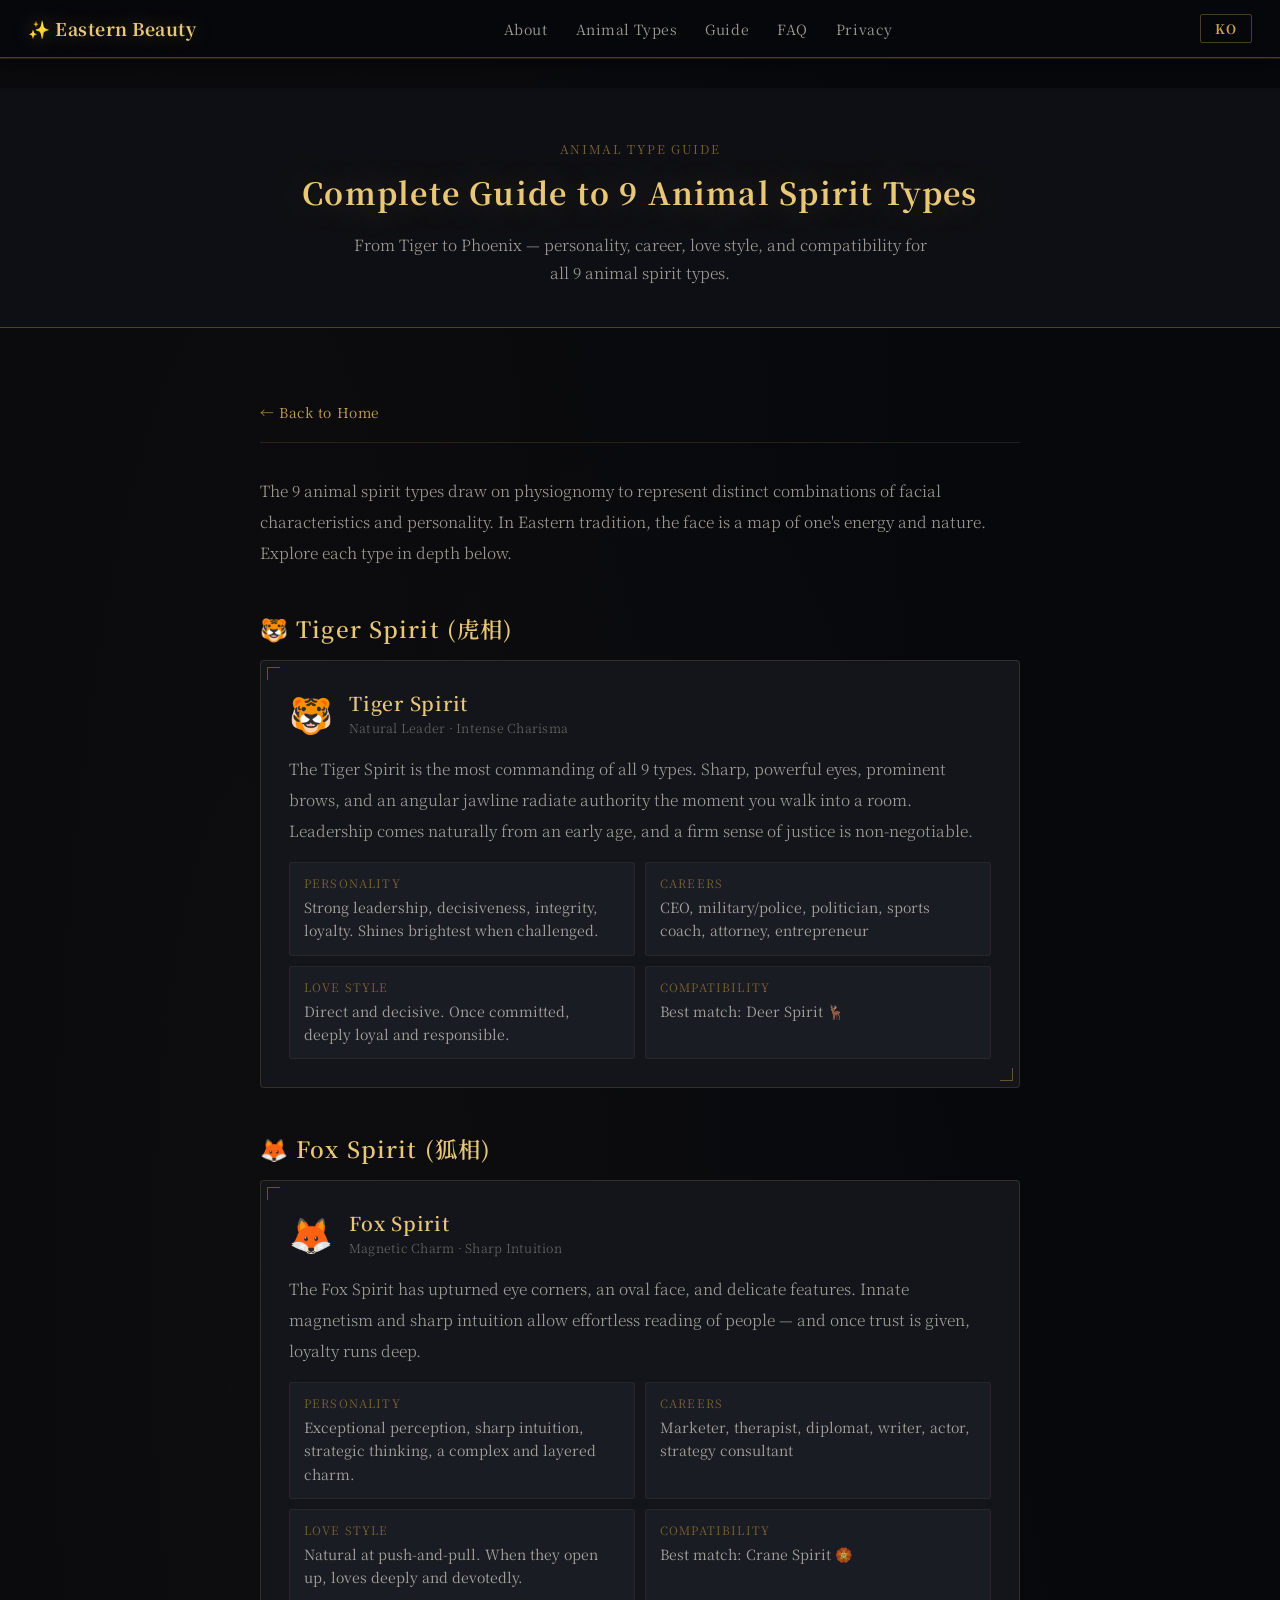
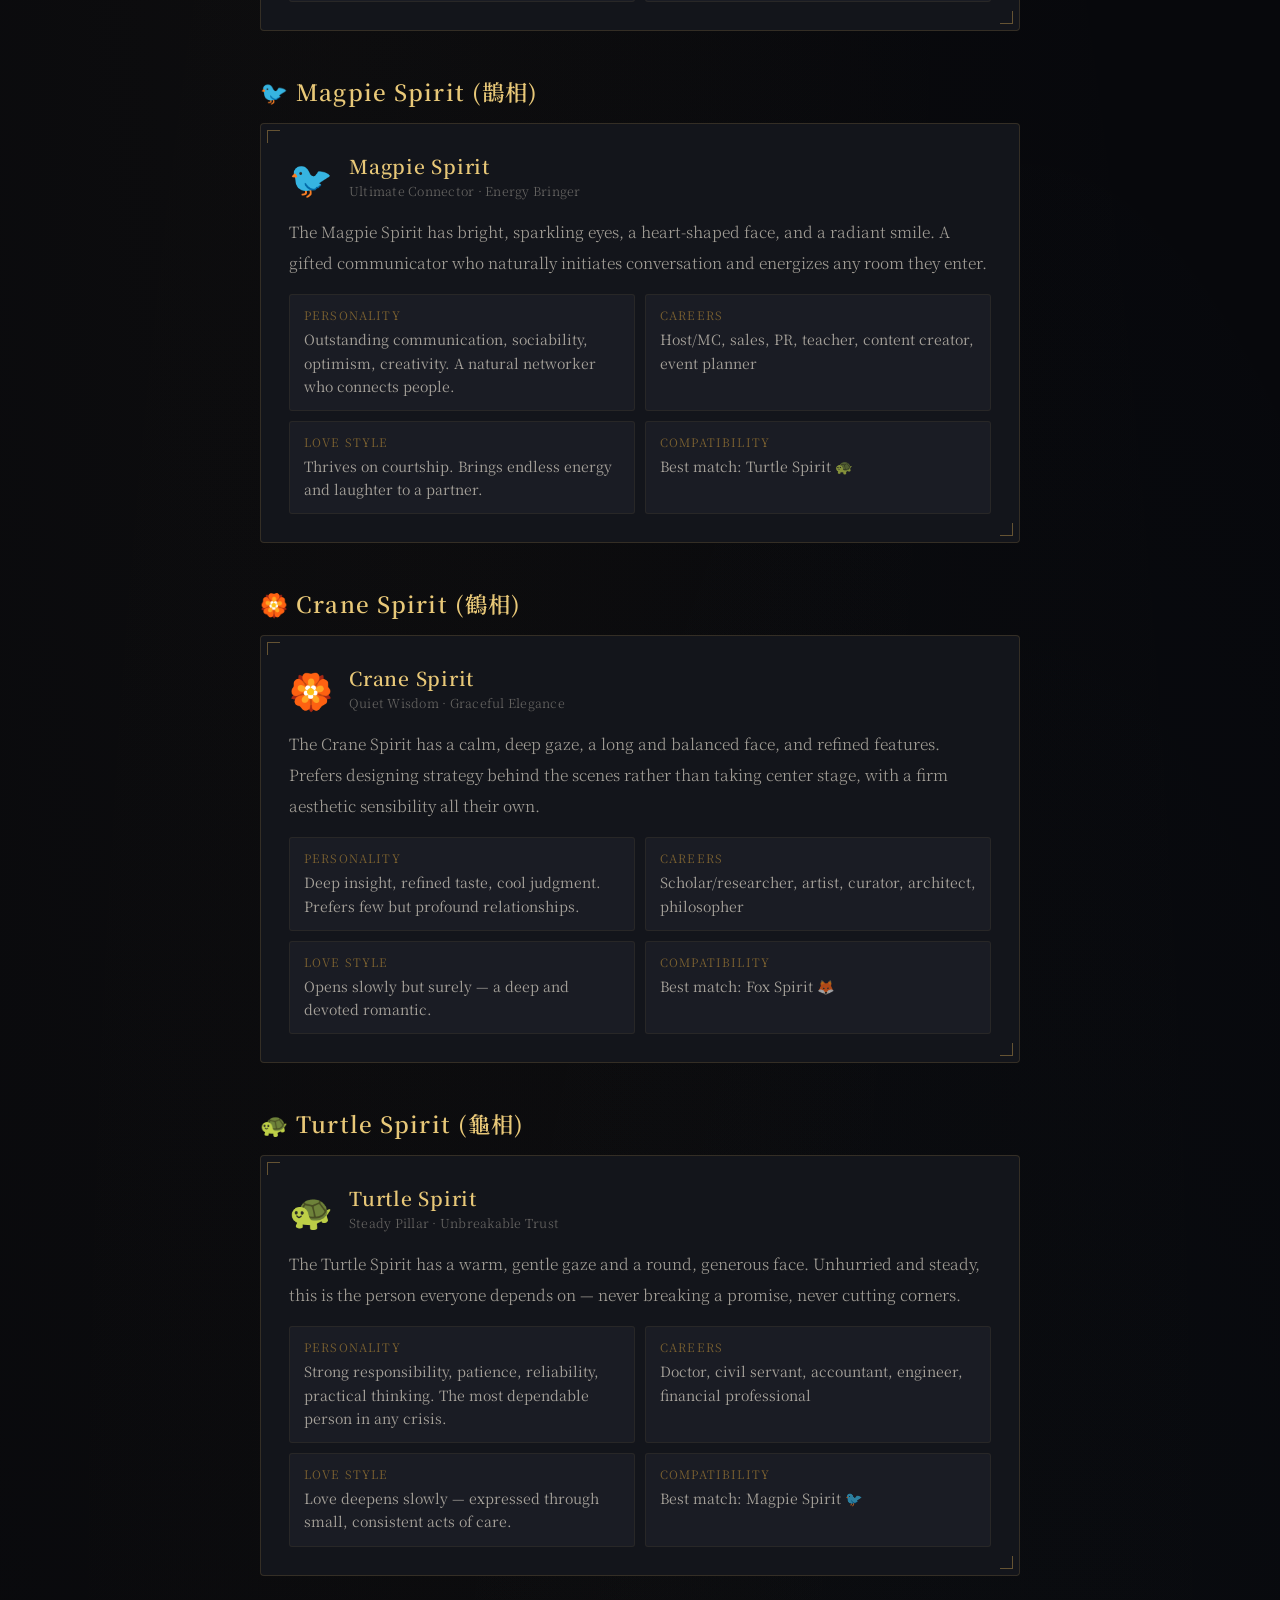
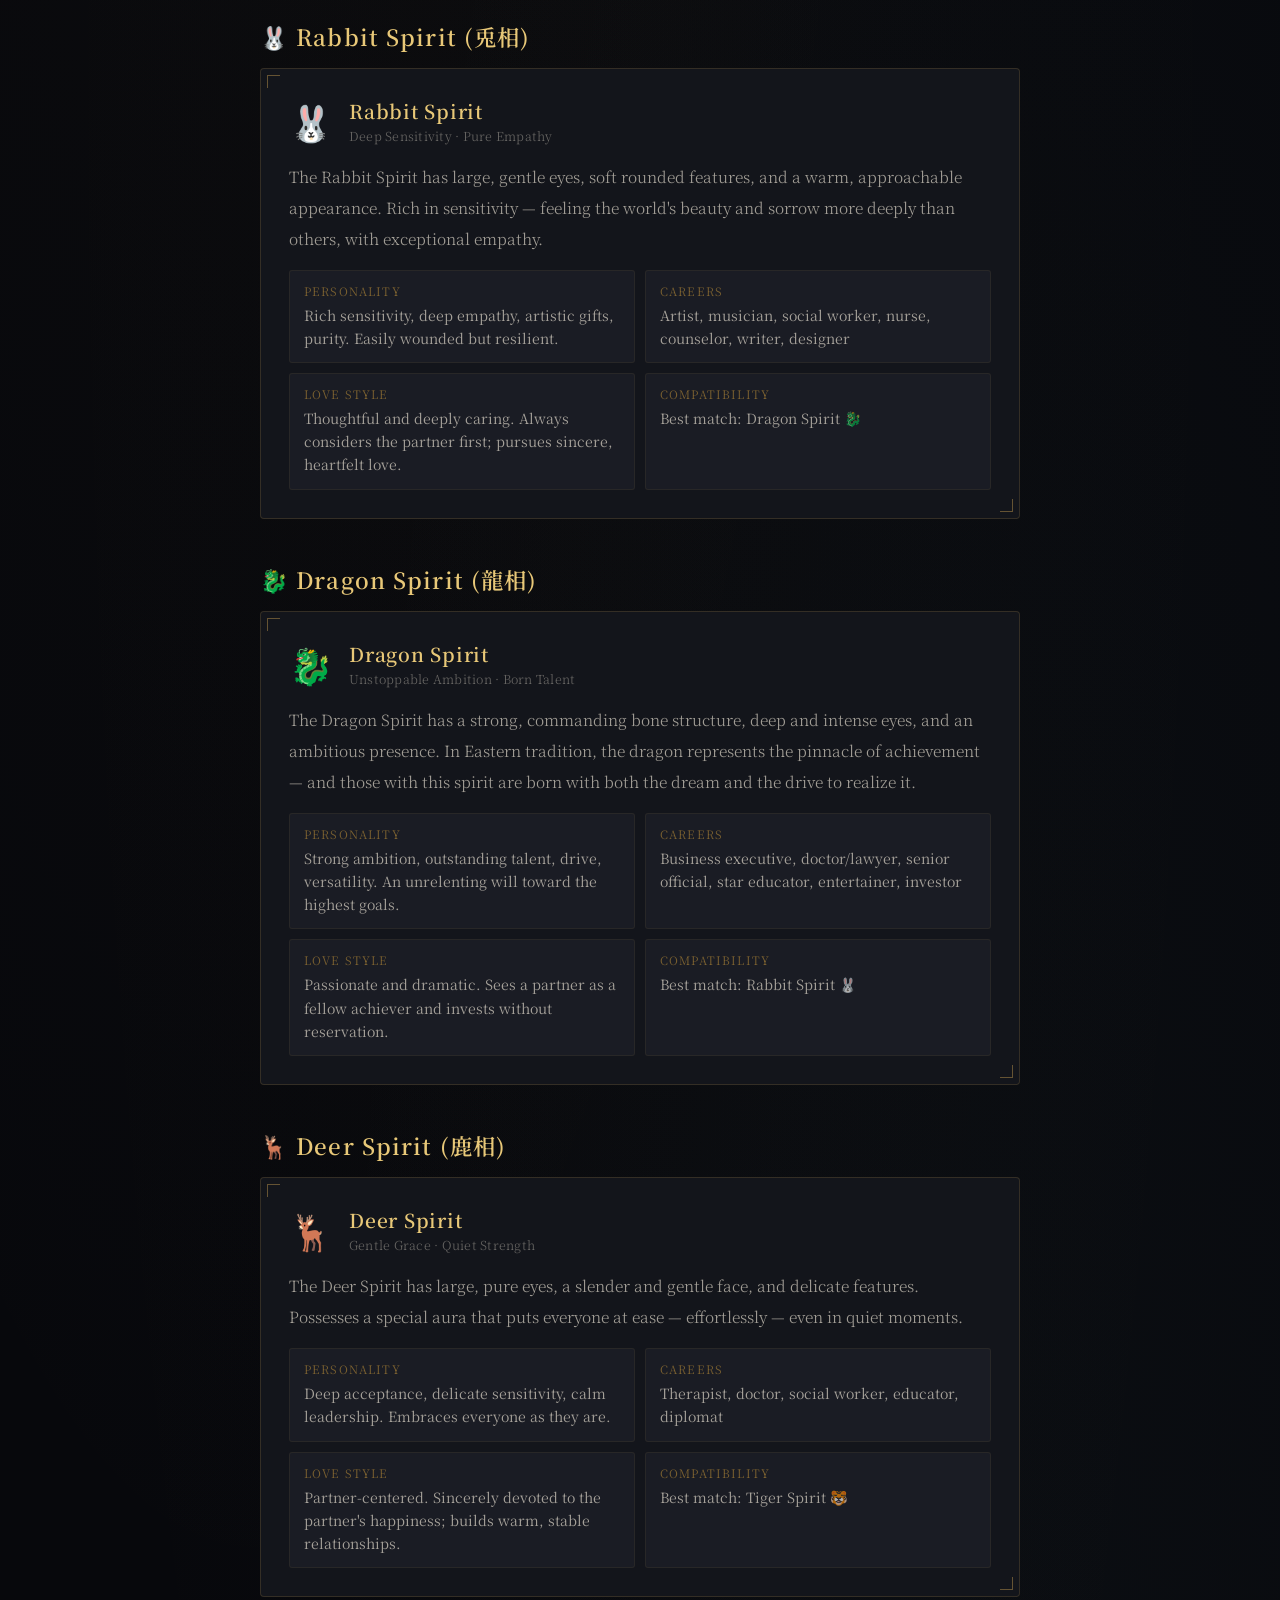
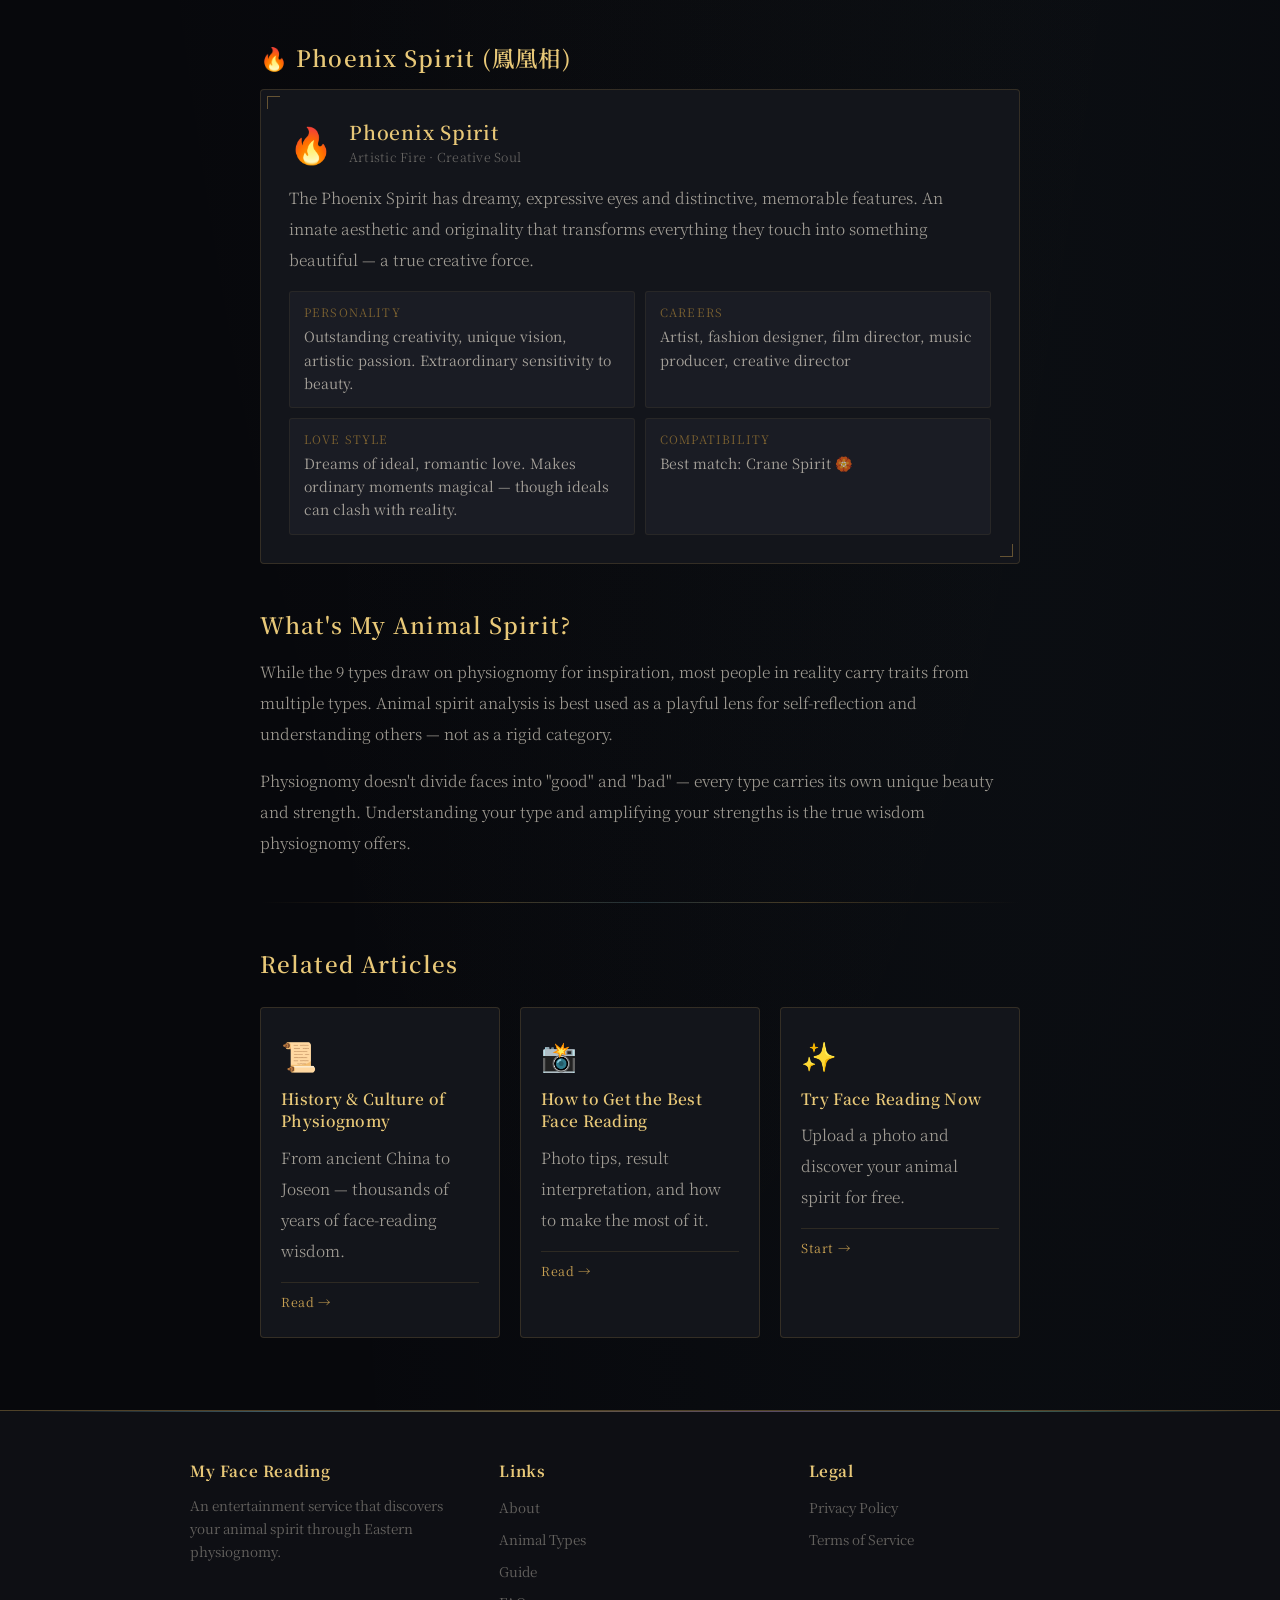
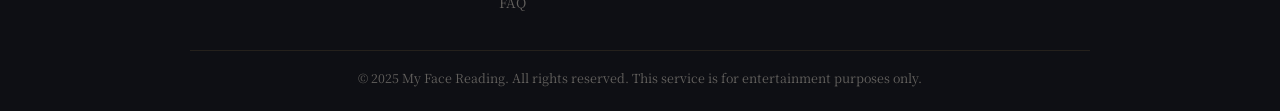
<file: article-animal-guide.html>
<!doctype html>
<html lang="ko" data-page="article-guide">
<head>
  <meta charset="UTF-8" />
  <meta name="viewport" content="width=device-width, initial-scale=1.0" />
  <title>9가지 동물상 완전 가이드 | 내 관상 동물상</title>
  <meta name="description" content="호랑이상, 여우상, 까치상, 학상, 거북상, 토끼상, 용상, 사슴상, 봉황상. 9가지 관상 동물상의 성격 특성, 추천 직업, 연애 스타일, 궁합을 완전히 정리했습니다." />
  <link rel="canonical" href="https://ai-test-d4dec.web.app/article-animal-guide.html" />
  <link rel="icon" href="/tiger_eye_glow.ico" type="image/x-icon" />
  <link rel="preconnect" href="https://fonts.googleapis.com" />
  <link rel="preconnect" href="https://fonts.gstatic.com" crossorigin />
  <link href="https://fonts.googleapis.com/css2?family=Noto+Serif+KR:wght@300;400;600;700&display=swap" rel="stylesheet" />
  <script type="application/ld+json">
  {
    "@context": "https://schema.org",
    "@type": "Article",
    "headline": "9가지 동물상 완전 가이드",
    "description": "9가지 관상 동물상(호랑이, 여우, 까치, 학, 거북, 토끼, 용, 사슴, 봉황)의 성격·직업·연애·궁합 완전 가이드.",
    "url": "https://ai-test-d4dec.web.app/article-animal-guide.html",
    "isPartOf": { "@type": "WebSite", "name": "내 관상 동물상", "url": "https://ai-test-d4dec.web.app/" },
    "inLanguage": ["ko","en"]
  }
  </script>
  <script>
    (function(){
      var l=localStorage.getItem('lang')||((navigator.language||'').startsWith('ko')?'ko':'en');
      document.documentElement.lang=l;
    })();
  </script>
  <script async src="https://www.googletagmanager.com/gtag/js?id=G-96NHE03ZGS"></script>
  <script>window.dataLayer=window.dataLayer||[];function gtag(){dataLayer.push(arguments);}gtag('js',new Date());gtag('config','G-96NHE03ZGS');</script>
  <meta name="google-adsense-account" content="ca-pub-2785113979236345">
  <script async src="https://pagead2.googlesyndication.com/pagead/js/adsbygoogle.js?client=ca-pub-2785113979236345" crossorigin="anonymous"></script>
  <link href='/style.css' rel='stylesheet'>
</head>
<body>

  <nav class="nav-bar">
    <a href="/" class="nav-logo" data-i18n="nav.logo">&#x1F52E; 내 관상 동물상</a>
    <div class="nav-links">
      <a href="/#about" data-i18n="nav.about">소개</a>
      <a href="/#types" data-i18n="nav.types">동물상 유형</a>
      <a href="/#articles" data-i18n="nav.guide">관상 가이드</a>
      <a href="/#faq" data-i18n="nav.faq">FAQ</a>
      <a href="privacy.html" data-i18n="nav.privacy">개인정보</a>
    </div>
    <button class="lang-toggle" id="langToggle">EN</button>
    <button class="nav-toggle" id="navToggle" aria-label="Menu">&#9776;</button>
  </nav>

  <div class="article-page">

    <div class="article-hero">
      <p class="article-meta" data-i18n="guide.meta">동물상 가이드</p>
      <h1 data-i18n="guide.title">9가지 동물상 완전 가이드</h1>
      <p class="article-desc" data-i18n="guide.desc">호랑이상부터 봉황상까지, 9가지 관상 동물상의 성격·직업·연애 스타일·궁합을 한 페이지에서 완전 정리합니다.</p>
    </div>

    <section class="content-section">
      <div class="article-body">
        <a href="/" class="back-link" data-i18n="article.back">&#8592; 메인으로 돌아가기</a>

        <p class="lang-ko">관상학에서 영감을 받아 탄생한 9가지 동물상은 각기 다른 얼굴 특징과 성격 유형을 대표합니다. 동양 관상학에서 얼굴은 단순한 외모가 아니라 그 사람의 기질과 에너지를 담은 지도라고 봅니다. 아래에서 각 동물상의 특성을 자세히 알아보세요.</p>
        <p class="lang-en">The 9 animal spirit types draw on physiognomy to represent distinct combinations of facial characteristics and personality. In Eastern tradition, the face is a map of one's energy and nature. Explore each type in depth below.</p>

        <!-- 호랑이상 / Tiger -->
        <h2>&#x1F42F; <span class="lang-ko">호랑이상 (虎相)</span><span class="lang-en">Tiger Spirit (虎相)</span></h2>
        <div class="animal-detail-card">
          <div class="animal-detail-header">
            <div class="animal-detail-emoji">&#x1F42F;</div>
            <div class="animal-detail-name">
              <span class="lang-ko">호랑이상<small>타고난 리더 · 강렬한 카리스마</small></span>
              <span class="lang-en">Tiger Spirit<small>Natural Leader · Intense Charisma</small></span>
            </div>
          </div>
          <p class="lang-ko">호랑이상은 9가지 동물상 중 가장 강렬한 존재감을 가진 유형입니다. 날카롭고 강한 눈매, 뚜렷한 눈썹, 각진 턱선이 특징으로, 방에 들어서는 순간 모든 시선을 사로잡는 타고난 카리스마를 지니고 있습니다. 어린 시절부터 리더 역할을 자연스럽게 맡게 되는 경우가 많으며, 불의에 타협하지 않는 강직한 성격을 가지고 있습니다.</p>
          <p class="lang-en">The Tiger Spirit is the most commanding of all 9 types. Sharp, powerful eyes, prominent brows, and an angular jawline radiate authority the moment you walk into a room. Leadership comes naturally from an early age, and a firm sense of justice is non-negotiable.</p>
          <div class="detail-grid">
            <div class="detail-item">
              <div class="detail-item-label lang-ko">성격 특성</div>
              <div class="detail-item-label lang-en">Personality</div>
              <div class="detail-item-value lang-ko">강한 리더십, 결단력, 정의감, 충성심. 도전적인 상황에서 오히려 빛을 발함</div>
              <div class="detail-item-value lang-en">Strong leadership, decisiveness, integrity, loyalty. Shines brightest when challenged.</div>
            </div>
            <div class="detail-item">
              <div class="detail-item-label lang-ko">추천 직업</div>
              <div class="detail-item-label lang-en">Careers</div>
              <div class="detail-item-value lang-ko">CEO, 군인·경찰, 정치인, 스포츠 감독, 변호사, 기업가</div>
              <div class="detail-item-value lang-en">CEO, military/police, politician, sports coach, attorney, entrepreneur</div>
            </div>
            <div class="detail-item">
              <div class="detail-item-label lang-ko">연애 스타일</div>
              <div class="detail-item-label lang-en">Love Style</div>
              <div class="detail-item-value lang-ko">직진형. 한번 결심하면 끝까지 책임지는 타입</div>
              <div class="detail-item-value lang-en">Direct and decisive. Once committed, deeply loyal and responsible.</div>
            </div>
            <div class="detail-item">
              <div class="detail-item-label lang-ko">궁합</div>
              <div class="detail-item-label lang-en">Compatibility</div>
              <div class="detail-item-value lang-ko">사슴상과 최고의 궁합 &#x1F98C;</div>
              <div class="detail-item-value lang-en">Best match: Deer Spirit &#x1F98C;</div>
            </div>
          </div>
        </div>

        <!-- 여우상 / Fox -->
        <h2>&#x1F98A; <span class="lang-ko">여우상 (狐相)</span><span class="lang-en">Fox Spirit (狐相)</span></h2>
        <div class="animal-detail-card">
          <div class="animal-detail-header">
            <div class="animal-detail-emoji">&#x1F98A;</div>
            <div class="animal-detail-name">
              <span class="lang-ko">여우상<small>매혹적인 매력 · 날카로운 직감</small></span>
              <span class="lang-en">Fox Spirit<small>Magnetic Charm · Sharp Intuition</small></span>
            </div>
          </div>
          <p class="lang-ko">여우상은 올라간 눈꼬리, 갸름한 얼굴형, 섬세한 이목구비가 특징입니다. 타고난 매력과 직감으로 사람의 마음을 꿰뚫어 보는 능력이 있으며, 깊이 신뢰하는 사람에게는 진심으로 헌신합니다.</p>
          <p class="lang-en">The Fox Spirit has upturned eye corners, an oval face, and delicate features. Innate magnetism and sharp intuition allow effortless reading of people — and once trust is given, loyalty runs deep.</p>
          <div class="detail-grid">
            <div class="detail-item">
              <div class="detail-item-label lang-ko">성격 특성</div>
              <div class="detail-item-label lang-en">Personality</div>
              <div class="detail-item-value lang-ko">탁월한 관찰력, 예리한 직감, 전략적 사고, 다층적인 내면의 매력</div>
              <div class="detail-item-value lang-en">Exceptional perception, sharp intuition, strategic thinking, a complex and layered charm.</div>
            </div>
            <div class="detail-item">
              <div class="detail-item-label lang-ko">추천 직업</div>
              <div class="detail-item-label lang-en">Careers</div>
              <div class="detail-item-value lang-ko">마케터, 심리상담사, 외교관, 작가, 배우, 전략 컨설턴트</div>
              <div class="detail-item-value lang-en">Marketer, therapist, diplomat, writer, actor, strategy consultant</div>
            </div>
            <div class="detail-item">
              <div class="detail-item-label lang-ko">연애 스타일</div>
              <div class="detail-item-label lang-en">Love Style</div>
              <div class="detail-item-value lang-ko">밀당의 달인. 마음을 열면 깊고 진한 사랑을 줌</div>
              <div class="detail-item-value lang-en">Natural at push-and-pull. When they open up, loves deeply and devotedly.</div>
            </div>
            <div class="detail-item">
              <div class="detail-item-label lang-ko">궁합</div>
              <div class="detail-item-label lang-en">Compatibility</div>
              <div class="detail-item-value lang-ko">학상과 최고의 궁합 &#x1F3F5;&#xFE0F;</div>
              <div class="detail-item-value lang-en">Best match: Crane Spirit &#x1F3F5;&#xFE0F;</div>
            </div>
          </div>
        </div>

        <!-- 까치상 / Magpie -->
        <h2>&#x1F426; <span class="lang-ko">까치상 (鵲相)</span><span class="lang-en">Magpie Spirit (鵲相)</span></h2>
        <div class="animal-detail-card">
          <div class="animal-detail-header">
            <div class="animal-detail-emoji">&#x1F426;</div>
            <div class="animal-detail-name">
              <span class="lang-ko">까치상<small>최고의 소통가 · 분위기 메이커</small></span>
              <span class="lang-en">Magpie Spirit<small>Ultimate Connector · Energy Bringer</small></span>
            </div>
          </div>
          <p class="lang-ko">까치상은 반짝이는 밝은 눈, 하트형 얼굴, 환한 미소가 특징입니다. 어디서든 먼저 대화를 시작하고 분위기를 띄우는 천재적인 소통 능력을 가지고 있습니다.</p>
          <p class="lang-en">The Magpie Spirit has bright, sparkling eyes, a heart-shaped face, and a radiant smile. A gifted communicator who naturally initiates conversation and energizes any room they enter.</p>
          <div class="detail-grid">
            <div class="detail-item">
              <div class="detail-item-label lang-ko">성격 특성</div>
              <div class="detail-item-label lang-en">Personality</div>
              <div class="detail-item-value lang-ko">뛰어난 소통력, 사교성, 낙천성, 창의성. 사람과 사람을 연결하는 네트워킹의 귀재</div>
              <div class="detail-item-value lang-en">Outstanding communication, sociability, optimism, creativity. A natural networker who connects people.</div>
            </div>
            <div class="detail-item">
              <div class="detail-item-label lang-ko">추천 직업</div>
              <div class="detail-item-label lang-en">Careers</div>
              <div class="detail-item-value lang-ko">MC·진행자, 영업직, PR, 교사, SNS 크리에이터, 이벤트 플래너</div>
              <div class="detail-item-value lang-en">Host/MC, sales, PR, teacher, content creator, event planner</div>
            </div>
            <div class="detail-item">
              <div class="detail-item-label lang-ko">연애 스타일</div>
              <div class="detail-item-label lang-en">Love Style</div>
              <div class="detail-item-value lang-ko">설레는 썸을 즐기는 타입. 밝고 활기찬 연애를 함</div>
              <div class="detail-item-value lang-en">Thrives on courtship. Brings endless energy and laughter to a partner.</div>
            </div>
            <div class="detail-item">
              <div class="detail-item-label lang-ko">궁합</div>
              <div class="detail-item-label lang-en">Compatibility</div>
              <div class="detail-item-value lang-ko">거북상과 최고의 궁합 &#x1F422;</div>
              <div class="detail-item-value lang-en">Best match: Turtle Spirit &#x1F422;</div>
            </div>
          </div>
        </div>

        <!-- 학상 / Crane -->
        <h2>&#x1F3F5;&#xFE0F; <span class="lang-ko">학상 (鶴相)</span><span class="lang-en">Crane Spirit (鶴相)</span></h2>
        <div class="animal-detail-card">
          <div class="animal-detail-header">
            <div class="animal-detail-emoji">&#x1F3F5;&#xFE0F;</div>
            <div class="animal-detail-name">
              <span class="lang-ko">학상<small>고요한 지혜 · 우아한 품격</small></span>
              <span class="lang-en">Crane Spirit<small>Quiet Wisdom · Graceful Elegance</small></span>
            </div>
          </div>
          <p class="lang-ko">학상은 차분하고 깊은 눈빛, 길고 균형 잡힌 얼굴형, 세련된 이목구비가 특징입니다. 화려하게 앞에 나서기보다 뒤에서 전체적인 방향을 설계하는 것을 선호하며, 자신만의 확고한 기준과 미학적 감각을 가지고 있습니다.</p>
          <p class="lang-en">The Crane Spirit has a calm, deep gaze, a long and balanced face, and refined features. Prefers designing strategy behind the scenes rather than taking center stage, with a firm aesthetic sensibility all their own.</p>
          <div class="detail-grid">
            <div class="detail-item">
              <div class="detail-item-label lang-ko">성격 특성</div>
              <div class="detail-item-label lang-en">Personality</div>
              <div class="detail-item-value lang-ko">깊은 통찰력, 세련된 취향, 냉철한 판단력. 소수와 깊이 있는 관계를 선호</div>
              <div class="detail-item-value lang-en">Deep insight, refined taste, cool judgment. Prefers few but profound relationships.</div>
            </div>
            <div class="detail-item">
              <div class="detail-item-label lang-ko">추천 직업</div>
              <div class="detail-item-label lang-en">Careers</div>
              <div class="detail-item-value lang-ko">학자·연구원, 예술가, 큐레이터, 건축가, 철학자</div>
              <div class="detail-item-value lang-en">Scholar/researcher, artist, curator, architect, philosopher</div>
            </div>
            <div class="detail-item">
              <div class="detail-item-label lang-ko">연애 스타일</div>
              <div class="detail-item-label lang-en">Love Style</div>
              <div class="detail-item-value lang-ko">느리지만 확실하게 마음을 여는 낭만주의자</div>
              <div class="detail-item-value lang-en">Opens slowly but surely — a deep and devoted romantic.</div>
            </div>
            <div class="detail-item">
              <div class="detail-item-label lang-ko">궁합</div>
              <div class="detail-item-label lang-en">Compatibility</div>
              <div class="detail-item-value lang-ko">여우상과 최고의 궁합 &#x1F98A;</div>
              <div class="detail-item-value lang-en">Best match: Fox Spirit &#x1F98A;</div>
            </div>
          </div>
        </div>

        <!-- 거북상 / Turtle -->
        <h2>&#x1F422; <span class="lang-ko">거북상 (龜相)</span><span class="lang-en">Turtle Spirit (龜相)</span></h2>
        <div class="animal-detail-card">
          <div class="animal-detail-header">
            <div class="animal-detail-emoji">&#x1F422;</div>
            <div class="animal-detail-name">
              <span class="lang-ko">거북상<small>든든한 기둥 · 한결같은 신뢰</small></span>
              <span class="lang-en">Turtle Spirit<small>Steady Pillar · Unbreakable Trust</small></span>
            </div>
          </div>
          <p class="lang-ko">거북상은 온화하고 따뜻한 눈빛, 둥글고 넉넉한 얼굴형이 특징입니다. 서두르지 않고 꾸준하게 자신의 길을 걸어가는 사람으로, 주변에서 가장 의지하는 존재입니다.</p>
          <p class="lang-en">The Turtle Spirit has a warm, gentle gaze and a round, generous face. Unhurried and steady, this is the person everyone depends on — never breaking a promise, never cutting corners.</p>
          <div class="detail-grid">
            <div class="detail-item">
              <div class="detail-item-label lang-ko">성격 특성</div>
              <div class="detail-item-label lang-en">Personality</div>
              <div class="detail-item-value lang-ko">강한 책임감, 인내심, 신뢰성, 실용적 사고. 위기 상황에서 가장 믿을 수 있는 존재</div>
              <div class="detail-item-value lang-en">Strong responsibility, patience, reliability, practical thinking. The most dependable person in any crisis.</div>
            </div>
            <div class="detail-item">
              <div class="detail-item-label lang-ko">추천 직업</div>
              <div class="detail-item-label lang-en">Careers</div>
              <div class="detail-item-value lang-ko">의사, 공무원, 회계사, 엔지니어, 금융 전문가</div>
              <div class="detail-item-value lang-en">Doctor, civil servant, accountant, engineer, financial professional</div>
            </div>
            <div class="detail-item">
              <div class="detail-item-label lang-ko">연애 스타일</div>
              <div class="detail-item-label lang-en">Love Style</div>
              <div class="detail-item-value lang-ko">천천히 깊어지는 사랑. 작은 배려로 사랑을 표현함</div>
              <div class="detail-item-value lang-en">Love deepens slowly — expressed through small, consistent acts of care.</div>
            </div>
            <div class="detail-item">
              <div class="detail-item-label lang-ko">궁합</div>
              <div class="detail-item-label lang-en">Compatibility</div>
              <div class="detail-item-value lang-ko">까치상과 최고의 궁합 &#x1F426;</div>
              <div class="detail-item-value lang-en">Best match: Magpie Spirit &#x1F426;</div>
            </div>
          </div>
        </div>

        <!-- 토끼상 / Rabbit -->
        <h2>&#x1F430; <span class="lang-ko">토끼상 (兎相)</span><span class="lang-en">Rabbit Spirit (兎相)</span></h2>
        <div class="animal-detail-card">
          <div class="animal-detail-header">
            <div class="animal-detail-emoji">&#x1F430;</div>
            <div class="animal-detail-name">
              <span class="lang-ko">토끼상<small>깊은 감수성 · 순수한 공감</small></span>
              <span class="lang-en">Rabbit Spirit<small>Deep Sensitivity · Pure Empathy</small></span>
            </div>
          </div>
          <p class="lang-ko">토끼상은 크고 부드러운 눈, 둥글고 사랑스러운 이목구비, 온화한 인상이 특징입니다. 감수성이 풍부하여 세상의 아름다움과 슬픔을 누구보다 깊이 느끼며, 타인에 대한 공감 능력이 뛰어납니다.</p>
          <p class="lang-en">The Rabbit Spirit has large, gentle eyes, soft rounded features, and a warm, approachable appearance. Rich in sensitivity — feeling the world's beauty and sorrow more deeply than others, with exceptional empathy.</p>
          <div class="detail-grid">
            <div class="detail-item">
              <div class="detail-item-label lang-ko">성격 특성</div>
              <div class="detail-item-label lang-en">Personality</div>
              <div class="detail-item-value lang-ko">풍부한 감수성, 깊은 공감력, 예술적 재능, 순수함</div>
              <div class="detail-item-value lang-en">Rich sensitivity, deep empathy, artistic gifts, purity. Easily wounded but resilient.</div>
            </div>
            <div class="detail-item">
              <div class="detail-item-label lang-ko">추천 직업</div>
              <div class="detail-item-label lang-en">Careers</div>
              <div class="detail-item-value lang-ko">예술가, 음악가, 사회복지사, 간호사, 상담사, 작가, 디자이너</div>
              <div class="detail-item-value lang-en">Artist, musician, social worker, nurse, counselor, writer, designer</div>
            </div>
            <div class="detail-item">
              <div class="detail-item-label lang-ko">연애 스타일</div>
              <div class="detail-item-label lang-en">Love Style</div>
              <div class="detail-item-value lang-ko">세심하고 배려 깊은 연애. 진지하고 감동적인 사랑을 추구</div>
              <div class="detail-item-value lang-en">Thoughtful and deeply caring. Always considers the partner first; pursues sincere, heartfelt love.</div>
            </div>
            <div class="detail-item">
              <div class="detail-item-label lang-ko">궁합</div>
              <div class="detail-item-label lang-en">Compatibility</div>
              <div class="detail-item-value lang-ko">용상과 최고의 궁합 &#x1F409;</div>
              <div class="detail-item-value lang-en">Best match: Dragon Spirit &#x1F409;</div>
            </div>
          </div>
        </div>

        <!-- 용상 / Dragon -->
        <h2>&#x1F409; <span class="lang-ko">용상 (龍相)</span><span class="lang-en">Dragon Spirit (龍相)</span></h2>
        <div class="animal-detail-card">
          <div class="animal-detail-header">
            <div class="animal-detail-emoji">&#x1F409;</div>
            <div class="animal-detail-name">
              <span class="lang-ko">용상<small>멈출 수 없는 야망 · 타고난 재능</small></span>
              <span class="lang-en">Dragon Spirit<small>Unstoppable Ambition · Born Talent</small></span>
            </div>
          </div>
          <p class="lang-ko">용상은 강하고 관록 있는 골격, 깊고 강렬한 눈빛, 도전적인 인상이 특징입니다. 동양 문화에서 용은 최고의 권위와 성공을 상징하는 존재로, 용상을 가진 사람은 큰 꿈과 그것을 실현할 능력을 동시에 타고났다고 봅니다.</p>
          <p class="lang-en">The Dragon Spirit has a strong, commanding bone structure, deep and intense eyes, and an ambitious presence. In Eastern tradition, the dragon represents the pinnacle of achievement — and those with this spirit are born with both the dream and the drive to realize it.</p>
          <div class="detail-grid">
            <div class="detail-item">
              <div class="detail-item-label lang-ko">성격 특성</div>
              <div class="detail-item-label lang-en">Personality</div>
              <div class="detail-item-value lang-ko">강한 야망, 탁월한 재능, 추진력, 다재다능함. 높은 목표를 향해 포기하지 않는 의지</div>
              <div class="detail-item-value lang-en">Strong ambition, outstanding talent, drive, versatility. An unrelenting will toward the highest goals.</div>
            </div>
            <div class="detail-item">
              <div class="detail-item-label lang-ko">추천 직업</div>
              <div class="detail-item-label lang-en">Careers</div>
              <div class="detail-item-value lang-ko">기업 경영자, 의사·변호사, 고위 공직자, 스타 강사, 연예인, 투자가</div>
              <div class="detail-item-value lang-en">Business executive, doctor/lawyer, senior official, star educator, entertainer, investor</div>
            </div>
            <div class="detail-item">
              <div class="detail-item-label lang-ko">연애 스타일</div>
              <div class="detail-item-label lang-en">Love Style</div>
              <div class="detail-item-value lang-ko">열정적이고 드라마틱한 연애. 파트너를 성장 동반자로 여김</div>
              <div class="detail-item-value lang-en">Passionate and dramatic. Sees a partner as a fellow achiever and invests without reservation.</div>
            </div>
            <div class="detail-item">
              <div class="detail-item-label lang-ko">궁합</div>
              <div class="detail-item-label lang-en">Compatibility</div>
              <div class="detail-item-value lang-ko">토끼상과 최고의 궁합 &#x1F430;</div>
              <div class="detail-item-value lang-en">Best match: Rabbit Spirit &#x1F430;</div>
            </div>
          </div>
        </div>

        <!-- 사슴상 / Deer -->
        <h2>&#x1F98C; <span class="lang-ko">사슴상 (鹿相)</span><span class="lang-en">Deer Spirit (鹿相)</span></h2>
        <div class="animal-detail-card">
          <div class="animal-detail-header">
            <div class="animal-detail-emoji">&#x1F98C;</div>
            <div class="animal-detail-name">
              <span class="lang-ko">사슴상<small>부드러운 우아함 · 조용한 힘</small></span>
              <span class="lang-en">Deer Spirit<small>Gentle Grace · Quiet Strength</small></span>
            </div>
          </div>
          <p class="lang-ko">사슴상은 크고 순수한 눈, 갸름하고 온화한 얼굴형, 섬세한 이목구비가 특징입니다. 조용한 분위기에서도 사람들을 자연스럽게 편안하게 만드는 특별한 아우라를 가지고 있습니다.</p>
          <p class="lang-en">The Deer Spirit has large, pure eyes, a slender and gentle face, and delicate features. Possesses a special aura that puts everyone at ease — effortlessly — even in quiet moments.</p>
          <div class="detail-grid">
            <div class="detail-item">
              <div class="detail-item-label lang-ko">성격 특성</div>
              <div class="detail-item-label lang-en">Personality</div>
              <div class="detail-item-value lang-ko">깊은 포용력, 섬세한 감수성, 차분한 리더십. 상대를 있는 그대로 받아들임</div>
              <div class="detail-item-value lang-en">Deep acceptance, delicate sensitivity, calm leadership. Embraces everyone as they are.</div>
            </div>
            <div class="detail-item">
              <div class="detail-item-label lang-ko">추천 직업</div>
              <div class="detail-item-label lang-en">Careers</div>
              <div class="detail-item-value lang-ko">심리상담사, 의사, 사회복지사, 교육자, 외교관</div>
              <div class="detail-item-value lang-en">Therapist, doctor, social worker, educator, diplomat</div>
            </div>
            <div class="detail-item">
              <div class="detail-item-label lang-ko">연애 스타일</div>
              <div class="detail-item-label lang-en">Love Style</div>
              <div class="detail-item-value lang-ko">상대방 중심의 사랑. 안정적이고 따뜻한 관계를 만들어감</div>
              <div class="detail-item-value lang-en">Partner-centered. Sincerely devoted to the partner's happiness; builds warm, stable relationships.</div>
            </div>
            <div class="detail-item">
              <div class="detail-item-label lang-ko">궁합</div>
              <div class="detail-item-label lang-en">Compatibility</div>
              <div class="detail-item-value lang-ko">호랑이상과 최고의 궁합 &#x1F42F;</div>
              <div class="detail-item-value lang-en">Best match: Tiger Spirit &#x1F42F;</div>
            </div>
          </div>
        </div>

        <!-- 봉황상 / Phoenix -->
        <h2>&#x1F525; <span class="lang-ko">봉황상 (鳳凰相)</span><span class="lang-en">Phoenix Spirit (鳳凰相)</span></h2>
        <div class="animal-detail-card">
          <div class="animal-detail-header">
            <div class="animal-detail-emoji">&#x1F525;</div>
            <div class="animal-detail-name">
              <span class="lang-ko">봉황상<small>예술적 열정 · 창조적 영혼</small></span>
              <span class="lang-en">Phoenix Spirit<small>Artistic Fire · Creative Soul</small></span>
            </div>
          </div>
          <p class="lang-ko">봉황상은 몽환적이고 표현력이 풍부한 눈, 독특하고 기억에 남는 이목구비가 특징입니다. 손대는 모든 것을 아름답게 변환시키는 타고난 미적 감각과 독창성을 가지고 있습니다.</p>
          <p class="lang-en">The Phoenix Spirit has dreamy, expressive eyes and distinctive, memorable features. An innate aesthetic and originality that transforms everything they touch into something beautiful — a true creative force.</p>
          <div class="detail-grid">
            <div class="detail-item">
              <div class="detail-item-label lang-ko">성격 특성</div>
              <div class="detail-item-label lang-en">Personality</div>
              <div class="detail-item-value lang-ko">탁월한 창의성, 독창적인 시각, 예술적 열정. 아름다움에 대한 높은 감수성</div>
              <div class="detail-item-value lang-en">Outstanding creativity, unique vision, artistic passion. Extraordinary sensitivity to beauty.</div>
            </div>
            <div class="detail-item">
              <div class="detail-item-label lang-ko">추천 직업</div>
              <div class="detail-item-label lang-en">Careers</div>
              <div class="detail-item-value lang-ko">예술가, 패션 디자이너, 영화감독, 음악 프로듀서, 크리에이티브 디렉터</div>
              <div class="detail-item-value lang-en">Artist, fashion designer, film director, music producer, creative director</div>
            </div>
            <div class="detail-item">
              <div class="detail-item-label lang-ko">연애 스타일</div>
              <div class="detail-item-label lang-en">Love Style</div>
              <div class="detail-item-value lang-ko">이상적이고 낭만적인 사랑을 꿈꿈. 일상을 특별하게 만드는 감성적인 파트너</div>
              <div class="detail-item-value lang-en">Dreams of ideal, romantic love. Makes ordinary moments magical — though ideals can clash with reality.</div>
            </div>
            <div class="detail-item">
              <div class="detail-item-label lang-ko">궁합</div>
              <div class="detail-item-label lang-en">Compatibility</div>
              <div class="detail-item-value lang-ko">학상과 최고의 궁합 &#x1F3F5;&#xFE0F;</div>
              <div class="detail-item-value lang-en">Best match: Crane Spirit &#x1F3F5;&#xFE0F;</div>
            </div>
          </div>
        </div>

        <!-- Closing -->
        <h2 class="lang-ko">나의 동물상은 무엇일까?</h2>
        <h2 class="lang-en">What's My Animal Spirit?</h2>
        <div class="lang-ko">
          <p>9가지 동물상은 관상학에서 영감을 받았지만, 현실에서는 대부분의 사람이 두 가지 이상의 동물상 특징을 복합적으로 가지고 있습니다. 동물상 분석은 어디까지나 자신을 재미있게 돌아보고 타인을 이해하는 계기로 활용하는 것이 좋습니다.</p>
          <p>관상학에서는 좋은 상과 나쁜 상이 있는 것이 아니라, 각각의 상이 가진 고유한 기질과 잠재력이 있다고 봅니다. 자신의 동물상 특징을 이해하고 강점을 극대화하는 것이 관상학이 전하는 진정한 지혜입니다.</p>
        </div>
        <div class="lang-en">
          <p>While the 9 types draw on physiognomy for inspiration, most people in reality carry traits from multiple types. Animal spirit analysis is best used as a playful lens for self-reflection and understanding others — not as a rigid category.</p>
          <p>Physiognomy doesn't divide faces into "good" and "bad" — every type carries its own unique beauty and strength. Understanding your type and amplifying your strengths is the true wisdom physiognomy offers.</p>
        </div>

        <div class="article-divider"></div>

        <h2 data-i18n="article.related">관련 아티클</h2>
        <div class="article-cards">
          <a href="article-physiognomy.html" class="article-card">
            <div class="article-card-icon">&#x1F4DC;</div>
            <div class="article-card-title lang-ko">관상학의 역사와 문화</div>
            <div class="article-card-title lang-en">History & Culture of Physiognomy</div>
            <p class="article-card-desc lang-ko">동양 관상학의 기원부터 조선시대까지, 수천 년의 역사와 핵심 원리.</p>
            <p class="article-card-desc lang-en">From ancient China to Joseon — thousands of years of face-reading wisdom.</p>
            <span class="article-card-tag lang-ko">읽기 &#8594;</span>
            <span class="article-card-tag lang-en">Read &#8594;</span>
          </a>
          <a href="article-tips.html" class="article-card">
            <div class="article-card-icon">&#x1F4F8;</div>
            <div class="article-card-title lang-ko">관상 분석 잘 받는 법</div>
            <div class="article-card-title lang-en">How to Get the Best Face Reading</div>
            <p class="article-card-desc lang-ko">올바른 사진 촬영법부터 결과 해석과 활용법까지.</p>
            <p class="article-card-desc lang-en">Photo tips, result interpretation, and how to make the most of it.</p>
            <span class="article-card-tag lang-ko">읽기 &#8594;</span>
            <span class="article-card-tag lang-en">Read &#8594;</span>
          </a>
          <a href="/#try" class="article-card">
            <div class="article-card-icon">&#x2728;</div>
            <div class="article-card-title lang-ko">지금 바로 관상 분석하기</div>
            <div class="article-card-title lang-en">Try Face Reading Now</div>
            <p class="article-card-desc lang-ko">사진 한 장으로 나의 동물상을 무료로 분석해 보세요.</p>
            <p class="article-card-desc lang-en">Upload a photo and discover your animal spirit for free.</p>
            <span class="article-card-tag lang-ko">시작하기 &#8594;</span>
            <span class="article-card-tag lang-en">Start &#8594;</span>
          </a>
        </div>
      </div>
    </section>

  </div>

  <footer class="site-footer">
    <div class="footer-inner" style="grid-template-columns: repeat(3, 1fr)">
      <div class="footer-col">
        <h4 data-i18n="footer.brand">내 관상 동물상</h4>
        <p data-i18n="footer.brand.desc">동양 관상학으로 내 얼굴의 동물상을 알아보는 엔터테인먼트 서비스입니다.</p>
      </div>
      <div class="footer-col">
        <h4 data-i18n="footer.links">링크</h4>
        <ul>
          <li><a href="/#about" data-i18n="nav.about">소개</a></li>
          <li><a href="/#types" data-i18n="nav.types">동물상 유형</a></li>
          <li><a href="/#articles" data-i18n="nav.guide">관상 가이드</a></li>
          <li><a href="/#faq" data-i18n="nav.faq">FAQ</a></li>
        </ul>
      </div>
      <div class="footer-col">
        <h4 data-i18n="footer.legal">법적 고지</h4>
        <ul>
          <li><a href="privacy.html" data-i18n="footer.privacy">개인정보처리방침</a></li>
          <li><a href="terms.html" data-i18n="footer.terms">이용약관</a></li>
        </ul>
      </div>
    </div>
    <div class="footer-bottom">
      <p data-i18n="footer.copyright">&copy; 2025 내 관상 동물상. All rights reserved.</p>
    </div>
  </footer>

  <script src="/i18n.js"></script>
  <script>
    document.getElementById('navToggle').addEventListener('click', function() {
      document.querySelector('.nav-links').classList.toggle('open');
    });
  </script>
</body>
</html>
</file>
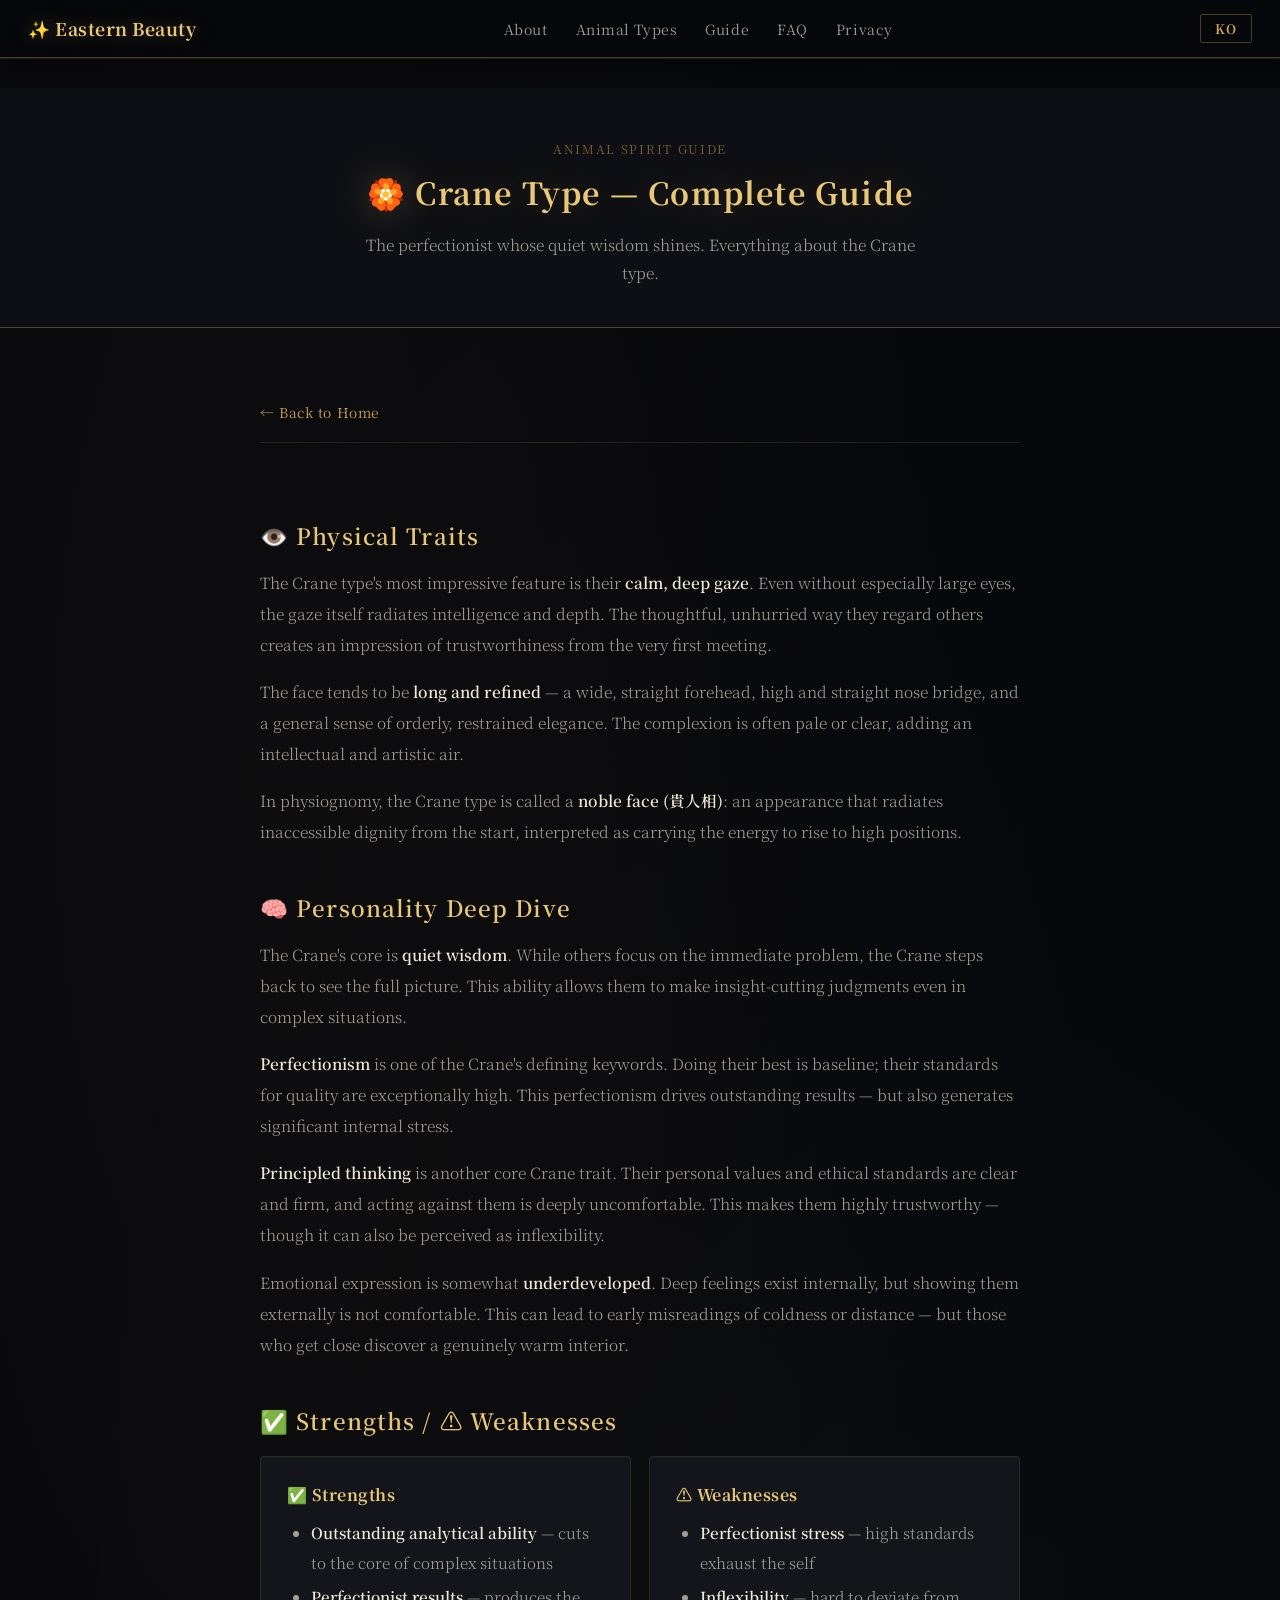
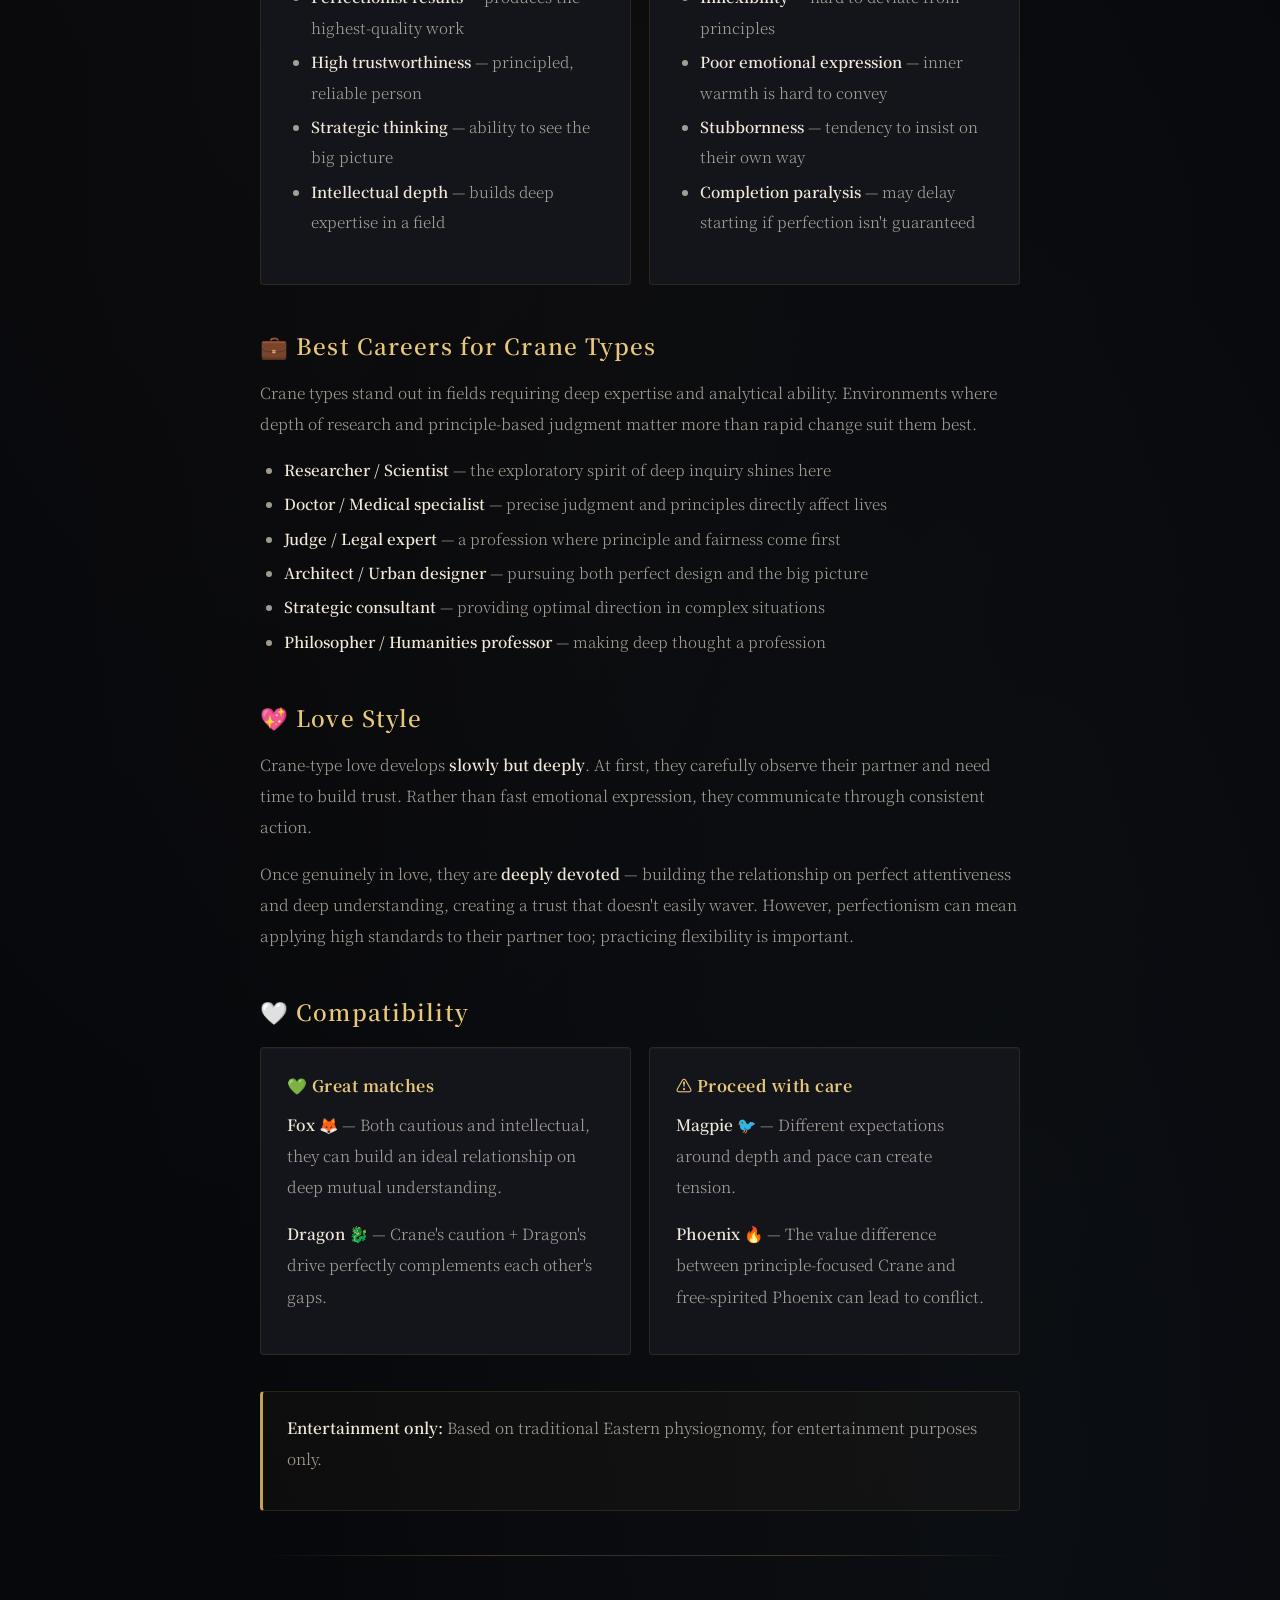
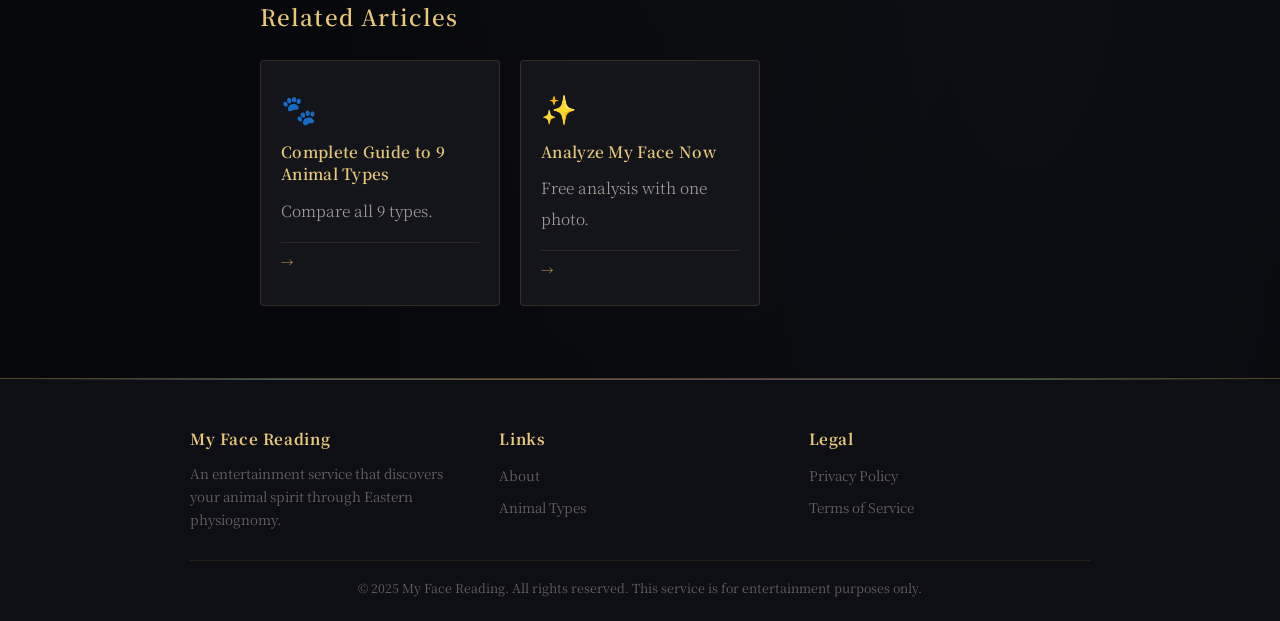
<file: article-crane.html>
<!doctype html>
<html lang="ko" data-page="article-crane">
<head>
  <meta charset="UTF-8" />
  <meta name="viewport" content="width=device-width, initial-scale=1.0" />
  <title>학상 완전 분석 — 성격·직업·연애·궁합 | 내 관상 동물상</title>
  <meta name="description" content="학상의 외모 특징, 성격 완전 분석, 추천 직업, 연애 스타일, 궁합까지 총정리. 고요한 지혜와 완벽주의를 가진 학상에 대해 알아보세요." />
  <link rel="canonical" href="https://ai-test-d4dec.web.app/article-crane.html" />
  <link rel="icon" href="/tiger_eye_glow.ico" type="image/x-icon" />
  <link rel="preconnect" href="https://fonts.googleapis.com" />
  <link rel="preconnect" href="https://fonts.gstatic.com" crossorigin />
  <link href="https://fonts.googleapis.com/css2?family=Noto+Serif+KR:wght@300;400;600;700&display=swap" rel="stylesheet" />
  <script type="application/ld+json">
  {"@context":"https://schema.org","@type":"Article","headline":"학상 완전 분석 — 성격·직업·연애·궁합","description":"학상의 외모 특징, 성격, 직업, 연애 스타일, 궁합 완전 가이드.","url":"https://ai-test-d4dec.web.app/article-crane.html","isPartOf":{"@type":"WebSite","name":"내 관상 동물상","url":"https://ai-test-d4dec.web.app/"},"inLanguage":["ko","en"]}
  </script>
  <script>(function(){var l=localStorage.getItem('lang')||((navigator.language||'').startsWith('ko')?'ko':'en');document.documentElement.lang=l;})();</script>
  <script async src="https://www.googletagmanager.com/gtag/js?id=G-96NHE03ZGS"></script>
  <script>window.dataLayer=window.dataLayer||[];function gtag(){dataLayer.push(arguments);}gtag('js',new Date());gtag('config','G-96NHE03ZGS');</script>
  <meta name="google-adsense-account" content="ca-pub-2785113979236345">
  <script async src="https://pagead2.googlesyndication.com/pagead/js/adsbygoogle.js?client=ca-pub-2785113979236345" crossorigin="anonymous"></script>
  <link href='/style.css' rel='stylesheet'>
</head>
<body>
  <nav class="nav-bar">
    <a href="/" class="nav-logo" data-i18n="nav.logo">&#x1F52E; 내 관상 동물상</a>
    <div class="nav-links">
      <a href="/#about" data-i18n="nav.about">소개</a>
      <a href="/#types" data-i18n="nav.types">동물상 유형</a>
      <a href="/#articles" data-i18n="nav.guide">관상 가이드</a>
      <a href="/#faq" data-i18n="nav.faq">FAQ</a>
      <a href="privacy.html" data-i18n="nav.privacy">개인정보</a>
    </div>
    <button class="lang-toggle" id="langToggle">EN</button>
    <button class="nav-toggle" id="navToggle" aria-label="Menu">&#9776;</button>
  </nav>

  <div class="article-page">
    <div class="article-hero">
      <p class="article-meta lang-ko">동물상 가이드</p>
      <p class="article-meta lang-en">Animal Spirit Guide</p>
      <h1 class="lang-ko">&#x1F3F5;&#xFE0F; 학상 완전 분석</h1>
      <h1 class="lang-en">&#x1F3F5;&#xFE0F; Crane Type — Complete Guide</h1>
      <p class="article-desc lang-ko">고요한 지혜가 빛나는 완벽주의자. 학상의 모든 것을 파헤칩니다.</p>
      <p class="article-desc lang-en">The perfectionist whose quiet wisdom shines. Everything about the Crane type.</p>
    </div>

    <section class="content-section">
      <div class="article-body">
        <a href="/" class="back-link" data-i18n="article.back">&#8592; 메인으로 돌아가기</a>

        <h2 class="lang-ko">&#x1F441;&#xFE0F; 외모 특징</h2>
        <h2 class="lang-en">&#x1F441;&#xFE0F; Physical Traits</h2>
        <div class="lang-ko">
          <p>학상의 가장 인상적인 특징은 <strong>차분하고 깊은 눈빛</strong>입니다. 눈이 크지 않더라도 눈빛 자체에서 지성과 깊이가 느껴지는 것이 학상의 특징입니다. 상대방을 쉽게 판단하지 않고 신중하게 바라보는 듯한 눈빛은 처음 만나는 사람에게 '믿을 수 있는 사람'이라는 인상을 줍니다.</p>
          <p>얼굴형은 <strong>길고 세련된 편</strong>입니다. 이마가 넓고 반듯하며, 콧대가 높고 곧게 뻗어 있습니다. 전체적으로 이목구비가 단정하고 정리된 느낌이 있으며, 보는 사람에게 절제된 우아함을 느끼게 합니다. 피부가 창백하거나 맑은 경우가 많아 지적이고 예술적인 분위기를 풍깁니다.</p>
          <p>관상학에서 학상은 <strong>귀인의 상(貴人相)</strong>이라고 불립니다. 외모에서부터 범접하기 어려운 품격이 느껴지며, 높은 자리에 오를 기운을 가지고 있다고 해석됩니다.</p>
        </div>
        <div class="lang-en">
          <p>The Crane type's most impressive feature is their <strong>calm, deep gaze</strong>. Even without especially large eyes, the gaze itself radiates intelligence and depth. The thoughtful, unhurried way they regard others creates an impression of trustworthiness from the very first meeting.</p>
          <p>The face tends to be <strong>long and refined</strong> — a wide, straight forehead, high and straight nose bridge, and a general sense of orderly, restrained elegance. The complexion is often pale or clear, adding an intellectual and artistic air.</p>
          <p>In physiognomy, the Crane type is called a <strong>noble face (貴人相)</strong>: an appearance that radiates inaccessible dignity from the start, interpreted as carrying the energy to rise to high positions.</p>
        </div>

        <h2 class="lang-ko">&#x1F9E0; 성격 완전 분석</h2>
        <h2 class="lang-en">&#x1F9E0; Personality Deep Dive</h2>
        <div class="lang-ko">
          <p>학상의 핵심은 <strong>고요한 지혜</strong>입니다. 다른 사람들이 당장의 문제에 집중할 때, 학상은 한 발 물러서서 전체 구도를 바라보는 능력을 가지고 있습니다. 이 능력 덕분에 복잡한 상황에서도 핵심을 꿰뚫는 판단을 내릴 수 있습니다.</p>
          <p><strong>완벽주의</strong>는 학상을 설명하는 가장 중요한 키워드 중 하나입니다. 자신이 맡은 일에서 최선을 다하는 것은 기본이고, 결과물의 질에 대한 기준이 매우 높습니다. 이 완벽주의는 탁월한 성과의 원동력이지만, 동시에 스트레스의 원인이 되기도 합니다.</p>
          <p><strong>원칙주의</strong>도 학상의 중요한 특성입니다. 자신만의 가치관과 윤리 기준이 명확하며, 이에 어긋나는 행동을 하는 것을 매우 싫어합니다. 이 원칙주의는 학상을 신뢰할 수 있는 사람으로 만들지만, 때로는 융통성이 없다는 평가를 받기도 합니다.</p>
          <p>감정 표현은 다소 <strong>서툰 편</strong>입니다. 내면에 깊은 감정이 있어도 그것을 겉으로 드러내는 것을 편하게 여기지 않습니다. 이 때문에 처음에는 냉정하거나 거리감이 있는 사람으로 오해받을 수 있지만, 가까워지면 매우 따뜻한 내면을 가지고 있음을 알게 됩니다.</p>
        </div>
        <div class="lang-en">
          <p>The Crane's core is <strong>quiet wisdom</strong>. While others focus on the immediate problem, the Crane steps back to see the full picture. This ability allows them to make insight-cutting judgments even in complex situations.</p>
          <p><strong>Perfectionism</strong> is one of the Crane's defining keywords. Doing their best is baseline; their standards for quality are exceptionally high. This perfectionism drives outstanding results — but also generates significant internal stress.</p>
          <p><strong>Principled thinking</strong> is another core Crane trait. Their personal values and ethical standards are clear and firm, and acting against them is deeply uncomfortable. This makes them highly trustworthy — though it can also be perceived as inflexibility.</p>
          <p>Emotional expression is somewhat <strong>underdeveloped</strong>. Deep feelings exist internally, but showing them externally is not comfortable. This can lead to early misreadings of coldness or distance — but those who get close discover a genuinely warm interior.</p>
        </div>

        <h2 class="lang-ko">&#x2705; 강점 / &#x26A0;&#xFE0F; 약점</h2>
        <h2 class="lang-en">&#x2705; Strengths / &#x26A0;&#xFE0F; Weaknesses</h2>
        <div class="lang-ko">
          <div class="knowledge-grid">
            <div class="knowledge-card">
              <h4>&#x2705; 강점</h4>
              <ul>
                <li><strong>탁월한 분석력</strong> — 복잡한 상황에서 핵심을 꿰뚫음</li>
                <li><strong>완벽주의적 성과</strong> — 맡은 일에서 최고의 결과물을 만듦</li>
                <li><strong>높은 신뢰도</strong> — 원칙을 지키는 믿을 수 있는 사람</li>
                <li><strong>전략적 사고</strong> — 큰 그림을 보는 능력</li>
                <li><strong>지적 깊이</strong> — 한 분야에서 깊이 있는 전문성 구축</li>
              </ul>
            </div>
            <div class="knowledge-card">
              <h4>&#x26A0;&#xFE0F; 약점</h4>
              <ul>
                <li><strong>완벽주의 스트레스</strong> — 높은 기준이 자신을 지치게 함</li>
                <li><strong>융통성 부족</strong> — 원칙에서 벗어나기 어려움</li>
                <li><strong>감정 표현 서툶</strong> — 내면의 따뜻함을 전달하기 어려움</li>
                <li><strong>고집스러움</strong> — 자신의 방식을 고수하는 경향</li>
                <li><strong>완결주의</strong> — 완벽하지 않으면 시작을 미루기도 함</li>
              </ul>
            </div>
          </div>
        </div>
        <div class="lang-en">
          <div class="knowledge-grid">
            <div class="knowledge-card">
              <h4>&#x2705; Strengths</h4>
              <ul>
                <li><strong>Outstanding analytical ability</strong> — cuts to the core of complex situations</li>
                <li><strong>Perfectionist results</strong> — produces the highest-quality work</li>
                <li><strong>High trustworthiness</strong> — principled, reliable person</li>
                <li><strong>Strategic thinking</strong> — ability to see the big picture</li>
                <li><strong>Intellectual depth</strong> — builds deep expertise in a field</li>
              </ul>
            </div>
            <div class="knowledge-card">
              <h4>&#x26A0;&#xFE0F; Weaknesses</h4>
              <ul>
                <li><strong>Perfectionist stress</strong> — high standards exhaust the self</li>
                <li><strong>Inflexibility</strong> — hard to deviate from principles</li>
                <li><strong>Poor emotional expression</strong> — inner warmth is hard to convey</li>
                <li><strong>Stubbornness</strong> — tendency to insist on their own way</li>
                <li><strong>Completion paralysis</strong> — may delay starting if perfection isn't guaranteed</li>
              </ul>
            </div>
          </div>
        </div>

        <h2 class="lang-ko">&#x1F4BC; 학상 추천 직업</h2>
        <h2 class="lang-en">&#x1F4BC; Best Careers for Crane Types</h2>
        <div class="lang-ko">
          <p>학상은 깊은 전문성과 분석 능력이 요구되는 분야에서 두각을 나타냅니다. 빠른 변화보다는 깊이 있는 연구와 원칙에 기반한 판단이 중요한 환경이 적합합니다.</p>
          <ul>
            <li><strong>연구원 / 과학자</strong> — 깊이 파고드는 탐구 정신이 빛나는 분야</li>
            <li><strong>의사 / 전문 의료인</strong> — 정확한 판단과 원칙이 생명과 직결</li>
            <li><strong>판사 / 법학 전문가</strong> — 원칙과 공정함을 최우선으로 하는 직업</li>
            <li><strong>건축가 / 도시 설계자</strong> — 완벽한 설계와 큰 그림을 동시에 추구</li>
            <li><strong>전략 컨설턴트</strong> — 복잡한 상황에서 최적의 방향 제시</li>
            <li><strong>철학자 / 인문학 교수</strong> — 깊이 있는 사유를 직업으로 삼음</li>
          </ul>
        </div>
        <div class="lang-en">
          <p>Crane types stand out in fields requiring deep expertise and analytical ability. Environments where depth of research and principle-based judgment matter more than rapid change suit them best.</p>
          <ul>
            <li><strong>Researcher / Scientist</strong> — the exploratory spirit of deep inquiry shines here</li>
            <li><strong>Doctor / Medical specialist</strong> — precise judgment and principles directly affect lives</li>
            <li><strong>Judge / Legal expert</strong> — a profession where principle and fairness come first</li>
            <li><strong>Architect / Urban designer</strong> — pursuing both perfect design and the big picture</li>
            <li><strong>Strategic consultant</strong> — providing optimal direction in complex situations</li>
            <li><strong>Philosopher / Humanities professor</strong> — making deep thought a profession</li>
          </ul>
        </div>

        <h2 class="lang-ko">&#x1F496; 연애 스타일</h2>
        <h2 class="lang-en">&#x1F496; Love Style</h2>
        <div class="lang-ko">
          <p>학상의 연애는 <strong>느리지만 깊게</strong> 발전합니다. 처음에는 신중하게 상대방을 관찰하며 신뢰를 쌓는 시간이 필요합니다. 빠른 감정 표현보다는 꾸준한 행동으로 마음을 전합니다.</p>
          <p>한번 진심으로 연애를 시작하면 <strong>매우 헌신적</strong>입니다. 상대방에 대한 완벽한 배려와 깊은 이해를 바탕으로 관계를 쌓아가며, 쉽게 변하지 않는 깊은 신뢰를 만들어 갑니다. 다만 완벽주의로 인해 상대방에게도 높은 기준을 요구할 수 있어, 유연하게 받아들이는 연습이 필요합니다.</p>
        </div>
        <div class="lang-en">
          <p>Crane-type love develops <strong>slowly but deeply</strong>. At first, they carefully observe their partner and need time to build trust. Rather than fast emotional expression, they communicate through consistent action.</p>
          <p>Once genuinely in love, they are <strong>deeply devoted</strong> — building the relationship on perfect attentiveness and deep understanding, creating a trust that doesn't easily waver. However, perfectionism can mean applying high standards to their partner too; practicing flexibility is important.</p>
        </div>

        <h2 class="lang-ko">&#x1F90D; 궁합</h2>
        <h2 class="lang-en">&#x1F90D; Compatibility</h2>
        <div class="lang-ko">
          <div class="knowledge-grid">
            <div class="knowledge-card">
              <h4>&#x1F49A; 잘 맞는 동물상</h4>
              <p><strong>여우상 &#x1F98A;</strong> — 두 유형 모두 신중하고 지적이어서 깊은 이해를 바탕으로 한 이상적인 관계를 만들 수 있습니다.</p>
              <p><strong>용상 &#x1F409;</strong> — 학상의 신중함과 용상의 추진력이 만나면 서로의 부족한 점을 완벽하게 보완합니다.</p>
            </div>
            <div class="knowledge-card">
              <h4>&#x26A0;&#xFE0F; 주의가 필요한 동물상</h4>
              <p><strong>까치상 &#x1F426;</strong> — 깊이와 속도에서 서로 다른 기대를 가질 수 있습니다.</p>
              <p><strong>봉황상 &#x1F525;</strong> — 원칙을 중시하는 학상과 자유로운 봉황상 사이의 가치관 차이가 갈등이 될 수 있습니다.</p>
            </div>
          </div>
        </div>
        <div class="lang-en">
          <div class="knowledge-grid">
            <div class="knowledge-card">
              <h4>&#x1F49A; Great matches</h4>
              <p><strong>Fox &#x1F98A;</strong> — Both cautious and intellectual, they can build an ideal relationship on deep mutual understanding.</p>
              <p><strong>Dragon &#x1F409;</strong> — Crane's caution + Dragon's drive perfectly complements each other's gaps.</p>
            </div>
            <div class="knowledge-card">
              <h4>&#x26A0;&#xFE0F; Proceed with care</h4>
              <p><strong>Magpie &#x1F426;</strong> — Different expectations around depth and pace can create tension.</p>
              <p><strong>Phoenix &#x1F525;</strong> — The value difference between principle-focused Crane and free-spirited Phoenix can lead to conflict.</p>
            </div>
          </div>
        </div>

        <div class="disclaimer-box">
          <p class="lang-ko"><strong>엔터테인먼트 목적:</strong> 본 내용은 동양 관상학의 전통적 해석을 바탕으로 한 엔터테인먼트 콘텐츠입니다.</p>
          <p class="lang-en"><strong>Entertainment only:</strong> Based on traditional Eastern physiognomy, for entertainment purposes only.</p>
        </div>

        <div class="article-divider"></div>
        <h2 data-i18n="article.related">관련 아티클</h2>
        <div class="article-cards">
          <a href="article-animal-guide.html" class="article-card">
            <div class="article-card-icon">&#x1F43E;</div>
            <div class="article-card-title lang-ko">9가지 동물상 완전 가이드</div>
            <div class="article-card-title lang-en">Complete Guide to 9 Animal Types</div>
            <p class="article-card-desc lang-ko">모든 동물상 비교.</p>
            <p class="article-card-desc lang-en">Compare all 9 types.</p>
            <span class="article-card-tag">&#8594;</span>
          </a>
          <a href="/#try" class="article-card">
            <div class="article-card-icon">&#x2728;</div>
            <div class="article-card-title lang-ko">지금 내 관상 분석하기</div>
            <div class="article-card-title lang-en">Analyze My Face Now</div>
            <p class="article-card-desc lang-ko">사진 한 장으로 무료 분석.</p>
            <p class="article-card-desc lang-en">Free analysis with one photo.</p>
            <span class="article-card-tag">&#8594;</span>
          </a>
        </div>
      </div>
    </section>
  </div>

  <footer class="site-footer">
    <div class="footer-inner" style="grid-template-columns: repeat(3, 1fr)">
      <div class="footer-col"><h4 data-i18n="footer.brand">내 관상 동물상</h4><p data-i18n="footer.brand.desc">동양 관상학으로 내 얼굴의 동물상을 알아보는 엔터테인먼트 서비스입니다.</p></div>
      <div class="footer-col"><h4 data-i18n="footer.links">링크</h4><ul><li><a href="/#about" data-i18n="nav.about">소개</a></li><li><a href="/#types" data-i18n="nav.types">동물상 유형</a></li></ul></div>
      <div class="footer-col"><h4 data-i18n="footer.legal">법적 고지</h4><ul><li><a href="privacy.html" data-i18n="footer.privacy">개인정보처리방침</a></li><li><a href="terms.html" data-i18n="footer.terms">이용약관</a></li></ul></div>
    </div>
    <div class="footer-bottom"><p data-i18n="footer.copyright">&copy; 2025 내 관상 동물상. All rights reserved.</p></div>
  </footer>
  <script src="/i18n.js"></script>
  <script>document.getElementById('navToggle').addEventListener('click',function(){document.querySelector('.nav-links').classList.toggle('open');});</script>
</body>
</html>
</file>
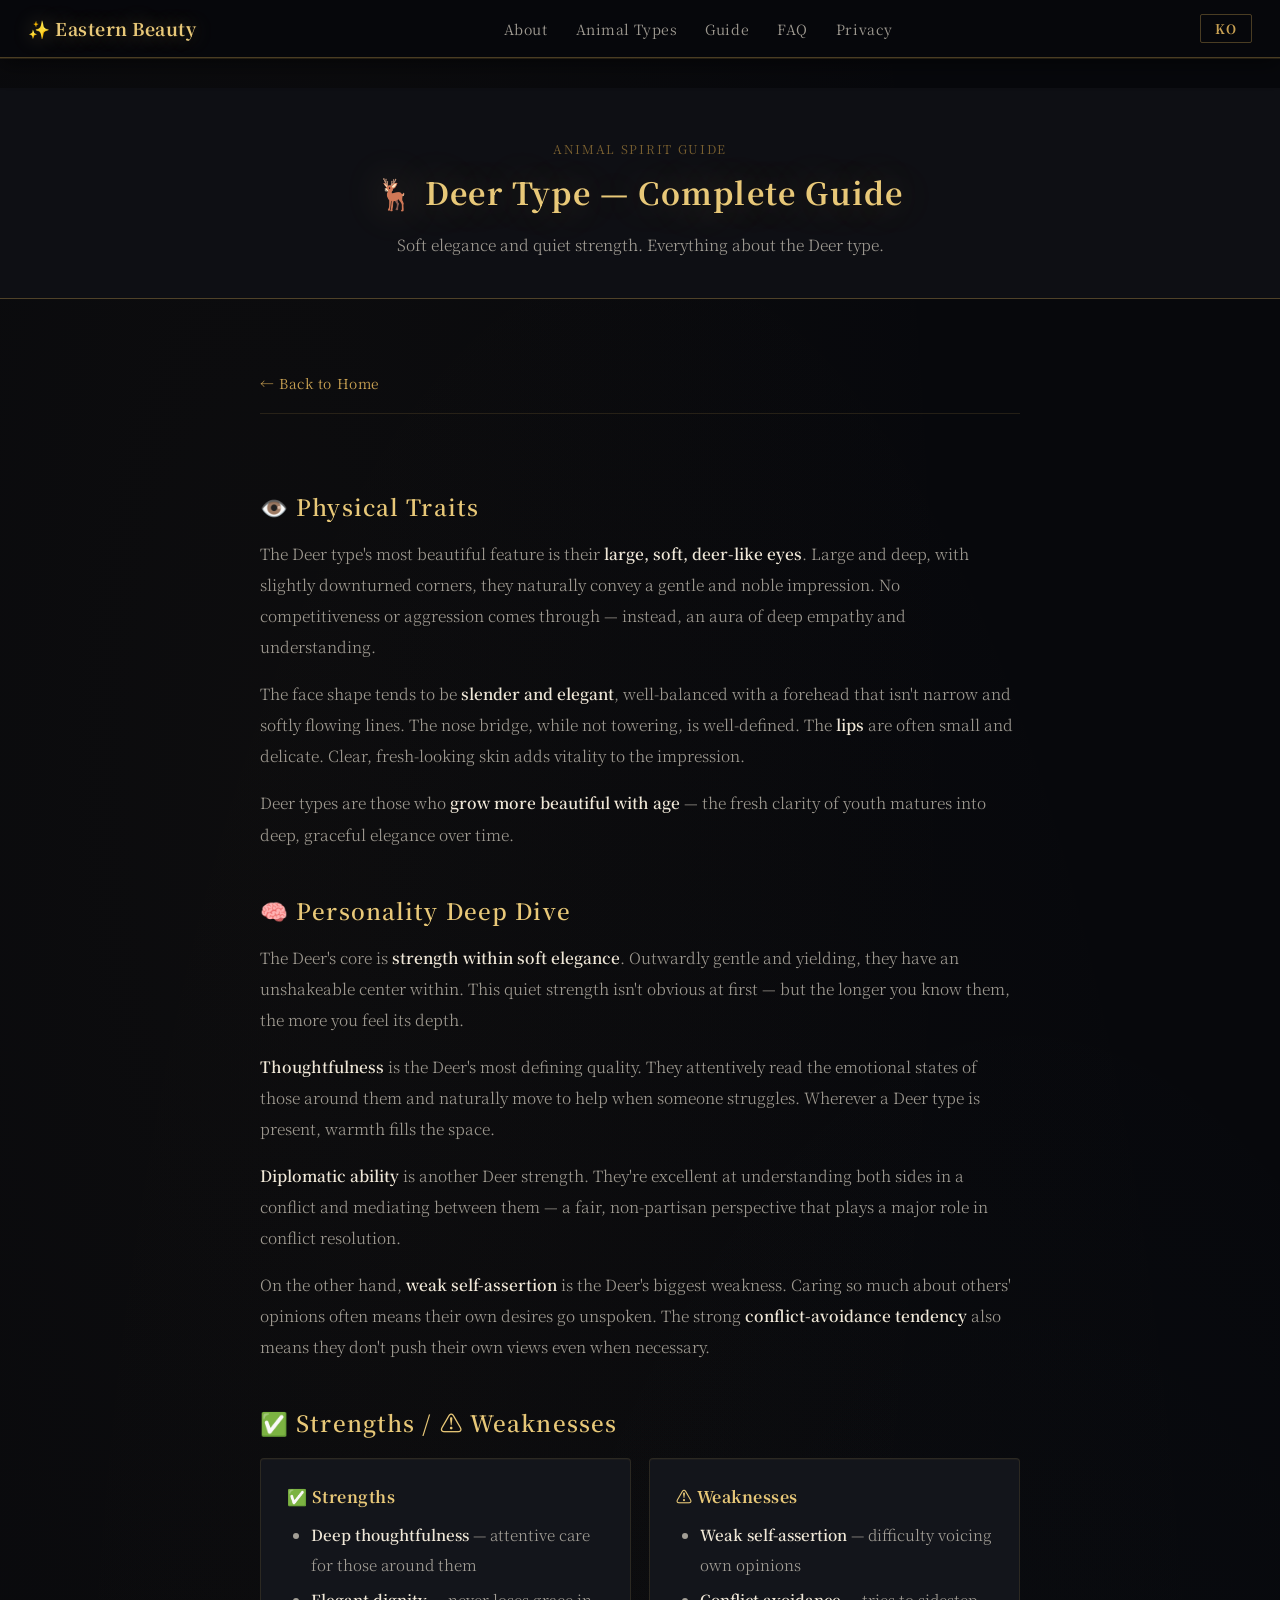
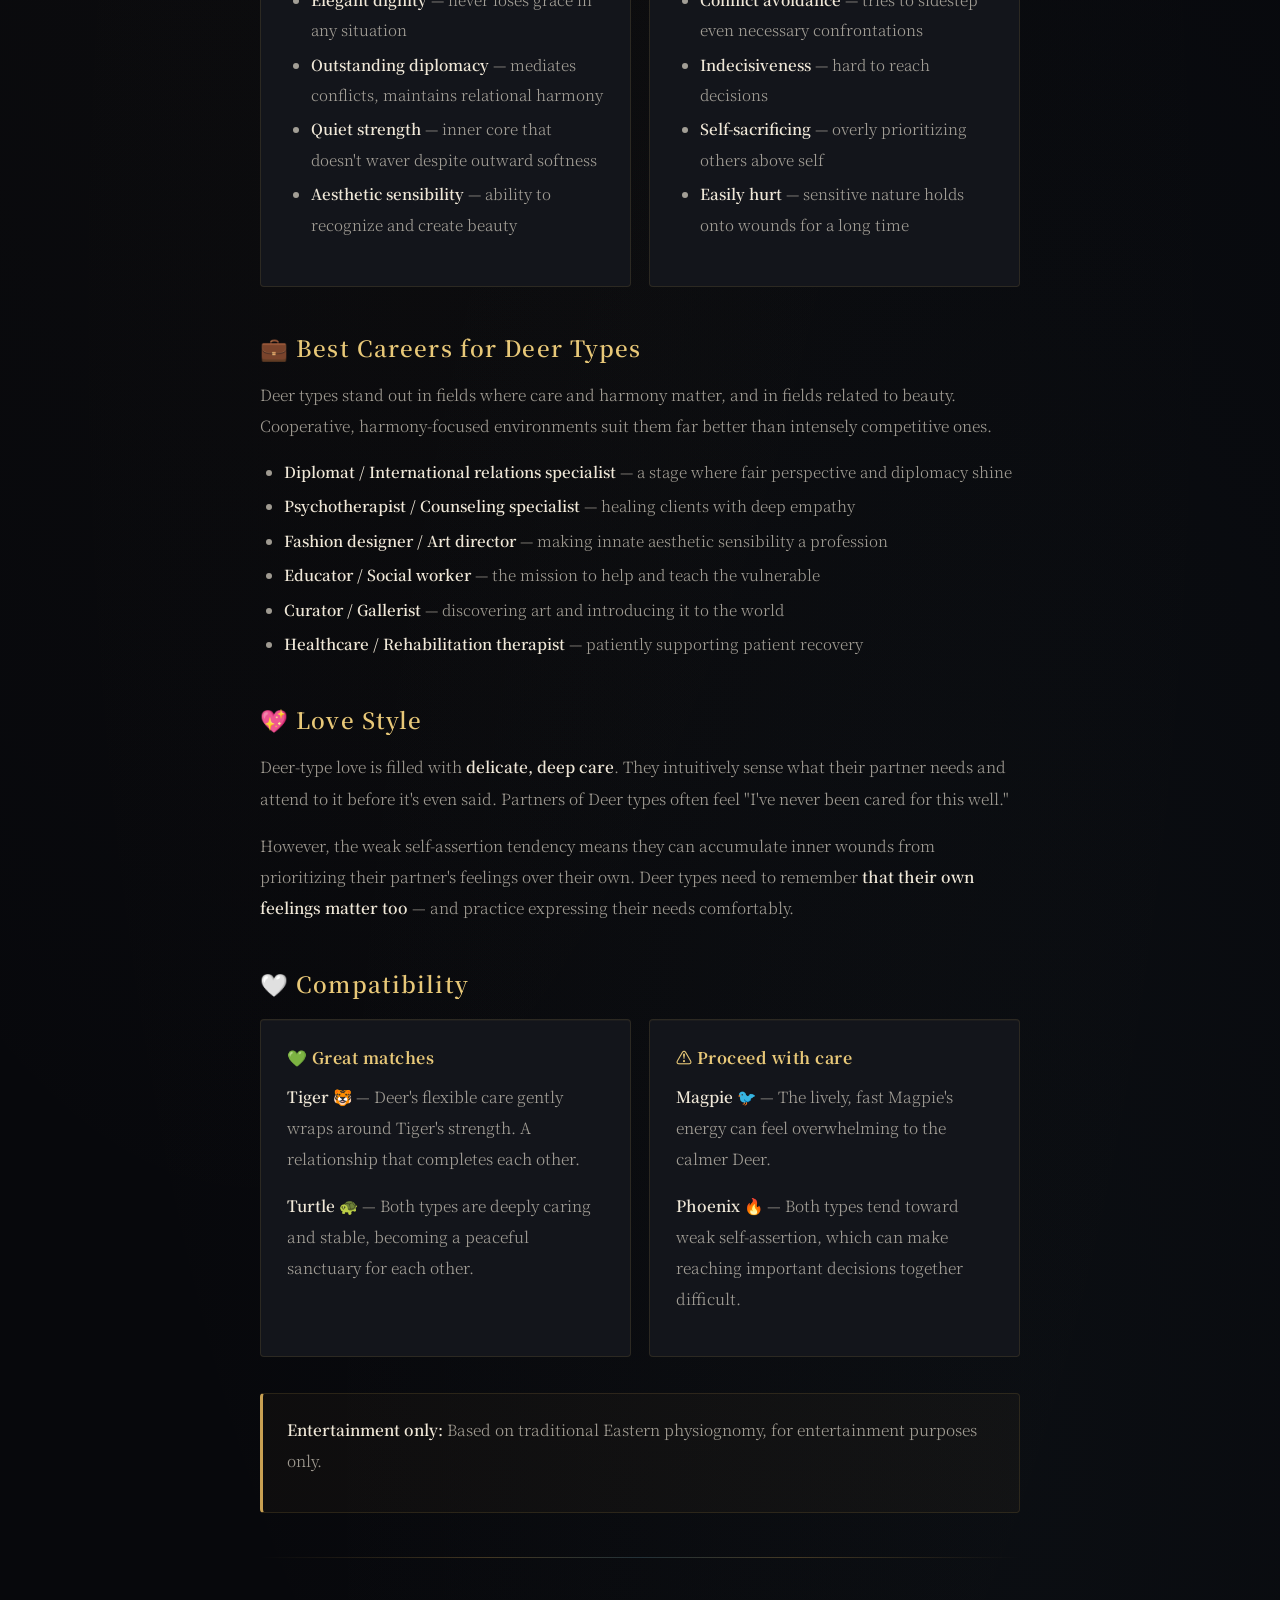
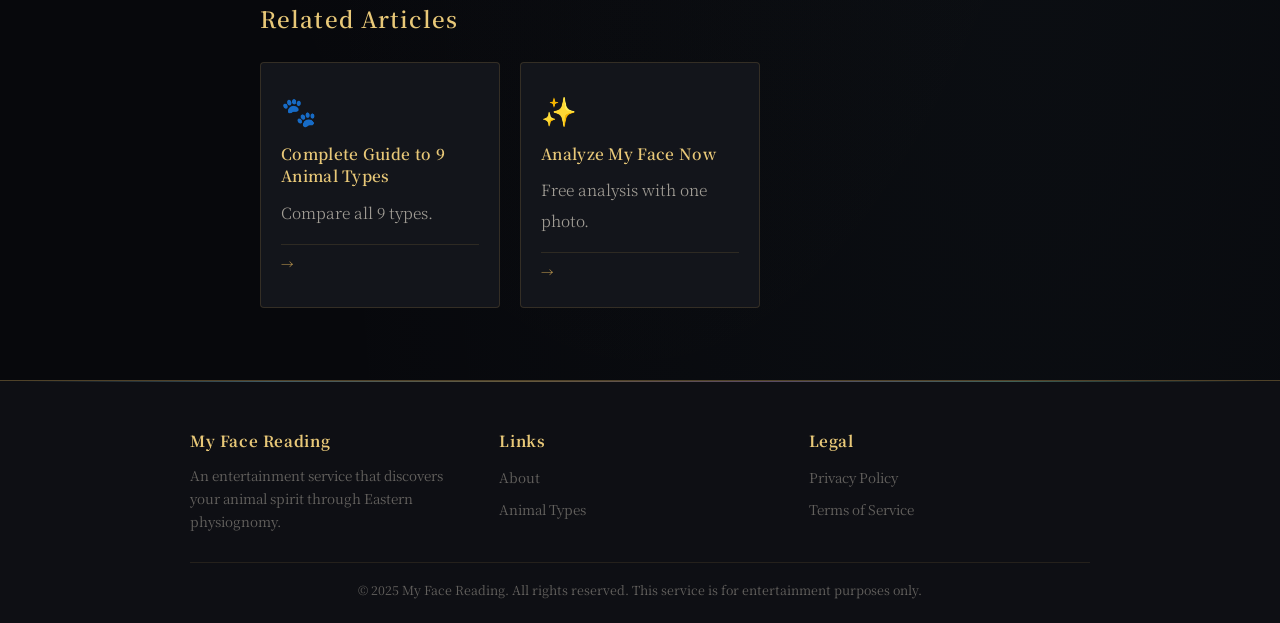
<file: article-deer.html>
<!doctype html>
<html lang="ko" data-page="article-deer">
<head>
  <meta charset="UTF-8" />
  <meta name="viewport" content="width=device-width, initial-scale=1.0" />
  <title>사슴상 완전 분석 — 성격·직업·연애·궁합 | 내 관상 동물상</title>
  <meta name="description" content="사슴상의 외모 특징, 성격 완전 분석, 추천 직업, 연애 스타일, 궁합까지 총정리. 부드러운 우아함과 조용한 힘을 가진 사슴상에 대해 알아보세요." />
  <link rel="canonical" href="https://ai-test-d4dec.web.app/article-deer.html" />
  <link rel="icon" href="/tiger_eye_glow.ico" type="image/x-icon" />
  <link rel="preconnect" href="https://fonts.googleapis.com" />
  <link rel="preconnect" href="https://fonts.gstatic.com" crossorigin />
  <link href="https://fonts.googleapis.com/css2?family=Noto+Serif+KR:wght@300;400;600;700&display=swap" rel="stylesheet" />
  <script type="application/ld+json">
  {"@context":"https://schema.org","@type":"Article","headline":"사슴상 완전 분석 — 성격·직업·연애·궁합","description":"사슴상의 외모 특징, 성격, 직업, 연애 스타일, 궁합 완전 가이드.","url":"https://ai-test-d4dec.web.app/article-deer.html","isPartOf":{"@type":"WebSite","name":"내 관상 동물상","url":"https://ai-test-d4dec.web.app/"},"inLanguage":["ko","en"]}
  </script>
  <script>(function(){var l=localStorage.getItem('lang')||((navigator.language||'').startsWith('ko')?'ko':'en');document.documentElement.lang=l;})();</script>
  <script async src="https://www.googletagmanager.com/gtag/js?id=G-96NHE03ZGS"></script>
  <script>window.dataLayer=window.dataLayer||[];function gtag(){dataLayer.push(arguments);}gtag('js',new Date());gtag('config','G-96NHE03ZGS');</script>
  <meta name="google-adsense-account" content="ca-pub-2785113979236345">
  <script async src="https://pagead2.googlesyndication.com/pagead/js/adsbygoogle.js?client=ca-pub-2785113979236345" crossorigin="anonymous"></script>
  <link href='/style.css' rel='stylesheet'>
</head>
<body>
  <nav class="nav-bar">
    <a href="/" class="nav-logo" data-i18n="nav.logo">&#x1F52E; 내 관상 동물상</a>
    <div class="nav-links">
      <a href="/#about" data-i18n="nav.about">소개</a>
      <a href="/#types" data-i18n="nav.types">동물상 유형</a>
      <a href="/#articles" data-i18n="nav.guide">관상 가이드</a>
      <a href="/#faq" data-i18n="nav.faq">FAQ</a>
      <a href="privacy.html" data-i18n="nav.privacy">개인정보</a>
    </div>
    <button class="lang-toggle" id="langToggle">EN</button>
    <button class="nav-toggle" id="navToggle" aria-label="Menu">&#9776;</button>
  </nav>

  <div class="article-page">
    <div class="article-hero">
      <p class="article-meta lang-ko">동물상 가이드</p>
      <p class="article-meta lang-en">Animal Spirit Guide</p>
      <h1 class="lang-ko">&#x1F98C; 사슴상 완전 분석</h1>
      <h1 class="lang-en">&#x1F98C; Deer Type — Complete Guide</h1>
      <p class="article-desc lang-ko">부드러운 우아함과 조용한 힘의 소유자. 사슴상의 모든 것을 파헤칩니다.</p>
      <p class="article-desc lang-en">Soft elegance and quiet strength. Everything about the Deer type.</p>
    </div>

    <section class="content-section">
      <div class="article-body">
        <a href="/" class="back-link" data-i18n="article.back">&#8592; 메인으로 돌아가기</a>

        <h2 class="lang-ko">&#x1F441;&#xFE0F; 외모 특징</h2>
        <h2 class="lang-en">&#x1F441;&#xFE0F; Physical Traits</h2>
        <div class="lang-ko">
          <p>사슴상의 가장 아름다운 특징은 <strong>사슴처럼 크고 부드러운 눈</strong>입니다. 눈이 크고 깊으며, 눈꼬리가 살짝 내려가 있어 자연스럽게 온화하고 고귀한 인상을 줍니다. 이 눈빛에서는 경쟁이나 공격성이 전혀 느껴지지 않고, 대신 깊은 공감과 이해의 기운이 느껴집니다.</p>
          <p>얼굴형은 <strong>갸름하고 우아한 편</strong>입니다. 이마가 좁지 않으면서도 전체적인 형태가 균형 잡혀 있고, 선이 부드럽게 이어집니다. 콧대는 높지 않더라도 뚜렷하게 잘 정돈되어 있으며, <strong>입</strong>은 작고 예쁜 경우가 많습니다. 피부가 깨끗하고 촉촉한 느낌을 주는 경우가 많아 생동감 있는 인상을 줍니다.</p>
          <p>사슴상은 <strong>나이가 들수록 빛나는 유형</strong>으로, 젊었을 때의 청초함이 세월이 지나면서 깊이 있는 우아함으로 성숙해지는 경우가 많습니다.</p>
        </div>
        <div class="lang-en">
          <p>The Deer type's most beautiful feature is their <strong>large, soft, deer-like eyes</strong>. Large and deep, with slightly downturned corners, they naturally convey a gentle and noble impression. No competitiveness or aggression comes through — instead, an aura of deep empathy and understanding.</p>
          <p>The face shape tends to be <strong>slender and elegant</strong>, well-balanced with a forehead that isn't narrow and softly flowing lines. The nose bridge, while not towering, is well-defined. The <strong>lips</strong> are often small and delicate. Clear, fresh-looking skin adds vitality to the impression.</p>
          <p>Deer types are those who <strong>grow more beautiful with age</strong> — the fresh clarity of youth matures into deep, graceful elegance over time.</p>
        </div>

        <h2 class="lang-ko">&#x1F9E0; 성격 완전 분석</h2>
        <h2 class="lang-en">&#x1F9E0; Personality Deep Dive</h2>
        <div class="lang-ko">
          <p>사슴상의 핵심은 <strong>부드러운 우아함 속의 강인함</strong>입니다. 겉으로는 온화하고 유순해 보이지만, 내면에는 흔들리지 않는 중심이 있습니다. 이 조용한 강인함은 처음에는 눈에 잘 띄지 않지만, 오래 함께할수록 그 깊이를 느끼게 됩니다.</p>
          <p><strong>배려심</strong>은 사슴상을 설명하는 가장 중요한 특징입니다. 주변 사람들의 감정 상태를 세심하게 살피고, 누군가 힘들어하면 자연스럽게 옆에 다가가 돕습니다. 사슴상이 있는 자리는 항상 따뜻한 기운이 감도는 것이 특징입니다.</p>
          <p><strong>외교적 능력</strong>도 사슴상의 강점입니다. 갈등 상황에서 양쪽의 입장을 이해하고 중재하는 능력이 뛰어납니다. 어느 쪽 편도 들지 않고 공정하게 상황을 바라보는 시각은 갈등 해결에서 큰 역할을 합니다.</p>
          <p>반면 <strong>자기 주장이 약한 것</strong>이 사슴상의 가장 큰 약점입니다. 다른 사람들의 의견을 배려하다 보니 정작 자신이 원하는 것을 말하지 못하는 경우가 많습니다. 또한 <strong>갈등 회피</strong> 성향이 강해서, 필요한 때에도 자신의 의견을 강하게 피력하지 못합니다.</p>
        </div>
        <div class="lang-en">
          <p>The Deer's core is <strong>strength within soft elegance</strong>. Outwardly gentle and yielding, they have an unshakeable center within. This quiet strength isn't obvious at first — but the longer you know them, the more you feel its depth.</p>
          <p><strong>Thoughtfulness</strong> is the Deer's most defining quality. They attentively read the emotional states of those around them and naturally move to help when someone struggles. Wherever a Deer type is present, warmth fills the space.</p>
          <p><strong>Diplomatic ability</strong> is another Deer strength. They're excellent at understanding both sides in a conflict and mediating between them — a fair, non-partisan perspective that plays a major role in conflict resolution.</p>
          <p>On the other hand, <strong>weak self-assertion</strong> is the Deer's biggest weakness. Caring so much about others' opinions often means their own desires go unspoken. The strong <strong>conflict-avoidance tendency</strong> also means they don't push their own views even when necessary.</p>
        </div>

        <h2 class="lang-ko">&#x2705; 강점 / &#x26A0;&#xFE0F; 약점</h2>
        <h2 class="lang-en">&#x2705; Strengths / &#x26A0;&#xFE0F; Weaknesses</h2>
        <div class="lang-ko">
          <div class="knowledge-grid">
            <div class="knowledge-card">
              <h4>&#x2705; 강점</h4>
              <ul>
                <li><strong>깊은 배려심</strong> — 주변 사람들을 세심하게 돌봄</li>
                <li><strong>우아한 품격</strong> — 어떤 상황에서도 품위를 잃지 않음</li>
                <li><strong>탁월한 외교력</strong> — 갈등을 중재하고 관계를 조화롭게 유지</li>
                <li><strong>조용한 강인함</strong> — 겉과 달리 내면은 흔들리지 않음</li>
                <li><strong>심미안</strong> — 아름다움을 알아보고 창조하는 능력</li>
              </ul>
            </div>
            <div class="knowledge-card">
              <h4>&#x26A0;&#xFE0F; 약점</h4>
              <ul>
                <li><strong>자기 주장 부족</strong> — 자신의 의견을 내세우지 못함</li>
                <li><strong>갈등 회피</strong> — 필요한 대립도 피하려 함</li>
                <li><strong>우유부단</strong> — 결정을 내리기 어려움</li>
                <li><strong>자기 희생적</strong> — 자신보다 타인을 지나치게 우선시</li>
                <li><strong>상처받기 쉬움</strong> — 감수성이 예민해 상처를 오래 간직</li>
              </ul>
            </div>
          </div>
        </div>
        <div class="lang-en">
          <div class="knowledge-grid">
            <div class="knowledge-card">
              <h4>&#x2705; Strengths</h4>
              <ul>
                <li><strong>Deep thoughtfulness</strong> — attentive care for those around them</li>
                <li><strong>Elegant dignity</strong> — never loses grace in any situation</li>
                <li><strong>Outstanding diplomacy</strong> — mediates conflicts, maintains relational harmony</li>
                <li><strong>Quiet strength</strong> — inner core that doesn't waver despite outward softness</li>
                <li><strong>Aesthetic sensibility</strong> — ability to recognize and create beauty</li>
              </ul>
            </div>
            <div class="knowledge-card">
              <h4>&#x26A0;&#xFE0F; Weaknesses</h4>
              <ul>
                <li><strong>Weak self-assertion</strong> — difficulty voicing own opinions</li>
                <li><strong>Conflict avoidance</strong> — tries to sidestep even necessary confrontations</li>
                <li><strong>Indecisiveness</strong> — hard to reach decisions</li>
                <li><strong>Self-sacrificing</strong> — overly prioritizing others above self</li>
                <li><strong>Easily hurt</strong> — sensitive nature holds onto wounds for a long time</li>
              </ul>
            </div>
          </div>
        </div>

        <h2 class="lang-ko">&#x1F4BC; 사슴상 추천 직업</h2>
        <h2 class="lang-en">&#x1F4BC; Best Careers for Deer Types</h2>
        <div class="lang-ko">
          <p>사슴상은 배려와 조화가 중요한 분야, 그리고 아름다움과 관련된 분야에서 두각을 나타냅니다. 경쟁이 치열한 환경보다는 협력과 조화가 강조되는 환경이 적합합니다.</p>
          <ul>
            <li><strong>외교관 / 국제 관계 전문가</strong> — 공정한 시각과 외교력이 빛나는 무대</li>
            <li><strong>심리치료사 / 상담전문가</strong> — 깊은 공감 능력으로 내담자를 치유</li>
            <li><strong>패션 디자이너 / 아트 디렉터</strong> — 타고난 심미안과 우아함을 직업으로</li>
            <li><strong>교육자 / 사회복지사</strong> — 약자를 돕고 가르치는 사명감</li>
            <li><strong>큐레이터 / 갤러리스트</strong> — 예술을 발견하고 세상에 소개하는 역할</li>
            <li><strong>헬스케어 / 재활 치료사</strong> — 환자의 회복을 인내심 있게 돕는 직업</li>
          </ul>
        </div>
        <div class="lang-en">
          <p>Deer types stand out in fields where care and harmony matter, and in fields related to beauty. Cooperative, harmony-focused environments suit them far better than intensely competitive ones.</p>
          <ul>
            <li><strong>Diplomat / International relations specialist</strong> — a stage where fair perspective and diplomacy shine</li>
            <li><strong>Psychotherapist / Counseling specialist</strong> — healing clients with deep empathy</li>
            <li><strong>Fashion designer / Art director</strong> — making innate aesthetic sensibility a profession</li>
            <li><strong>Educator / Social worker</strong> — the mission to help and teach the vulnerable</li>
            <li><strong>Curator / Gallerist</strong> — discovering art and introducing it to the world</li>
            <li><strong>Healthcare / Rehabilitation therapist</strong> — patiently supporting patient recovery</li>
          </ul>
        </div>

        <h2 class="lang-ko">&#x1F496; 연애 스타일</h2>
        <h2 class="lang-en">&#x1F496; Love Style</h2>
        <div class="lang-ko">
          <p>사슴상의 연애는 <strong>섬세하고 깊은 배려</strong>로 가득합니다. 상대방이 무엇을 필요로 하는지 직관적으로 파악하고, 말하지 않아도 미리 챙겨주는 세심함이 있습니다. 이 때문에 사슴상과 연애하는 사람들은 "이렇게 나를 잘 챙겨주는 사람이 있었나"라는 느낌을 받습니다.</p>
          <p>다만 자기 주장이 약한 특성 때문에 연애에서도 자신의 감정보다 상대방의 감정을 먼저 배려하다가 속으로 상처를 쌓는 경우가 있습니다. 사슴상은 <strong>자신의 감정도 중요하다는 것</strong>을 기억하고, 편안하게 자신의 필요를 표현하는 연습이 필요합니다.</p>
        </div>
        <div class="lang-en">
          <p>Deer-type love is filled with <strong>delicate, deep care</strong>. They intuitively sense what their partner needs and attend to it before it's even said. Partners of Deer types often feel "I've never been cared for this well."</p>
          <p>However, the weak self-assertion tendency means they can accumulate inner wounds from prioritizing their partner's feelings over their own. Deer types need to remember <strong>that their own feelings matter too</strong> — and practice expressing their needs comfortably.</p>
        </div>

        <h2 class="lang-ko">&#x1F90D; 궁합</h2>
        <h2 class="lang-en">&#x1F90D; Compatibility</h2>
        <div class="lang-ko">
          <div class="knowledge-grid">
            <div class="knowledge-card">
              <h4>&#x1F49A; 잘 맞는 동물상</h4>
              <p><strong>호랑이상 &#x1F42F;</strong> — 사슴상의 유연한 배려가 호랑이상의 강인함을 부드럽게 감싸줍니다. 서로를 완성시켜주는 이상적인 관계.</p>
              <p><strong>거북상 &#x1F422;</strong> — 두 유형 모두 배려 깊고 안정적이어서, 서로에게 평화로운 안식처가 됩니다.</p>
            </div>
            <div class="knowledge-card">
              <h4>&#x26A0;&#xFE0F; 주의가 필요한 동물상</h4>
              <p><strong>까치상 &#x1F426;</strong> — 활발하고 빠른 까치상의 에너지가 사슴상에게는 버거울 수 있습니다.</p>
              <p><strong>봉황상 &#x1F525;</strong> — 두 유형 모두 자기 주장이 약한 편이라, 중요한 결정을 내리기 어려울 수 있습니다.</p>
            </div>
          </div>
        </div>
        <div class="lang-en">
          <div class="knowledge-grid">
            <div class="knowledge-card">
              <h4>&#x1F49A; Great matches</h4>
              <p><strong>Tiger &#x1F42F;</strong> — Deer's flexible care gently wraps around Tiger's strength. A relationship that completes each other.</p>
              <p><strong>Turtle &#x1F422;</strong> — Both types are deeply caring and stable, becoming a peaceful sanctuary for each other.</p>
            </div>
            <div class="knowledge-card">
              <h4>&#x26A0;&#xFE0F; Proceed with care</h4>
              <p><strong>Magpie &#x1F426;</strong> — The lively, fast Magpie's energy can feel overwhelming to the calmer Deer.</p>
              <p><strong>Phoenix &#x1F525;</strong> — Both types tend toward weak self-assertion, which can make reaching important decisions together difficult.</p>
            </div>
          </div>
        </div>

        <div class="disclaimer-box">
          <p class="lang-ko"><strong>엔터테인먼트 목적:</strong> 본 내용은 동양 관상학의 전통적 해석을 바탕으로 한 엔터테인먼트 콘텐츠입니다.</p>
          <p class="lang-en"><strong>Entertainment only:</strong> Based on traditional Eastern physiognomy, for entertainment purposes only.</p>
        </div>
        <div class="article-divider"></div>
        <h2 data-i18n="article.related">관련 아티클</h2>
        <div class="article-cards">
          <a href="article-animal-guide.html" class="article-card">
            <div class="article-card-icon">&#x1F43E;</div>
            <div class="article-card-title lang-ko">9가지 동물상 완전 가이드</div>
            <div class="article-card-title lang-en">Complete Guide to 9 Animal Types</div>
            <p class="article-card-desc lang-ko">모든 동물상 비교.</p>
            <p class="article-card-desc lang-en">Compare all 9 types.</p>
            <span class="article-card-tag">&#8594;</span>
          </a>
          <a href="/#try" class="article-card">
            <div class="article-card-icon">&#x2728;</div>
            <div class="article-card-title lang-ko">지금 내 관상 분석하기</div>
            <div class="article-card-title lang-en">Analyze My Face Now</div>
            <p class="article-card-desc lang-ko">사진 한 장으로 무료 분석.</p>
            <p class="article-card-desc lang-en">Free analysis with one photo.</p>
            <span class="article-card-tag">&#8594;</span>
          </a>
        </div>
      </div>
    </section>
  </div>

  <footer class="site-footer">
    <div class="footer-inner" style="grid-template-columns: repeat(3, 1fr)">
      <div class="footer-col"><h4 data-i18n="footer.brand">내 관상 동물상</h4><p data-i18n="footer.brand.desc">동양 관상학으로 내 얼굴의 동물상을 알아보는 엔터테인먼트 서비스입니다.</p></div>
      <div class="footer-col"><h4 data-i18n="footer.links">링크</h4><ul><li><a href="/#about" data-i18n="nav.about">소개</a></li><li><a href="/#types" data-i18n="nav.types">동물상 유형</a></li></ul></div>
      <div class="footer-col"><h4 data-i18n="footer.legal">법적 고지</h4><ul><li><a href="privacy.html" data-i18n="footer.privacy">개인정보처리방침</a></li><li><a href="terms.html" data-i18n="footer.terms">이용약관</a></li></ul></div>
    </div>
    <div class="footer-bottom"><p data-i18n="footer.copyright">&copy; 2025 내 관상 동물상. All rights reserved.</p></div>
  </footer>
  <script src="/i18n.js"></script>
  <script>document.getElementById('navToggle').addEventListener('click',function(){document.querySelector('.nav-links').classList.toggle('open');});</script>
</body>
</html>
</file>
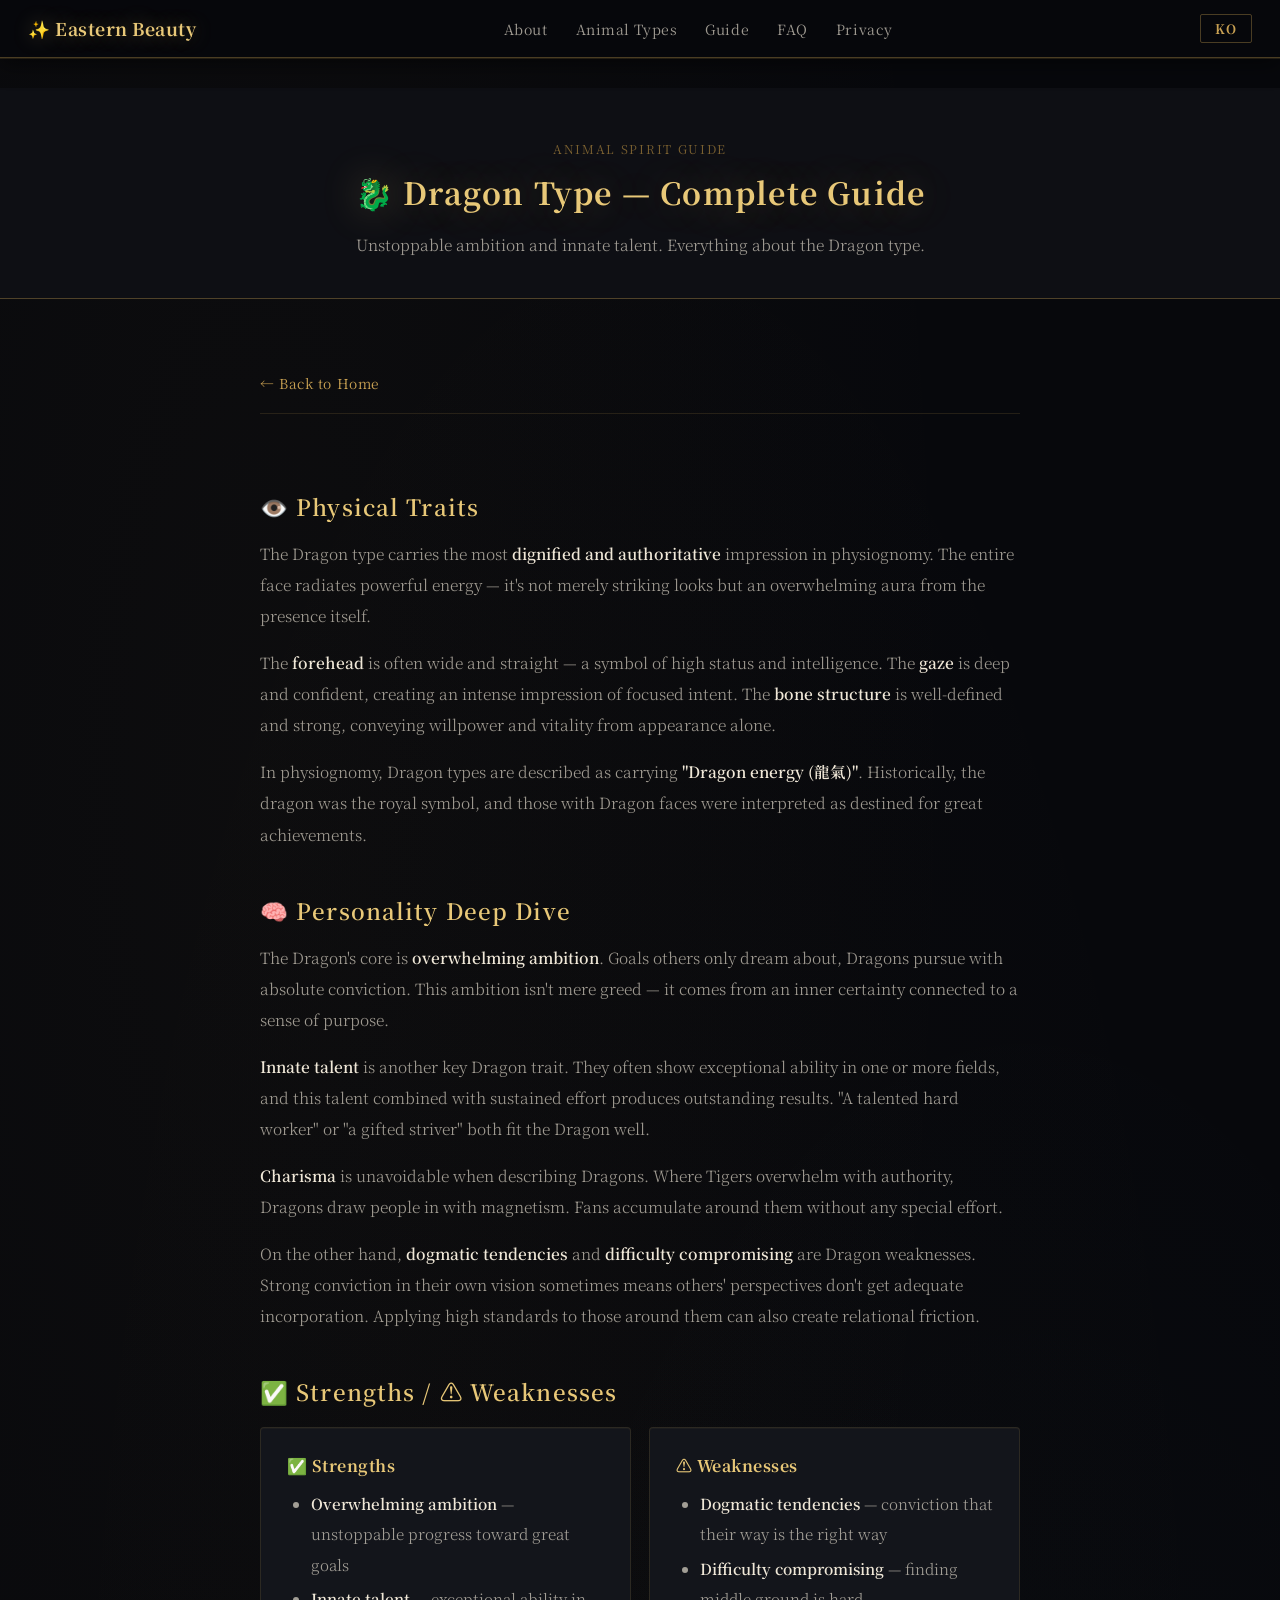
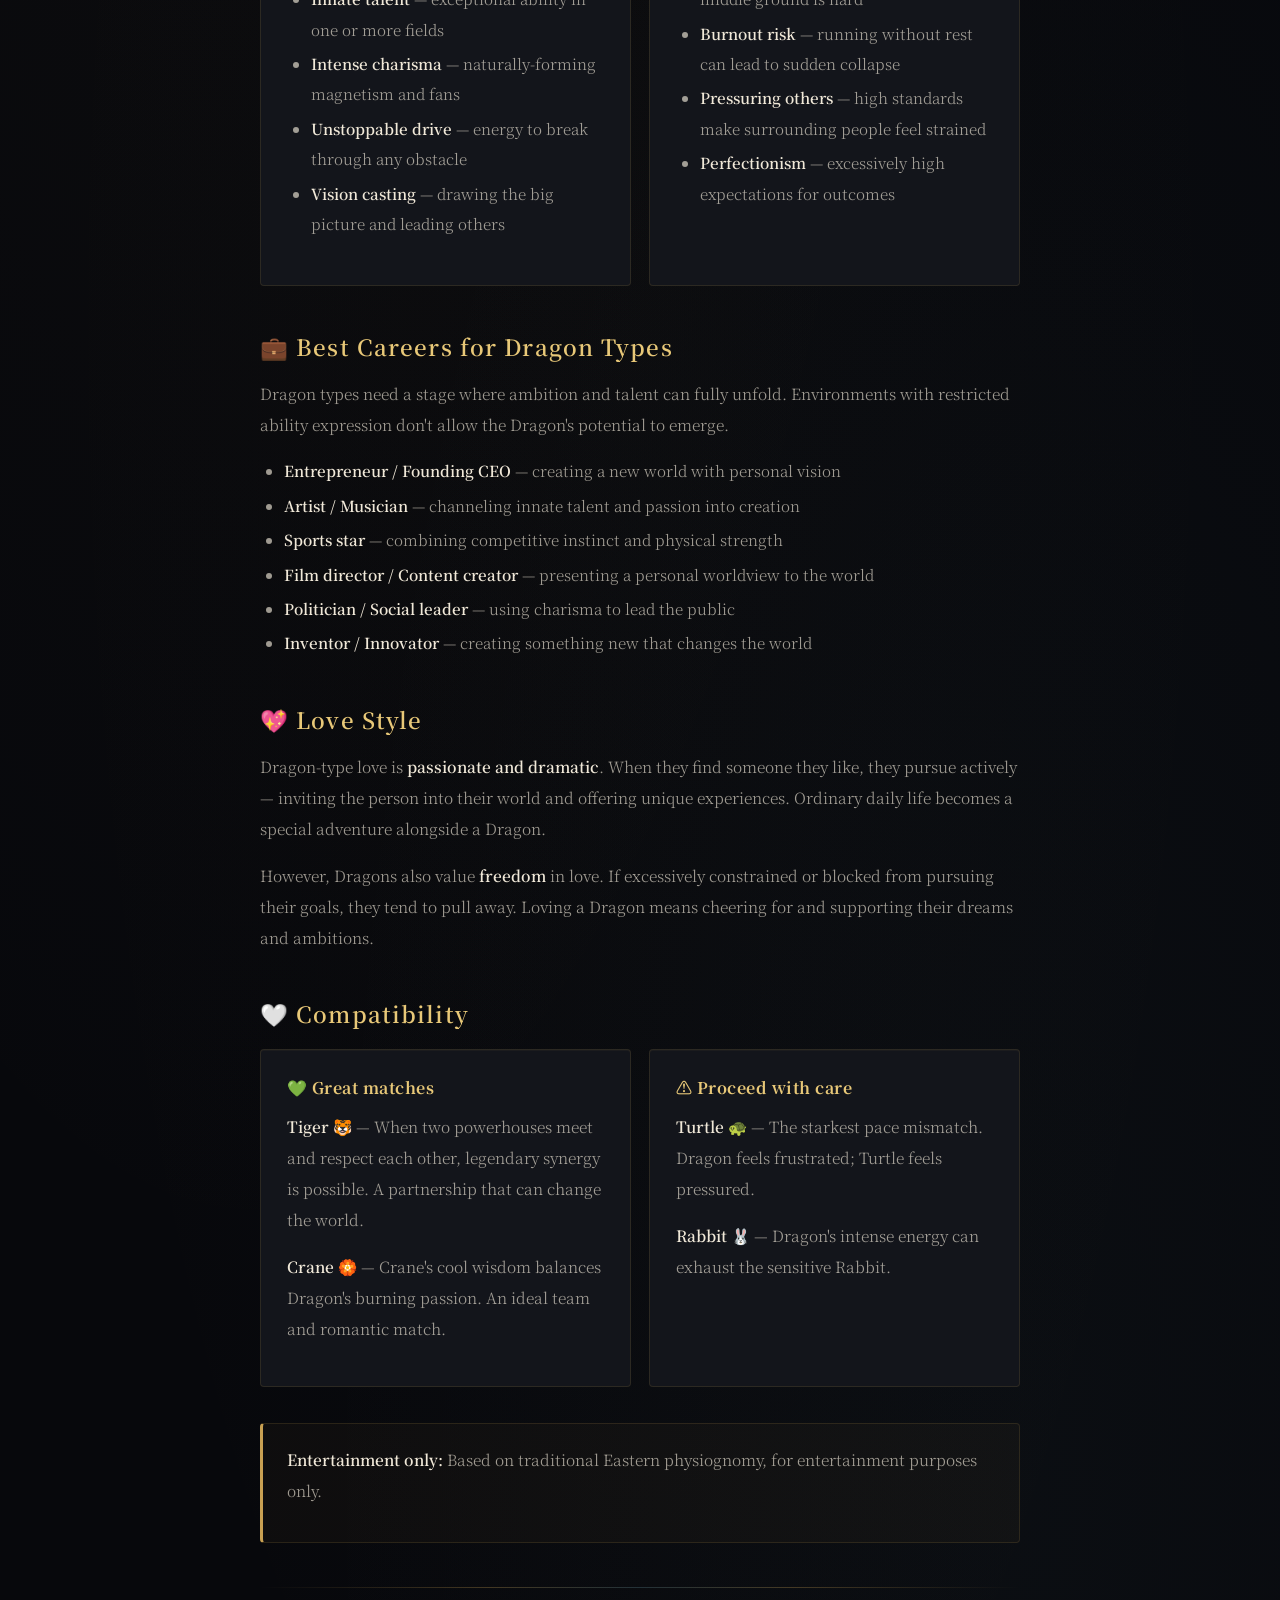
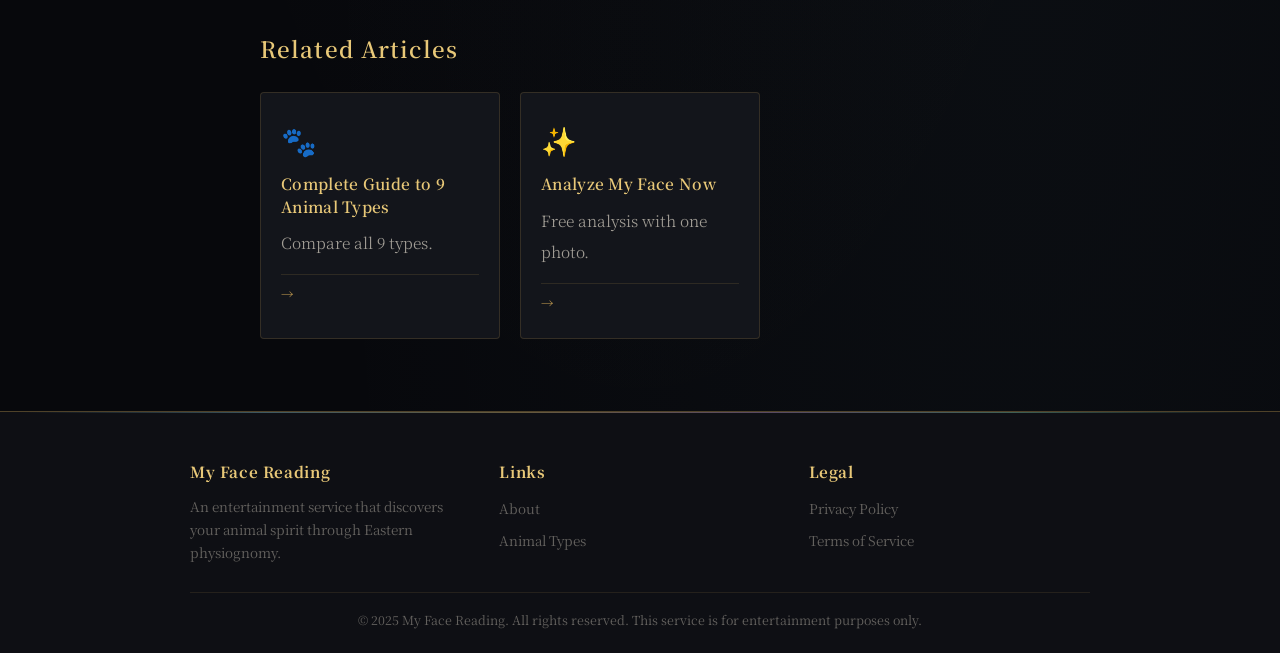
<file: article-dragon.html>
<!doctype html>
<html lang="ko" data-page="article-dragon">
<head>
  <meta charset="UTF-8" />
  <meta name="viewport" content="width=device-width, initial-scale=1.0" />
  <title>용상 완전 분석 — 성격·직업·연애·궁합 | 내 관상 동물상</title>
  <meta name="description" content="용상의 외모 특징, 성격 완전 분석, 추천 직업, 연애 스타일, 궁합까지 총정리. 멈출 수 없는 야망과 타고난 재능을 가진 용상에 대해 알아보세요." />
  <link rel="canonical" href="https://ai-test-d4dec.web.app/article-dragon.html" />
  <link rel="icon" href="/tiger_eye_glow.ico" type="image/x-icon" />
  <link rel="preconnect" href="https://fonts.googleapis.com" />
  <link rel="preconnect" href="https://fonts.gstatic.com" crossorigin />
  <link href="https://fonts.googleapis.com/css2?family=Noto+Serif+KR:wght@300;400;600;700&display=swap" rel="stylesheet" />
  <script type="application/ld+json">
  {"@context":"https://schema.org","@type":"Article","headline":"용상 완전 분석 — 성격·직업·연애·궁합","description":"용상의 외모 특징, 성격, 직업, 연애 스타일, 궁합 완전 가이드.","url":"https://ai-test-d4dec.web.app/article-dragon.html","isPartOf":{"@type":"WebSite","name":"내 관상 동물상","url":"https://ai-test-d4dec.web.app/"},"inLanguage":["ko","en"]}
  </script>
  <script>(function(){var l=localStorage.getItem('lang')||((navigator.language||'').startsWith('ko')?'ko':'en');document.documentElement.lang=l;})();</script>
  <script async src="https://www.googletagmanager.com/gtag/js?id=G-96NHE03ZGS"></script>
  <script>window.dataLayer=window.dataLayer||[];function gtag(){dataLayer.push(arguments);}gtag('js',new Date());gtag('config','G-96NHE03ZGS');</script>
  <meta name="google-adsense-account" content="ca-pub-2785113979236345">
  <script async src="https://pagead2.googlesyndication.com/pagead/js/adsbygoogle.js?client=ca-pub-2785113979236345" crossorigin="anonymous"></script>
  <link href='/style.css' rel='stylesheet'>
</head>
<body>
  <nav class="nav-bar">
    <a href="/" class="nav-logo" data-i18n="nav.logo">&#x1F52E; 내 관상 동물상</a>
    <div class="nav-links">
      <a href="/#about" data-i18n="nav.about">소개</a>
      <a href="/#types" data-i18n="nav.types">동물상 유형</a>
      <a href="/#articles" data-i18n="nav.guide">관상 가이드</a>
      <a href="/#faq" data-i18n="nav.faq">FAQ</a>
      <a href="privacy.html" data-i18n="nav.privacy">개인정보</a>
    </div>
    <button class="lang-toggle" id="langToggle">EN</button>
    <button class="nav-toggle" id="navToggle" aria-label="Menu">&#9776;</button>
  </nav>

  <div class="article-page">
    <div class="article-hero">
      <p class="article-meta lang-ko">동물상 가이드</p>
      <p class="article-meta lang-en">Animal Spirit Guide</p>
      <h1 class="lang-ko">&#x1F409; 용상 완전 분석</h1>
      <h1 class="lang-en">&#x1F409; Dragon Type — Complete Guide</h1>
      <p class="article-desc lang-ko">멈출 수 없는 야망과 타고난 재능의 소유자. 용상의 모든 것을 파헤칩니다.</p>
      <p class="article-desc lang-en">Unstoppable ambition and innate talent. Everything about the Dragon type.</p>
    </div>

    <section class="content-section">
      <div class="article-body">
        <a href="/" class="back-link" data-i18n="article.back">&#8592; 메인으로 돌아가기</a>

        <h2 class="lang-ko">&#x1F441;&#xFE0F; 외모 특징</h2>
        <h2 class="lang-en">&#x1F441;&#xFE0F; Physical Traits</h2>
        <div class="lang-ko">
          <p>용상은 관상학에서 가장 <strong>위엄 있고 관록이 넘치는</strong> 인상으로 꼽힙니다. 얼굴 전체에서 강인한 에너지가 느껴지며, 단순히 외모가 뛰어나다기보다는 존재 자체에서 압도적인 아우라가 풍깁니다.</p>
          <p><strong>이마</strong>는 넓고 반듯한 경우가 많으며, 이는 관상학에서 높은 지위와 지성의 상징입니다. <strong>눈빛</strong>은 깊고 당당하며, 무언가를 향해 집중하는 것처럼 강렬한 인상을 줍니다. <strong>골격</strong>이 뚜렷하고 강하게 발달해 있어, 외관에서부터 강인한 의지와 생명력이 느껴집니다.</p>
          <p>관상학에서 용상은 <strong>'용의 기운(龍氣)'</strong>을 가진 것으로 표현됩니다. 역사적으로 용은 왕의 상징이었으며, 용상을 가진 인물은 위대한 업적을 이룰 운명을 타고났다고 해석되었습니다.</p>
        </div>
        <div class="lang-en">
          <p>The Dragon type carries the most <strong>dignified and authoritative</strong> impression in physiognomy. The entire face radiates powerful energy — it's not merely striking looks but an overwhelming aura from the presence itself.</p>
          <p>The <strong>forehead</strong> is often wide and straight — a symbol of high status and intelligence. The <strong>gaze</strong> is deep and confident, creating an intense impression of focused intent. The <strong>bone structure</strong> is well-defined and strong, conveying willpower and vitality from appearance alone.</p>
          <p>In physiognomy, Dragon types are described as carrying <strong>"Dragon energy (龍氣)"</strong>. Historically, the dragon was the royal symbol, and those with Dragon faces were interpreted as destined for great achievements.</p>
        </div>

        <h2 class="lang-ko">&#x1F9E0; 성격 완전 분석</h2>
        <h2 class="lang-en">&#x1F9E0; Personality Deep Dive</h2>
        <div class="lang-ko">
          <p>용상의 핵심은 <strong>압도적인 야망</strong>입니다. 보통 사람들이 꿈으로 그치는 목표를 용상은 반드시 이루겠다는 확신으로 추구합니다. 이 야망은 단순한 욕심이 아니라, 자신이 태어난 이유와 연결된 내면의 확신에서 비롯됩니다.</p>
          <p><strong>타고난 재능</strong>도 용상의 큰 특징입니다. 하나 이상의 분야에서 특출한 능력을 보이는 경우가 많으며, 이 재능은 꾸준한 노력과 결합하여 탁월한 성과로 이어집니다. 용상은 '노력하는 천재' 혹은 '재능 있는 노력가'라는 표현이 잘 어울립니다.</p>
          <p><strong>카리스마</strong>는 용상을 설명할 때 빠질 수 없습니다. 호랑이상이 위엄으로 주변을 압도한다면, 용상은 매력으로 사람들을 끌어당깁니다. 특별히 노력하지 않아도 주변에 팬이 생기는 유형입니다.</p>
          <p>반면 <strong>독선적 성향</strong>과 <strong>타협의 어려움</strong>은 용상의 약점입니다. 자신의 비전에 대한 확신이 강해서, 때로는 다른 사람들의 의견을 충분히 반영하지 못합니다. 또한 높은 기준을 주변 사람들에게도 요구하여 관계에서 갈등이 생기기도 합니다.</p>
        </div>
        <div class="lang-en">
          <p>The Dragon's core is <strong>overwhelming ambition</strong>. Goals others only dream about, Dragons pursue with absolute conviction. This ambition isn't mere greed — it comes from an inner certainty connected to a sense of purpose.</p>
          <p><strong>Innate talent</strong> is another key Dragon trait. They often show exceptional ability in one or more fields, and this talent combined with sustained effort produces outstanding results. "A talented hard worker" or "a gifted striver" both fit the Dragon well.</p>
          <p><strong>Charisma</strong> is unavoidable when describing Dragons. Where Tigers overwhelm with authority, Dragons draw people in with magnetism. Fans accumulate around them without any special effort.</p>
          <p>On the other hand, <strong>dogmatic tendencies</strong> and <strong>difficulty compromising</strong> are Dragon weaknesses. Strong conviction in their own vision sometimes means others' perspectives don't get adequate incorporation. Applying high standards to those around them can also create relational friction.</p>
        </div>

        <h2 class="lang-ko">&#x2705; 강점 / &#x26A0;&#xFE0F; 약점</h2>
        <h2 class="lang-en">&#x2705; Strengths / &#x26A0;&#xFE0F; Weaknesses</h2>
        <div class="lang-ko">
          <div class="knowledge-grid">
            <div class="knowledge-card">
              <h4>&#x2705; 강점</h4>
              <ul>
                <li><strong>압도적인 야망</strong> — 위대한 목표를 향해 거침없이 나아감</li>
                <li><strong>타고난 재능</strong> — 하나 이상의 분야에서 특출한 능력</li>
                <li><strong>강렬한 카리스마</strong> — 자연스럽게 팬을 만드는 매력</li>
                <li><strong>강인한 추진력</strong> — 어떤 장애물도 돌파하는 에너지</li>
                <li><strong>비전 제시 능력</strong> — 큰 그림을 그리고 사람들을 이끄는 힘</li>
              </ul>
            </div>
            <div class="knowledge-card">
              <h4>&#x26A0;&#xFE0F; 약점</h4>
              <ul>
                <li><strong>독선적 성향</strong> — 자신의 방식만이 옳다는 확신</li>
                <li><strong>타협 어려움</strong> — 중간 지점을 찾는 것을 힘들어함</li>
                <li><strong>번아웃 위험</strong> — 쉬지 않고 달리다 급격히 무너지기도</li>
                <li><strong>주변 사람 압박</strong> — 높은 기준으로 주변을 힘들게 함</li>
                <li><strong>완벽주의</strong> — 결과물에 대한 지나치게 높은 기대</li>
              </ul>
            </div>
          </div>
        </div>
        <div class="lang-en">
          <div class="knowledge-grid">
            <div class="knowledge-card">
              <h4>&#x2705; Strengths</h4>
              <ul>
                <li><strong>Overwhelming ambition</strong> — unstoppable progress toward great goals</li>
                <li><strong>Innate talent</strong> — exceptional ability in one or more fields</li>
                <li><strong>Intense charisma</strong> — naturally-forming magnetism and fans</li>
                <li><strong>Unstoppable drive</strong> — energy to break through any obstacle</li>
                <li><strong>Vision casting</strong> — drawing the big picture and leading others</li>
              </ul>
            </div>
            <div class="knowledge-card">
              <h4>&#x26A0;&#xFE0F; Weaknesses</h4>
              <ul>
                <li><strong>Dogmatic tendencies</strong> — conviction that their way is the right way</li>
                <li><strong>Difficulty compromising</strong> — finding middle ground is hard</li>
                <li><strong>Burnout risk</strong> — running without rest can lead to sudden collapse</li>
                <li><strong>Pressuring others</strong> — high standards make surrounding people feel strained</li>
                <li><strong>Perfectionism</strong> — excessively high expectations for outcomes</li>
              </ul>
            </div>
          </div>
        </div>

        <h2 class="lang-ko">&#x1F4BC; 용상 추천 직업</h2>
        <h2 class="lang-en">&#x1F4BC; Best Careers for Dragon Types</h2>
        <div class="lang-ko">
          <p>용상은 자신의 야망과 재능을 마음껏 펼칠 수 있는 무대가 필요합니다. 남의 지시를 받거나 능력 발휘에 제약이 있는 환경에서는 잠재력이 충분히 발휘되지 않습니다.</p>
          <ul>
            <li><strong>기업가 / 창업 CEO</strong> — 자신만의 비전으로 새로운 세계를 만듦</li>
            <li><strong>예술가 / 뮤지션</strong> — 타고난 재능과 열정을 창작으로 승화</li>
            <li><strong>스포츠 스타</strong> — 경쟁 본능과 체력적 강인함의 결합</li>
            <li><strong>영화감독 / 콘텐츠 크리에이터</strong> — 자신의 세계관을 세상에 선보임</li>
            <li><strong>정치인 / 사회 지도자</strong> — 카리스마로 대중을 이끄는 위치</li>
            <li><strong>발명가 / 혁신가</strong> — 세상을 바꾸는 새로운 것을 창조</li>
          </ul>
        </div>
        <div class="lang-en">
          <p>Dragon types need a stage where ambition and talent can fully unfold. Environments with restricted ability expression don't allow the Dragon's potential to emerge.</p>
          <ul>
            <li><strong>Entrepreneur / Founding CEO</strong> — creating a new world with personal vision</li>
            <li><strong>Artist / Musician</strong> — channeling innate talent and passion into creation</li>
            <li><strong>Sports star</strong> — combining competitive instinct and physical strength</li>
            <li><strong>Film director / Content creator</strong> — presenting a personal worldview to the world</li>
            <li><strong>Politician / Social leader</strong> — using charisma to lead the public</li>
            <li><strong>Inventor / Innovator</strong> — creating something new that changes the world</li>
          </ul>
        </div>

        <h2 class="lang-ko">&#x1F496; 연애 스타일</h2>
        <h2 class="lang-en">&#x1F496; Love Style</h2>
        <div class="lang-ko">
          <p>용상의 연애는 <strong>열정적이고 드라마틱</strong>합니다. 좋아하는 사람이 생기면 적극적으로 구애하고, 상대방을 자신의 세계에 초대하여 특별한 경험을 선사합니다. 평범한 일상도 용상과 함께하면 특별한 모험이 됩니다.</p>
          <p>다만 용상은 연애에서도 <strong>자유로움</strong>을 중시합니다. 지나치게 구속되거나 자신의 목표 추구를 방해받으면 관계에서 멀어지려는 경향이 있습니다. 용상을 사랑한다면, 그의 꿈과 목표를 함께 응원하고 지지하는 자세가 중요합니다.</p>
        </div>
        <div class="lang-en">
          <p>Dragon-type love is <strong>passionate and dramatic</strong>. When they find someone they like, they pursue actively — inviting the person into their world and offering unique experiences. Ordinary daily life becomes a special adventure alongside a Dragon.</p>
          <p>However, Dragons also value <strong>freedom</strong> in love. If excessively constrained or blocked from pursuing their goals, they tend to pull away. Loving a Dragon means cheering for and supporting their dreams and ambitions.</p>
        </div>

        <h2 class="lang-ko">&#x1F90D; 궁합</h2>
        <h2 class="lang-en">&#x1F90D; Compatibility</h2>
        <div class="lang-ko">
          <div class="knowledge-grid">
            <div class="knowledge-card">
              <h4>&#x1F49A; 잘 맞는 동물상</h4>
              <p><strong>호랑이상 &#x1F42F;</strong> — 두 강자가 만나 서로를 인정하면 역대급 시너지. 함께 세상을 바꾸는 파트너십이 가능합니다.</p>
              <p><strong>학상 &#x1F3F5;&#xFE0F;</strong> — 용상의 뜨거운 열정을 학상의 냉철한 지혜가 균형 잡아줍니다. 이상적인 팀이자 연인.</p>
            </div>
            <div class="knowledge-card">
              <h4>&#x26A0;&#xFE0F; 주의가 필요한 동물상</h4>
              <p><strong>거북상 &#x1F422;</strong> — 속도 차이가 가장 큰 한 쌍. 용상은 답답함을, 거북상은 압박을 느낄 수 있습니다.</p>
              <p><strong>토끼상 &#x1F430;</strong> — 용상의 강한 에너지가 섬세한 토끼상을 지치게 할 수 있습니다.</p>
            </div>
          </div>
        </div>
        <div class="lang-en">
          <div class="knowledge-grid">
            <div class="knowledge-card">
              <h4>&#x1F49A; Great matches</h4>
              <p><strong>Tiger &#x1F42F;</strong> — When two powerhouses meet and respect each other, legendary synergy is possible. A partnership that can change the world.</p>
              <p><strong>Crane &#x1F3F5;&#xFE0F;</strong> — Crane's cool wisdom balances Dragon's burning passion. An ideal team and romantic match.</p>
            </div>
            <div class="knowledge-card">
              <h4>&#x26A0;&#xFE0F; Proceed with care</h4>
              <p><strong>Turtle &#x1F422;</strong> — The starkest pace mismatch. Dragon feels frustrated; Turtle feels pressured.</p>
              <p><strong>Rabbit &#x1F430;</strong> — Dragon's intense energy can exhaust the sensitive Rabbit.</p>
            </div>
          </div>
        </div>

        <div class="disclaimer-box">
          <p class="lang-ko"><strong>엔터테인먼트 목적:</strong> 본 내용은 동양 관상학의 전통적 해석을 바탕으로 한 엔터테인먼트 콘텐츠입니다.</p>
          <p class="lang-en"><strong>Entertainment only:</strong> Based on traditional Eastern physiognomy, for entertainment purposes only.</p>
        </div>
        <div class="article-divider"></div>
        <h2 data-i18n="article.related">관련 아티클</h2>
        <div class="article-cards">
          <a href="article-animal-guide.html" class="article-card">
            <div class="article-card-icon">&#x1F43E;</div>
            <div class="article-card-title lang-ko">9가지 동물상 완전 가이드</div>
            <div class="article-card-title lang-en">Complete Guide to 9 Animal Types</div>
            <p class="article-card-desc lang-ko">모든 동물상 비교.</p>
            <p class="article-card-desc lang-en">Compare all 9 types.</p>
            <span class="article-card-tag">&#8594;</span>
          </a>
          <a href="/#try" class="article-card">
            <div class="article-card-icon">&#x2728;</div>
            <div class="article-card-title lang-ko">지금 내 관상 분석하기</div>
            <div class="article-card-title lang-en">Analyze My Face Now</div>
            <p class="article-card-desc lang-ko">사진 한 장으로 무료 분석.</p>
            <p class="article-card-desc lang-en">Free analysis with one photo.</p>
            <span class="article-card-tag">&#8594;</span>
          </a>
        </div>
      </div>
    </section>
  </div>

  <footer class="site-footer">
    <div class="footer-inner" style="grid-template-columns: repeat(3, 1fr)">
      <div class="footer-col"><h4 data-i18n="footer.brand">내 관상 동물상</h4><p data-i18n="footer.brand.desc">동양 관상학으로 내 얼굴의 동물상을 알아보는 엔터테인먼트 서비스입니다.</p></div>
      <div class="footer-col"><h4 data-i18n="footer.links">링크</h4><ul><li><a href="/#about" data-i18n="nav.about">소개</a></li><li><a href="/#types" data-i18n="nav.types">동물상 유형</a></li></ul></div>
      <div class="footer-col"><h4 data-i18n="footer.legal">법적 고지</h4><ul><li><a href="privacy.html" data-i18n="footer.privacy">개인정보처리방침</a></li><li><a href="terms.html" data-i18n="footer.terms">이용약관</a></li></ul></div>
    </div>
    <div class="footer-bottom"><p data-i18n="footer.copyright">&copy; 2025 내 관상 동물상. All rights reserved.</p></div>
  </footer>
  <script src="/i18n.js"></script>
  <script>document.getElementById('navToggle').addEventListener('click',function(){document.querySelector('.nav-links').classList.toggle('open');});</script>
</body>
</html>
</file>
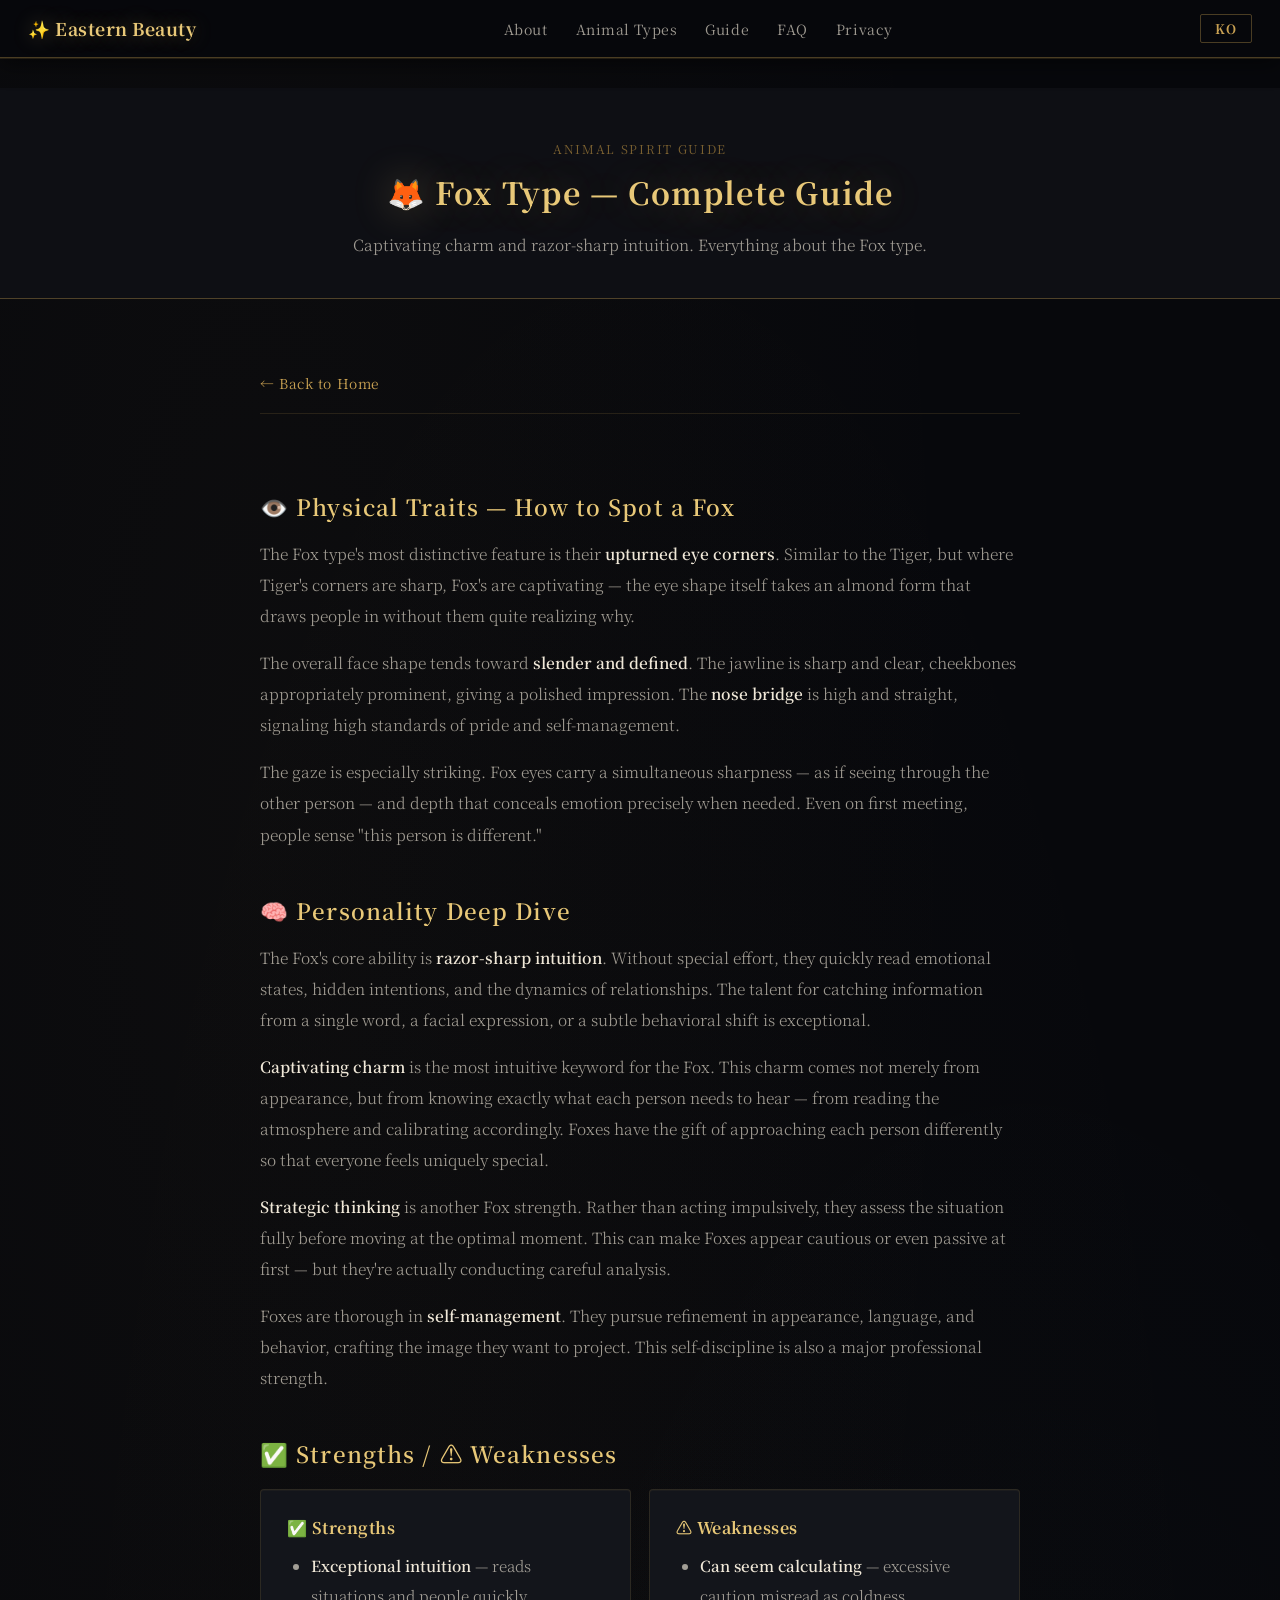
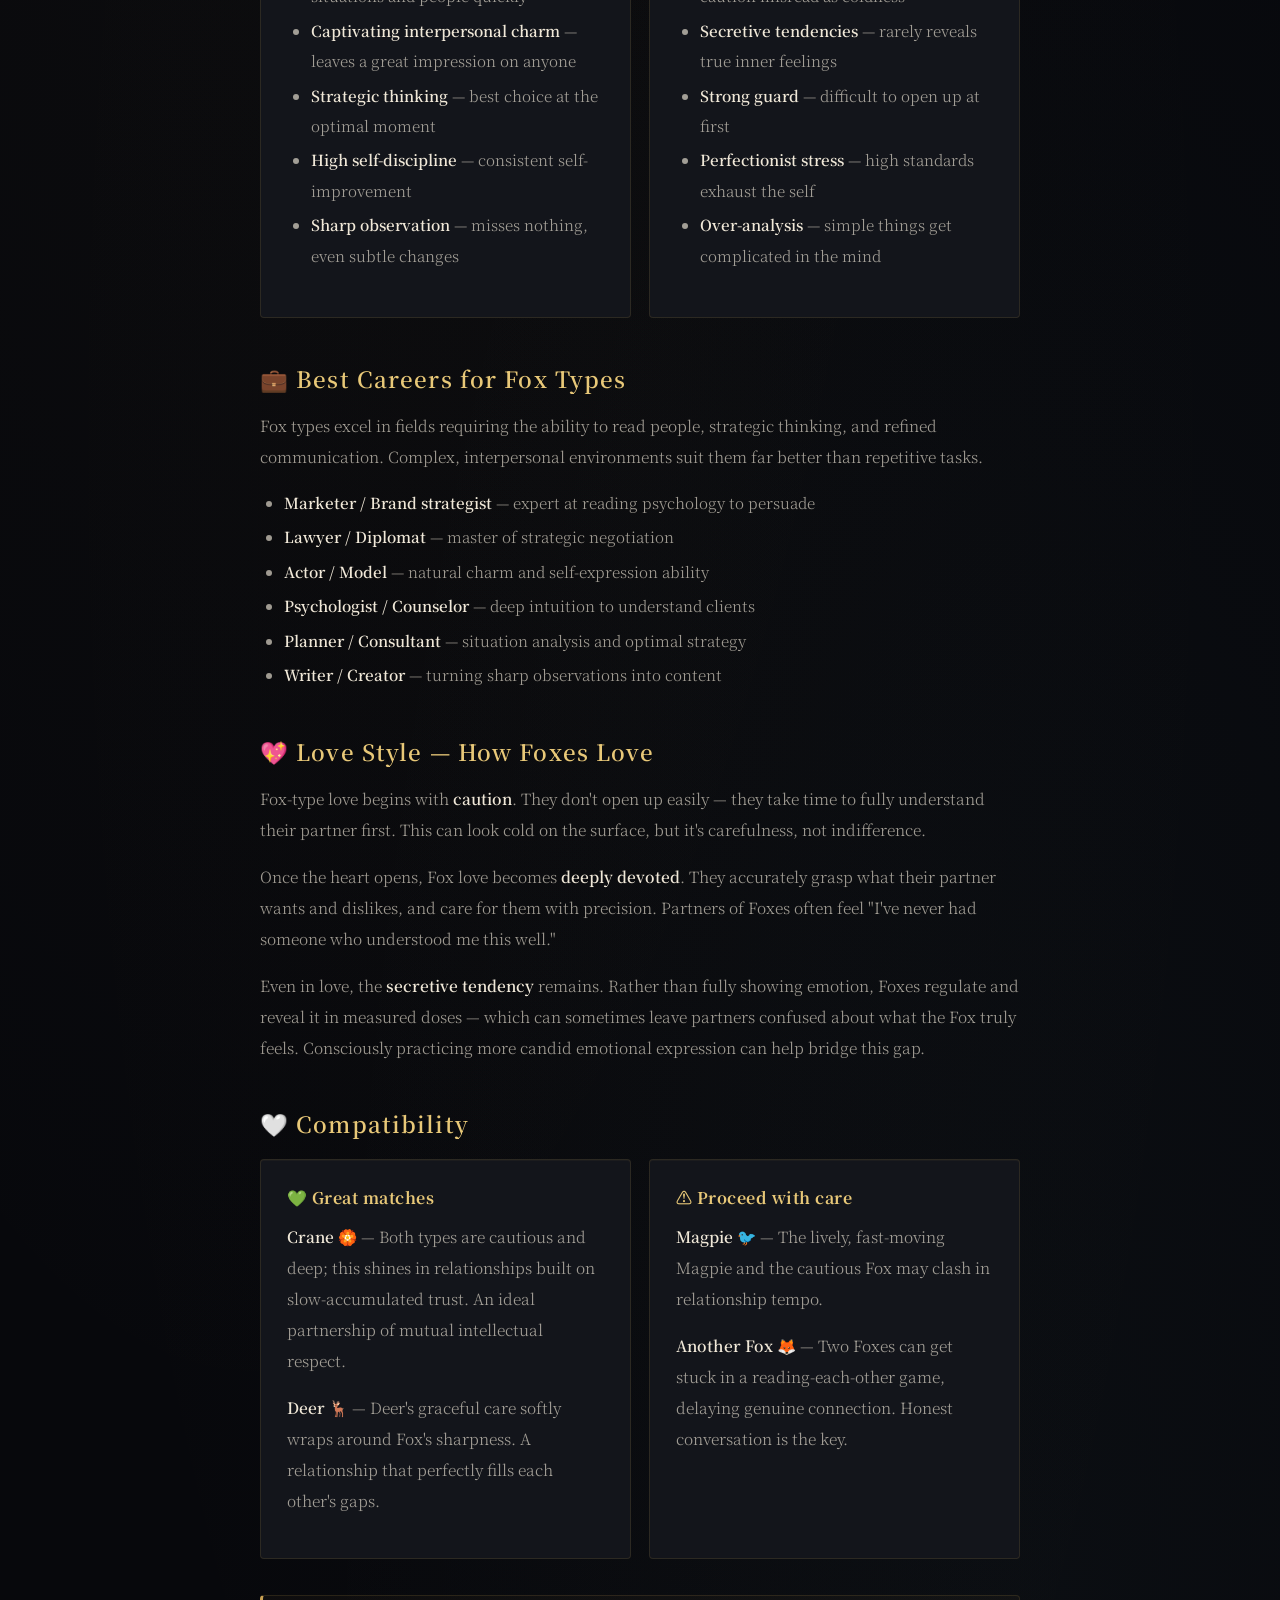
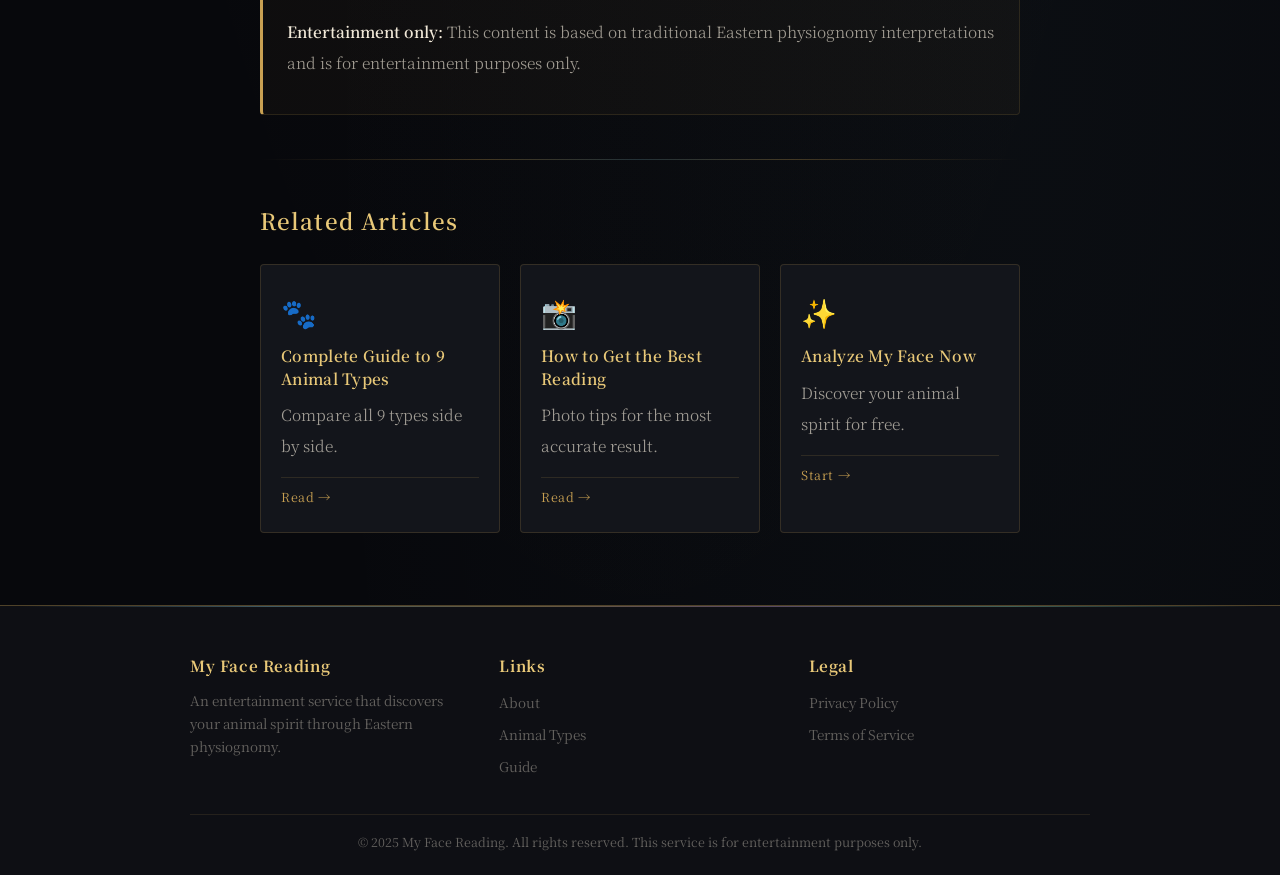
<file: article-fox.html>
<!doctype html>
<html lang="ko" data-page="article-fox">
<head>
  <meta charset="UTF-8" />
  <meta name="viewport" content="width=device-width, initial-scale=1.0" />
  <title>여우상 완전 분석 — 성격·직업·연애·궁합 | 내 관상 동물상</title>
  <meta name="description" content="여우상의 외모 특징, 성격 완전 분석, 추천 직업, 연애 스타일, 궁합까지 총정리. 매혹적인 매력과 예리한 직관을 가진 여우상에 대해 알아보세요." />
  <link rel="canonical" href="https://ai-test-d4dec.web.app/article-fox.html" />
  <link rel="icon" href="/tiger_eye_glow.ico" type="image/x-icon" />
  <link rel="preconnect" href="https://fonts.googleapis.com" />
  <link rel="preconnect" href="https://fonts.gstatic.com" crossorigin />
  <link href="https://fonts.googleapis.com/css2?family=Noto+Serif+KR:wght@300;400;600;700&display=swap" rel="stylesheet" />
  <script type="application/ld+json">
  {
    "@context": "https://schema.org",
    "@type": "Article",
    "headline": "여우상 완전 분석 — 성격·직업·연애·궁합",
    "description": "여우상의 외모 특징, 성격, 직업, 연애 스타일, 궁합 완전 가이드.",
    "url": "https://ai-test-d4dec.web.app/article-fox.html",
    "isPartOf": { "@type": "WebSite", "name": "내 관상 동물상", "url": "https://ai-test-d4dec.web.app/" },
    "inLanguage": ["ko","en"],
    "breadcrumb": {
      "@type": "BreadcrumbList",
      "itemListElement": [
        { "@type": "ListItem", "position": 1, "name": "홈", "item": "https://ai-test-d4dec.web.app/" },
        { "@type": "ListItem", "position": 2, "name": "동물상 가이드", "item": "https://ai-test-d4dec.web.app/article-animal-guide.html" },
        { "@type": "ListItem", "position": 3, "name": "여우상 완전 분석", "item": "https://ai-test-d4dec.web.app/article-fox.html" }
      ]
    }
  }
  </script>
  <script>
    (function(){
      var l=localStorage.getItem('lang')||((navigator.language||'').startsWith('ko')?'ko':'en');
      document.documentElement.lang=l;
    })();
  </script>
  <script async src="https://www.googletagmanager.com/gtag/js?id=G-96NHE03ZGS"></script>
  <script>window.dataLayer=window.dataLayer||[];function gtag(){dataLayer.push(arguments);}gtag('js',new Date());gtag('config','G-96NHE03ZGS');</script>
  <meta name="google-adsense-account" content="ca-pub-2785113979236345">
  <script async src="https://pagead2.googlesyndication.com/pagead/js/adsbygoogle.js?client=ca-pub-2785113979236345" crossorigin="anonymous"></script>
  <link href='/style.css' rel='stylesheet'>
</head>
<body>

  <nav class="nav-bar">
    <a href="/" class="nav-logo" data-i18n="nav.logo">&#x1F52E; 내 관상 동물상</a>
    <div class="nav-links">
      <a href="/#about" data-i18n="nav.about">소개</a>
      <a href="/#types" data-i18n="nav.types">동물상 유형</a>
      <a href="/#articles" data-i18n="nav.guide">관상 가이드</a>
      <a href="/#faq" data-i18n="nav.faq">FAQ</a>
      <a href="privacy.html" data-i18n="nav.privacy">개인정보</a>
    </div>
    <button class="lang-toggle" id="langToggle">EN</button>
    <button class="nav-toggle" id="navToggle" aria-label="Menu">&#9776;</button>
  </nav>

  <div class="article-page">

    <div class="article-hero">
      <p class="article-meta lang-ko">동물상 가이드</p>
      <p class="article-meta lang-en">Animal Spirit Guide</p>
      <h1 class="lang-ko">&#x1F98A; 여우상 완전 분석</h1>
      <h1 class="lang-en">&#x1F98A; Fox Type — Complete Guide</h1>
      <p class="article-desc lang-ko">매혹적인 매력과 예리한 직관의 소유자. 여우상의 모든 것을 파헤칩니다.</p>
      <p class="article-desc lang-en">Captivating charm and razor-sharp intuition. Everything about the Fox type.</p>
    </div>

    <section class="content-section">
      <div class="article-body">
        <a href="/" class="back-link" data-i18n="article.back">&#8592; 메인으로 돌아가기</a>

        <h2 class="lang-ko">&#x1F441;&#xFE0F; 외모 특징 — 한눈에 알아보는 여우상</h2>
        <h2 class="lang-en">&#x1F441;&#xFE0F; Physical Traits — How to Spot a Fox</h2>
        <div class="lang-ko">
          <p>여우상의 가장 두드러진 특징은 <strong>올라간 눈꼬리</strong>입니다. 호랑이상과 유사하지만, 여우상의 눈꼬리는 날카롭기보다 매혹적인 인상을 줍니다. 눈의 모양 자체가 살짝 아몬드 형태를 띠며, 보는 사람을 무의식적으로 끌어당기는 신비한 매력이 있습니다.</p>
          <p>전체 얼굴형은 <strong>갸름하고 날렵한 형태</strong>가 많습니다. 턱선이 뚜렷하고 날카로운 편이며, 광대뼈가 적당히 도드라져 있어 세련된 인상을 줍니다. <strong>콧대</strong>는 높고 곧게 뻗어 있으며, 이는 자존심과 자기 관리에 대한 높은 기준을 나타냅니다.</p>
          <p>눈빛은 특히 인상적입니다. 여우상의 눈빛에는 상대방의 속을 꿰뚫어 보는 듯한 예리함과, 동시에 적절하게 감정을 감추는 깊이가 공존합니다. 처음 만난 사람도 여우상의 눈빛에서 "이 사람은 다르다"는 느낌을 받게 됩니다.</p>
        </div>
        <div class="lang-en">
          <p>The Fox type's most distinctive feature is their <strong>upturned eye corners</strong>. Similar to the Tiger, but where Tiger's corners are sharp, Fox's are captivating — the eye shape itself takes an almond form that draws people in without them quite realizing why.</p>
          <p>The overall face shape tends toward <strong>slender and defined</strong>. The jawline is sharp and clear, cheekbones appropriately prominent, giving a polished impression. The <strong>nose bridge</strong> is high and straight, signaling high standards of pride and self-management.</p>
          <p>The gaze is especially striking. Fox eyes carry a simultaneous sharpness — as if seeing through the other person — and depth that conceals emotion precisely when needed. Even on first meeting, people sense "this person is different."</p>
        </div>

        <h2 class="lang-ko">&#x1F9E0; 성격 완전 분석</h2>
        <h2 class="lang-en">&#x1F9E0; Personality Deep Dive</h2>
        <div class="lang-ko">
          <p>여우상의 핵심 능력은 <strong>예리한 직관</strong>입니다. 특별한 노력 없이도 상대방의 감정 상태, 숨겨진 의도, 관계의 역학 구도를 빠르게 파악합니다. 말 한마디, 표정 하나, 미묘한 행동 변화에서 정보를 포착하는 감각이 탁월합니다.</p>
          <p><strong>매혹적인 매력</strong>은 여우상을 설명하는 가장 직관적인 키워드입니다. 이 매력은 단순한 외모에서 오는 것이 아니라, 상대방이 듣고 싶은 말을 정확히 아는 능력, 분위기를 읽고 그에 맞게 자신을 조율하는 능력에서 비롯됩니다. 여우상은 사람마다 다른 방식으로 다가가 각자가 특별하다고 느끼게 만드는 재능이 있습니다.</p>
          <p><strong>전략적 사고</strong>도 여우상의 강점입니다. 즉흥적으로 행동하기보다는 상황을 충분히 파악한 후 최적의 타이밍에 움직입니다. 이 때문에 여우상은 처음에는 신중해 보이거나 심지어 소극적으로 보일 수 있지만, 실제로는 상황을 면밀히 분석하고 있는 것입니다.</p>
          <p>여우상은 <strong>자기 관리</strong>에 철저합니다. 외모, 언어, 행동 모두에서 세련됨을 추구하며, 이를 통해 자신이 원하는 이미지를 만들어 나갑니다. 이 자기 관리 능력은 전문 분야에서도 큰 강점이 됩니다.</p>
        </div>
        <div class="lang-en">
          <p>The Fox's core ability is <strong>razor-sharp intuition</strong>. Without special effort, they quickly read emotional states, hidden intentions, and the dynamics of relationships. The talent for catching information from a single word, a facial expression, or a subtle behavioral shift is exceptional.</p>
          <p><strong>Captivating charm</strong> is the most intuitive keyword for the Fox. This charm comes not merely from appearance, but from knowing exactly what each person needs to hear — from reading the atmosphere and calibrating accordingly. Foxes have the gift of approaching each person differently so that everyone feels uniquely special.</p>
          <p><strong>Strategic thinking</strong> is another Fox strength. Rather than acting impulsively, they assess the situation fully before moving at the optimal moment. This can make Foxes appear cautious or even passive at first — but they're actually conducting careful analysis.</p>
          <p>Foxes are thorough in <strong>self-management</strong>. They pursue refinement in appearance, language, and behavior, crafting the image they want to project. This self-discipline is also a major professional strength.</p>
        </div>

        <h2 class="lang-ko">&#x2705; 강점 / &#x26A0;&#xFE0F; 약점</h2>
        <h2 class="lang-en">&#x2705; Strengths / &#x26A0;&#xFE0F; Weaknesses</h2>
        <div class="lang-ko">
          <div class="knowledge-grid">
            <div class="knowledge-card">
              <h4>&#x2705; 강점</h4>
              <ul>
                <li><strong>탁월한 직관력</strong> — 상황과 사람을 빠르게 파악</li>
                <li><strong>매혹적인 대인 매력</strong> — 누구에게나 좋은 인상을 줌</li>
                <li><strong>전략적 사고</strong> — 최적의 타이밍에 최선의 선택</li>
                <li><strong>높은 자기 관리 능력</strong> — 꾸준한 자기 계발</li>
                <li><strong>뛰어난 관찰력</strong> — 작은 변화도 놓치지 않음</li>
              </ul>
            </div>
            <div class="knowledge-card">
              <h4>&#x26A0;&#xFE0F; 약점</h4>
              <ul>
                <li><strong>계산적으로 보일 수 있음</strong> — 지나친 신중함이 냉정함으로 오해</li>
                <li><strong>비밀주의 성향</strong> — 자신의 속마음을 잘 드러내지 않음</li>
                <li><strong>강한 경계심</strong> — 처음에 마음 열기 어려움</li>
                <li><strong>완벽주의 스트레스</strong> — 높은 기준이 자신을 지치게 함</li>
                <li><strong>과도한 분석</strong> — 단순한 일도 복잡하게 생각</li>
              </ul>
            </div>
          </div>
        </div>
        <div class="lang-en">
          <div class="knowledge-grid">
            <div class="knowledge-card">
              <h4>&#x2705; Strengths</h4>
              <ul>
                <li><strong>Exceptional intuition</strong> — reads situations and people quickly</li>
                <li><strong>Captivating interpersonal charm</strong> — leaves a great impression on anyone</li>
                <li><strong>Strategic thinking</strong> — best choice at the optimal moment</li>
                <li><strong>High self-discipline</strong> — consistent self-improvement</li>
                <li><strong>Sharp observation</strong> — misses nothing, even subtle changes</li>
              </ul>
            </div>
            <div class="knowledge-card">
              <h4>&#x26A0;&#xFE0F; Weaknesses</h4>
              <ul>
                <li><strong>Can seem calculating</strong> — excessive caution misread as coldness</li>
                <li><strong>Secretive tendencies</strong> — rarely reveals true inner feelings</li>
                <li><strong>Strong guard</strong> — difficult to open up at first</li>
                <li><strong>Perfectionist stress</strong> — high standards exhaust the self</li>
                <li><strong>Over-analysis</strong> — simple things get complicated in the mind</li>
              </ul>
            </div>
          </div>
        </div>

        <h2 class="lang-ko">&#x1F4BC; 여우상 추천 직업</h2>
        <h2 class="lang-en">&#x1F4BC; Best Careers for Fox Types</h2>
        <div class="lang-ko">
          <p>여우상은 사람을 읽는 능력, 전략적 사고, 세련된 소통 능력이 필요한 분야에서 탁월한 성과를 냅니다. 단순 반복 업무보다는 창의적이고 복잡한 대인 관계가 필요한 환경이 적합합니다.</p>
          <ul>
            <li><strong>마케터 / 브랜드 전략가</strong> — 사람의 심리를 읽어 설득하는 전문가</li>
            <li><strong>변호사 / 외교관</strong> — 전략적 협상과 설득의 달인</li>
            <li><strong>배우 / 모델</strong> — 타고난 매력과 자기 표현 능력</li>
            <li><strong>심리학자 / 상담사</strong> — 깊은 직관으로 내담자를 이해</li>
            <li><strong>기획자 / 컨설턴트</strong> — 상황 분석과 최적 전략 도출</li>
            <li><strong>작가 / 크리에이터</strong> — 날카로운 관찰을 콘텐츠로 승화</li>
          </ul>
        </div>
        <div class="lang-en">
          <p>Fox types excel in fields requiring the ability to read people, strategic thinking, and refined communication. Complex, interpersonal environments suit them far better than repetitive tasks.</p>
          <ul>
            <li><strong>Marketer / Brand strategist</strong> — expert at reading psychology to persuade</li>
            <li><strong>Lawyer / Diplomat</strong> — master of strategic negotiation</li>
            <li><strong>Actor / Model</strong> — natural charm and self-expression ability</li>
            <li><strong>Psychologist / Counselor</strong> — deep intuition to understand clients</li>
            <li><strong>Planner / Consultant</strong> — situation analysis and optimal strategy</li>
            <li><strong>Writer / Creator</strong> — turning sharp observations into content</li>
          </ul>
        </div>

        <h2 class="lang-ko">&#x1F496; 연애 스타일 — 여우상은 어떻게 사랑할까</h2>
        <h2 class="lang-en">&#x1F496; Love Style — How Foxes Love</h2>
        <div class="lang-ko">
          <p>여우상의 연애는 <strong>신중함</strong>에서 시작됩니다. 쉽게 마음을 열지 않고 상대방을 충분히 파악하는 시간을 갖습니다. 겉으로는 냉정하게 보일 수 있지만, 이것은 신중함이지 무관심이 아닙니다.</p>
          <p>한번 마음을 열면 여우상의 연애는 <strong>매우 헌신적이고 깊어</strong>집니다. 상대방이 무엇을 원하는지, 무엇을 싫어하는지 정확히 파악하여 세심하게 배려합니다. 이 때문에 여우상과 연애하는 사람들은 "이렇게까지 나를 잘 이해해주는 사람이 있었나"라는 느낌을 받기도 합니다.</p>
          <p>여우상은 연애에서도 <strong>비밀주의</strong> 성향이 남아있습니다. 자신의 감정을 완전히 드러내기보다는 적절히 조절하며 보여주기 때문에, 상대방은 가끔 여우상의 진심이 무엇인지 혼란스럽게 느낄 수 있습니다. 이를 해소하기 위해 여우상은 의식적으로 더 솔직한 감정 표현을 연습하는 것이 도움이 됩니다.</p>
        </div>
        <div class="lang-en">
          <p>Fox-type love begins with <strong>caution</strong>. They don't open up easily — they take time to fully understand their partner first. This can look cold on the surface, but it's carefulness, not indifference.</p>
          <p>Once the heart opens, Fox love becomes <strong>deeply devoted</strong>. They accurately grasp what their partner wants and dislikes, and care for them with precision. Partners of Foxes often feel "I've never had someone who understood me this well."</p>
          <p>Even in love, the <strong>secretive tendency</strong> remains. Rather than fully showing emotion, Foxes regulate and reveal it in measured doses — which can sometimes leave partners confused about what the Fox truly feels. Consciously practicing more candid emotional expression can help bridge this gap.</p>
        </div>

        <h2 class="lang-ko">&#x1F90D; 궁합</h2>
        <h2 class="lang-en">&#x1F90D; Compatibility</h2>
        <div class="lang-ko">
          <div class="knowledge-grid">
            <div class="knowledge-card">
              <h4>&#x1F49A; 잘 맞는 동물상</h4>
              <p><strong>학상 &#x1F3F5;&#xFE0F;</strong> — 두 유형 모두 신중하고 깊이 있어, 천천히 쌓아가는 신뢰의 연애에서 빛납니다. 서로의 지적인 면을 존중하는 이상적인 파트너십.</p>
              <p><strong>사슴상 &#x1F98C;</strong> — 여우상의 예리함을 사슴상의 우아한 배려가 부드럽게 감싸줍니다. 서로의 부족한 면을 완벽하게 채워주는 관계.</p>
            </div>
            <div class="knowledge-card">
              <h4>&#x26A0;&#xFE0F; 주의가 필요한 동물상</h4>
              <p><strong>까치상 &#x1F426;</strong> — 활발하고 속도감 있는 까치상과 신중한 여우상의 연애 템포 차이가 갈등을 만들 수 있습니다.</p>
              <p><strong>또 다른 여우상 &#x1F98A;</strong> — 서로 눈치 게임을 하느라 진심 전달이 늦어질 수 있습니다. 솔직한 대화가 관계의 열쇠.</p>
            </div>
          </div>
        </div>
        <div class="lang-en">
          <div class="knowledge-grid">
            <div class="knowledge-card">
              <h4>&#x1F49A; Great matches</h4>
              <p><strong>Crane &#x1F3F5;&#xFE0F;</strong> — Both types are cautious and deep; this shines in relationships built on slow-accumulated trust. An ideal partnership of mutual intellectual respect.</p>
              <p><strong>Deer &#x1F98C;</strong> — Deer's graceful care softly wraps around Fox's sharpness. A relationship that perfectly fills each other's gaps.</p>
            </div>
            <div class="knowledge-card">
              <h4>&#x26A0;&#xFE0F; Proceed with care</h4>
              <p><strong>Magpie &#x1F426;</strong> — The lively, fast-moving Magpie and the cautious Fox may clash in relationship tempo.</p>
              <p><strong>Another Fox &#x1F98A;</strong> — Two Foxes can get stuck in a reading-each-other game, delaying genuine connection. Honest conversation is the key.</p>
            </div>
          </div>
        </div>

        <div class="disclaimer-box">
          <p class="lang-ko"><strong>엔터테인먼트 목적:</strong> 본 내용은 동양 관상학의 전통적 해석을 바탕으로 한 엔터테인먼트 콘텐츠입니다.</p>
          <p class="lang-en"><strong>Entertainment only:</strong> This content is based on traditional Eastern physiognomy interpretations and is for entertainment purposes only.</p>
        </div>

        <div class="article-divider"></div>

        <h2 data-i18n="article.related">관련 아티클</h2>
        <div class="article-cards">
          <a href="article-animal-guide.html" class="article-card">
            <div class="article-card-icon">&#x1F43E;</div>
            <div class="article-card-title lang-ko">9가지 동물상 완전 가이드</div>
            <div class="article-card-title lang-en">Complete Guide to 9 Animal Types</div>
            <p class="article-card-desc lang-ko">모든 동물상의 성격·직업·연애·궁합 한눈에 비교.</p>
            <p class="article-card-desc lang-en">Compare all 9 types side by side.</p>
            <span class="article-card-tag lang-ko">읽기 &#8594;</span>
            <span class="article-card-tag lang-en">Read &#8594;</span>
          </a>
          <a href="article-tips.html" class="article-card">
            <div class="article-card-icon">&#x1F4F8;</div>
            <div class="article-card-title lang-ko">관상 분석 잘 받는 법</div>
            <div class="article-card-title lang-en">How to Get the Best Reading</div>
            <p class="article-card-desc lang-ko">정확한 분석을 위한 사진 촬영 팁.</p>
            <p class="article-card-desc lang-en">Photo tips for the most accurate result.</p>
            <span class="article-card-tag lang-ko">읽기 &#8594;</span>
            <span class="article-card-tag lang-en">Read &#8594;</span>
          </a>
          <a href="/#try" class="article-card">
            <div class="article-card-icon">&#x2728;</div>
            <div class="article-card-title lang-ko">지금 내 관상 분석하기</div>
            <div class="article-card-title lang-en">Analyze My Face Now</div>
            <p class="article-card-desc lang-ko">사진 한 장으로 나의 동물상을 무료로 확인해보세요.</p>
            <p class="article-card-desc lang-en">Discover your animal spirit for free.</p>
            <span class="article-card-tag lang-ko">시작하기 &#8594;</span>
            <span class="article-card-tag lang-en">Start &#8594;</span>
          </a>
        </div>
      </div>
    </section>

  </div>

  <footer class="site-footer">
    <div class="footer-inner" style="grid-template-columns: repeat(3, 1fr)">
      <div class="footer-col">
        <h4 data-i18n="footer.brand">내 관상 동물상</h4>
        <p data-i18n="footer.brand.desc">동양 관상학으로 내 얼굴의 동물상을 알아보는 엔터테인먼트 서비스입니다.</p>
      </div>
      <div class="footer-col">
        <h4 data-i18n="footer.links">링크</h4>
        <ul>
          <li><a href="/#about" data-i18n="nav.about">소개</a></li>
          <li><a href="/#types" data-i18n="nav.types">동물상 유형</a></li>
          <li><a href="/#articles" data-i18n="nav.guide">관상 가이드</a></li>
        </ul>
      </div>
      <div class="footer-col">
        <h4 data-i18n="footer.legal">법적 고지</h4>
        <ul>
          <li><a href="privacy.html" data-i18n="footer.privacy">개인정보처리방침</a></li>
          <li><a href="terms.html" data-i18n="footer.terms">이용약관</a></li>
        </ul>
      </div>
    </div>
    <div class="footer-bottom">
      <p data-i18n="footer.copyright">&copy; 2025 내 관상 동물상. All rights reserved.</p>
    </div>
  </footer>

  <script src="/i18n.js"></script>
  <script>
    document.getElementById('navToggle').addEventListener('click', function() {
      document.querySelector('.nav-links').classList.toggle('open');
    });
  </script>
</body>
</html>
</file>
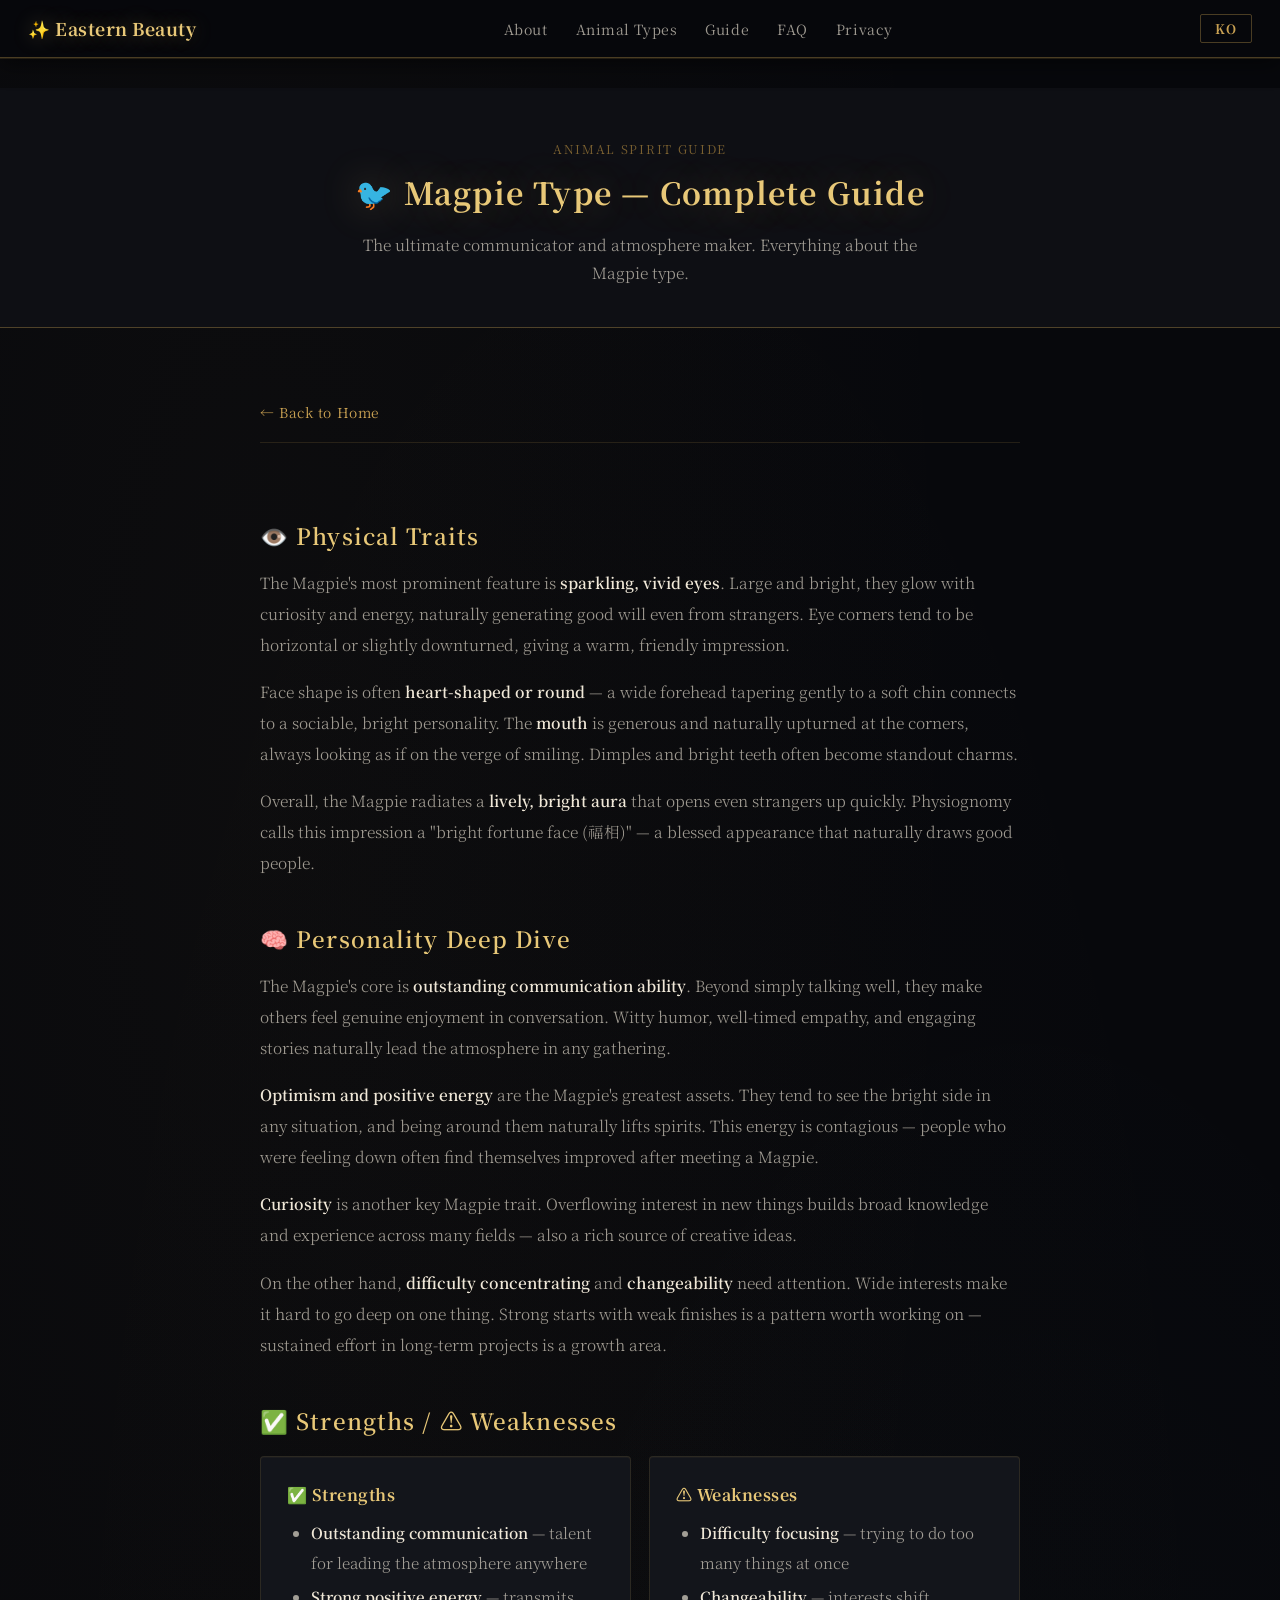
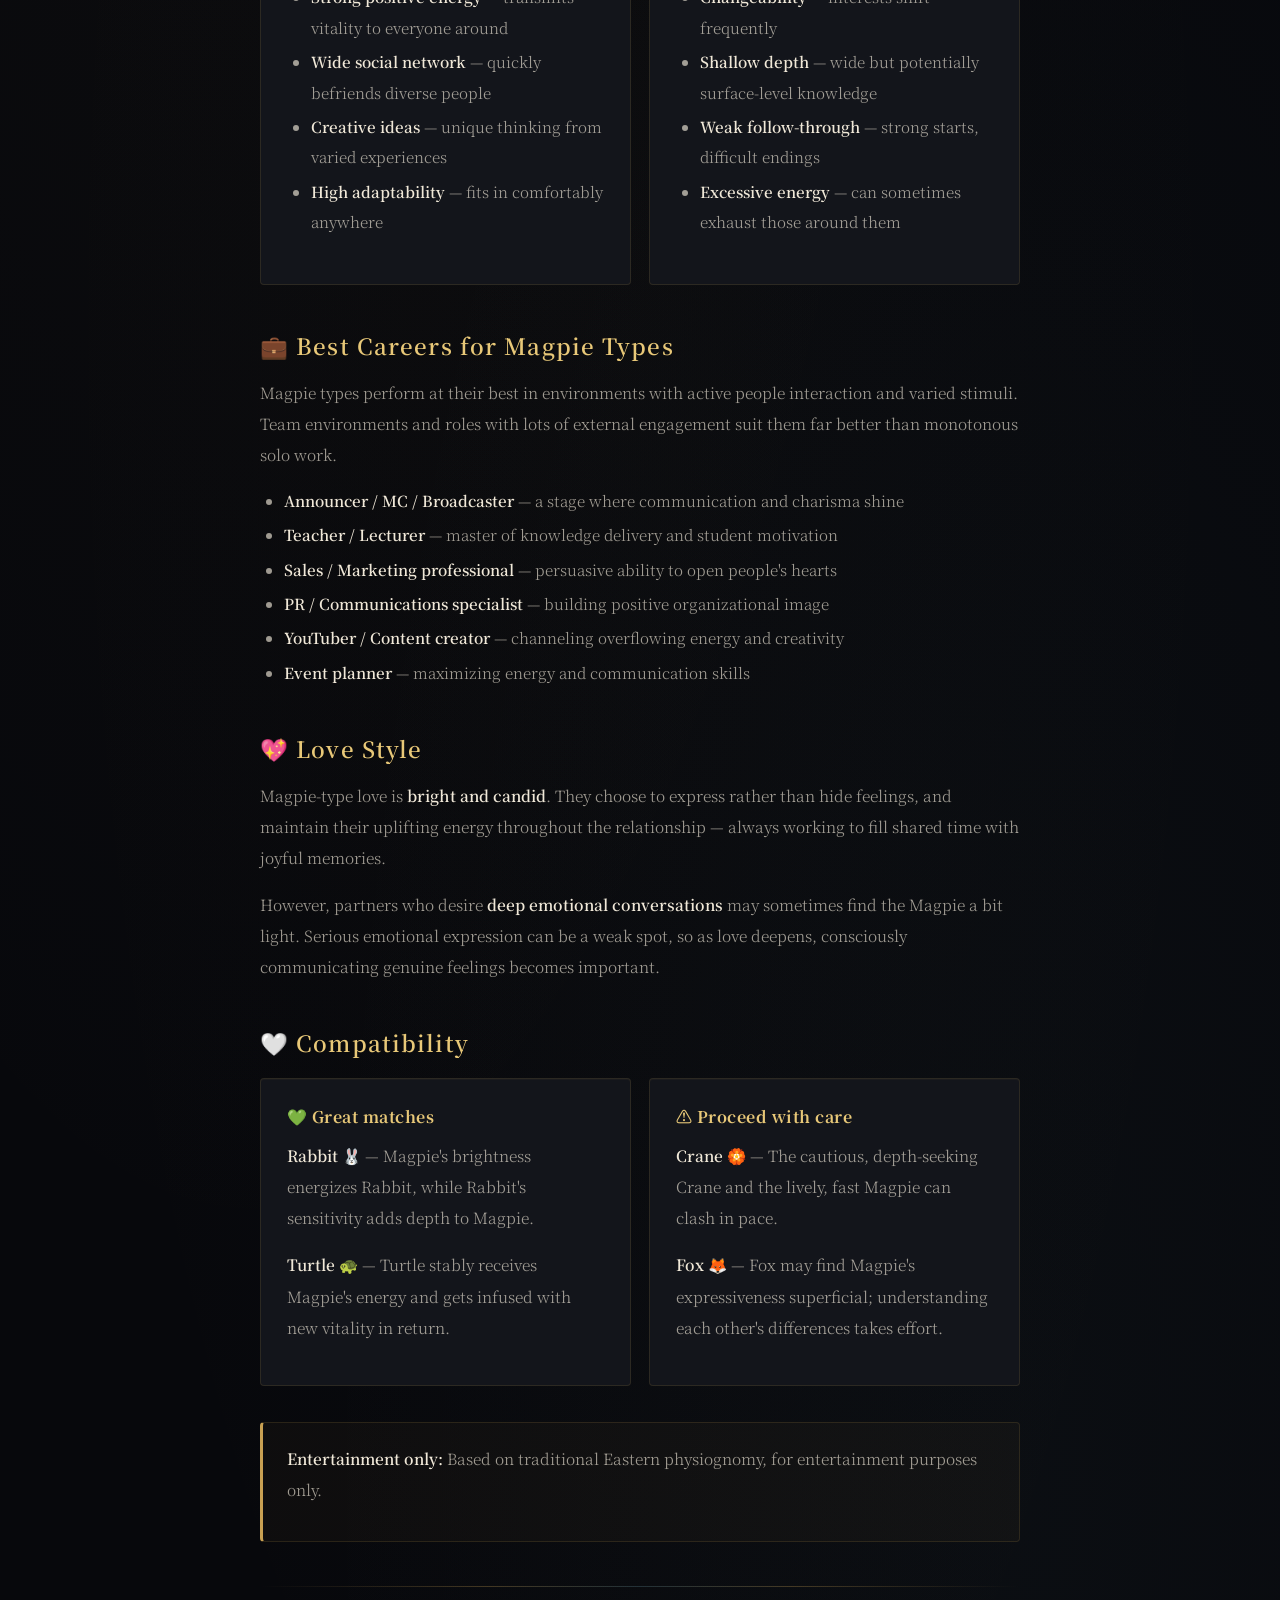
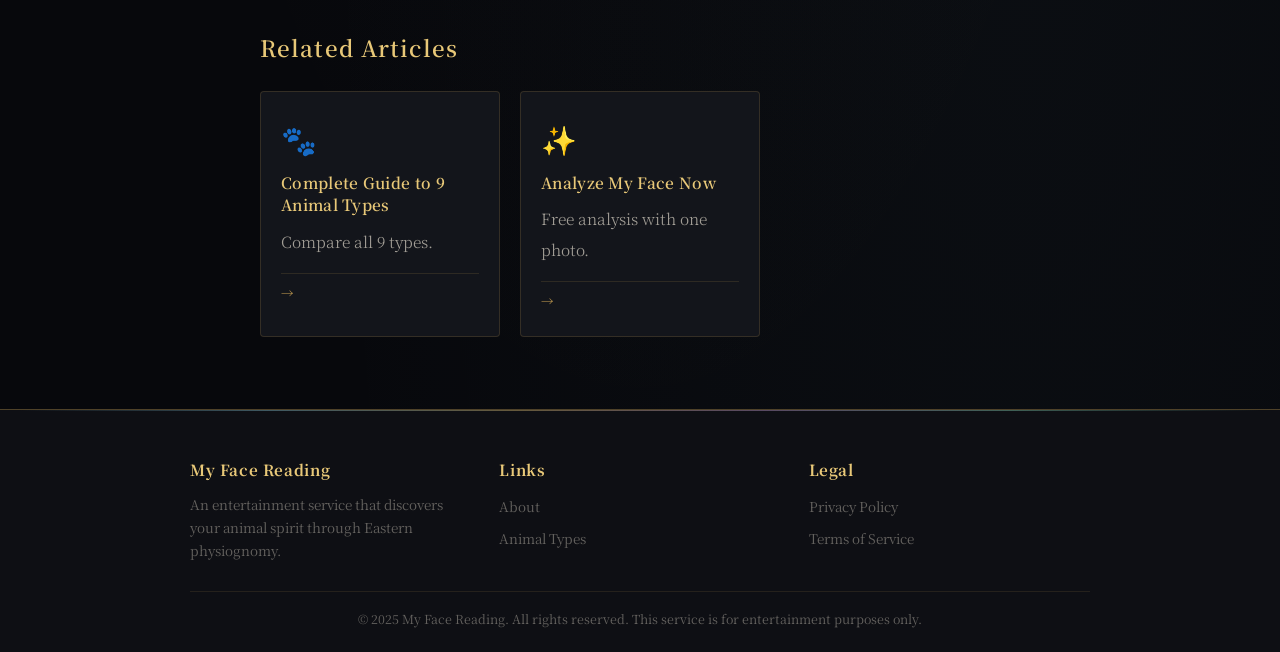
<file: article-magpie.html>
<!doctype html>
<html lang="ko" data-page="article-magpie">
<head>
  <meta charset="UTF-8" />
  <meta name="viewport" content="width=device-width, initial-scale=1.0" />
  <title>까치상 완전 분석 — 성격·직업·연애·궁합 | 내 관상 동물상</title>
  <meta name="description" content="까치상의 외모 특징, 성격 완전 분석, 추천 직업, 연애 스타일, 궁합까지 총정리. 밝은 에너지와 최고의 소통 능력을 가진 까치상에 대해 알아보세요." />
  <link rel="canonical" href="https://ai-test-d4dec.web.app/article-magpie.html" />
  <link rel="icon" href="/tiger_eye_glow.ico" type="image/x-icon" />
  <link rel="preconnect" href="https://fonts.googleapis.com" />
  <link rel="preconnect" href="https://fonts.gstatic.com" crossorigin />
  <link href="https://fonts.googleapis.com/css2?family=Noto+Serif+KR:wght@300;400;600;700&display=swap" rel="stylesheet" />
  <script type="application/ld+json">
  {"@context":"https://schema.org","@type":"Article","headline":"까치상 완전 분석 — 성격·직업·연애·궁합","description":"까치상의 외모 특징, 성격, 직업, 연애 스타일, 궁합 완전 가이드.","url":"https://ai-test-d4dec.web.app/article-magpie.html","isPartOf":{"@type":"WebSite","name":"내 관상 동물상","url":"https://ai-test-d4dec.web.app/"},"inLanguage":["ko","en"]}
  </script>
  <script>(function(){var l=localStorage.getItem('lang')||((navigator.language||'').startsWith('ko')?'ko':'en');document.documentElement.lang=l;})();</script>
  <script async src="https://www.googletagmanager.com/gtag/js?id=G-96NHE03ZGS"></script>
  <script>window.dataLayer=window.dataLayer||[];function gtag(){dataLayer.push(arguments);}gtag('js',new Date());gtag('config','G-96NHE03ZGS');</script>
  <meta name="google-adsense-account" content="ca-pub-2785113979236345">
  <script async src="https://pagead2.googlesyndication.com/pagead/js/adsbygoogle.js?client=ca-pub-2785113979236345" crossorigin="anonymous"></script>
  <link href='/style.css' rel='stylesheet'>
</head>
<body>
  <nav class="nav-bar">
    <a href="/" class="nav-logo" data-i18n="nav.logo">&#x1F52E; 내 관상 동물상</a>
    <div class="nav-links">
      <a href="/#about" data-i18n="nav.about">소개</a>
      <a href="/#types" data-i18n="nav.types">동물상 유형</a>
      <a href="/#articles" data-i18n="nav.guide">관상 가이드</a>
      <a href="/#faq" data-i18n="nav.faq">FAQ</a>
      <a href="privacy.html" data-i18n="nav.privacy">개인정보</a>
    </div>
    <button class="lang-toggle" id="langToggle">EN</button>
    <button class="nav-toggle" id="navToggle" aria-label="Menu">&#9776;</button>
  </nav>

  <div class="article-page">
    <div class="article-hero">
      <p class="article-meta lang-ko">동물상 가이드</p>
      <p class="article-meta lang-en">Animal Spirit Guide</p>
      <h1 class="lang-ko">&#x1F426; 까치상 완전 분석</h1>
      <h1 class="lang-en">&#x1F426; Magpie Type — Complete Guide</h1>
      <p class="article-desc lang-ko">최고의 소통가이자 분위기 메이커. 까치상의 모든 것을 파헤칩니다.</p>
      <p class="article-desc lang-en">The ultimate communicator and atmosphere maker. Everything about the Magpie type.</p>
    </div>

    <section class="content-section">
      <div class="article-body">
        <a href="/" class="back-link" data-i18n="article.back">&#8592; 메인으로 돌아가기</a>

        <h2 class="lang-ko">&#x1F441;&#xFE0F; 외모 특징</h2>
        <h2 class="lang-en">&#x1F441;&#xFE0F; Physical Traits</h2>
        <div class="lang-ko">
          <p>까치상의 가장 큰 특징은 <strong>생기 넘치는 눈빛</strong>입니다. 눈이 크고 반짝이며, 항상 호기심과 에너지로 빛납니다. 이 눈빛은 처음 만나는 사람에게도 자연스럽게 호감을 줍니다. 눈꼬리는 수평에 가깝거나 살짝 내려가는 편으로 친근하고 따뜻한 인상입니다.</p>
          <p>얼굴형은 <strong>하트형이나 둥근 형태</strong>가 많습니다. 이마가 넓고 턱이 부드럽게 좁아지는 형태는 사교적이고 밝은 성격과 연결됩니다. <strong>입</strong>은 크고 입꼬리가 자연스럽게 올라가 있어 항상 웃는 인상을 줍니다. 웃을 때 생기는 보조개나 밝은 치아가 큰 매력이 되는 경우가 많습니다.</p>
          <p>전체적으로 까치상은 <strong>활기차고 밝은 인상</strong>을 주어, 처음 보는 사람도 금방 마음을 열게 만드는 친화력이 외모에서도 드러납니다. 관상학에서는 이런 인상을 '환한 복상(福相)'이라 부르며, 주변에 좋은 사람들이 모이는 복된 얼굴로 해석합니다.</p>
        </div>
        <div class="lang-en">
          <p>The Magpie's most prominent feature is <strong>sparkling, vivid eyes</strong>. Large and bright, they glow with curiosity and energy, naturally generating good will even from strangers. Eye corners tend to be horizontal or slightly downturned, giving a warm, friendly impression.</p>
          <p>Face shape is often <strong>heart-shaped or round</strong> — a wide forehead tapering gently to a soft chin connects to a sociable, bright personality. The <strong>mouth</strong> is generous and naturally upturned at the corners, always looking as if on the verge of smiling. Dimples and bright teeth often become standout charms.</p>
          <p>Overall, the Magpie radiates a <strong>lively, bright aura</strong> that opens even strangers up quickly. Physiognomy calls this impression a "bright fortune face (福相)" — a blessed appearance that naturally draws good people.</p>
        </div>

        <h2 class="lang-ko">&#x1F9E0; 성격 완전 분석</h2>
        <h2 class="lang-en">&#x1F9E0; Personality Deep Dive</h2>
        <div class="lang-ko">
          <p>까치상의 핵심은 <strong>탁월한 소통 능력</strong>입니다. 말을 잘 하는 것을 넘어서, 상대방이 대화에서 즐거움을 느끼게 만드는 능력이 뛰어납니다. 재치 있는 유머, 적절한 공감, 흥미로운 이야기로 어떤 모임에서도 자연스럽게 분위기를 이끕니다.</p>
          <p><strong>낙천성과 긍정 에너지</strong>는 까치상의 가장 큰 자산입니다. 어떤 상황에서도 밝은 면을 먼저 보려는 경향이 있어, 까치상 주변에 있으면 자연스럽게 기운이 납니다. 이 에너지는 전염성이 강해서, 우울했던 사람도 까치상을 만나고 나면 기분이 나아지는 경우가 많습니다.</p>
          <p><strong>호기심</strong>도 까치상을 설명하는 중요한 키워드입니다. 새로운 것에 대한 관심이 넘쳐서, 다양한 분야에 걸쳐 폭넓은 지식과 경험을 갖게 됩니다. 이 호기심은 창의적인 아이디어의 원천이 되기도 합니다.</p>
          <p>반면 <strong>집중력 부족</strong>과 <strong>변덕</strong>은 까치상이 주의해야 할 부분입니다. 관심사가 넓은 만큼 하나에 깊이 파고드는 것이 어려울 수 있습니다. 시작은 잘 하지만 끝맺음이 약한 경향도 있어, 장기 프로젝트에서 지속력을 키우는 노력이 필요합니다.</p>
        </div>
        <div class="lang-en">
          <p>The Magpie's core is <strong>outstanding communication ability</strong>. Beyond simply talking well, they make others feel genuine enjoyment in conversation. Witty humor, well-timed empathy, and engaging stories naturally lead the atmosphere in any gathering.</p>
          <p><strong>Optimism and positive energy</strong> are the Magpie's greatest assets. They tend to see the bright side in any situation, and being around them naturally lifts spirits. This energy is contagious — people who were feeling down often find themselves improved after meeting a Magpie.</p>
          <p><strong>Curiosity</strong> is another key Magpie trait. Overflowing interest in new things builds broad knowledge and experience across many fields — also a rich source of creative ideas.</p>
          <p>On the other hand, <strong>difficulty concentrating</strong> and <strong>changeability</strong> need attention. Wide interests make it hard to go deep on one thing. Strong starts with weak finishes is a pattern worth working on — sustained effort in long-term projects is a growth area.</p>
        </div>

        <h2 class="lang-ko">&#x2705; 강점 / &#x26A0;&#xFE0F; 약점</h2>
        <h2 class="lang-en">&#x2705; Strengths / &#x26A0;&#xFE0F; Weaknesses</h2>
        <div class="lang-ko">
          <div class="knowledge-grid">
            <div class="knowledge-card">
              <h4>&#x2705; 강점</h4>
              <ul>
                <li><strong>탁월한 소통 능력</strong> — 어디서나 분위기를 이끄는 재능</li>
                <li><strong>강한 긍정 에너지</strong> — 주변 사람들에게 활력을 전달</li>
                <li><strong>폭넓은 대인관계</strong> — 다양한 사람들과 빠르게 친해짐</li>
                <li><strong>창의적 아이디어</strong> — 다양한 경험에서 나오는 독특한 발상</li>
                <li><strong>높은 적응력</strong> — 어떤 환경에서도 잘 녹아듦</li>
              </ul>
            </div>
            <div class="knowledge-card">
              <h4>&#x26A0;&#xFE0F; 약점</h4>
              <ul>
                <li><strong>집중력 부족</strong> — 여러 가지를 동시에 하려다 산만해짐</li>
                <li><strong>변덕스러움</strong> — 관심사가 자주 바뀜</li>
                <li><strong>깊이 부족</strong> — 넓지만 얕은 지식에 그칠 수 있음</li>
                <li><strong>끝맺음 약함</strong> — 시작은 잘 하지만 마무리가 어려움</li>
                <li><strong>과잉 에너지</strong> — 때로는 주변을 지치게 만들 수 있음</li>
              </ul>
            </div>
          </div>
        </div>
        <div class="lang-en">
          <div class="knowledge-grid">
            <div class="knowledge-card">
              <h4>&#x2705; Strengths</h4>
              <ul>
                <li><strong>Outstanding communication</strong> — talent for leading the atmosphere anywhere</li>
                <li><strong>Strong positive energy</strong> — transmits vitality to everyone around</li>
                <li><strong>Wide social network</strong> — quickly befriends diverse people</li>
                <li><strong>Creative ideas</strong> — unique thinking from varied experiences</li>
                <li><strong>High adaptability</strong> — fits in comfortably anywhere</li>
              </ul>
            </div>
            <div class="knowledge-card">
              <h4>&#x26A0;&#xFE0F; Weaknesses</h4>
              <ul>
                <li><strong>Difficulty focusing</strong> — trying to do too many things at once</li>
                <li><strong>Changeability</strong> — interests shift frequently</li>
                <li><strong>Shallow depth</strong> — wide but potentially surface-level knowledge</li>
                <li><strong>Weak follow-through</strong> — strong starts, difficult endings</li>
                <li><strong>Excessive energy</strong> — can sometimes exhaust those around them</li>
              </ul>
            </div>
          </div>
        </div>

        <h2 class="lang-ko">&#x1F4BC; 까치상 추천 직업</h2>
        <h2 class="lang-en">&#x1F4BC; Best Careers for Magpie Types</h2>
        <div class="lang-ko">
          <p>까치상은 사람들과 활발하게 소통하고, 다양한 자극이 있는 환경에서 최고의 역량을 발휘합니다. 단조로운 업무나 혼자 하는 작업보다는 팀 환경과 대외 활동이 많은 직업이 적합합니다.</p>
          <ul>
            <li><strong>아나운서 / MC / 방송인</strong> — 소통 능력과 끼가 빛나는 무대</li>
            <li><strong>교사 / 강사</strong> — 지식 전달과 학생 동기부여의 달인</li>
            <li><strong>영업 / 마케팅 전문가</strong> — 사람의 마음을 여는 설득력</li>
            <li><strong>PR / 홍보 전문가</strong> — 조직의 긍정적 이미지를 구축</li>
            <li><strong>유튜버 / 콘텐츠 크리에이터</strong> — 넘치는 끼와 창의성을 발산</li>
            <li><strong>이벤트 기획자</strong> — 에너지와 소통 능력을 최대한 활용</li>
          </ul>
        </div>
        <div class="lang-en">
          <p>Magpie types perform at their best in environments with active people interaction and varied stimuli. Team environments and roles with lots of external engagement suit them far better than monotonous solo work.</p>
          <ul>
            <li><strong>Announcer / MC / Broadcaster</strong> — a stage where communication and charisma shine</li>
            <li><strong>Teacher / Lecturer</strong> — master of knowledge delivery and student motivation</li>
            <li><strong>Sales / Marketing professional</strong> — persuasive ability to open people's hearts</li>
            <li><strong>PR / Communications specialist</strong> — building positive organizational image</li>
            <li><strong>YouTuber / Content creator</strong> — channeling overflowing energy and creativity</li>
            <li><strong>Event planner</strong> — maximizing energy and communication skills</li>
          </ul>
        </div>

        <h2 class="lang-ko">&#x1F496; 연애 스타일</h2>
        <h2 class="lang-en">&#x1F496; Love Style</h2>
        <div class="lang-ko">
          <p>까치상의 연애는 <strong>밝고 솔직</strong>합니다. 좋아하는 감정을 숨기기보다는 표현하는 쪽을 선택하고, 연애 중에도 밝은 에너지를 잃지 않습니다. 상대방을 즐겁게 해주고, 함께하는 시간을 즐거운 기억으로 가득 채우려 노력합니다.</p>
          <p>다만 <strong>깊이 있는 대화</strong>나 감정적인 연대를 원하는 상대에게는 조금 가볍게 느껴질 수 있습니다. 까치상은 진지한 감정 표현이 서툴 수 있으므로, 연애가 깊어질수록 의식적으로 진심을 전달하는 노력이 필요합니다.</p>
        </div>
        <div class="lang-en">
          <p>Magpie-type love is <strong>bright and candid</strong>. They choose to express rather than hide feelings, and maintain their uplifting energy throughout the relationship — always working to fill shared time with joyful memories.</p>
          <p>However, partners who desire <strong>deep emotional conversations</strong> may sometimes find the Magpie a bit light. Serious emotional expression can be a weak spot, so as love deepens, consciously communicating genuine feelings becomes important.</p>
        </div>

        <h2 class="lang-ko">&#x1F90D; 궁합</h2>
        <h2 class="lang-en">&#x1F90D; Compatibility</h2>
        <div class="lang-ko">
          <div class="knowledge-grid">
            <div class="knowledge-card">
              <h4>&#x1F49A; 잘 맞는 동물상</h4>
              <p><strong>토끼상 &#x1F430;</strong> — 까치상의 밝음이 토끼상에게 활력을 주고, 토끼상의 섬세함이 까치상에게 깊이를 더합니다.</p>
              <p><strong>거북상 &#x1F422;</strong> — 까치상의 에너지를 거북상이 안정적으로 받아주고, 거북상에게는 새로운 활기를 불어넣는 관계.</p>
            </div>
            <div class="knowledge-card">
              <h4>&#x26A0;&#xFE0F; 주의가 필요한 동물상</h4>
              <p><strong>학상 &#x1F3F5;&#xFE0F;</strong> — 신중하고 깊이를 추구하는 학상과 활발하고 빠른 까치상의 속도 차이가 갈등을 만들 수 있습니다.</p>
              <p><strong>여우상 &#x1F98A;</strong> — 여우상이 까치상의 표현력을 가볍다고 느낄 수 있어, 서로의 차이를 이해하는 노력이 필요합니다.</p>
            </div>
          </div>
        </div>
        <div class="lang-en">
          <div class="knowledge-grid">
            <div class="knowledge-card">
              <h4>&#x1F49A; Great matches</h4>
              <p><strong>Rabbit &#x1F430;</strong> — Magpie's brightness energizes Rabbit, while Rabbit's sensitivity adds depth to Magpie.</p>
              <p><strong>Turtle &#x1F422;</strong> — Turtle stably receives Magpie's energy and gets infused with new vitality in return.</p>
            </div>
            <div class="knowledge-card">
              <h4>&#x26A0;&#xFE0F; Proceed with care</h4>
              <p><strong>Crane &#x1F3F5;&#xFE0F;</strong> — The cautious, depth-seeking Crane and the lively, fast Magpie can clash in pace.</p>
              <p><strong>Fox &#x1F98A;</strong> — Fox may find Magpie's expressiveness superficial; understanding each other's differences takes effort.</p>
            </div>
          </div>
        </div>

        <div class="disclaimer-box">
          <p class="lang-ko"><strong>엔터테인먼트 목적:</strong> 본 내용은 동양 관상학의 전통적 해석을 바탕으로 한 엔터테인먼트 콘텐츠입니다.</p>
          <p class="lang-en"><strong>Entertainment only:</strong> Based on traditional Eastern physiognomy, for entertainment purposes only.</p>
        </div>

        <div class="article-divider"></div>
        <h2 data-i18n="article.related">관련 아티클</h2>
        <div class="article-cards">
          <a href="article-animal-guide.html" class="article-card">
            <div class="article-card-icon">&#x1F43E;</div>
            <div class="article-card-title lang-ko">9가지 동물상 완전 가이드</div>
            <div class="article-card-title lang-en">Complete Guide to 9 Animal Types</div>
            <p class="article-card-desc lang-ko">모든 동물상 비교.</p>
            <p class="article-card-desc lang-en">Compare all 9 types.</p>
            <span class="article-card-tag">&#8594;</span>
          </a>
          <a href="/#try" class="article-card">
            <div class="article-card-icon">&#x2728;</div>
            <div class="article-card-title lang-ko">지금 내 관상 분석하기</div>
            <div class="article-card-title lang-en">Analyze My Face Now</div>
            <p class="article-card-desc lang-ko">사진 한 장으로 무료 분석.</p>
            <p class="article-card-desc lang-en">Free analysis with one photo.</p>
            <span class="article-card-tag">&#8594;</span>
          </a>
        </div>
      </div>
    </section>
  </div>

  <footer class="site-footer">
    <div class="footer-inner" style="grid-template-columns: repeat(3, 1fr)">
      <div class="footer-col"><h4 data-i18n="footer.brand">내 관상 동물상</h4><p data-i18n="footer.brand.desc">동양 관상학으로 내 얼굴의 동물상을 알아보는 엔터테인먼트 서비스입니다.</p></div>
      <div class="footer-col"><h4 data-i18n="footer.links">링크</h4><ul><li><a href="/#about" data-i18n="nav.about">소개</a></li><li><a href="/#types" data-i18n="nav.types">동물상 유형</a></li></ul></div>
      <div class="footer-col"><h4 data-i18n="footer.legal">법적 고지</h4><ul><li><a href="privacy.html" data-i18n="footer.privacy">개인정보처리방침</a></li><li><a href="terms.html" data-i18n="footer.terms">이용약관</a></li></ul></div>
    </div>
    <div class="footer-bottom"><p data-i18n="footer.copyright">&copy; 2025 내 관상 동물상. All rights reserved.</p></div>
  </footer>
  <script src="/i18n.js"></script>
  <script>document.getElementById('navToggle').addEventListener('click',function(){document.querySelector('.nav-links').classList.toggle('open');});</script>
</body>
</html>
</file>
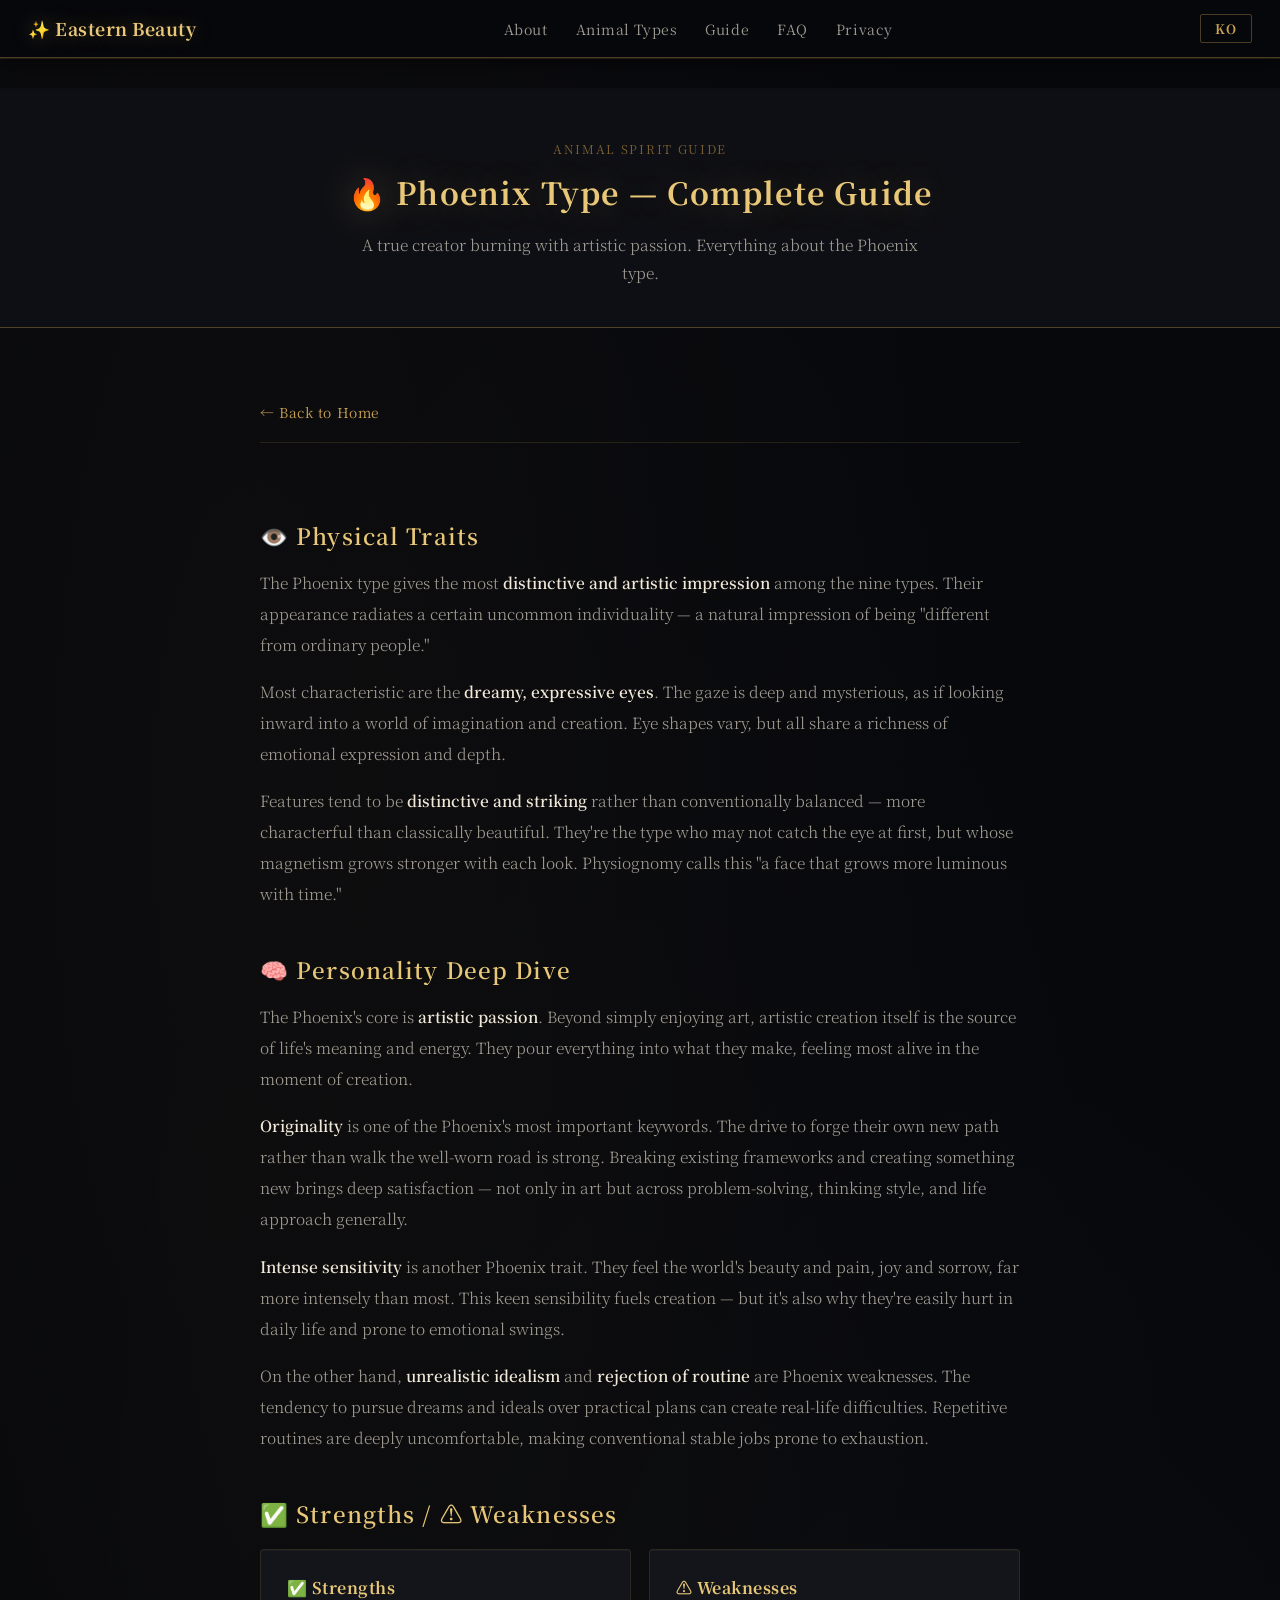
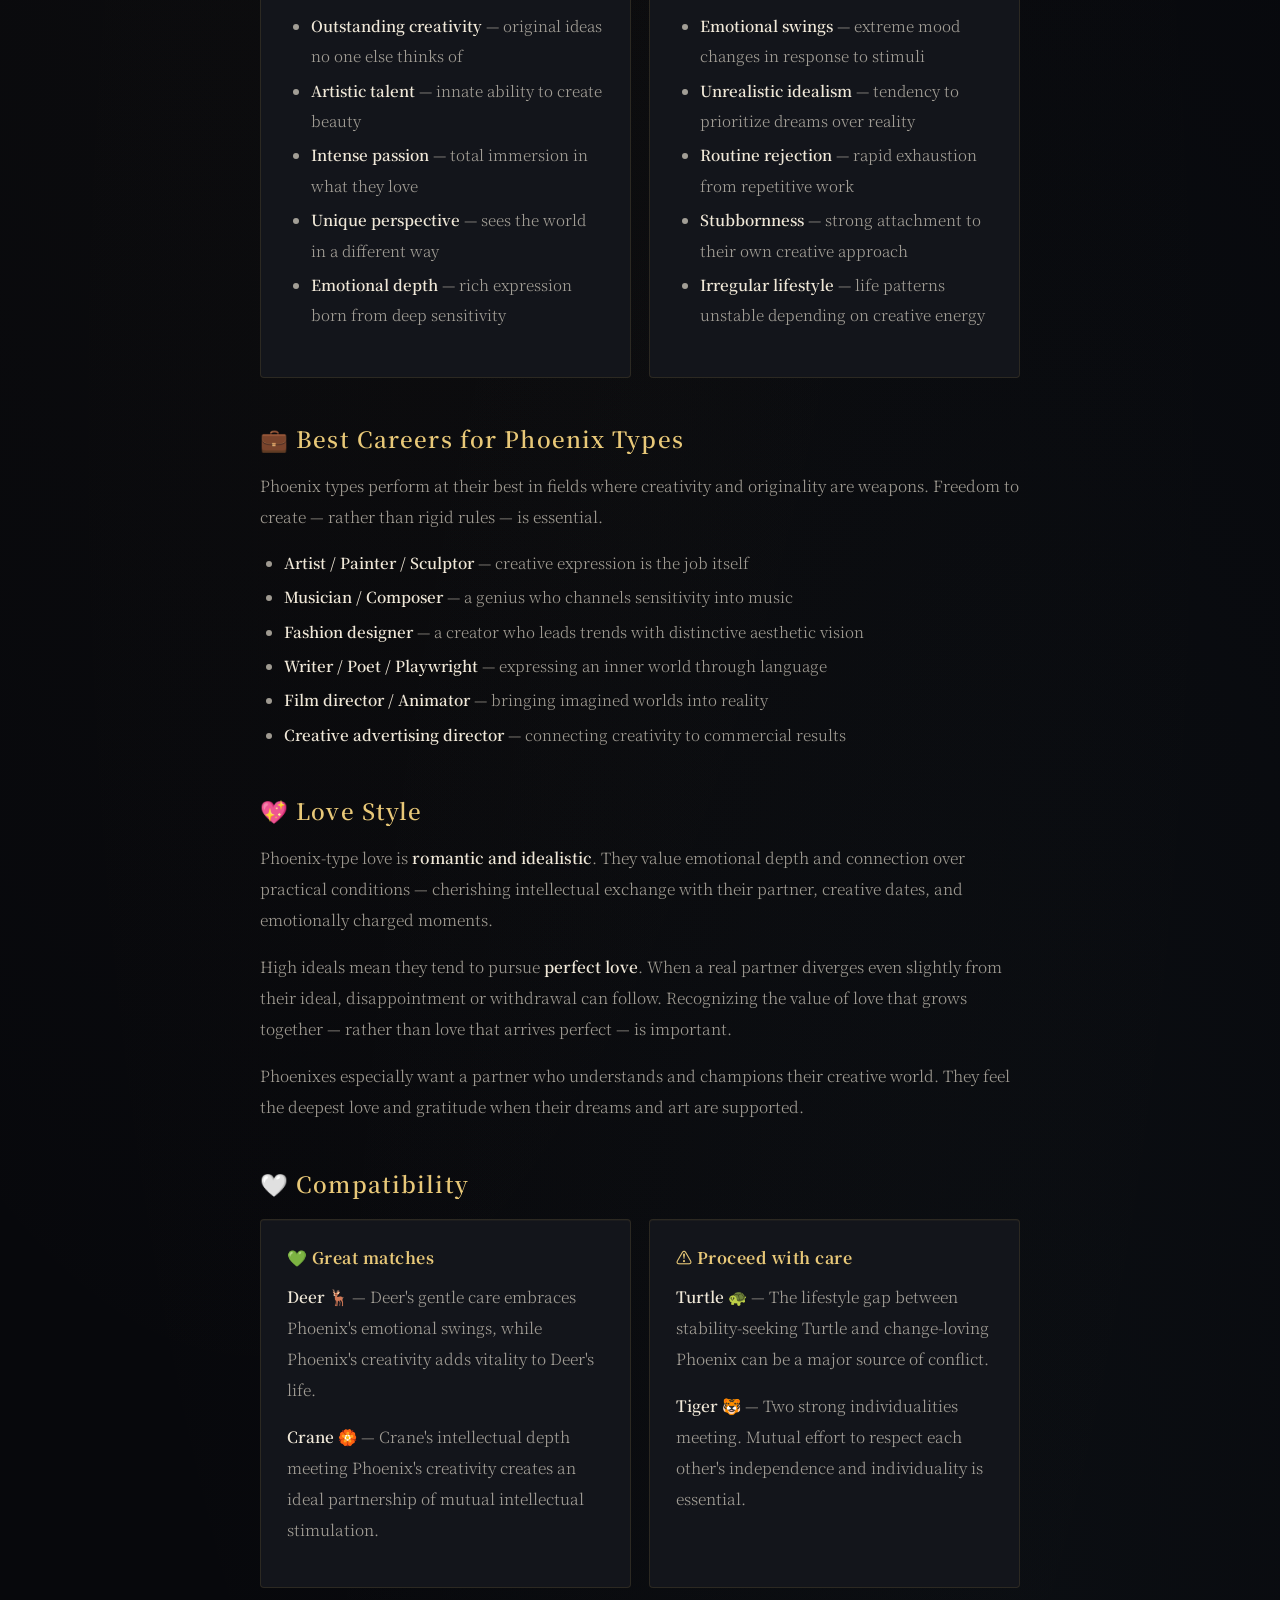
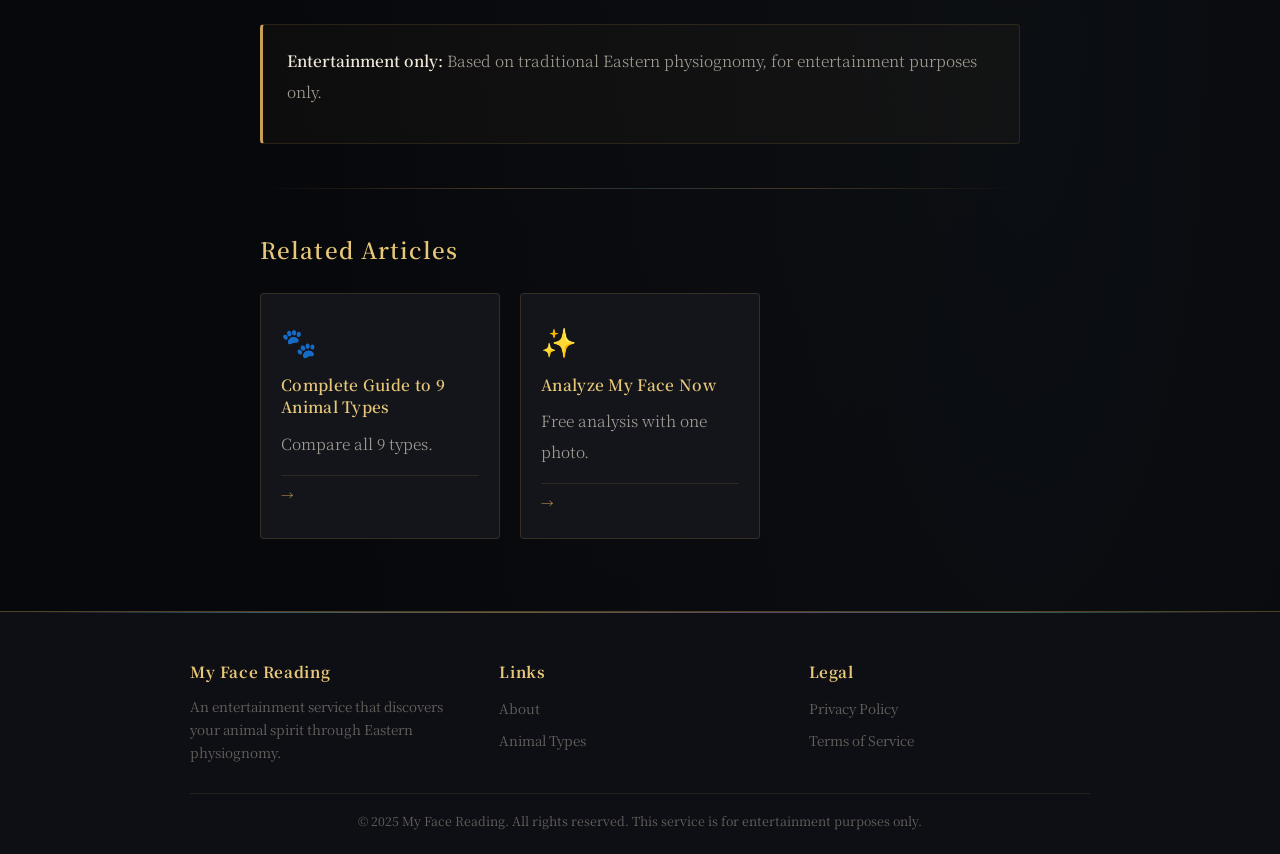
<file: article-phoenix.html>
<!doctype html>
<html lang="ko" data-page="article-phoenix">
<head>
  <meta charset="UTF-8" />
  <meta name="viewport" content="width=device-width, initial-scale=1.0" />
  <title>봉황상 완전 분석 — 성격·직업·연애·궁합 | 내 관상 동물상</title>
  <meta name="description" content="봉황상의 외모 특징, 성격 완전 분석, 추천 직업, 연애 스타일, 궁합까지 총정리. 예술적 열정으로 타오르는 진정한 크리에이터 봉황상에 대해 알아보세요." />
  <link rel="canonical" href="https://ai-test-d4dec.web.app/article-phoenix.html" />
  <link rel="icon" href="/tiger_eye_glow.ico" type="image/x-icon" />
  <link rel="preconnect" href="https://fonts.googleapis.com" />
  <link rel="preconnect" href="https://fonts.gstatic.com" crossorigin />
  <link href="https://fonts.googleapis.com/css2?family=Noto+Serif+KR:wght@300;400;600;700&display=swap" rel="stylesheet" />
  <script type="application/ld+json">
  {"@context":"https://schema.org","@type":"Article","headline":"봉황상 완전 분석 — 성격·직업·연애·궁합","description":"봉황상의 외모 특징, 성격, 직업, 연애 스타일, 궁합 완전 가이드.","url":"https://ai-test-d4dec.web.app/article-phoenix.html","isPartOf":{"@type":"WebSite","name":"내 관상 동물상","url":"https://ai-test-d4dec.web.app/"},"inLanguage":["ko","en"]}
  </script>
  <script>(function(){var l=localStorage.getItem('lang')||((navigator.language||'').startsWith('ko')?'ko':'en');document.documentElement.lang=l;})();</script>
  <script async src="https://www.googletagmanager.com/gtag/js?id=G-96NHE03ZGS"></script>
  <script>window.dataLayer=window.dataLayer||[];function gtag(){dataLayer.push(arguments);}gtag('js',new Date());gtag('config','G-96NHE03ZGS');</script>
  <meta name="google-adsense-account" content="ca-pub-2785113979236345">
  <script async src="https://pagead2.googlesyndication.com/pagead/js/adsbygoogle.js?client=ca-pub-2785113979236345" crossorigin="anonymous"></script>
  <link href='/style.css' rel='stylesheet'>
</head>
<body>
  <nav class="nav-bar">
    <a href="/" class="nav-logo" data-i18n="nav.logo">&#x1F52E; 내 관상 동물상</a>
    <div class="nav-links">
      <a href="/#about" data-i18n="nav.about">소개</a>
      <a href="/#types" data-i18n="nav.types">동물상 유형</a>
      <a href="/#articles" data-i18n="nav.guide">관상 가이드</a>
      <a href="/#faq" data-i18n="nav.faq">FAQ</a>
      <a href="privacy.html" data-i18n="nav.privacy">개인정보</a>
    </div>
    <button class="lang-toggle" id="langToggle">EN</button>
    <button class="nav-toggle" id="navToggle" aria-label="Menu">&#9776;</button>
  </nav>

  <div class="article-page">
    <div class="article-hero">
      <p class="article-meta lang-ko">동물상 가이드</p>
      <p class="article-meta lang-en">Animal Spirit Guide</p>
      <h1 class="lang-ko">&#x1F525; 봉황상 완전 분석</h1>
      <h1 class="lang-en">&#x1F525; Phoenix Type — Complete Guide</h1>
      <p class="article-desc lang-ko">예술적 열정으로 타오르는 진정한 크리에이터. 봉황상의 모든 것을 파헤칩니다.</p>
      <p class="article-desc lang-en">A true creator burning with artistic passion. Everything about the Phoenix type.</p>
    </div>

    <section class="content-section">
      <div class="article-body">
        <a href="/" class="back-link" data-i18n="article.back">&#8592; 메인으로 돌아가기</a>

        <h2 class="lang-ko">&#x1F441;&#xFE0F; 외모 특징</h2>
        <h2 class="lang-en">&#x1F441;&#xFE0F; Physical Traits</h2>
        <div class="lang-ko">
          <p>봉황상은 9가지 동물상 중 가장 <strong>독특하고 예술적인 인상</strong>을 주는 유형입니다. 외모에서 어딘가 범상치 않은 개성이 느껴지며, "보통 사람과 다르다"는 인상을 자연스럽게 줍니다.</p>
          <p>가장 특징적인 것은 <strong>몽환적이고 표현력 있는 눈</strong>입니다. 눈빛이 깊고 신비로우며, 무언가를 상상하거나 창조하는 내면의 세계를 들여다보는 것처럼 보입니다. 눈 모양은 다양하지만, 공통적으로 감정 표현력이 풍부하고 깊이가 있습니다.</p>
          <p>이목구비가 <strong>독특하고 인상적</strong>인 경우가 많습니다. 균형 잡힌 미인형보다는 개성 있고 매력적인 형태가 많아, 처음에는 눈에 안 띄다가 보면 볼수록 매력이 느껴지는 유형입니다. 관상학에서는 이를 두고 '시간이 갈수록 빛나는 얼굴'이라 합니다.</p>
        </div>
        <div class="lang-en">
          <p>The Phoenix type gives the most <strong>distinctive and artistic impression</strong> among the nine types. Their appearance radiates a certain uncommon individuality — a natural impression of being "different from ordinary people."</p>
          <p>Most characteristic are the <strong>dreamy, expressive eyes</strong>. The gaze is deep and mysterious, as if looking inward into a world of imagination and creation. Eye shapes vary, but all share a richness of emotional expression and depth.</p>
          <p>Features tend to be <strong>distinctive and striking</strong> rather than conventionally balanced — more characterful than classically beautiful. They're the type who may not catch the eye at first, but whose magnetism grows stronger with each look. Physiognomy calls this "a face that grows more luminous with time."</p>
        </div>

        <h2 class="lang-ko">&#x1F9E0; 성격 완전 분석</h2>
        <h2 class="lang-en">&#x1F9E0; Personality Deep Dive</h2>
        <div class="lang-ko">
          <p>봉황상의 핵심은 <strong>예술적 열정</strong>입니다. 단순히 예술을 즐기는 것을 넘어서, 예술적 창조 자체가 삶의 의미이자 에너지 원천입니다. 자신이 만드는 것에 모든 열정을 쏟아붓고, 창조의 순간에 가장 살아있음을 느낍니다.</p>
          <p><strong>독창성</strong>은 봉황상을 설명하는 가장 중요한 키워드 중 하나입니다. 남들이 걸어가는 길보다는 자신만의 새로운 길을 개척하려는 욕구가 강합니다. 기존의 틀을 깨고 새로운 것을 만들어내는 것에서 큰 만족을 얻습니다. 이 독창성은 예술 분야에서만이 아니라, 문제 해결 방식, 사고방식 등 전반에 걸쳐 나타납니다.</p>
          <p><strong>강렬한 감수성</strong>도 봉황상의 특징입니다. 세상의 아름다움과 고통, 기쁨과 슬픔을 남들보다 훨씬 강렬하게 느끼고 경험합니다. 이 예민한 감수성이 창작의 원천이 되기도 하지만, 동시에 일상에서 쉽게 상처받거나 감정 기복이 심해지는 원인이 되기도 합니다.</p>
          <p>반면 <strong>비현실적 이상주의</strong>와 <strong>루틴의 거부</strong>는 봉황상의 약점입니다. 현실적인 계획보다는 꿈과 이상을 추구하는 경향이 있어, 실제 생활에서 어려움을 겪는 경우가 있습니다. 또한 반복적인 일상을 매우 힘들어하여, 안정적인 직업 환경에서 소진감을 느끼기 쉽습니다.</p>
        </div>
        <div class="lang-en">
          <p>The Phoenix's core is <strong>artistic passion</strong>. Beyond simply enjoying art, artistic creation itself is the source of life's meaning and energy. They pour everything into what they make, feeling most alive in the moment of creation.</p>
          <p><strong>Originality</strong> is one of the Phoenix's most important keywords. The drive to forge their own new path rather than walk the well-worn road is strong. Breaking existing frameworks and creating something new brings deep satisfaction — not only in art but across problem-solving, thinking style, and life approach generally.</p>
          <p><strong>Intense sensitivity</strong> is another Phoenix trait. They feel the world's beauty and pain, joy and sorrow, far more intensely than most. This keen sensibility fuels creation — but it's also why they're easily hurt in daily life and prone to emotional swings.</p>
          <p>On the other hand, <strong>unrealistic idealism</strong> and <strong>rejection of routine</strong> are Phoenix weaknesses. The tendency to pursue dreams and ideals over practical plans can create real-life difficulties. Repetitive routines are deeply uncomfortable, making conventional stable jobs prone to exhaustion.</p>
        </div>

        <h2 class="lang-ko">&#x2705; 강점 / &#x26A0;&#xFE0F; 약점</h2>
        <h2 class="lang-en">&#x2705; Strengths / &#x26A0;&#xFE0F; Weaknesses</h2>
        <div class="lang-ko">
          <div class="knowledge-grid">
            <div class="knowledge-card">
              <h4>&#x2705; 강점</h4>
              <ul>
                <li><strong>탁월한 창의성</strong> — 누구도 생각하지 못한 독창적 아이디어</li>
                <li><strong>예술적 재능</strong> — 아름다움을 창조하는 타고난 능력</li>
                <li><strong>강렬한 열정</strong> — 자신이 좋아하는 것에 완전히 몰입</li>
                <li><strong>독특한 시각</strong> — 세상을 다른 방식으로 바라봄</li>
                <li><strong>감성적 깊이</strong> — 깊은 감수성에서 나오는 풍부한 표현</li>
              </ul>
            </div>
            <div class="knowledge-card">
              <h4>&#x26A0;&#xFE0F; 약점</h4>
              <ul>
                <li><strong>감정 기복</strong> — 외부 자극에 따라 감정 변화가 극단적</li>
                <li><strong>비현실적 이상주의</strong> — 현실보다 꿈을 우선시하는 경향</li>
                <li><strong>루틴 거부</strong> — 반복적 업무에서 급격히 소진</li>
                <li><strong>고집스러움</strong> — 자신의 창작 방식에 강한 집착</li>
                <li><strong>불규칙한 생활</strong> — 창작 에너지에 따라 생활 패턴이 불안정</li>
              </ul>
            </div>
          </div>
        </div>
        <div class="lang-en">
          <div class="knowledge-grid">
            <div class="knowledge-card">
              <h4>&#x2705; Strengths</h4>
              <ul>
                <li><strong>Outstanding creativity</strong> — original ideas no one else thinks of</li>
                <li><strong>Artistic talent</strong> — innate ability to create beauty</li>
                <li><strong>Intense passion</strong> — total immersion in what they love</li>
                <li><strong>Unique perspective</strong> — sees the world in a different way</li>
                <li><strong>Emotional depth</strong> — rich expression born from deep sensitivity</li>
              </ul>
            </div>
            <div class="knowledge-card">
              <h4>&#x26A0;&#xFE0F; Weaknesses</h4>
              <ul>
                <li><strong>Emotional swings</strong> — extreme mood changes in response to stimuli</li>
                <li><strong>Unrealistic idealism</strong> — tendency to prioritize dreams over reality</li>
                <li><strong>Routine rejection</strong> — rapid exhaustion from repetitive work</li>
                <li><strong>Stubbornness</strong> — strong attachment to their own creative approach</li>
                <li><strong>Irregular lifestyle</strong> — life patterns unstable depending on creative energy</li>
              </ul>
            </div>
          </div>
        </div>

        <h2 class="lang-ko">&#x1F4BC; 봉황상 추천 직업</h2>
        <h2 class="lang-en">&#x1F4BC; Best Careers for Phoenix Types</h2>
        <div class="lang-ko">
          <p>봉황상은 창의성과 독창성이 무기가 되는 분야에서 최고의 역량을 발휘합니다. 틀에 박힌 규칙보다는 자유롭게 창조할 수 있는 환경이 필수입니다.</p>
          <ul>
            <li><strong>예술가 / 화가 / 조각가</strong> — 창조적 표현이 직업 그 자체</li>
            <li><strong>음악가 / 작곡가</strong> — 감수성을 음악으로 승화하는 천재</li>
            <li><strong>패션 디자이너</strong> — 독창적 미감으로 트렌드를 이끄는 크리에이터</li>
            <li><strong>작가 / 시인 / 극작가</strong> — 내면의 세계를 언어로 표현</li>
            <li><strong>영화감독 / 애니메이터</strong> — 상상의 세계를 현실로 구현</li>
            <li><strong>광고 크리에이티브 디렉터</strong> — 창의성을 상업적 성과로 연결</li>
          </ul>
        </div>
        <div class="lang-en">
          <p>Phoenix types perform at their best in fields where creativity and originality are weapons. Freedom to create — rather than rigid rules — is essential.</p>
          <ul>
            <li><strong>Artist / Painter / Sculptor</strong> — creative expression is the job itself</li>
            <li><strong>Musician / Composer</strong> — a genius who channels sensitivity into music</li>
            <li><strong>Fashion designer</strong> — a creator who leads trends with distinctive aesthetic vision</li>
            <li><strong>Writer / Poet / Playwright</strong> — expressing an inner world through language</li>
            <li><strong>Film director / Animator</strong> — bringing imagined worlds into reality</li>
            <li><strong>Creative advertising director</strong> — connecting creativity to commercial results</li>
          </ul>
        </div>

        <h2 class="lang-ko">&#x1F496; 연애 스타일</h2>
        <h2 class="lang-en">&#x1F496; Love Style</h2>
        <div class="lang-ko">
          <p>봉황상의 연애는 <strong>낭만적이고 이상적</strong>입니다. 현실적인 조건보다는 감정의 깊이와 연결을 더 중요하게 여깁니다. 상대방과의 정신적 교류, 창의적인 데이트, 감성적인 순간들을 소중히 여깁니다.</p>
          <p>이상이 높은 만큼 <strong>완벽한 사랑</strong>을 추구하는 경향이 있습니다. 현실의 파트너가 자신의 이상과 조금이라도 다를 때 실망하거나 관계에서 멀어지려 하는 경우가 있습니다. 완벽한 사랑이 아닌, 함께 성장하는 사랑의 가치를 인식하는 것이 중요합니다.</p>
          <p>봉황상은 자신의 창작 세계를 이해하고 응원해주는 파트너를 특히 원합니다. 자신의 꿈과 예술을 지지받을 때 가장 깊은 사랑과 감사를 느끼는 유형입니다.</p>
        </div>
        <div class="lang-en">
          <p>Phoenix-type love is <strong>romantic and idealistic</strong>. They value emotional depth and connection over practical conditions — cherishing intellectual exchange with their partner, creative dates, and emotionally charged moments.</p>
          <p>High ideals mean they tend to pursue <strong>perfect love</strong>. When a real partner diverges even slightly from their ideal, disappointment or withdrawal can follow. Recognizing the value of love that grows together — rather than love that arrives perfect — is important.</p>
          <p>Phoenixes especially want a partner who understands and champions their creative world. They feel the deepest love and gratitude when their dreams and art are supported.</p>
        </div>

        <h2 class="lang-ko">&#x1F90D; 궁합</h2>
        <h2 class="lang-en">&#x1F90D; Compatibility</h2>
        <div class="lang-ko">
          <div class="knowledge-grid">
            <div class="knowledge-card">
              <h4>&#x1F49A; 잘 맞는 동물상</h4>
              <p><strong>사슴상 &#x1F98C;</strong> — 사슴상의 부드러운 배려가 봉황상의 감정 기복을 감싸주고, 봉황상의 창의성이 사슴상의 삶에 활기를 더합니다.</p>
              <p><strong>학상 &#x1F3F5;&#xFE0F;</strong> — 학상의 지적 깊이와 봉황상의 창의성이 만나면 서로에게 지적 자극이 되는 이상적인 파트너십.</p>
            </div>
            <div class="knowledge-card">
              <h4>&#x26A0;&#xFE0F; 주의가 필요한 동물상</h4>
              <p><strong>거북상 &#x1F422;</strong> — 안정을 추구하는 거북상과 변화를 즐기는 봉황상의 생활 방식 차이가 큰 갈등 원인이 될 수 있습니다.</p>
              <p><strong>호랑이상 &#x1F42F;</strong> — 강한 자아를 가진 두 유형의 만남. 서로의 독립성과 개성을 존중하는 노력이 필수입니다.</p>
            </div>
          </div>
        </div>
        <div class="lang-en">
          <div class="knowledge-grid">
            <div class="knowledge-card">
              <h4>&#x1F49A; Great matches</h4>
              <p><strong>Deer &#x1F98C;</strong> — Deer's gentle care embraces Phoenix's emotional swings, while Phoenix's creativity adds vitality to Deer's life.</p>
              <p><strong>Crane &#x1F3F5;&#xFE0F;</strong> — Crane's intellectual depth meeting Phoenix's creativity creates an ideal partnership of mutual intellectual stimulation.</p>
            </div>
            <div class="knowledge-card">
              <h4>&#x26A0;&#xFE0F; Proceed with care</h4>
              <p><strong>Turtle &#x1F422;</strong> — The lifestyle gap between stability-seeking Turtle and change-loving Phoenix can be a major source of conflict.</p>
              <p><strong>Tiger &#x1F42F;</strong> — Two strong individualities meeting. Mutual effort to respect each other's independence and individuality is essential.</p>
            </div>
          </div>
        </div>

        <div class="disclaimer-box">
          <p class="lang-ko"><strong>엔터테인먼트 목적:</strong> 본 내용은 동양 관상학의 전통적 해석을 바탕으로 한 엔터테인먼트 콘텐츠입니다.</p>
          <p class="lang-en"><strong>Entertainment only:</strong> Based on traditional Eastern physiognomy, for entertainment purposes only.</p>
        </div>
        <div class="article-divider"></div>
        <h2 data-i18n="article.related">관련 아티클</h2>
        <div class="article-cards">
          <a href="article-animal-guide.html" class="article-card">
            <div class="article-card-icon">&#x1F43E;</div>
            <div class="article-card-title lang-ko">9가지 동물상 완전 가이드</div>
            <div class="article-card-title lang-en">Complete Guide to 9 Animal Types</div>
            <p class="article-card-desc lang-ko">모든 동물상 비교.</p>
            <p class="article-card-desc lang-en">Compare all 9 types.</p>
            <span class="article-card-tag">&#8594;</span>
          </a>
          <a href="/#try" class="article-card">
            <div class="article-card-icon">&#x2728;</div>
            <div class="article-card-title lang-ko">지금 내 관상 분석하기</div>
            <div class="article-card-title lang-en">Analyze My Face Now</div>
            <p class="article-card-desc lang-ko">사진 한 장으로 무료 분석.</p>
            <p class="article-card-desc lang-en">Free analysis with one photo.</p>
            <span class="article-card-tag">&#8594;</span>
          </a>
        </div>
      </div>
    </section>
  </div>

  <footer class="site-footer">
    <div class="footer-inner" style="grid-template-columns: repeat(3, 1fr)">
      <div class="footer-col"><h4 data-i18n="footer.brand">내 관상 동물상</h4><p data-i18n="footer.brand.desc">동양 관상학으로 내 얼굴의 동물상을 알아보는 엔터테인먼트 서비스입니다.</p></div>
      <div class="footer-col"><h4 data-i18n="footer.links">링크</h4><ul><li><a href="/#about" data-i18n="nav.about">소개</a></li><li><a href="/#types" data-i18n="nav.types">동물상 유형</a></li></ul></div>
      <div class="footer-col"><h4 data-i18n="footer.legal">법적 고지</h4><ul><li><a href="privacy.html" data-i18n="footer.privacy">개인정보처리방침</a></li><li><a href="terms.html" data-i18n="footer.terms">이용약관</a></li></ul></div>
    </div>
    <div class="footer-bottom"><p data-i18n="footer.copyright">&copy; 2025 내 관상 동물상. All rights reserved.</p></div>
  </footer>
  <script src="/i18n.js"></script>
  <script>document.getElementById('navToggle').addEventListener('click',function(){document.querySelector('.nav-links').classList.toggle('open');});</script>
</body>
</html>
</file>
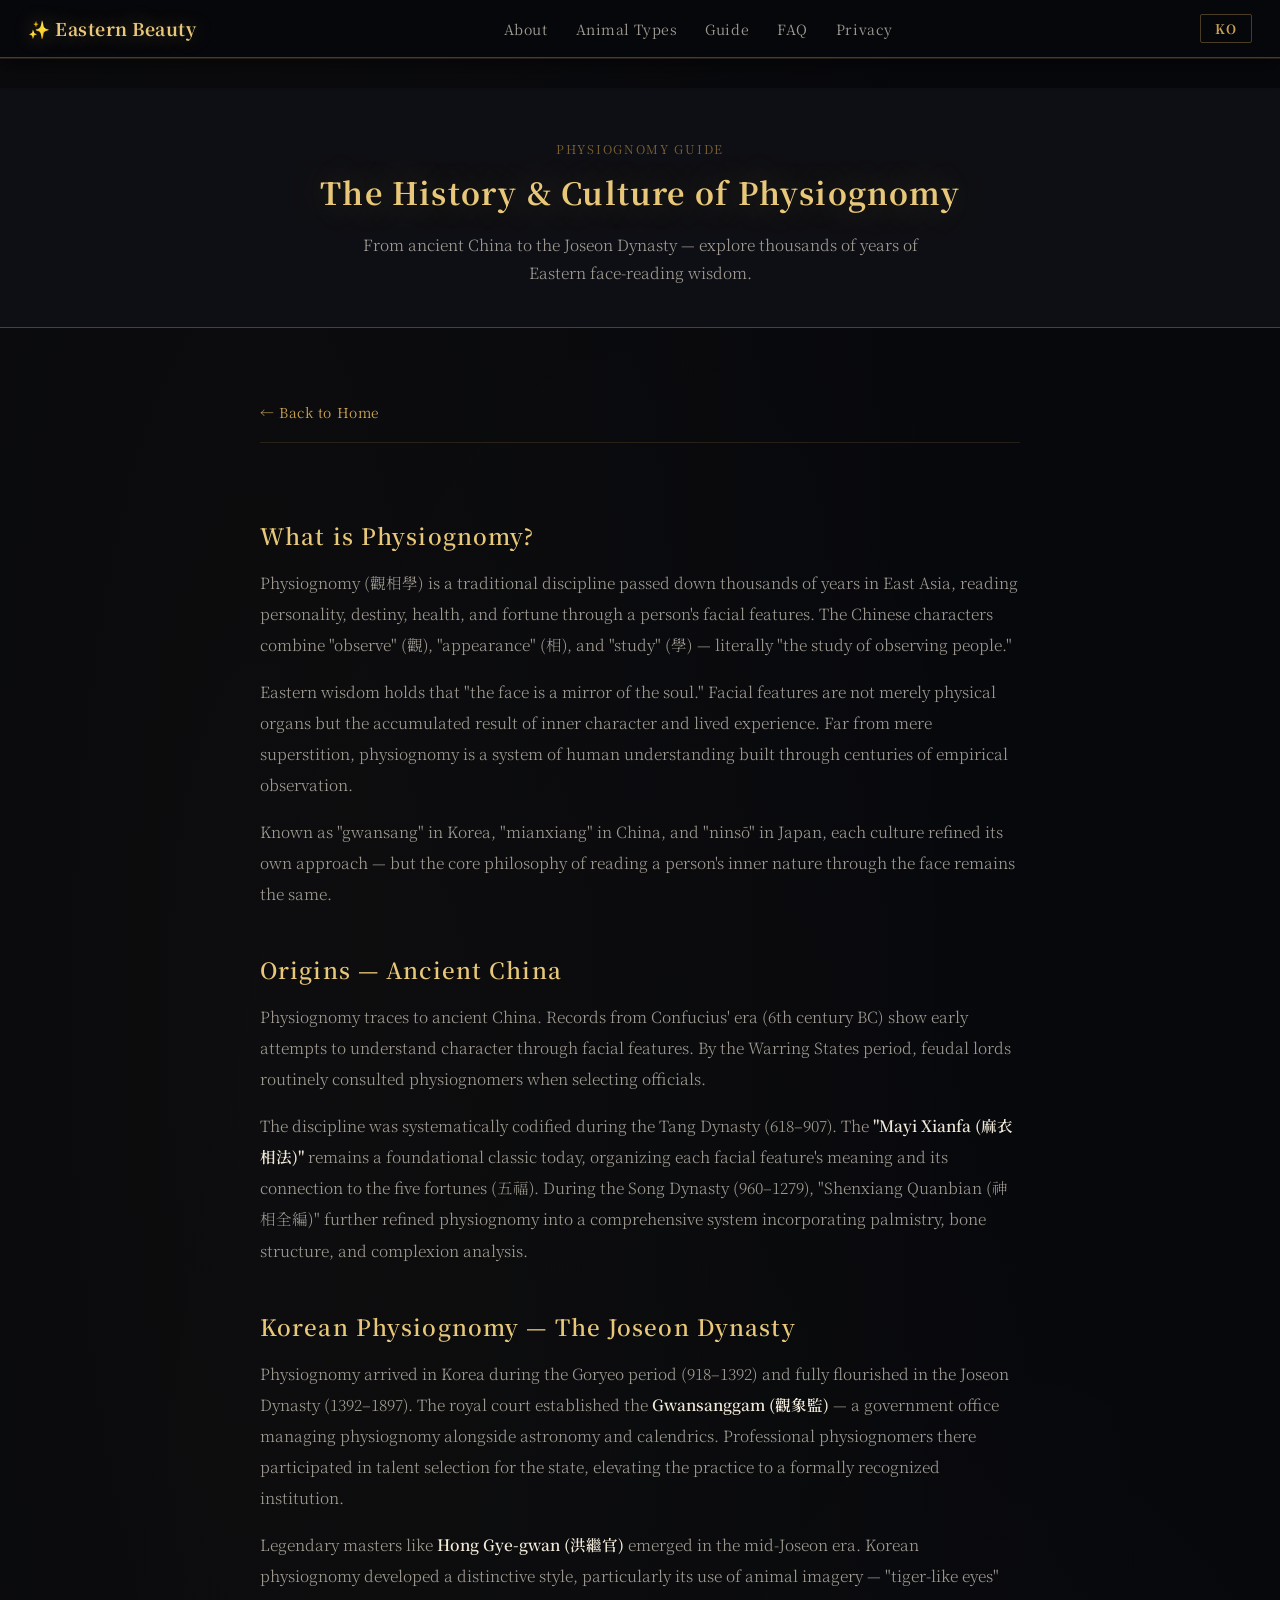
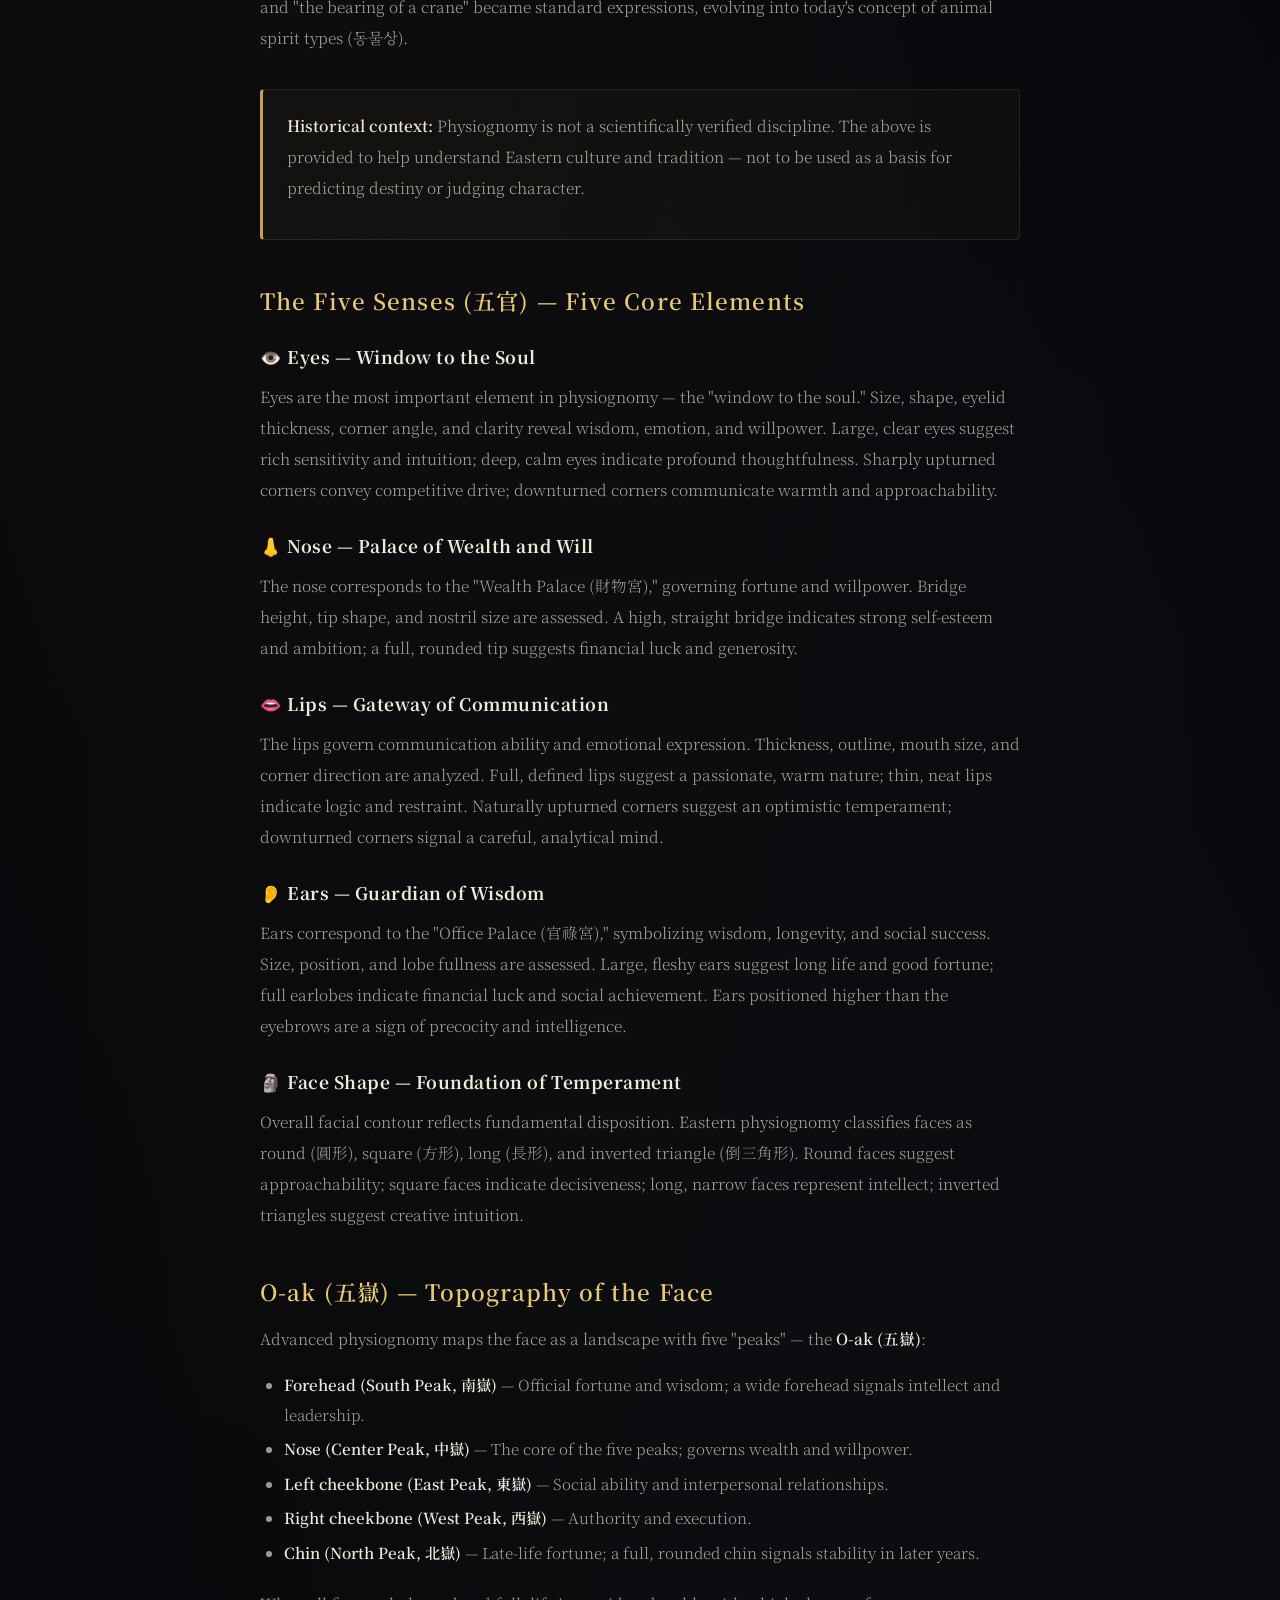
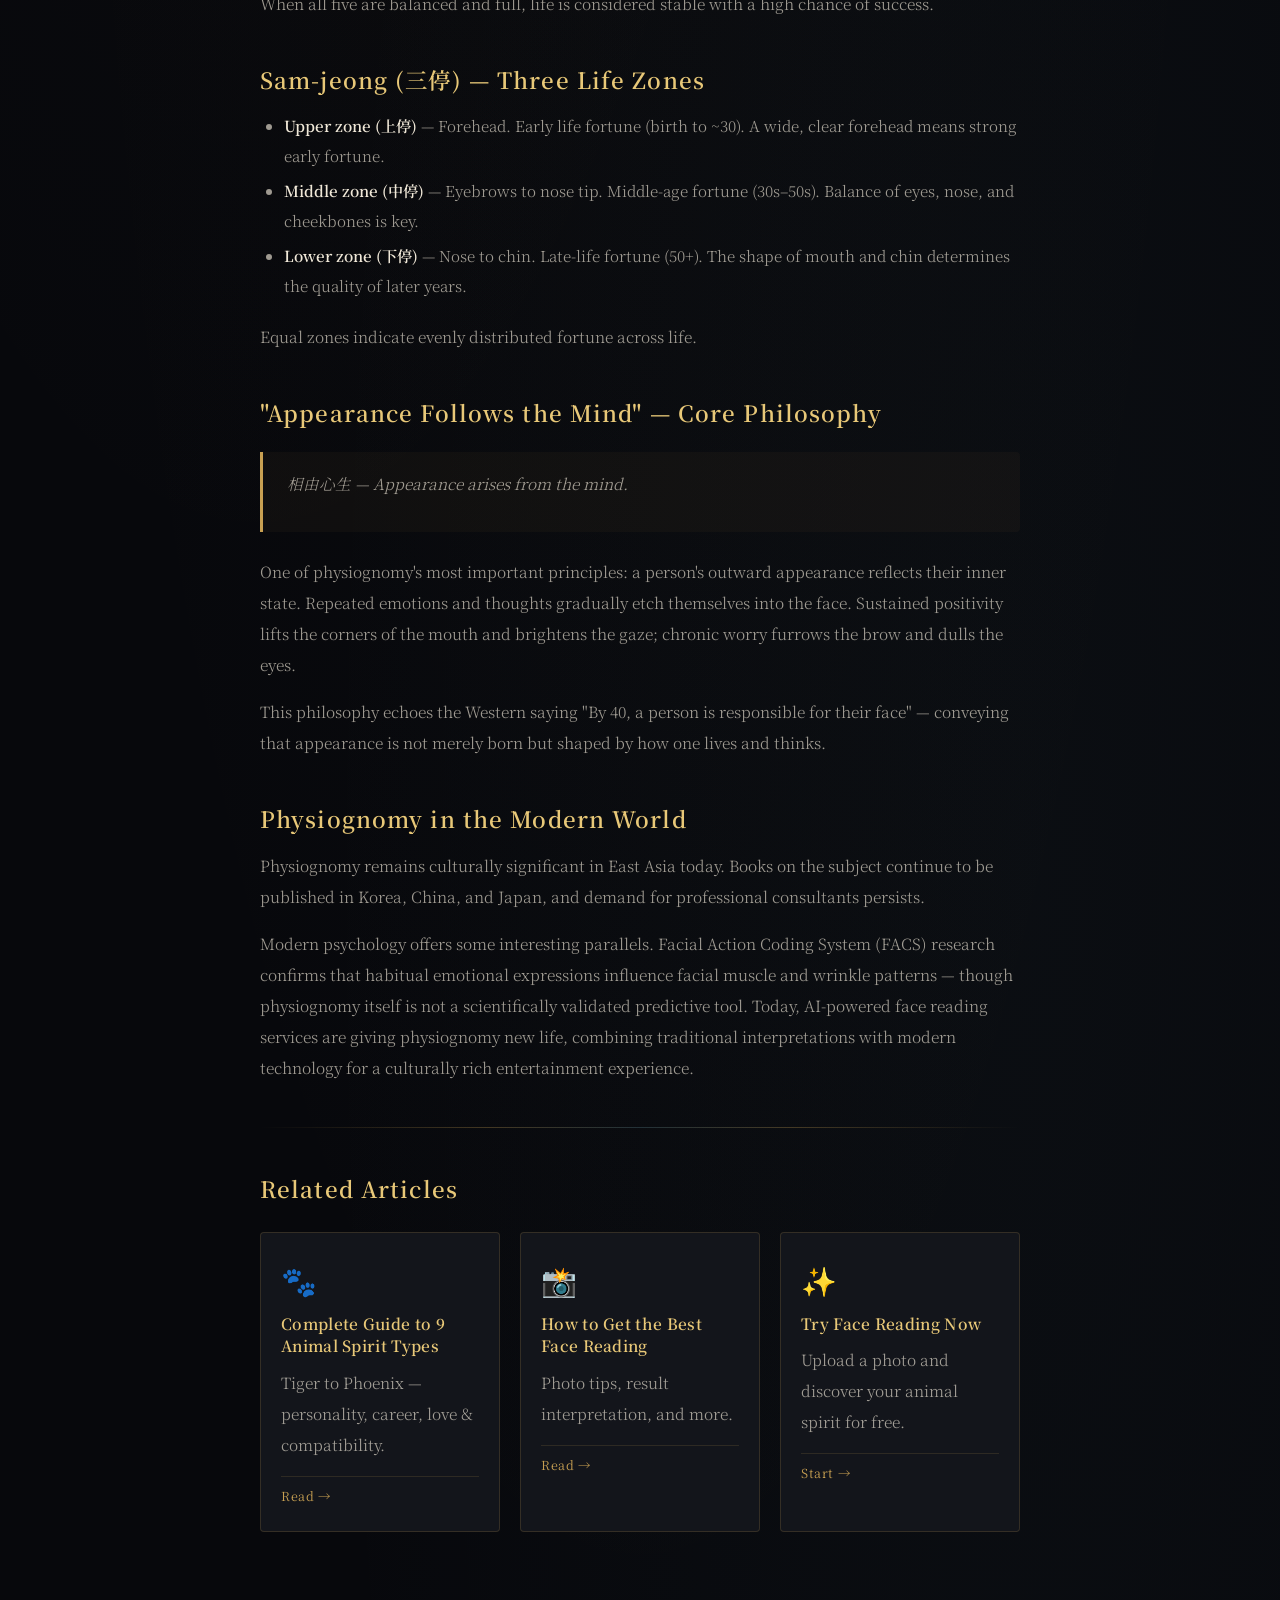
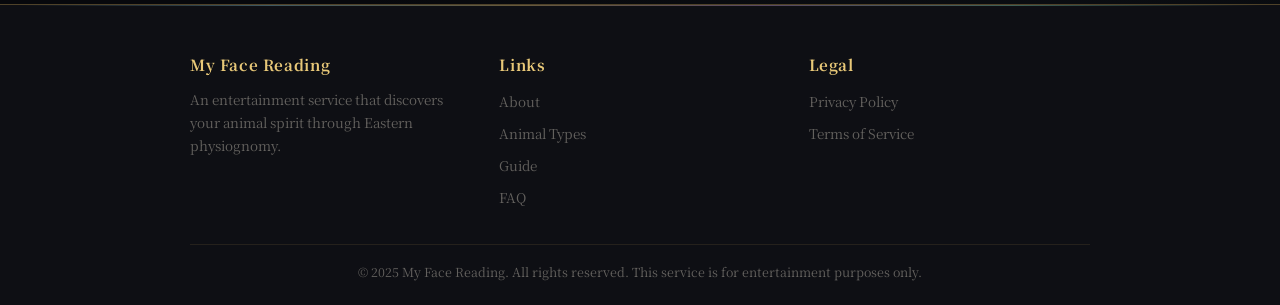
<file: article-physiognomy.html>
<!doctype html>
<html lang="ko" data-page="article-physio">
<head>
  <meta charset="UTF-8" />
  <meta name="viewport" content="width=device-width, initial-scale=1.0" />
  <title>관상학의 역사와 문화 | 내 관상 동물상</title>
  <meta name="description" content="동양 관상학(觀相學)의 역사와 문화를 깊이 탐구합니다. 고대 중국부터 조선시대, 그리고 현대까지 이어진 관상의 지혜와 원리를 알아보세요." />
  <link rel="canonical" href="https://ai-test-d4dec.web.app/article-physiognomy.html" />
  <link rel="icon" href="/tiger_eye_glow.ico" type="image/x-icon" />
  <link rel="preconnect" href="https://fonts.googleapis.com" />
  <link rel="preconnect" href="https://fonts.gstatic.com" crossorigin />
  <link href="https://fonts.googleapis.com/css2?family=Noto+Serif+KR:wght@300;400;600;700&display=swap" rel="stylesheet" />
  <script type="application/ld+json">
  {
    "@context": "https://schema.org",
    "@type": "Article",
    "headline": "관상학의 역사와 문화",
    "description": "동양 관상학(觀相學)의 기원부터 조선시대까지, 수천 년의 역사와 핵심 원리.",
    "url": "https://ai-test-d4dec.web.app/article-physiognomy.html",
    "isPartOf": { "@type": "WebSite", "name": "내 관상 동물상", "url": "https://ai-test-d4dec.web.app/" },
    "inLanguage": ["ko","en"],
    "breadcrumb": {
      "@type": "BreadcrumbList",
      "itemListElement": [
        { "@type": "ListItem", "position": 1, "name": "홈", "item": "https://ai-test-d4dec.web.app/" },
        { "@type": "ListItem", "position": 2, "name": "관상학의 역사와 문화", "item": "https://ai-test-d4dec.web.app/article-physiognomy.html" }
      ]
    }
  }
  </script>
  <script>
    (function(){
      var l=localStorage.getItem('lang')||((navigator.language||'').startsWith('ko')?'ko':'en');
      document.documentElement.lang=l;
    })();
  </script>
  <script async src="https://www.googletagmanager.com/gtag/js?id=G-96NHE03ZGS"></script>
  <script>window.dataLayer=window.dataLayer||[];function gtag(){dataLayer.push(arguments);}gtag('js',new Date());gtag('config','G-96NHE03ZGS');</script>
  <meta name="google-adsense-account" content="ca-pub-2785113979236345">
  <script async src="https://pagead2.googlesyndication.com/pagead/js/adsbygoogle.js?client=ca-pub-2785113979236345" crossorigin="anonymous"></script>
  <link href='/style.css' rel='stylesheet'>
</head>
<body>

  <nav class="nav-bar">
    <a href="/" class="nav-logo" data-i18n="nav.logo">&#x1F52E; 내 관상 동물상</a>
    <div class="nav-links">
      <a href="/#about" data-i18n="nav.about">소개</a>
      <a href="/#types" data-i18n="nav.types">동물상 유형</a>
      <a href="/#articles" data-i18n="nav.guide">관상 가이드</a>
      <a href="/#faq" data-i18n="nav.faq">FAQ</a>
      <a href="privacy.html" data-i18n="nav.privacy">개인정보</a>
    </div>
    <button class="lang-toggle" id="langToggle">EN</button>
    <button class="nav-toggle" id="navToggle" aria-label="Menu">&#9776;</button>
  </nav>

  <div class="article-page">

    <div class="article-hero">
      <p class="article-meta" data-i18n="physio.meta">관상학 가이드</p>
      <h1 data-i18n="physio.title">관상학의 역사와 문화</h1>
      <p class="article-desc" data-i18n="physio.desc">동양 관상학(觀相學)의 기원부터 조선시대까지, 수천 년의 역사와 핵심 원리를 탐구합니다.</p>
    </div>

    <section class="content-section">
      <div class="article-body">
        <a href="/" class="back-link" data-i18n="article.back">&#8592; 메인으로 돌아가기</a>

        <!-- Section 1 -->
        <h2 class="lang-ko">관상학이란?</h2>
        <h2 class="lang-en">What is Physiognomy?</h2>
        <div class="lang-ko">
          <p>관상학(觀相學, physiognomy)은 동아시아에서 수천 년간 전해 내려온 전통 학문으로, 사람의 얼굴 생김새를 분석하여 그 사람의 성격, 운명, 건강, 재물운 등을 읽어내는 학문입니다. 한자로 '볼 관(觀)', '서로 상(相)', '배울 학(學)'이 합쳐진 말로, 직역하면 '서로를 살펴보는 학문'이라 할 수 있습니다.</p>
          <p>동양에서는 예로부터 "얼굴은 그 사람의 마음을 담은 거울"이라고 했습니다. 얼굴의 각 부위는 단순한 신체 기관이 아니라, 그 사람의 내면적 기질과 삶의 경험이 축적된 결과물이라는 생각이 관상학의 근본입니다. 관상학은 단순한 미신이나 점술이 아니라, 오랜 경험적 관찰을 통해 축적된 동양의 인간 이해 방식입니다.</p>
          <p>관상학은 한국에서는 '관상(觀相)', 중국에서는 '면상(面相)' 또는 '상술(相術)', 일본에서는 '인상(人相)'이라고 부릅니다. 각 문화권마다 조금씩 다른 방식으로 발전하였지만, 얼굴의 이목구비를 통해 사람의 내면을 읽는다는 핵심 철학은 동일합니다.</p>
        </div>
        <div class="lang-en">
          <p>Physiognomy (觀相學) is a traditional discipline passed down thousands of years in East Asia, reading personality, destiny, health, and fortune through a person's facial features. The Chinese characters combine "observe" (觀), "appearance" (相), and "study" (學) — literally "the study of observing people."</p>
          <p>Eastern wisdom holds that "the face is a mirror of the soul." Facial features are not merely physical organs but the accumulated result of inner character and lived experience. Far from mere superstition, physiognomy is a system of human understanding built through centuries of empirical observation.</p>
          <p>Known as "gwansang" in Korea, "mianxiang" in China, and "ninsō" in Japan, each culture refined its own approach — but the core philosophy of reading a person's inner nature through the face remains the same.</p>
        </div>

        <!-- Section 2 -->
        <h2 class="lang-ko">동양 관상학의 기원 — 고대 중국에서 시작된 지혜</h2>
        <h2 class="lang-en">Origins — Ancient China</h2>
        <div class="lang-ko">
          <p>관상학의 기원은 고대 중국으로 거슬러 올라갑니다. 기원전 6세기경, 공자(孔子)의 시대에도 이미 얼굴의 특징으로 사람의 성격을 파악하려는 시도가 있었다는 기록이 남아 있습니다. 전국시대(戰國時代)에는 관상술이 이미 상당히 발전하여, 제후들이 인재를 선발할 때 관상가의 조언을 구하는 것이 일반적이었습니다.</p>
          <p>중국 관상학의 본격적인 체계화는 한나라(漢)와 당나라(唐, 618~907) 시대에 이루어졌습니다. 당나라 시대에 편찬된 것으로 알려진 <strong>《마의상법(麻衣相法)》</strong>은 현재까지도 동양 관상학의 고전으로 불릴 만큼 중요한 문헌입니다. 이 책은 얼굴의 각 부위별 의미와 분석법을 체계적으로 정리하였으며, 오복(五福)과 관련한 관상을 상세히 설명하고 있습니다.</p>
          <p>송나라(宋, 960~1279) 시대에는 《신상전편(神相全編)》이 편찬되며 관상학이 더욱 정교하게 발전했습니다. 이 시기에는 얼굴뿐만 아니라 손금(手相), 골상(骨相), 기색(氣色) 등을 함께 분석하는 종합적인 관상술이 완성되었습니다.</p>
        </div>
        <div class="lang-en">
          <p>Physiognomy traces to ancient China. Records from Confucius' era (6th century BC) show early attempts to understand character through facial features. By the Warring States period, feudal lords routinely consulted physiognomers when selecting officials.</p>
          <p>The discipline was systematically codified during the Tang Dynasty (618–907). The <strong>"Mayi Xianfa (麻衣相法)"</strong> remains a foundational classic today, organizing each facial feature's meaning and its connection to the five fortunes (五福). During the Song Dynasty (960–1279), "Shenxiang Quanbian (神相全編)" further refined physiognomy into a comprehensive system incorporating palmistry, bone structure, and complexion analysis.</p>
        </div>

        <!-- Section 3 -->
        <h2 class="lang-ko">한국의 관상학 — 조선시대에 꽃을 피우다</h2>
        <h2 class="lang-en">Korean Physiognomy — The Joseon Dynasty</h2>
        <div class="lang-ko">
          <p>관상학이 한국에 본격적으로 들어온 것은 고려시대(918~1392)로, 불교와 함께 중국의 다양한 학문이 유입되면서 관상학도 함께 전파되었습니다. 조선시대(1392~1897)에 이르러 관상학은 하나의 독립적인 학문으로 완전히 정착했습니다.</p>
          <p>조선 왕조는 <strong>관상감(觀象監)</strong>이라는 관청을 두어 천문, 지리, 역법과 함께 관상술을 국가 차원에서 관리했습니다. 관상감에는 전문 관상가들이 소속되어 왕실과 국가의 중요한 인재 선발 과정에 참여하기도 했습니다. 이는 관상학이 단순한 민간 신앙의 수준을 넘어 국가 제도에 편입된 공식적인 학문이었음을 보여줍니다.</p>
          <p>조선 중기에는 관상의 달인 <strong>홍계관(洪繼官)</strong>이 탁월한 관상 실력으로 전설적인 인물이 되었습니다. 한국 관상학은 중국의 영향을 받으면서도 동물 이미지를 활용한 독자적인 해석 방식을 발전시켰으며, '호랑이 같은 눈', '학과 같은 품격' 등의 표현이 오늘날 '동물상'이라는 개념으로 이어졌습니다.</p>
        </div>
        <div class="lang-en">
          <p>Physiognomy arrived in Korea during the Goryeo period (918–1392) and fully flourished in the Joseon Dynasty (1392–1897). The royal court established the <strong>Gwansanggam (觀象監)</strong> — a government office managing physiognomy alongside astronomy and calendrics. Professional physiognomers there participated in talent selection for the state, elevating the practice to a formally recognized institution.</p>
          <p>Legendary masters like <strong>Hong Gye-gwan (洪繼官)</strong> emerged in the mid-Joseon era. Korean physiognomy developed a distinctive style, particularly its use of animal imagery — "tiger-like eyes" and "the bearing of a crane" became standard expressions, evolving into today's concept of animal spirit types (동물상).</p>
        </div>

        <div class="disclaimer-box">
          <p class="lang-ko"><strong>역사적 맥락:</strong> 관상학은 과학적으로 검증된 학문이 아닙니다. 위 내용은 동양 문화와 전통에 대한 이해를 돕기 위한 것으로, 실제 운명 예측이나 성격 판단의 근거로 사용하지 마세요.</p>
          <p class="lang-en"><strong>Historical context:</strong> Physiognomy is not a scientifically verified discipline. The above is provided to help understand Eastern culture and tradition — not to be used as a basis for predicting destiny or judging character.</p>
        </div>

        <!-- Section 4 -->
        <h2 class="lang-ko">오관(五官) — 관상의 다섯 가지 핵심 요소</h2>
        <h2 class="lang-en">The Five Senses (五官) — Five Core Elements</h2>

        <h3 class="lang-ko">&#x1F441;&#xFE0F; 눈(目) — 마음의 창</h3>
        <h3 class="lang-en">&#x1F441;&#xFE0F; Eyes — Window to the Soul</h3>
        <div class="lang-ko">
          <p>관상학에서 눈은 가장 중요한 요소로 꼽힙니다. 눈의 크기, 모양, 눈꺼풀의 두께, 눈꼬리의 각도, 눈빛의 맑고 탁함을 통해 그 사람의 지혜, 감정, 의지력을 판단합니다. 크고 맑은 눈은 풍부한 감수성과 직관을, 깊고 차분한 눈은 깊은 사유력을 나타냅니다. 날카롭게 올라간 눈꼬리는 강한 의지와 경쟁심을, 내려간 눈꼬리는 온화함과 친근감을 상징합니다.</p>
        </div>
        <div class="lang-en">
          <p>Eyes are the most important element in physiognomy — the "window to the soul." Size, shape, eyelid thickness, corner angle, and clarity reveal wisdom, emotion, and willpower. Large, clear eyes suggest rich sensitivity and intuition; deep, calm eyes indicate profound thoughtfulness. Sharply upturned corners convey competitive drive; downturned corners communicate warmth and approachability.</p>
        </div>

        <h3 class="lang-ko">&#x1F443; 코(鼻) — 재물과 의지의 궁</h3>
        <h3 class="lang-en">&#x1F443; Nose — Palace of Wealth and Will</h3>
        <div class="lang-ko">
          <p>코는 '재물궁(財物宮)'이라 하여 재물운과 의지력을 상징합니다. 콧대의 높이와 직선성, 코끝의 모양, 콧구멍의 크기를 분석합니다. 높고 반듯한 콧대는 강한 자존심과 야망을, 풍성하고 둥근 코끝은 재물 복과 관용을 나타낸다고 합니다.</p>
        </div>
        <div class="lang-en">
          <p>The nose corresponds to the "Wealth Palace (財物宮)," governing fortune and willpower. Bridge height, tip shape, and nostril size are assessed. A high, straight bridge indicates strong self-esteem and ambition; a full, rounded tip suggests financial luck and generosity.</p>
        </div>

        <h3 class="lang-ko">&#x1F444; 입(口) — 소통과 감정의 문</h3>
        <h3 class="lang-en">&#x1F444; Lips — Gateway of Communication</h3>
        <div class="lang-ko">
          <p>입은 소통 능력과 감정 표현을 담당합니다. 입술의 두께와 윤곽, 입의 크기, 입꼬리의 방향을 분석합니다. 도톰하고 선명한 입술은 열정적이고 감성적인 성격을, 얇고 단정한 입술은 논리적이고 절제된 성격을 나타낸다고 합니다. 올라간 입꼬리는 낙천적인 기질을, 내려간 입꼬리는 신중하고 분석적인 기질을 상징합니다.</p>
        </div>
        <div class="lang-en">
          <p>The lips govern communication ability and emotional expression. Thickness, outline, mouth size, and corner direction are analyzed. Full, defined lips suggest a passionate, warm nature; thin, neat lips indicate logic and restraint. Naturally upturned corners suggest an optimistic temperament; downturned corners signal a careful, analytical mind.</p>
        </div>

        <h3 class="lang-ko">&#x1F442; 귀(耳) — 지혜와 수명의 기관</h3>
        <h3 class="lang-en">&#x1F442; Ears — Guardian of Wisdom</h3>
        <div class="lang-ko">
          <p>귀는 '관록궁(官祿宮)'으로서 지혜와 수명, 사회적 성공을 상징합니다. 귀의 크기와 위치, 귓불의 두께와 풍성함을 분석합니다. 크고 살이 두툼한 귀는 장수와 복락을, 풍성한 귓불은 재물복과 사회적 성공을 암시한다고 알려져 있습니다.</p>
        </div>
        <div class="lang-en">
          <p>Ears correspond to the "Office Palace (官祿宮)," symbolizing wisdom, longevity, and social success. Size, position, and lobe fullness are assessed. Large, fleshy ears suggest long life and good fortune; full earlobes indicate financial luck and social achievement. Ears positioned higher than the eyebrows are a sign of precocity and intelligence.</p>
        </div>

        <h3 class="lang-ko">&#x1F5FF; 얼굴형(面形) — 기본 기질의 지형도</h3>
        <h3 class="lang-en">&#x1F5FF; Face Shape — Foundation of Temperament</h3>
        <div class="lang-ko">
          <p>전체 얼굴의 윤곽은 그 사람의 기본적인 기질을 보여줍니다. 동양 관상학에서는 크게 원형(圓形), 방형(方形), 장형(長形), 역삼각형으로 분류합니다. 둥근 얼굴은 친근함과 사교성을, 각진 얼굴은 리더십과 결단력을, 갸름하고 긴 얼굴은 섬세함과 지성을, 역삼각형의 얼굴은 창의성과 예리한 직관을 상징한다고 전해집니다.</p>
        </div>
        <div class="lang-en">
          <p>Overall facial contour reflects fundamental disposition. Eastern physiognomy classifies faces as round (圓形), square (方形), long (長形), and inverted triangle (倒三角形). Round faces suggest approachability; square faces indicate decisiveness; long, narrow faces represent intellect; inverted triangles suggest creative intuition.</p>
        </div>

        <!-- Section 5 -->
        <h2 class="lang-ko">오악(五嶽) — 얼굴의 지형도</h2>
        <h2 class="lang-en">O-ak (五嶽) — Topography of the Face</h2>
        <div class="lang-ko">
          <p>고급 관상학에서는 얼굴을 산과 지형에 비유하는 <strong>오악(五嶽)</strong>을 중심으로 분석합니다.</p>
          <ul>
            <li><strong>이마(남악, 南嶽)</strong> — 관운과 지혜. 넓고 반듯한 이마는 지성과 리더십을 의미</li>
            <li><strong>코(중악, 中嶽)</strong> — 오악의 중심. 재물운과 의지력의 핵심</li>
            <li><strong>왼쪽 광대뼈(동악, 東嶽)</strong> — 사회적 능력과 대인관계</li>
            <li><strong>오른쪽 광대뼈(서악, 西嶽)</strong> — 권위와 실행력</li>
            <li><strong>턱(북악, 北嶽)</strong> — 재물복과 만년운. 두툼하고 둥근 턱은 노년의 안정을 의미</li>
          </ul>
          <p>이 다섯 봉우리가 균형 있고 풍성하면 삶이 안정적이고 성공할 가능성이 높다고 봅니다.</p>
        </div>
        <div class="lang-en">
          <p>Advanced physiognomy maps the face as a landscape with five "peaks" — the <strong>O-ak (五嶽)</strong>:</p>
          <ul>
            <li><strong>Forehead (South Peak, 南嶽)</strong> — Official fortune and wisdom; a wide forehead signals intellect and leadership.</li>
            <li><strong>Nose (Center Peak, 中嶽)</strong> — The core of the five peaks; governs wealth and willpower.</li>
            <li><strong>Left cheekbone (East Peak, 東嶽)</strong> — Social ability and interpersonal relationships.</li>
            <li><strong>Right cheekbone (West Peak, 西嶽)</strong> — Authority and execution.</li>
            <li><strong>Chin (North Peak, 北嶽)</strong> — Late-life fortune; a full, rounded chin signals stability in later years.</li>
          </ul>
          <p>When all five are balanced and full, life is considered stable with a high chance of success.</p>
        </div>

        <!-- Section 6 -->
        <h2 class="lang-ko">삼정(三停) — 얼굴을 세 구역으로 나누다</h2>
        <h2 class="lang-en">Sam-jeong (三停) — Three Life Zones</h2>
        <div class="lang-ko">
          <ul>
            <li><strong>상정(上停)</strong> — 이마. 초년운(태어나서 30세까지). 이마가 넓고 깨끗하면 젊은 시절의 운이 좋다고 봄</li>
            <li><strong>중정(中停)</strong> — 눈썹에서 코끝까지. 중년운(30~50대). 눈, 코, 광대뼈의 균형이 중요</li>
            <li><strong>하정(下停)</strong> — 코끝에서 턱까지. 만년운(50세 이후). 입과 턱의 형태가 노년의 삶을 결정</li>
          </ul>
          <p>삼정이 균등하면 삶 전체에 걸쳐 고른 운이 따른다고 해석합니다.</p>
        </div>
        <div class="lang-en">
          <ul>
            <li><strong>Upper zone (上停)</strong> — Forehead. Early life fortune (birth to ~30). A wide, clear forehead means strong early fortune.</li>
            <li><strong>Middle zone (中停)</strong> — Eyebrows to nose tip. Middle-age fortune (30s–50s). Balance of eyes, nose, and cheekbones is key.</li>
            <li><strong>Lower zone (下停)</strong> — Nose to chin. Late-life fortune (50+). The shape of mouth and chin determines the quality of later years.</li>
          </ul>
          <p>Equal zones indicate evenly distributed fortune across life.</p>
        </div>

        <!-- Section 7 -->
        <h2 class="lang-ko">"상(相)은 심(心)을 따른다" — 관상학의 핵심 철학</h2>
        <h2 class="lang-en">"Appearance Follows the Mind" — Core Philosophy</h2>
        <div class="lang-ko">
          <blockquote><p>相由心生 — 관상은 마음에서 비롯된다.</p></blockquote>
          <p>관상학의 가장 중요한 원칙 중 하나는 "상은 심을 따른다(相由心生)"는 말입니다. 사람의 외모가 내면의 마음 상태를 반영한다는 뜻입니다. 오랜 시간 동안 특정 감정이나 생각을 반복하면 그것이 얼굴에 새겨진다는 믿음이 관상학의 핵심 철학입니다.</p>
          <p>이 관점에서 보면, 관상학은 타고난 얼굴 모양만을 보는 것이 아니라, 그 사람이 살아온 삶의 방식과 내면의 상태를 읽는 학문이라고 할 수 있습니다. "40살이 되면 자신의 얼굴에 책임을 져야 한다"는 서양 격언과도 일맥상통하는 철학입니다.</p>
        </div>
        <div class="lang-en">
          <blockquote><p>相由心生 — Appearance arises from the mind.</p></blockquote>
          <p>One of physiognomy's most important principles: a person's outward appearance reflects their inner state. Repeated emotions and thoughts gradually etch themselves into the face. Sustained positivity lifts the corners of the mouth and brightens the gaze; chronic worry furrows the brow and dulls the eyes.</p>
          <p>This philosophy echoes the Western saying "By 40, a person is responsible for their face" — conveying that appearance is not merely born but shaped by how one lives and thinks.</p>
        </div>

        <!-- Section 8 -->
        <h2 class="lang-ko">현대 관상학의 의미</h2>
        <h2 class="lang-en">Physiognomy in the Modern World</h2>
        <div class="lang-ko">
          <p>21세기에 들어서도 관상학은 동아시아 문화에서 중요한 역할을 합니다. 한국, 중국, 일본에서는 관상학 관련 서적이 꾸준히 출판되고 있으며, 관상 전문가를 찾는 수요도 상당합니다.</p>
          <p>현대 심리학과의 교차점도 흥미롭습니다. 표정 심리학(Facial Action Coding System)에 따르면, 습관적인 감정 표현이 얼굴 근육과 주름 패턴에 영향을 미친다는 사실이 확인되기도 했습니다. 다만, 관상학 자체가 과학적으로 검증된 예측 도구는 아닙니다. 오늘날 AI 기술과 결합한 관상 서비스들이 등장하여, 전통 지혜를 현대적 엔터테인먼트로 재해석하고 있습니다.</p>
        </div>
        <div class="lang-en">
          <p>Physiognomy remains culturally significant in East Asia today. Books on the subject continue to be published in Korea, China, and Japan, and demand for professional consultants persists.</p>
          <p>Modern psychology offers some interesting parallels. Facial Action Coding System (FACS) research confirms that habitual emotional expressions influence facial muscle and wrinkle patterns — though physiognomy itself is not a scientifically validated predictive tool. Today, AI-powered face reading services are giving physiognomy new life, combining traditional interpretations with modern technology for a culturally rich entertainment experience.</p>
        </div>

        <div class="article-divider"></div>

        <h2 data-i18n="article.related">관련 아티클</h2>
        <div class="article-cards">
          <a href="article-animal-guide.html" class="article-card">
            <div class="article-card-icon">&#x1F43E;</div>
            <div class="article-card-title lang-ko">9가지 동물상 완전 가이드</div>
            <div class="article-card-title lang-en">Complete Guide to 9 Animal Spirit Types</div>
            <p class="article-card-desc lang-ko">호랑이상부터 봉황상까지, 성격·직업·연애·궁합 완전 정리.</p>
            <p class="article-card-desc lang-en">Tiger to Phoenix — personality, career, love & compatibility.</p>
            <span class="article-card-tag lang-ko">읽기 &#8594;</span>
            <span class="article-card-tag lang-en">Read &#8594;</span>
          </a>
          <a href="article-tips.html" class="article-card">
            <div class="article-card-icon">&#x1F4F8;</div>
            <div class="article-card-title lang-ko">관상 분석 잘 받는 법</div>
            <div class="article-card-title lang-en">How to Get the Best Face Reading</div>
            <p class="article-card-desc lang-ko">올바른 사진 촬영법부터 결과 활용법까지.</p>
            <p class="article-card-desc lang-en">Photo tips, result interpretation, and more.</p>
            <span class="article-card-tag lang-ko">읽기 &#8594;</span>
            <span class="article-card-tag lang-en">Read &#8594;</span>
          </a>
          <a href="/#try" class="article-card">
            <div class="article-card-icon">&#x2728;</div>
            <div class="article-card-title lang-ko">지금 바로 관상 분석하기</div>
            <div class="article-card-title lang-en">Try Face Reading Now</div>
            <p class="article-card-desc lang-ko">사진 한 장으로 나의 동물상을 무료로 분석해 보세요.</p>
            <p class="article-card-desc lang-en">Upload a photo and discover your animal spirit for free.</p>
            <span class="article-card-tag lang-ko">시작하기 &#8594;</span>
            <span class="article-card-tag lang-en">Start &#8594;</span>
          </a>
        </div>
      </div>
    </section>

  </div>

  <footer class="site-footer">
    <div class="footer-inner" style="grid-template-columns: repeat(3, 1fr)">
      <div class="footer-col">
        <h4 data-i18n="footer.brand">내 관상 동물상</h4>
        <p data-i18n="footer.brand.desc">동양 관상학으로 내 얼굴의 동물상을 알아보는 엔터테인먼트 서비스입니다.</p>
      </div>
      <div class="footer-col">
        <h4 data-i18n="footer.links">링크</h4>
        <ul>
          <li><a href="/#about" data-i18n="nav.about">소개</a></li>
          <li><a href="/#types" data-i18n="nav.types">동물상 유형</a></li>
          <li><a href="/#articles" data-i18n="nav.guide">관상 가이드</a></li>
          <li><a href="/#faq" data-i18n="nav.faq">FAQ</a></li>
        </ul>
      </div>
      <div class="footer-col">
        <h4 data-i18n="footer.legal">법적 고지</h4>
        <ul>
          <li><a href="privacy.html" data-i18n="footer.privacy">개인정보처리방침</a></li>
          <li><a href="terms.html" data-i18n="footer.terms">이용약관</a></li>
        </ul>
      </div>
    </div>
    <div class="footer-bottom">
      <p data-i18n="footer.copyright">&copy; 2025 내 관상 동물상. All rights reserved.</p>
    </div>
  </footer>

  <script src="/i18n.js"></script>
  <script>
    document.getElementById('navToggle').addEventListener('click', function() {
      document.querySelector('.nav-links').classList.toggle('open');
    });
  </script>
</body>
</html>
</file>
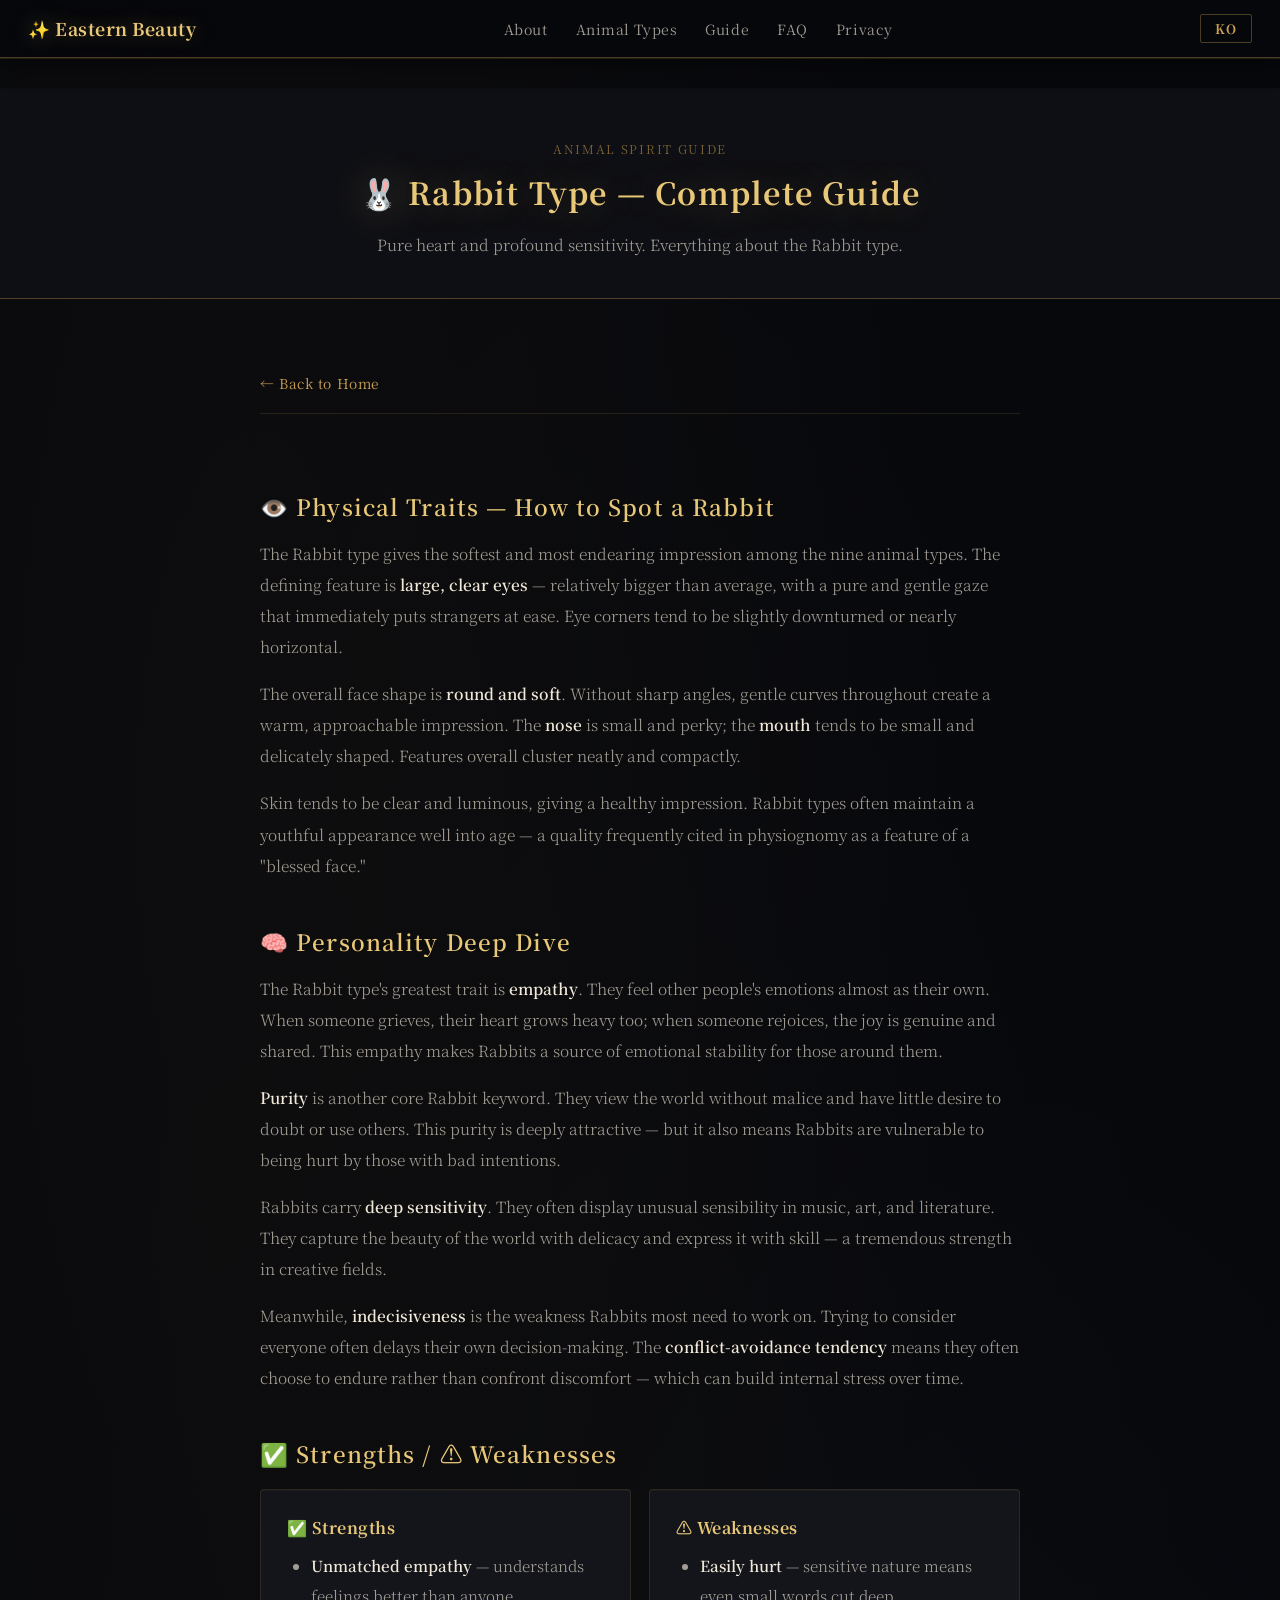
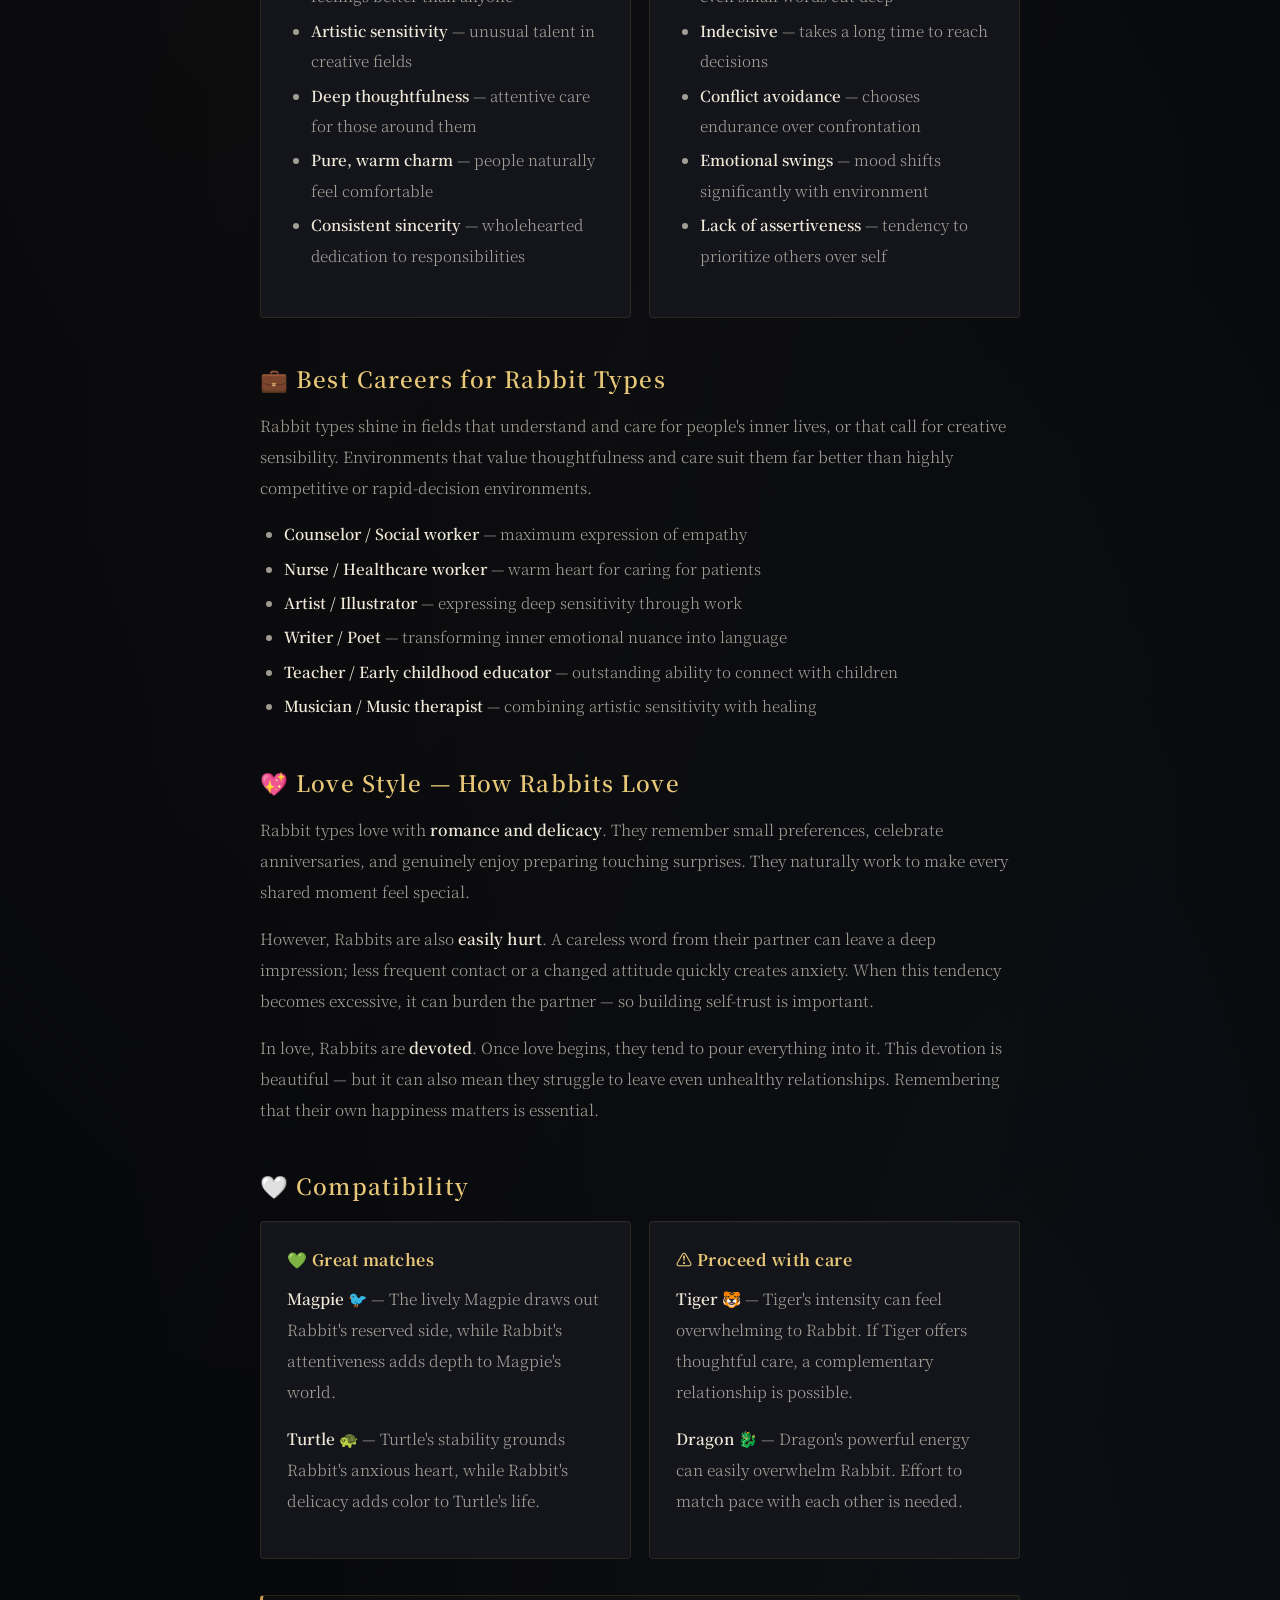
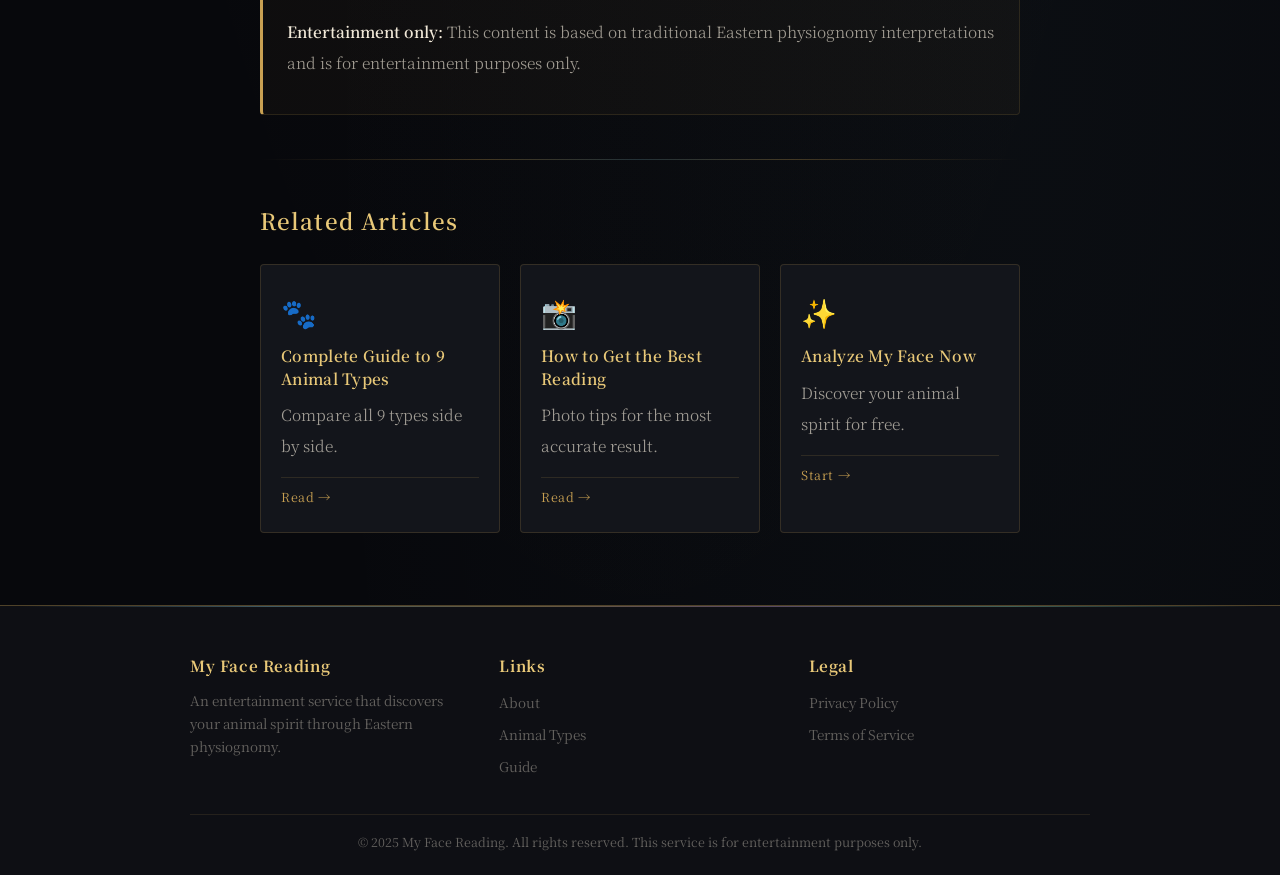
<file: article-rabbit.html>
<!doctype html>
<html lang="ko" data-page="article-rabbit">
<head>
  <meta charset="UTF-8" />
  <meta name="viewport" content="width=device-width, initial-scale=1.0" />
  <title>토끼상 완전 분석 — 성격·직업·연애·궁합 | 내 관상 동물상</title>
  <meta name="description" content="토끼상의 외모 특징, 성격 완전 분석, 추천 직업, 연애 스타일, 궁합까지 총정리. 순수한 마음과 깊은 감수성을 가진 토끼상에 대해 알아보세요." />
  <link rel="canonical" href="https://ai-test-d4dec.web.app/article-rabbit.html" />
  <link rel="icon" href="/tiger_eye_glow.ico" type="image/x-icon" />
  <link rel="preconnect" href="https://fonts.googleapis.com" />
  <link rel="preconnect" href="https://fonts.gstatic.com" crossorigin />
  <link href="https://fonts.googleapis.com/css2?family=Noto+Serif+KR:wght@300;400;600;700&display=swap" rel="stylesheet" />
  <script type="application/ld+json">
  {
    "@context": "https://schema.org",
    "@type": "Article",
    "headline": "토끼상 완전 분석 — 성격·직업·연애·궁합",
    "description": "토끼상의 외모 특징, 성격, 직업, 연애 스타일, 궁합 완전 가이드.",
    "url": "https://ai-test-d4dec.web.app/article-rabbit.html",
    "isPartOf": { "@type": "WebSite", "name": "내 관상 동물상", "url": "https://ai-test-d4dec.web.app/" },
    "inLanguage": ["ko","en"],
    "breadcrumb": {
      "@type": "BreadcrumbList",
      "itemListElement": [
        { "@type": "ListItem", "position": 1, "name": "홈", "item": "https://ai-test-d4dec.web.app/" },
        { "@type": "ListItem", "position": 2, "name": "동물상 가이드", "item": "https://ai-test-d4dec.web.app/article-animal-guide.html" },
        { "@type": "ListItem", "position": 3, "name": "토끼상 완전 분석", "item": "https://ai-test-d4dec.web.app/article-rabbit.html" }
      ]
    }
  }
  </script>
  <script>
    (function(){
      var l=localStorage.getItem('lang')||((navigator.language||'').startsWith('ko')?'ko':'en');
      document.documentElement.lang=l;
    })();
  </script>
  <script async src="https://www.googletagmanager.com/gtag/js?id=G-96NHE03ZGS"></script>
  <script>window.dataLayer=window.dataLayer||[];function gtag(){dataLayer.push(arguments);}gtag('js',new Date());gtag('config','G-96NHE03ZGS');</script>
  <meta name="google-adsense-account" content="ca-pub-2785113979236345">
  <script async src="https://pagead2.googlesyndication.com/pagead/js/adsbygoogle.js?client=ca-pub-2785113979236345" crossorigin="anonymous"></script>
  <link href='/style.css' rel='stylesheet'>
</head>
<body>

  <nav class="nav-bar">
    <a href="/" class="nav-logo" data-i18n="nav.logo">&#x1F52E; 내 관상 동물상</a>
    <div class="nav-links">
      <a href="/#about" data-i18n="nav.about">소개</a>
      <a href="/#types" data-i18n="nav.types">동물상 유형</a>
      <a href="/#articles" data-i18n="nav.guide">관상 가이드</a>
      <a href="/#faq" data-i18n="nav.faq">FAQ</a>
      <a href="privacy.html" data-i18n="nav.privacy">개인정보</a>
    </div>
    <button class="lang-toggle" id="langToggle">EN</button>
    <button class="nav-toggle" id="navToggle" aria-label="Menu">&#9776;</button>
  </nav>

  <div class="article-page">

    <div class="article-hero">
      <p class="article-meta lang-ko">동물상 가이드</p>
      <p class="article-meta lang-en">Animal Spirit Guide</p>
      <h1 class="lang-ko">&#x1F430; 토끼상 완전 분석</h1>
      <h1 class="lang-en">&#x1F430; Rabbit Type — Complete Guide</h1>
      <p class="article-desc lang-ko">순수한 마음과 깊은 감수성의 소유자. 토끼상의 모든 것을 파헤칩니다.</p>
      <p class="article-desc lang-en">Pure heart and profound sensitivity. Everything about the Rabbit type.</p>
    </div>

    <section class="content-section">
      <div class="article-body">
        <a href="/" class="back-link" data-i18n="article.back">&#8592; 메인으로 돌아가기</a>

        <h2 class="lang-ko">&#x1F441;&#xFE0F; 외모 특징 — 한눈에 알아보는 토끼상</h2>
        <h2 class="lang-en">&#x1F441;&#xFE0F; Physical Traits — How to Spot a Rabbit</h2>
        <div class="lang-ko">
          <p>토끼상은 9가지 동물상 중 가장 <strong>부드럽고 귀여운 인상</strong>을 주는 유형입니다. 가장 대표적인 특징은 <strong>크고 맑은 눈</strong>입니다. 눈의 크기가 상대적으로 크며, 눈빛이 맑고 선해 처음 보는 사람도 편안함을 느끼게 합니다. 눈꼬리는 살짝 내려가거나 수평에 가까운 경우가 많습니다.</p>
          <p>전체 얼굴형은 <strong>둥글고 부드러운 편</strong>입니다. 뚜렷하게 각진 부분 없이 전체적으로 부드러운 곡선으로 이루어져 있어 온화하고 친근한 인상을 줍니다. <strong>코</strong>는 작고 오똑하며, <strong>입</strong>은 작고 예쁜 형태가 많습니다. 전체적으로 이목구비가 작고 단정하게 모여있는 경향이 있습니다.</p>
          <p>피부는 맑고 투명한 편이며, 혈색이 좋아 건강해 보이는 인상을 주는 경우가 많습니다. 토끼상은 나이가 들어도 동안 인상을 유지하는 경우가 많은 유형으로, 이는 관상학에서도 '복된 얼굴'의 특징으로 자주 언급됩니다.</p>
        </div>
        <div class="lang-en">
          <p>The Rabbit type gives the softest and most endearing impression among the nine animal types. The defining feature is <strong>large, clear eyes</strong> — relatively bigger than average, with a pure and gentle gaze that immediately puts strangers at ease. Eye corners tend to be slightly downturned or nearly horizontal.</p>
          <p>The overall face shape is <strong>round and soft</strong>. Without sharp angles, gentle curves throughout create a warm, approachable impression. The <strong>nose</strong> is small and perky; the <strong>mouth</strong> tends to be small and delicately shaped. Features overall cluster neatly and compactly.</p>
          <p>Skin tends to be clear and luminous, giving a healthy impression. Rabbit types often maintain a youthful appearance well into age — a quality frequently cited in physiognomy as a feature of a "blessed face."</p>
        </div>

        <h2 class="lang-ko">&#x1F9E0; 성격 완전 분석</h2>
        <h2 class="lang-en">&#x1F9E0; Personality Deep Dive</h2>
        <div class="lang-ko">
          <p>토끼상의 가장 큰 특징은 <strong>공감 능력</strong>입니다. 상대방의 감정을 자신의 것처럼 느끼는 능력이 매우 뛰어납니다. 누군가 슬퍼하면 함께 마음이 무거워지고, 누군가 기뻐하면 진심으로 함께 기뻐합니다. 이 공감 능력 덕분에 토끼상은 주변 사람들에게 정서적 안정감을 주는 존재가 됩니다.</p>
          <p><strong>순수함</strong>은 토끼상을 설명하는 또 다른 핵심 키워드입니다. 악의 없이 세상을 바라보며, 남을 의심하거나 이용하려는 마음이 적습니다. 이 순수함은 매력적이지만, 동시에 나쁜 의도를 가진 사람에게 상처받기 쉬운 면도 있습니다.</p>
          <p>토끼상은 <strong>깊은 감수성</strong>을 가지고 있습니다. 음악, 미술, 문학 등 예술 분야에서 남다른 감각을 발휘하는 경우가 많습니다. 세상의 아름다움을 섬세하게 포착하고, 그것을 표현하는 능력이 뛰어납니다. 이 감수성은 창의적 분야에서 큰 강점이 됩니다.</p>
          <p>한편 <strong>우유부단함</strong>은 토끼상이 가장 많이 극복해야 하는 약점입니다. 모든 사람을 배려하다 보니 자신의 의사결정이 늦어지는 경우가 많습니다. 또한 <strong>갈등 회피 성향</strong>이 있어서, 불편한 상황보다는 참고 넘어가는 것을 선택하는 경향이 있습니다. 이것이 장기적으로는 내면에 스트레스를 쌓이게 만들 수 있습니다.</p>
        </div>
        <div class="lang-en">
          <p>The Rabbit type's greatest trait is <strong>empathy</strong>. They feel other people's emotions almost as their own. When someone grieves, their heart grows heavy too; when someone rejoices, the joy is genuine and shared. This empathy makes Rabbits a source of emotional stability for those around them.</p>
          <p><strong>Purity</strong> is another core Rabbit keyword. They view the world without malice and have little desire to doubt or use others. This purity is deeply attractive — but it also means Rabbits are vulnerable to being hurt by those with bad intentions.</p>
          <p>Rabbits carry <strong>deep sensitivity</strong>. They often display unusual sensibility in music, art, and literature. They capture the beauty of the world with delicacy and express it with skill — a tremendous strength in creative fields.</p>
          <p>Meanwhile, <strong>indecisiveness</strong> is the weakness Rabbits most need to work on. Trying to consider everyone often delays their own decision-making. The <strong>conflict-avoidance tendency</strong> means they often choose to endure rather than confront discomfort — which can build internal stress over time.</p>
        </div>

        <h2 class="lang-ko">&#x2705; 강점 / &#x26A0;&#xFE0F; 약점</h2>
        <h2 class="lang-en">&#x2705; Strengths / &#x26A0;&#xFE0F; Weaknesses</h2>
        <div class="lang-ko">
          <div class="knowledge-grid">
            <div class="knowledge-card">
              <h4>&#x2705; 강점</h4>
              <ul>
                <li><strong>최고의 공감 능력</strong> — 누구보다 마음을 잘 이해</li>
                <li><strong>예술적 감수성</strong> — 창의적 분야에서 남다른 재능</li>
                <li><strong>깊은 배려심</strong> — 주변 사람들을 세심하게 챙김</li>
                <li><strong>순수하고 따뜻한 매력</strong> — 사람들이 자연스럽게 편안함을 느낌</li>
                <li><strong>지속적인 성실함</strong> — 맡은 일에 성심껏 임함</li>
              </ul>
            </div>
            <div class="knowledge-card">
              <h4>&#x26A0;&#xFE0F; 약점</h4>
              <ul>
                <li><strong>상처받기 쉬움</strong> — 감수성이 예민해 작은 말에도 영향 받음</li>
                <li><strong>우유부단함</strong> — 결정을 내리기까지 오랜 시간이 걸림</li>
                <li><strong>갈등 회피</strong> — 불편함보다 참는 것을 선택</li>
                <li><strong>감정 기복</strong> — 외부 환경에 따라 감정 변화가 큼</li>
                <li><strong>자기 주장 부족</strong> — 자신보다 타인을 우선시하는 경향</li>
              </ul>
            </div>
          </div>
        </div>
        <div class="lang-en">
          <div class="knowledge-grid">
            <div class="knowledge-card">
              <h4>&#x2705; Strengths</h4>
              <ul>
                <li><strong>Unmatched empathy</strong> — understands feelings better than anyone</li>
                <li><strong>Artistic sensitivity</strong> — unusual talent in creative fields</li>
                <li><strong>Deep thoughtfulness</strong> — attentive care for those around them</li>
                <li><strong>Pure, warm charm</strong> — people naturally feel comfortable</li>
                <li><strong>Consistent sincerity</strong> — wholehearted dedication to responsibilities</li>
              </ul>
            </div>
            <div class="knowledge-card">
              <h4>&#x26A0;&#xFE0F; Weaknesses</h4>
              <ul>
                <li><strong>Easily hurt</strong> — sensitive nature means even small words cut deep</li>
                <li><strong>Indecisive</strong> — takes a long time to reach decisions</li>
                <li><strong>Conflict avoidance</strong> — chooses endurance over confrontation</li>
                <li><strong>Emotional swings</strong> — mood shifts significantly with environment</li>
                <li><strong>Lack of assertiveness</strong> — tendency to prioritize others over self</li>
              </ul>
            </div>
          </div>
        </div>

        <h2 class="lang-ko">&#x1F4BC; 토끼상 추천 직업</h2>
        <h2 class="lang-en">&#x1F4BC; Best Careers for Rabbit Types</h2>
        <div class="lang-ko">
          <p>토끼상은 사람의 마음을 이해하고 돌보는 분야, 그리고 창의적 감성을 발휘하는 분야에서 두드러진 성과를 보입니다. 경쟁이 치열하거나 빠른 결단이 요구되는 환경보다는, 세심함과 배려가 중요한 환경이 적합합니다.</p>
          <ul>
            <li><strong>심리상담사 / 사회복지사</strong> — 공감 능력이 최대한 발휘되는 직업</li>
            <li><strong>간호사 / 의료 종사자</strong> — 환자를 돌보는 따뜻한 마음</li>
            <li><strong>예술가 / 일러스트레이터</strong> — 깊은 감수성을 작품으로 표현</li>
            <li><strong>작가 / 시인</strong> — 내면의 섬세한 감정을 언어로 승화</li>
            <li><strong>교사 / 유아 교육자</strong> — 아이들과 교감하는 뛰어난 능력</li>
            <li><strong>뮤지션 / 음악 치료사</strong> — 예술적 감수성과 치유 능력의 결합</li>
          </ul>
        </div>
        <div class="lang-en">
          <p>Rabbit types shine in fields that understand and care for people's inner lives, or that call for creative sensibility. Environments that value thoughtfulness and care suit them far better than highly competitive or rapid-decision environments.</p>
          <ul>
            <li><strong>Counselor / Social worker</strong> — maximum expression of empathy</li>
            <li><strong>Nurse / Healthcare worker</strong> — warm heart for caring for patients</li>
            <li><strong>Artist / Illustrator</strong> — expressing deep sensitivity through work</li>
            <li><strong>Writer / Poet</strong> — transforming inner emotional nuance into language</li>
            <li><strong>Teacher / Early childhood educator</strong> — outstanding ability to connect with children</li>
            <li><strong>Musician / Music therapist</strong> — combining artistic sensitivity with healing</li>
          </ul>
        </div>

        <h2 class="lang-ko">&#x1F496; 연애 스타일 — 토끼상은 어떻게 사랑할까</h2>
        <h2 class="lang-en">&#x1F496; Love Style — How Rabbits Love</h2>
        <div class="lang-ko">
          <p>토끼상은 <strong>로맨틱하고 섬세한 연애</strong>를 합니다. 상대방의 작은 취향도 기억하고, 기념일을 챙기며, 감동적인 이벤트를 준비하는 것을 즐깁니다. 함께하는 모든 순간을 특별하게 만들려는 노력을 자연스럽게 합니다.</p>
          <p>그러나 토끼상은 <strong>상처받기 쉬운 면</strong>도 있습니다. 상대방의 무심한 말 한마디에도 크게 영향을 받고, 연락이 줄어들거나 태도가 달라지면 금방 불안해집니다. 이런 경향이 과하면 상대방에게 부담이 될 수 있으므로, 자신을 신뢰하는 마음을 키우는 것이 중요합니다.</p>
          <p>토끼상은 연애에서 <strong>헌신적</strong>입니다. 한번 사랑을 시작하면 모든 에너지를 쏟아붓는 경향이 있습니다. 이 헌신이 아름답지만, 관계가 좋지 않을 때도 쉽게 떠나지 못하는 약점이 되기도 합니다. 자신의 행복도 중요하다는 것을 기억하는 것이 필요합니다.</p>
        </div>
        <div class="lang-en">
          <p>Rabbit types love with <strong>romance and delicacy</strong>. They remember small preferences, celebrate anniversaries, and genuinely enjoy preparing touching surprises. They naturally work to make every shared moment feel special.</p>
          <p>However, Rabbits are also <strong>easily hurt</strong>. A careless word from their partner can leave a deep impression; less frequent contact or a changed attitude quickly creates anxiety. When this tendency becomes excessive, it can burden the partner — so building self-trust is important.</p>
          <p>In love, Rabbits are <strong>devoted</strong>. Once love begins, they tend to pour everything into it. This devotion is beautiful — but it can also mean they struggle to leave even unhealthy relationships. Remembering that their own happiness matters is essential.</p>
        </div>

        <h2 class="lang-ko">&#x1F90D; 궁합</h2>
        <h2 class="lang-en">&#x1F90D; Compatibility</h2>
        <div class="lang-ko">
          <div class="knowledge-grid">
            <div class="knowledge-card">
              <h4>&#x1F49A; 잘 맞는 동물상</h4>
              <p><strong>까치상 &#x1F426;</strong> — 밝고 활발한 까치상이 토끼상의 소극적인 면을 이끌어주고, 토끼상의 세심함이 까치상에게 깊이를 더해줍니다.</p>
              <p><strong>거북상 &#x1F422;</strong> — 거북상의 안정감이 토끼상의 불안한 마음을 잡아주고, 토끼상의 섬세함이 거북상의 삶에 색채를 더합니다.</p>
            </div>
            <div class="knowledge-card">
              <h4>&#x26A0;&#xFE0F; 주의가 필요한 동물상</h4>
              <p><strong>호랑이상 &#x1F42F;</strong> — 호랑이상의 강함이 토끼상에게 부담이 될 수 있습니다. 호랑이상이 세심하게 배려해준다면 보완 관계도 가능합니다.</p>
              <p><strong>용상 &#x1F409;</strong> — 용상의 강한 에너지에 토끼상이 압도되기 쉽습니다. 서로의 속도 차이를 맞추는 노력이 필요합니다.</p>
            </div>
          </div>
        </div>
        <div class="lang-en">
          <div class="knowledge-grid">
            <div class="knowledge-card">
              <h4>&#x1F49A; Great matches</h4>
              <p><strong>Magpie &#x1F426;</strong> — The lively Magpie draws out Rabbit's reserved side, while Rabbit's attentiveness adds depth to Magpie's world.</p>
              <p><strong>Turtle &#x1F422;</strong> — Turtle's stability grounds Rabbit's anxious heart, while Rabbit's delicacy adds color to Turtle's life.</p>
            </div>
            <div class="knowledge-card">
              <h4>&#x26A0;&#xFE0F; Proceed with care</h4>
              <p><strong>Tiger &#x1F42F;</strong> — Tiger's intensity can feel overwhelming to Rabbit. If Tiger offers thoughtful care, a complementary relationship is possible.</p>
              <p><strong>Dragon &#x1F409;</strong> — Dragon's powerful energy can easily overwhelm Rabbit. Effort to match pace with each other is needed.</p>
            </div>
          </div>
        </div>

        <div class="disclaimer-box">
          <p class="lang-ko"><strong>엔터테인먼트 목적:</strong> 본 내용은 동양 관상학의 전통적 해석을 바탕으로 한 엔터테인먼트 콘텐츠입니다.</p>
          <p class="lang-en"><strong>Entertainment only:</strong> This content is based on traditional Eastern physiognomy interpretations and is for entertainment purposes only.</p>
        </div>

        <div class="article-divider"></div>

        <h2 data-i18n="article.related">관련 아티클</h2>
        <div class="article-cards">
          <a href="article-animal-guide.html" class="article-card">
            <div class="article-card-icon">&#x1F43E;</div>
            <div class="article-card-title lang-ko">9가지 동물상 완전 가이드</div>
            <div class="article-card-title lang-en">Complete Guide to 9 Animal Types</div>
            <p class="article-card-desc lang-ko">모든 동물상의 성격·직업·연애·궁합 한눈에 비교.</p>
            <p class="article-card-desc lang-en">Compare all 9 types side by side.</p>
            <span class="article-card-tag lang-ko">읽기 &#8594;</span>
            <span class="article-card-tag lang-en">Read &#8594;</span>
          </a>
          <a href="article-tips.html" class="article-card">
            <div class="article-card-icon">&#x1F4F8;</div>
            <div class="article-card-title lang-ko">관상 분석 잘 받는 법</div>
            <div class="article-card-title lang-en">How to Get the Best Reading</div>
            <p class="article-card-desc lang-ko">정확한 분석을 위한 사진 촬영 팁.</p>
            <p class="article-card-desc lang-en">Photo tips for the most accurate result.</p>
            <span class="article-card-tag lang-ko">읽기 &#8594;</span>
            <span class="article-card-tag lang-en">Read &#8594;</span>
          </a>
          <a href="/#try" class="article-card">
            <div class="article-card-icon">&#x2728;</div>
            <div class="article-card-title lang-ko">지금 내 관상 분석하기</div>
            <div class="article-card-title lang-en">Analyze My Face Now</div>
            <p class="article-card-desc lang-ko">사진 한 장으로 나의 동물상을 무료로 확인해보세요.</p>
            <p class="article-card-desc lang-en">Discover your animal spirit for free.</p>
            <span class="article-card-tag lang-ko">시작하기 &#8594;</span>
            <span class="article-card-tag lang-en">Start &#8594;</span>
          </a>
        </div>
      </div>
    </section>

  </div>

  <footer class="site-footer">
    <div class="footer-inner" style="grid-template-columns: repeat(3, 1fr)">
      <div class="footer-col">
        <h4 data-i18n="footer.brand">내 관상 동물상</h4>
        <p data-i18n="footer.brand.desc">동양 관상학으로 내 얼굴의 동물상을 알아보는 엔터테인먼트 서비스입니다.</p>
      </div>
      <div class="footer-col">
        <h4 data-i18n="footer.links">링크</h4>
        <ul>
          <li><a href="/#about" data-i18n="nav.about">소개</a></li>
          <li><a href="/#types" data-i18n="nav.types">동물상 유형</a></li>
          <li><a href="/#articles" data-i18n="nav.guide">관상 가이드</a></li>
        </ul>
      </div>
      <div class="footer-col">
        <h4 data-i18n="footer.legal">법적 고지</h4>
        <ul>
          <li><a href="privacy.html" data-i18n="footer.privacy">개인정보처리방침</a></li>
          <li><a href="terms.html" data-i18n="footer.terms">이용약관</a></li>
        </ul>
      </div>
    </div>
    <div class="footer-bottom">
      <p data-i18n="footer.copyright">&copy; 2025 내 관상 동물상. All rights reserved.</p>
    </div>
  </footer>

  <script src="/i18n.js"></script>
  <script>
    document.getElementById('navToggle').addEventListener('click', function() {
      document.querySelector('.nav-links').classList.toggle('open');
    });
  </script>
</body>
</html>
</file>
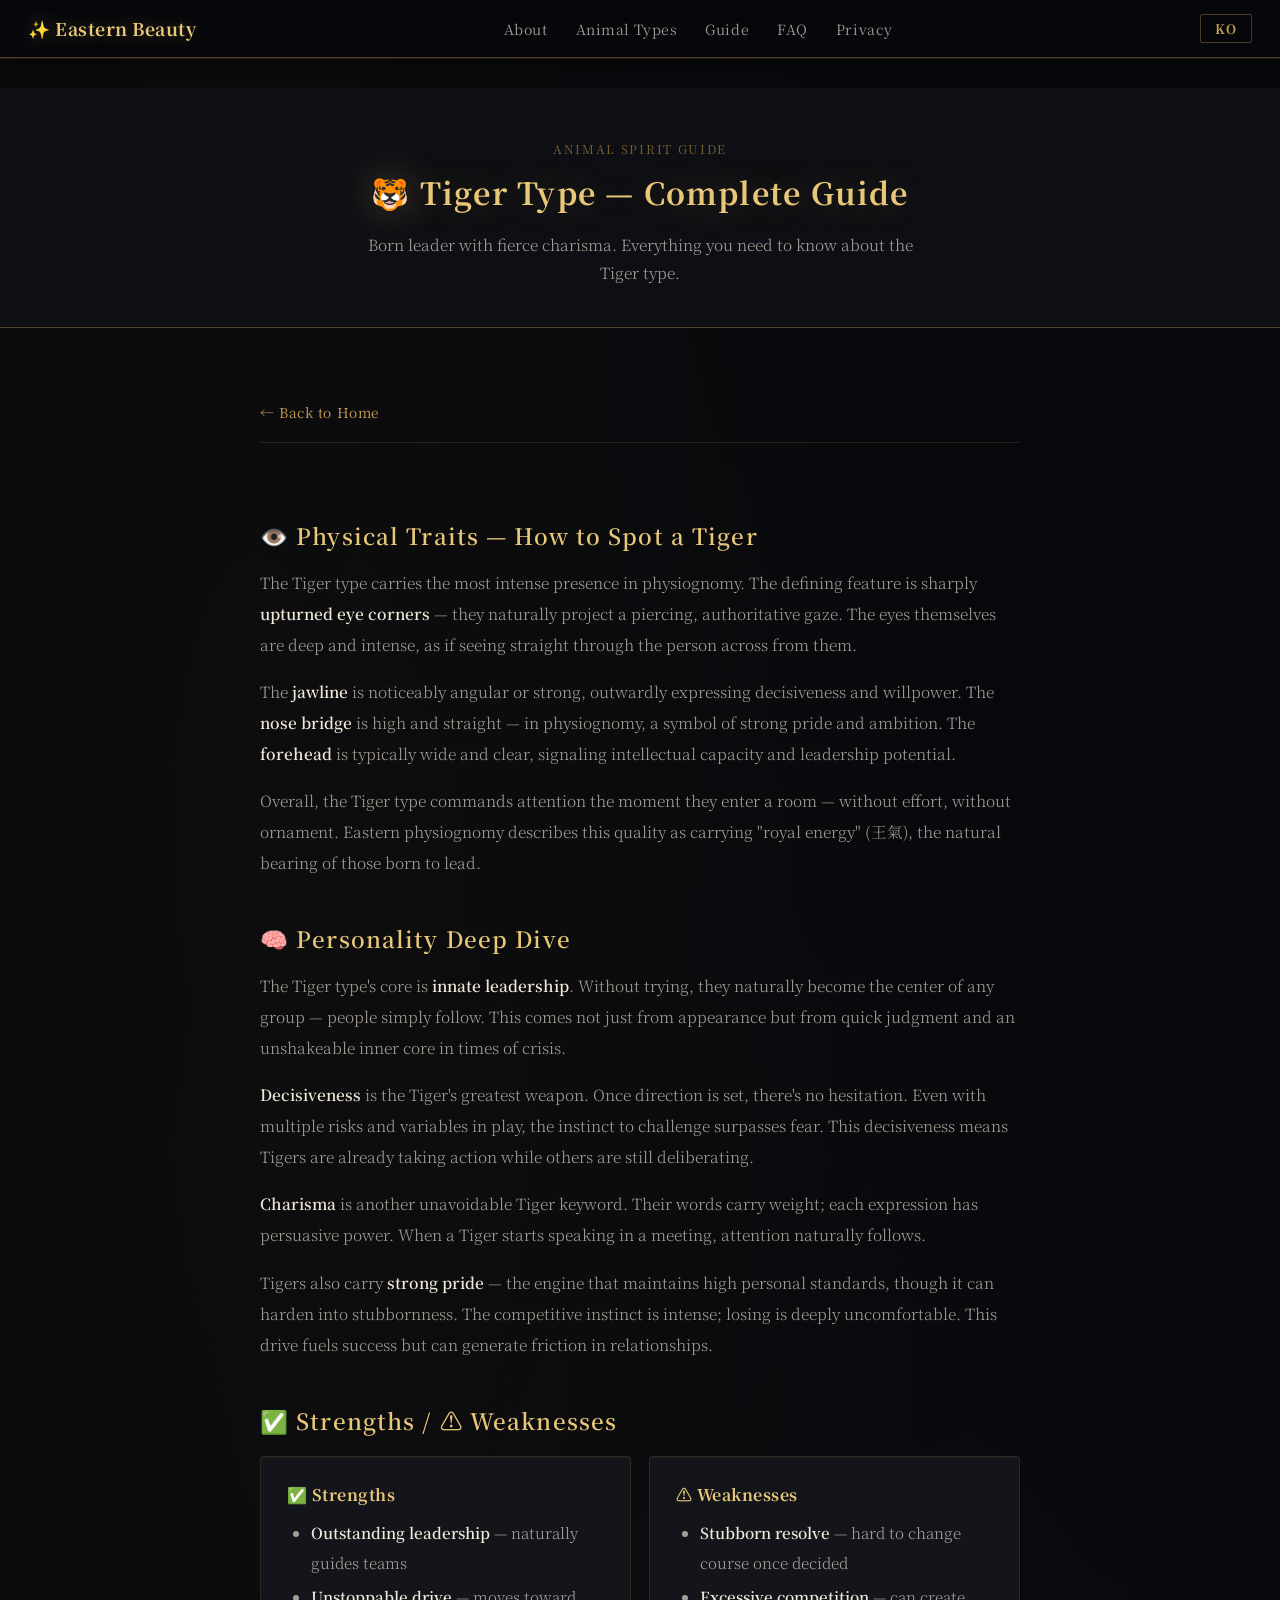
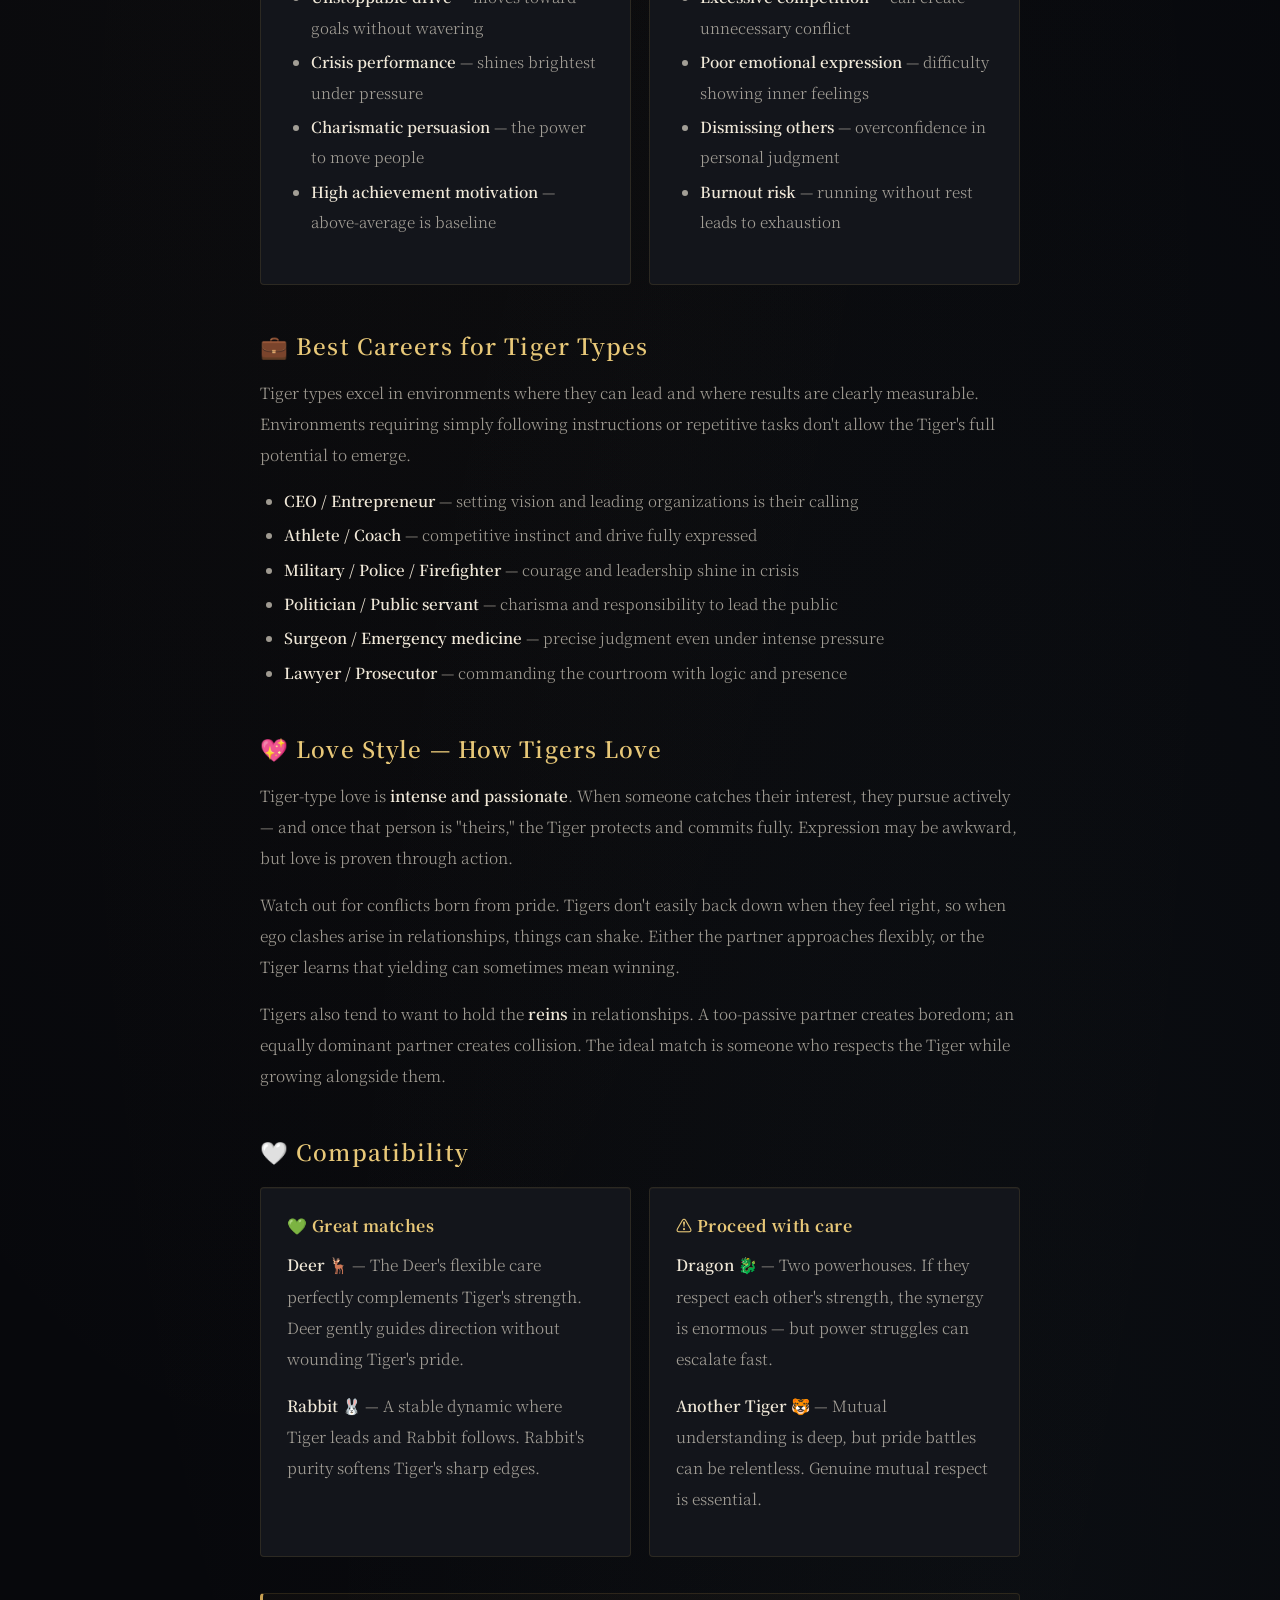
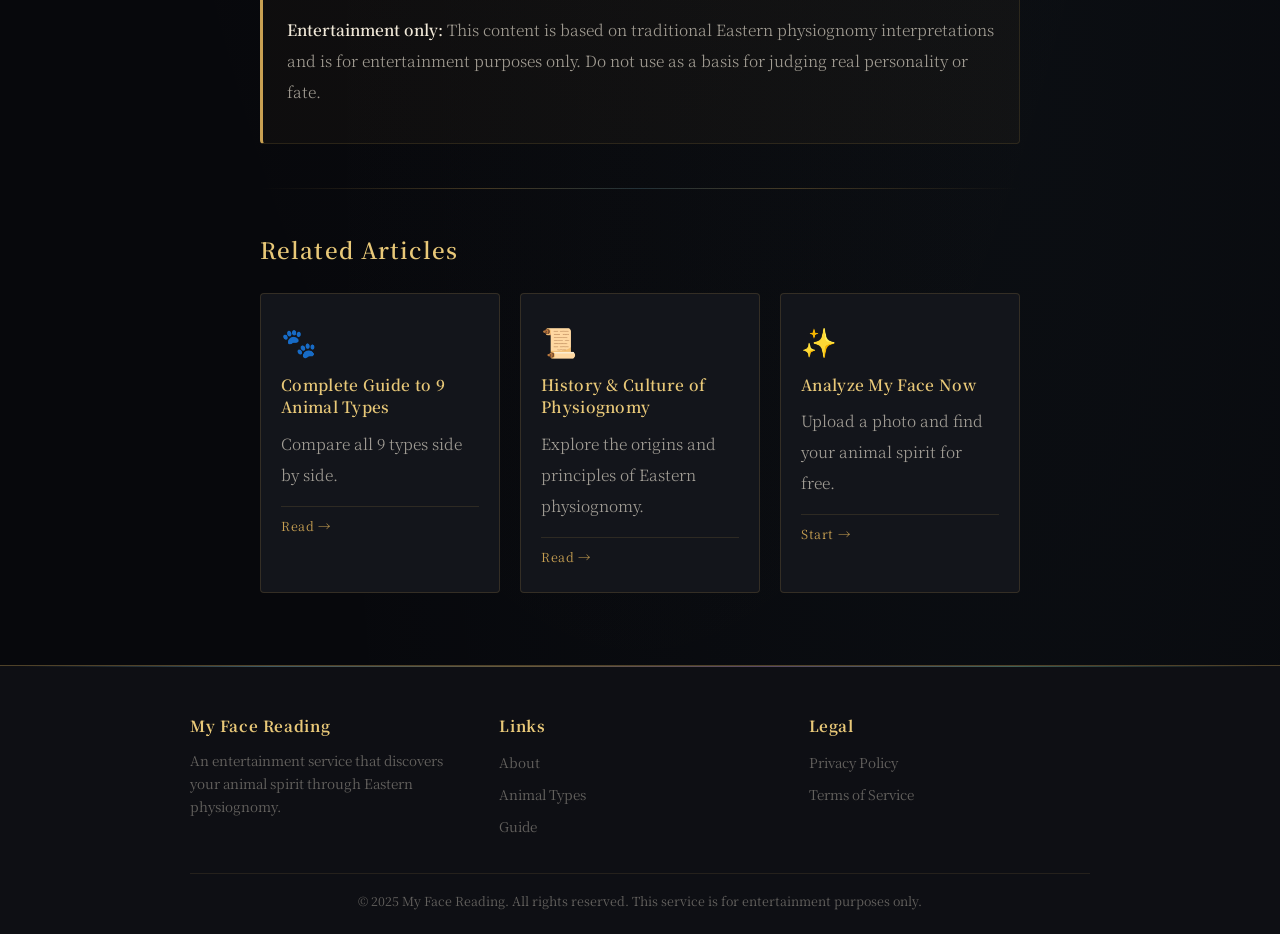
<file: article-tiger.html>
<!doctype html>
<html lang="ko" data-page="article-tiger">
<head>
  <meta charset="UTF-8" />
  <meta name="viewport" content="width=device-width, initial-scale=1.0" />
  <title>호랑이상 완전 분석 — 성격·직업·연애·궁합 | 내 관상 동물상</title>
  <meta name="description" content="호랑이상의 외모 특징, 성격 완전 분석, 추천 직업, 연애 스타일, 궁합까지 총정리. 타고난 리더십과 강렬한 카리스마를 가진 호랑이상에 대해 알아보세요." />
  <link rel="canonical" href="https://ai-test-d4dec.web.app/article-tiger.html" />
  <link rel="icon" href="/tiger_eye_glow.ico" type="image/x-icon" />
  <link rel="preconnect" href="https://fonts.googleapis.com" />
  <link rel="preconnect" href="https://fonts.gstatic.com" crossorigin />
  <link href="https://fonts.googleapis.com/css2?family=Noto+Serif+KR:wght@300;400;600;700&display=swap" rel="stylesheet" />
  <script type="application/ld+json">
  {
    "@context": "https://schema.org",
    "@type": "Article",
    "headline": "호랑이상 완전 분석 — 성격·직업·연애·궁합",
    "description": "호랑이상의 외모 특징, 성격, 직업, 연애 스타일, 궁합 완전 가이드.",
    "url": "https://ai-test-d4dec.web.app/article-tiger.html",
    "isPartOf": { "@type": "WebSite", "name": "내 관상 동물상", "url": "https://ai-test-d4dec.web.app/" },
    "inLanguage": ["ko","en"],
    "breadcrumb": {
      "@type": "BreadcrumbList",
      "itemListElement": [
        { "@type": "ListItem", "position": 1, "name": "홈", "item": "https://ai-test-d4dec.web.app/" },
        { "@type": "ListItem", "position": 2, "name": "동물상 가이드", "item": "https://ai-test-d4dec.web.app/article-animal-guide.html" },
        { "@type": "ListItem", "position": 3, "name": "호랑이상 완전 분석", "item": "https://ai-test-d4dec.web.app/article-tiger.html" }
      ]
    }
  }
  </script>
  <script>
    (function(){
      var l=localStorage.getItem('lang')||((navigator.language||'').startsWith('ko')?'ko':'en');
      document.documentElement.lang=l;
    })();
  </script>
  <script async src="https://www.googletagmanager.com/gtag/js?id=G-96NHE03ZGS"></script>
  <script>window.dataLayer=window.dataLayer||[];function gtag(){dataLayer.push(arguments);}gtag('js',new Date());gtag('config','G-96NHE03ZGS');</script>
  <meta name="google-adsense-account" content="ca-pub-2785113979236345">
  <script async src="https://pagead2.googlesyndication.com/pagead/js/adsbygoogle.js?client=ca-pub-2785113979236345" crossorigin="anonymous"></script>
  <link href='/style.css' rel='stylesheet'>
</head>
<body>

  <nav class="nav-bar">
    <a href="/" class="nav-logo" data-i18n="nav.logo">&#x1F52E; 내 관상 동물상</a>
    <div class="nav-links">
      <a href="/#about" data-i18n="nav.about">소개</a>
      <a href="/#types" data-i18n="nav.types">동물상 유형</a>
      <a href="/#articles" data-i18n="nav.guide">관상 가이드</a>
      <a href="/#faq" data-i18n="nav.faq">FAQ</a>
      <a href="privacy.html" data-i18n="nav.privacy">개인정보</a>
    </div>
    <button class="lang-toggle" id="langToggle">EN</button>
    <button class="nav-toggle" id="navToggle" aria-label="Menu">&#9776;</button>
  </nav>

  <div class="article-page">

    <div class="article-hero">
      <p class="article-meta lang-ko">동물상 가이드</p>
      <p class="article-meta lang-en">Animal Spirit Guide</p>
      <h1 class="lang-ko">&#x1F42F; 호랑이상 완전 분석</h1>
      <h1 class="lang-en">&#x1F42F; Tiger Type — Complete Guide</h1>
      <p class="article-desc lang-ko">타고난 리더십과 강렬한 카리스마의 소유자. 호랑이상의 모든 것을 파헤칩니다.</p>
      <p class="article-desc lang-en">Born leader with fierce charisma. Everything you need to know about the Tiger type.</p>
    </div>

    <section class="content-section">
      <div class="article-body">
        <a href="/" class="back-link" data-i18n="article.back">&#8592; 메인으로 돌아가기</a>

        <h2 class="lang-ko">&#x1F441;&#xFE0F; 외모 특징 — 한눈에 알아보는 호랑이상</h2>
        <h2 class="lang-en">&#x1F441;&#xFE0F; Physical Traits — How to Spot a Tiger</h2>
        <div class="lang-ko">
          <p>호랑이상은 관상학에서 가장 강렬한 인상을 주는 유형으로 꼽힙니다. 가장 두드러진 특징은 <strong>날카롭게 올라간 눈꼬리</strong>입니다. 눈꼬리가 위를 향해 올라가 있어 자연스럽게 강렬하고 예리한 인상을 풍깁니다. 눈빛 자체도 깊고 강렬하며, 상대를 꿰뚫어 보는 듯한 눈빛을 가지고 있습니다.</p>
          <p><strong>턱선</strong>은 뚜렷하게 각지거나 강인하게 발달해 있어 결단력과 의지를 외모에서도 드러냅니다. <strong>콧대</strong>는 높고 반듯하며, 이는 관상학에서 강한 자존심과 야망을 상징합니다. <strong>이마</strong>는 넓고 반듯한 경우가 많아 지성과 리더십의 기운을 품고 있습니다.</p>
          <p>전체적으로 호랑이상은 방에 들어서는 순간 자연스럽게 모든 시선이 쏠리는 강한 존재감을 가지고 있습니다. 화려한 치장을 하지 않아도 자연스럽게 분위기를 압도하는 것이 호랑이상만의 특징입니다. 동양 관상학에서는 이러한 인상을 두고 '왕의 기운(王氣)'이 있다고 표현하기도 합니다.</p>
        </div>
        <div class="lang-en">
          <p>The Tiger type carries the most intense presence in physiognomy. The defining feature is sharply <strong>upturned eye corners</strong> — they naturally project a piercing, authoritative gaze. The eyes themselves are deep and intense, as if seeing straight through the person across from them.</p>
          <p>The <strong>jawline</strong> is noticeably angular or strong, outwardly expressing decisiveness and willpower. The <strong>nose bridge</strong> is high and straight — in physiognomy, a symbol of strong pride and ambition. The <strong>forehead</strong> is typically wide and clear, signaling intellectual capacity and leadership potential.</p>
          <p>Overall, the Tiger type commands attention the moment they enter a room — without effort, without ornament. Eastern physiognomy describes this quality as carrying "royal energy" (王氣), the natural bearing of those born to lead.</p>
        </div>

        <h2 class="lang-ko">&#x1F9E0; 성격 완전 분석</h2>
        <h2 class="lang-en">&#x1F9E0; Personality Deep Dive</h2>
        <div class="lang-ko">
          <p>호랑이상의 핵심은 <strong>타고난 리더십</strong>입니다. 특별히 노력하지 않아도 자연스럽게 무리의 중심이 되고, 사람들이 따르게 됩니다. 이는 단순히 외모에서 오는 것이 아니라, 판단력이 빠르고 위기 상황에서 흔들리지 않는 내면의 강인함에서 비롯됩니다.</p>
          <p><strong>결단력</strong>은 호랑이상의 가장 큰 무기입니다. 한번 방향을 정하면 주저 없이 나아갑니다. 수많은 변수와 리스크가 있어도 두려움보다 도전 본능이 앞서는 유형입니다. 이런 결단력 덕분에 호랑이상은 많은 사람들이 머뭇거리는 순간에 이미 행동을 취하고 있습니다.</p>
          <p><strong>카리스마</strong>는 호랑이상을 말할 때 빠질 수 없는 키워드입니다. 말 한마디에 무게가 있고, 표현 하나하나에 설득력이 있습니다. 회의에서 말을 시작하면 자연스럽게 다른 사람들이 집중하게 되는 힘을 가지고 있습니다.</p>
          <p>한편 호랑이상은 <strong>강한 자존심</strong>을 가지고 있습니다. 이것은 자신에 대한 높은 기준을 유지하게 해주는 원동력이지만, 때로는 고집으로 이어지기도 합니다. 특히 경쟁 본능이 강해서 지는 것을 극도로 싫어하는 경향이 있습니다. 이 경쟁심이 성공의 원동력이 되기도 하지만, 인간관계에서 갈등을 만들기도 합니다.</p>
        </div>
        <div class="lang-en">
          <p>The Tiger type's core is <strong>innate leadership</strong>. Without trying, they naturally become the center of any group — people simply follow. This comes not just from appearance but from quick judgment and an unshakeable inner core in times of crisis.</p>
          <p><strong>Decisiveness</strong> is the Tiger's greatest weapon. Once direction is set, there's no hesitation. Even with multiple risks and variables in play, the instinct to challenge surpasses fear. This decisiveness means Tigers are already taking action while others are still deliberating.</p>
          <p><strong>Charisma</strong> is another unavoidable Tiger keyword. Their words carry weight; each expression has persuasive power. When a Tiger starts speaking in a meeting, attention naturally follows.</p>
          <p>Tigers also carry <strong>strong pride</strong> — the engine that maintains high personal standards, though it can harden into stubbornness. The competitive instinct is intense; losing is deeply uncomfortable. This drive fuels success but can generate friction in relationships.</p>
        </div>

        <h2 class="lang-ko">&#x2705; 강점 / &#x26A0;&#xFE0F; 약점</h2>
        <h2 class="lang-en">&#x2705; Strengths / &#x26A0;&#xFE0F; Weaknesses</h2>
        <div class="lang-ko">
          <div class="knowledge-grid">
            <div class="knowledge-card">
              <h4>&#x2705; 강점</h4>
              <ul>
                <li><strong>탁월한 리더십</strong> — 자연스럽게 팀을 이끄는 능력</li>
                <li><strong>강인한 추진력</strong> — 목표를 향해 흔들림 없이 나아감</li>
                <li><strong>위기 대응 능력</strong> — 압박 상황에서 오히려 빛남</li>
                <li><strong>카리스마적 설득력</strong> — 사람을 움직이는 힘</li>
                <li><strong>높은 성취 욕구</strong> — 평균 이상을 당연히 추구</li>
              </ul>
            </div>
            <div class="knowledge-card">
              <h4>&#x26A0;&#xFE0F; 약점</h4>
              <ul>
                <li><strong>강한 고집</strong> — 한번 정한 방향을 바꾸기 어려움</li>
                <li><strong>과도한 경쟁심</strong> — 불필요한 갈등을 만들기도 함</li>
                <li><strong>감정 표현 서툶</strong> — 속마음을 드러내기 어려워함</li>
                <li><strong>타인 의견 무시</strong> — 자신의 판단에 과도한 확신</li>
                <li><strong>번아웃 위험</strong> — 쉬지 않고 달리다 지치기 쉬움</li>
              </ul>
            </div>
          </div>
        </div>
        <div class="lang-en">
          <div class="knowledge-grid">
            <div class="knowledge-card">
              <h4>&#x2705; Strengths</h4>
              <ul>
                <li><strong>Outstanding leadership</strong> — naturally guides teams</li>
                <li><strong>Unstoppable drive</strong> — moves toward goals without wavering</li>
                <li><strong>Crisis performance</strong> — shines brightest under pressure</li>
                <li><strong>Charismatic persuasion</strong> — the power to move people</li>
                <li><strong>High achievement motivation</strong> — above-average is baseline</li>
              </ul>
            </div>
            <div class="knowledge-card">
              <h4>&#x26A0;&#xFE0F; Weaknesses</h4>
              <ul>
                <li><strong>Stubborn resolve</strong> — hard to change course once decided</li>
                <li><strong>Excessive competition</strong> — can create unnecessary conflict</li>
                <li><strong>Poor emotional expression</strong> — difficulty showing inner feelings</li>
                <li><strong>Dismissing others</strong> — overconfidence in personal judgment</li>
                <li><strong>Burnout risk</strong> — running without rest leads to exhaustion</li>
              </ul>
            </div>
          </div>
        </div>

        <h2 class="lang-ko">&#x1F4BC; 호랑이상 추천 직업</h2>
        <h2 class="lang-en">&#x1F4BC; Best Careers for Tiger Types</h2>
        <div class="lang-ko">
          <p>호랑이상은 자신이 이끌 수 있는 환경, 그리고 성과가 명확하게 드러나는 분야에서 두각을 나타냅니다. 남의 지시를 받거나 단순 반복 업무를 하는 환경에서는 잠재력이 충분히 발휘되지 않습니다.</p>
          <ul>
            <li><strong>기업 CEO / 창업가</strong> — 비전을 제시하고 조직을 이끄는 것이 천직</li>
            <li><strong>스포츠 선수 / 감독</strong> — 경쟁 본능과 추진력을 온전히 발산</li>
            <li><strong>군인 / 경찰 / 소방관</strong> — 위기 상황에서 빛나는 담력과 리더십</li>
            <li><strong>정치인 / 공직자</strong> — 대중을 이끄는 카리스마와 책임감</li>
            <li><strong>외과의사 / 응급 의학</strong> — 압박 상황에서도 정확한 판단력 발휘</li>
            <li><strong>변호사 / 검사</strong> — 논리와 카리스마로 법정을 장악</li>
          </ul>
        </div>
        <div class="lang-en">
          <p>Tiger types excel in environments where they can lead and where results are clearly measurable. Environments requiring simply following instructions or repetitive tasks don't allow the Tiger's full potential to emerge.</p>
          <ul>
            <li><strong>CEO / Entrepreneur</strong> — setting vision and leading organizations is their calling</li>
            <li><strong>Athlete / Coach</strong> — competitive instinct and drive fully expressed</li>
            <li><strong>Military / Police / Firefighter</strong> — courage and leadership shine in crisis</li>
            <li><strong>Politician / Public servant</strong> — charisma and responsibility to lead the public</li>
            <li><strong>Surgeon / Emergency medicine</strong> — precise judgment even under intense pressure</li>
            <li><strong>Lawyer / Prosecutor</strong> — commanding the courtroom with logic and presence</li>
          </ul>
        </div>

        <h2 class="lang-ko">&#x1F496; 연애 스타일 — 호랑이상은 어떻게 사랑할까</h2>
        <h2 class="lang-en">&#x1F496; Love Style — How Tigers Love</h2>
        <div class="lang-ko">
          <p>호랑이상의 연애는 <strong>강렬하고 열정적</strong>입니다. 마음에 드는 사람이 생기면 적극적으로 다가가며, 자신의 사람이 된 상대는 강하게 보호하고 헌신합니다. 표현은 서툴 수 있어도 행동으로 사랑을 증명하는 유형입니다.</p>
          <p>다만 자존심 문제로 인한 갈등에 주의해야 합니다. 호랑이상은 자신이 옳다고 생각하면 쉽게 물러서지 않아서, 연애에서도 자존심 싸움이 벌어지면 관계가 흔들릴 수 있습니다. 이럴 때 상대방이 먼저 유연하게 접근해 주거나, 호랑이상 스스로 '지는 것이 이기는 것'임을 인식하는 것이 중요합니다.</p>
          <p>호랑이상은 연애에서도 <strong>주도권</strong>을 쥐고 싶어하는 경향이 있습니다. 상대가 너무 수동적이면 지루함을 느낄 수 있고, 반대로 상대가 너무 강하면 충돌이 생깁니다. 자신을 존중하면서도 함께 성장할 수 있는 파트너가 가장 이상적입니다.</p>
        </div>
        <div class="lang-en">
          <p>Tiger-type love is <strong>intense and passionate</strong>. When someone catches their interest, they pursue actively — and once that person is "theirs," the Tiger protects and commits fully. Expression may be awkward, but love is proven through action.</p>
          <p>Watch out for conflicts born from pride. Tigers don't easily back down when they feel right, so when ego clashes arise in relationships, things can shake. Either the partner approaches flexibly, or the Tiger learns that yielding can sometimes mean winning.</p>
          <p>Tigers also tend to want to hold the <strong>reins</strong> in relationships. A too-passive partner creates boredom; an equally dominant partner creates collision. The ideal match is someone who respects the Tiger while growing alongside them.</p>
        </div>

        <h2 class="lang-ko">&#x1F90D; 궁합 — 잘 맞는 동물상 vs. 주의가 필요한 동물상</h2>
        <h2 class="lang-en">&#x1F90D; Compatibility</h2>
        <div class="lang-ko">
          <div class="knowledge-grid">
            <div class="knowledge-card">
              <h4>&#x1F49A; 잘 맞는 동물상</h4>
              <p><strong>사슴상 &#x1F98C;</strong> — 호랑이의 강인함을 사슴의 유연한 배려심이 완벽하게 보완합니다. 사슴상은 호랑이상의 자존심을 상처 주지 않으면서 부드럽게 방향을 잡아주는 역할을 합니다.</p>
              <p><strong>토끼상 &#x1F430;</strong> — 호랑이상이 이끌고 토끼상이 따르는 안정적인 구도. 토끼상의 순수함이 호랑이상의 날카로운 면을 부드럽게 만들어줍니다.</p>
            </div>
            <div class="knowledge-card">
              <h4>&#x26A0;&#xFE0F; 주의가 필요한 동물상</h4>
              <p><strong>용상 &#x1F409;</strong> — 두 강자의 만남. 서로의 강인함을 인정하면 시너지가 나지만, 주도권 경쟁이 심해지면 큰 갈등으로 이어질 수 있습니다.</p>
              <p><strong>또 다른 호랑이상 &#x1F42F;</strong> — 비슷한 기질끼리는 서로를 가장 잘 이해하지만, 자존심 싸움이 끊이지 않을 수 있습니다. 서로 충분한 존중이 전제되어야 합니다.</p>
            </div>
          </div>
        </div>
        <div class="lang-en">
          <div class="knowledge-grid">
            <div class="knowledge-card">
              <h4>&#x1F49A; Great matches</h4>
              <p><strong>Deer &#x1F98C;</strong> — The Deer's flexible care perfectly complements Tiger's strength. Deer gently guides direction without wounding Tiger's pride.</p>
              <p><strong>Rabbit &#x1F430;</strong> — A stable dynamic where Tiger leads and Rabbit follows. Rabbit's purity softens Tiger's sharp edges.</p>
            </div>
            <div class="knowledge-card">
              <h4>&#x26A0;&#xFE0F; Proceed with care</h4>
              <p><strong>Dragon &#x1F409;</strong> — Two powerhouses. If they respect each other's strength, the synergy is enormous — but power struggles can escalate fast.</p>
              <p><strong>Another Tiger &#x1F42F;</strong> — Mutual understanding is deep, but pride battles can be relentless. Genuine mutual respect is essential.</p>
            </div>
          </div>
        </div>

        <div class="disclaimer-box">
          <p class="lang-ko"><strong>엔터테인먼트 목적:</strong> 본 내용은 동양 관상학의 전통적 해석을 바탕으로 한 엔터테인먼트 콘텐츠입니다. 실제 성격이나 운명 판단의 근거로 사용하지 마세요.</p>
          <p class="lang-en"><strong>Entertainment only:</strong> This content is based on traditional Eastern physiognomy interpretations and is for entertainment purposes only. Do not use as a basis for judging real personality or fate.</p>
        </div>

        <div class="article-divider"></div>

        <h2 data-i18n="article.related">관련 아티클</h2>
        <div class="article-cards">
          <a href="article-animal-guide.html" class="article-card">
            <div class="article-card-icon">&#x1F43E;</div>
            <div class="article-card-title lang-ko">9가지 동물상 완전 가이드</div>
            <div class="article-card-title lang-en">Complete Guide to 9 Animal Types</div>
            <p class="article-card-desc lang-ko">모든 동물상의 성격·직업·연애·궁합을 한눈에 비교.</p>
            <p class="article-card-desc lang-en">Compare all 9 types side by side.</p>
            <span class="article-card-tag lang-ko">읽기 &#8594;</span>
            <span class="article-card-tag lang-en">Read &#8594;</span>
          </a>
          <a href="article-physiognomy.html" class="article-card">
            <div class="article-card-icon">&#x1F4DC;</div>
            <div class="article-card-title lang-ko">관상학의 역사와 문화</div>
            <div class="article-card-title lang-en">History &amp; Culture of Physiognomy</div>
            <p class="article-card-desc lang-ko">동양 관상학의 기원과 핵심 원리를 깊이 탐구합니다.</p>
            <p class="article-card-desc lang-en">Explore the origins and principles of Eastern physiognomy.</p>
            <span class="article-card-tag lang-ko">읽기 &#8594;</span>
            <span class="article-card-tag lang-en">Read &#8594;</span>
          </a>
          <a href="/#try" class="article-card">
            <div class="article-card-icon">&#x2728;</div>
            <div class="article-card-title lang-ko">지금 내 관상 분석하기</div>
            <div class="article-card-title lang-en">Analyze My Face Now</div>
            <p class="article-card-desc lang-ko">사진 한 장으로 나의 동물상을 무료로 확인해보세요.</p>
            <p class="article-card-desc lang-en">Upload a photo and find your animal spirit for free.</p>
            <span class="article-card-tag lang-ko">시작하기 &#8594;</span>
            <span class="article-card-tag lang-en">Start &#8594;</span>
          </a>
        </div>
      </div>
    </section>

  </div>

  <footer class="site-footer">
    <div class="footer-inner" style="grid-template-columns: repeat(3, 1fr)">
      <div class="footer-col">
        <h4 data-i18n="footer.brand">내 관상 동물상</h4>
        <p data-i18n="footer.brand.desc">동양 관상학으로 내 얼굴의 동물상을 알아보는 엔터테인먼트 서비스입니다.</p>
      </div>
      <div class="footer-col">
        <h4 data-i18n="footer.links">링크</h4>
        <ul>
          <li><a href="/#about" data-i18n="nav.about">소개</a></li>
          <li><a href="/#types" data-i18n="nav.types">동물상 유형</a></li>
          <li><a href="/#articles" data-i18n="nav.guide">관상 가이드</a></li>
        </ul>
      </div>
      <div class="footer-col">
        <h4 data-i18n="footer.legal">법적 고지</h4>
        <ul>
          <li><a href="privacy.html" data-i18n="footer.privacy">개인정보처리방침</a></li>
          <li><a href="terms.html" data-i18n="footer.terms">이용약관</a></li>
        </ul>
      </div>
    </div>
    <div class="footer-bottom">
      <p data-i18n="footer.copyright">&copy; 2025 내 관상 동물상. All rights reserved.</p>
    </div>
  </footer>

  <script src="/i18n.js"></script>
  <script>
    document.getElementById('navToggle').addEventListener('click', function() {
      document.querySelector('.nav-links').classList.toggle('open');
    });
  </script>
</body>
</html>
</file>
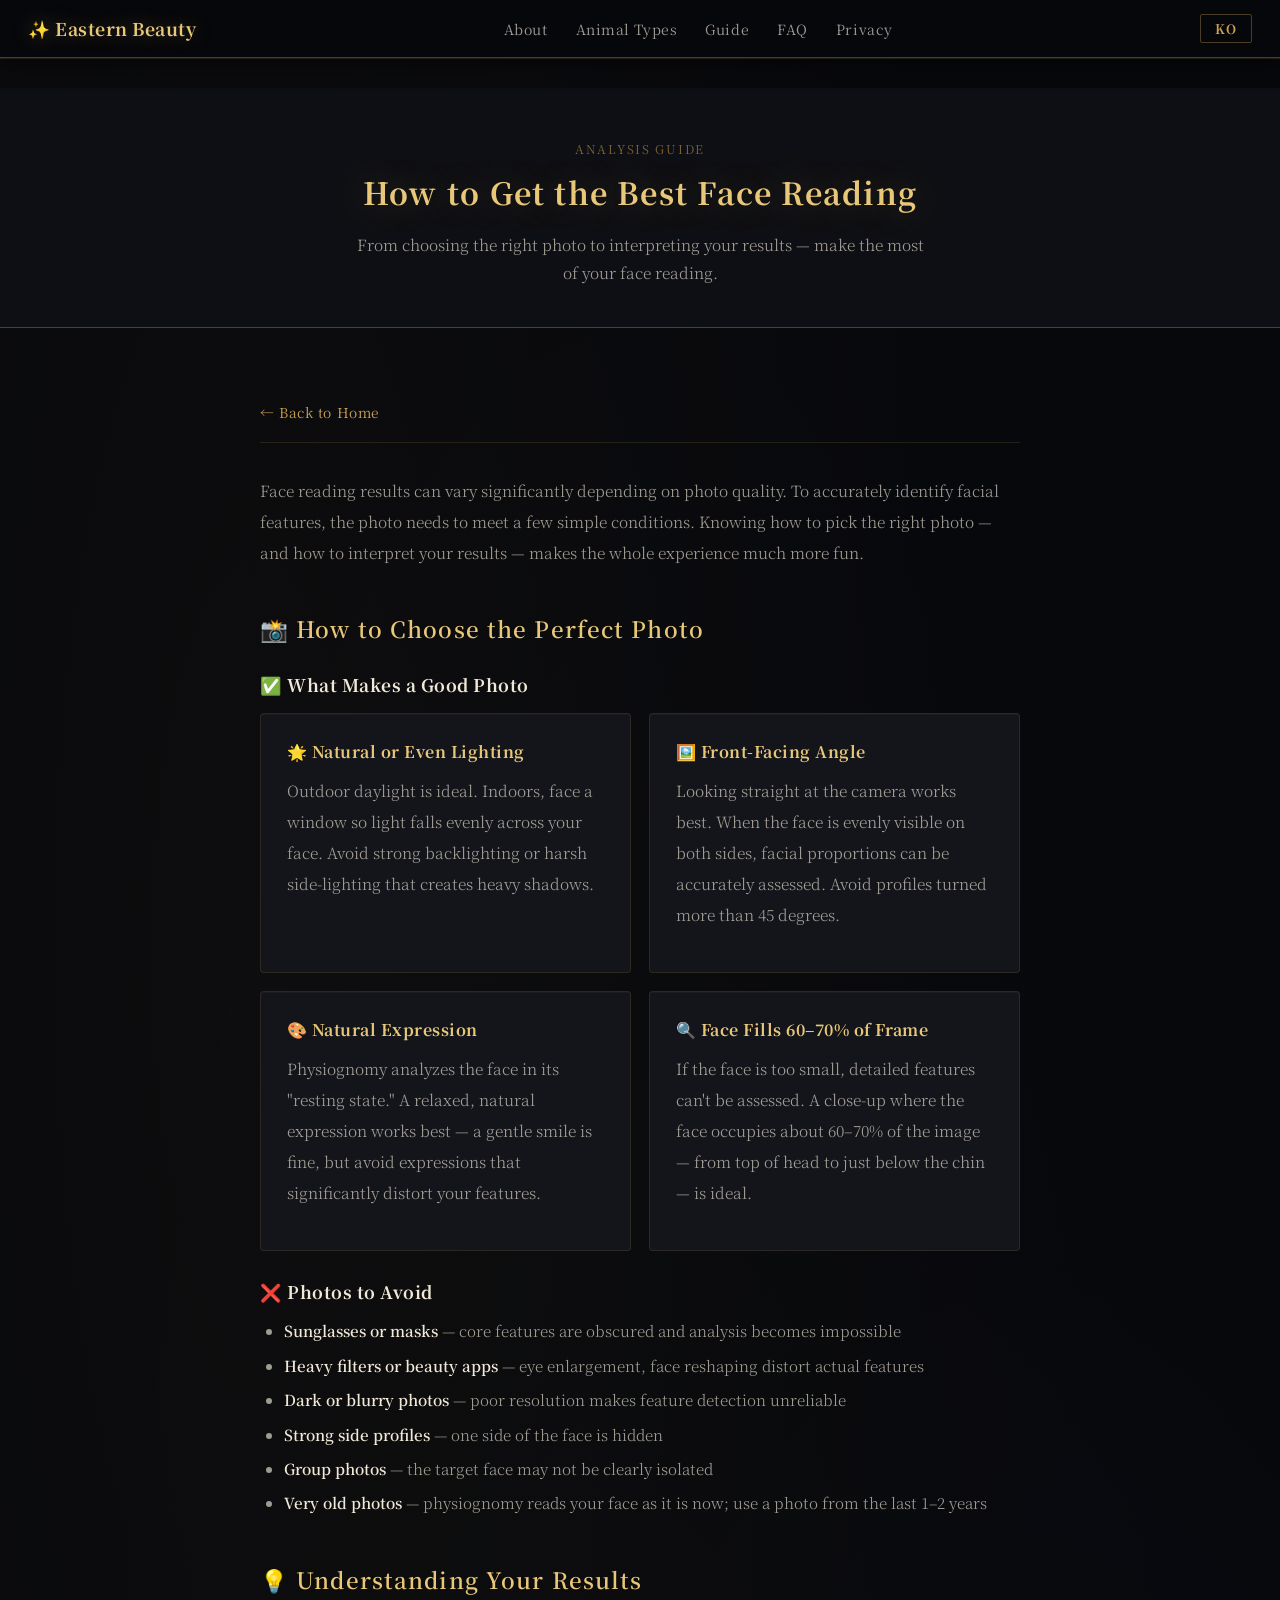
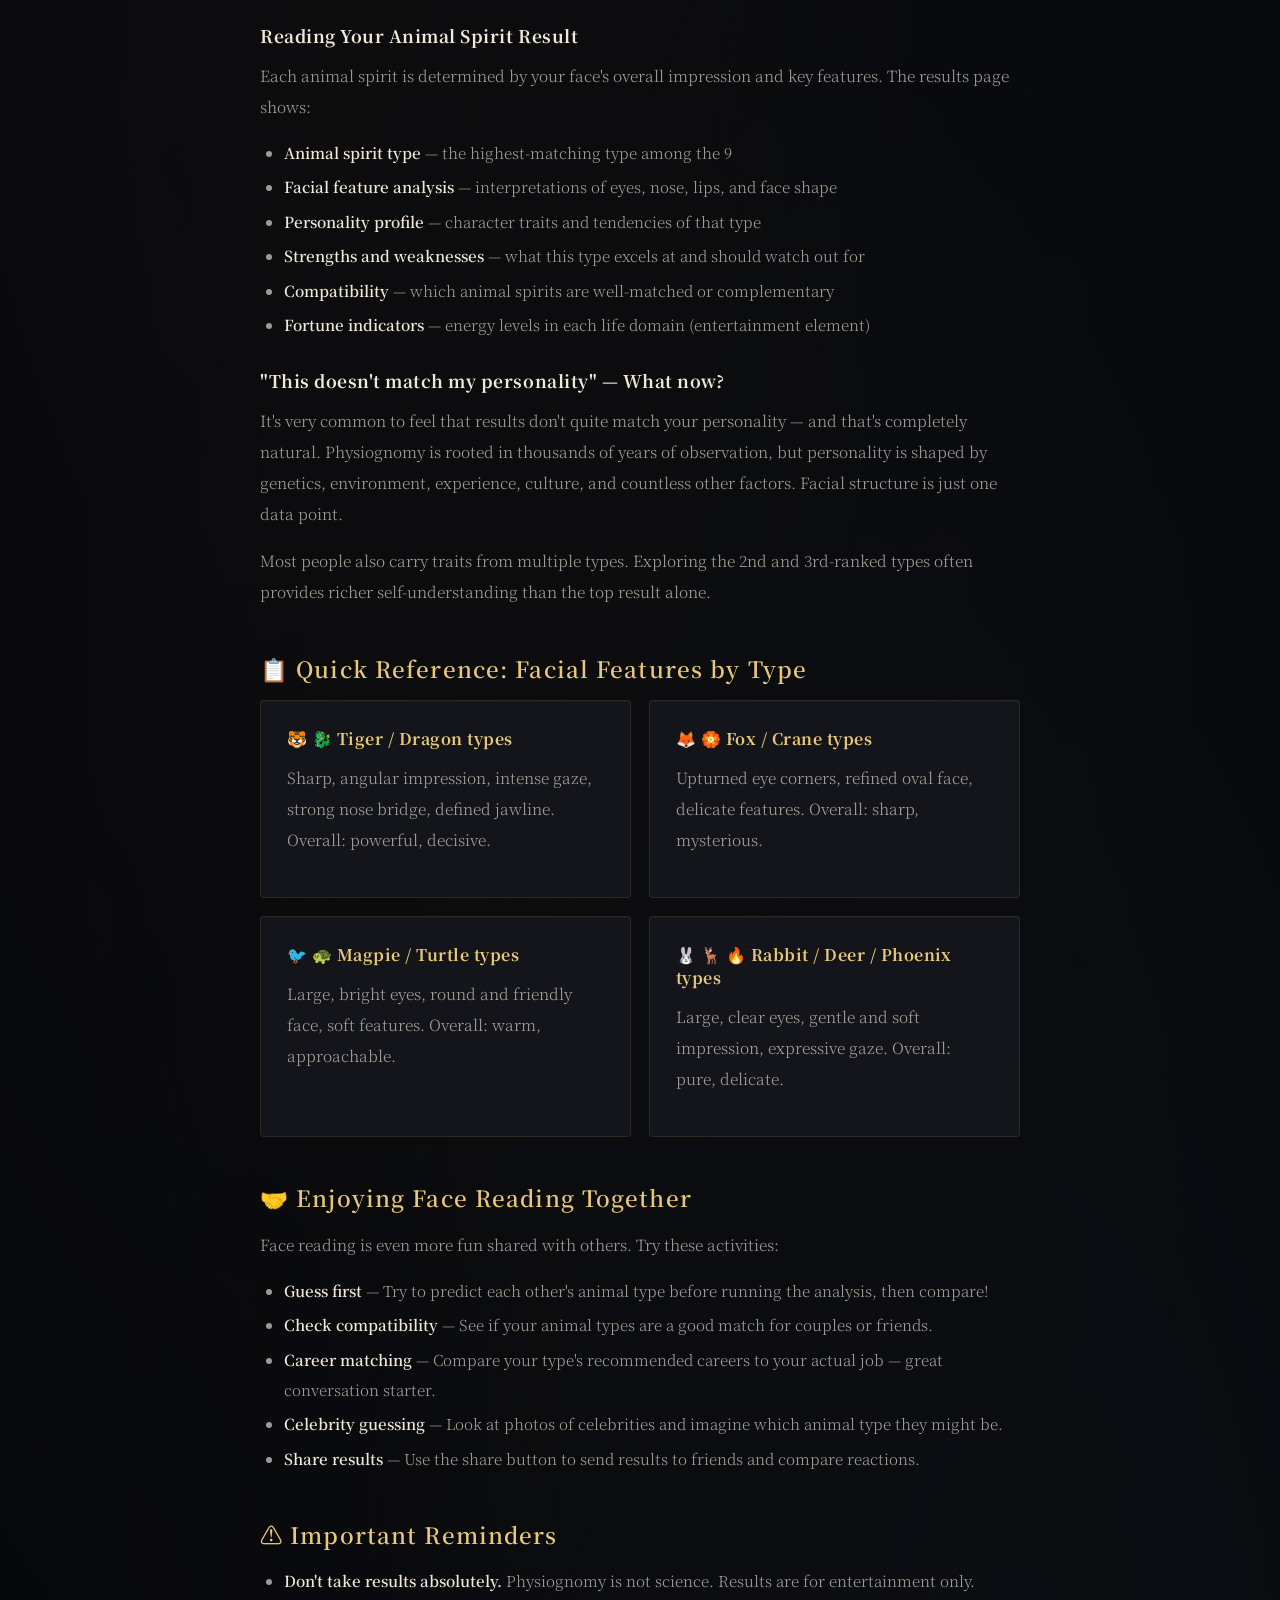
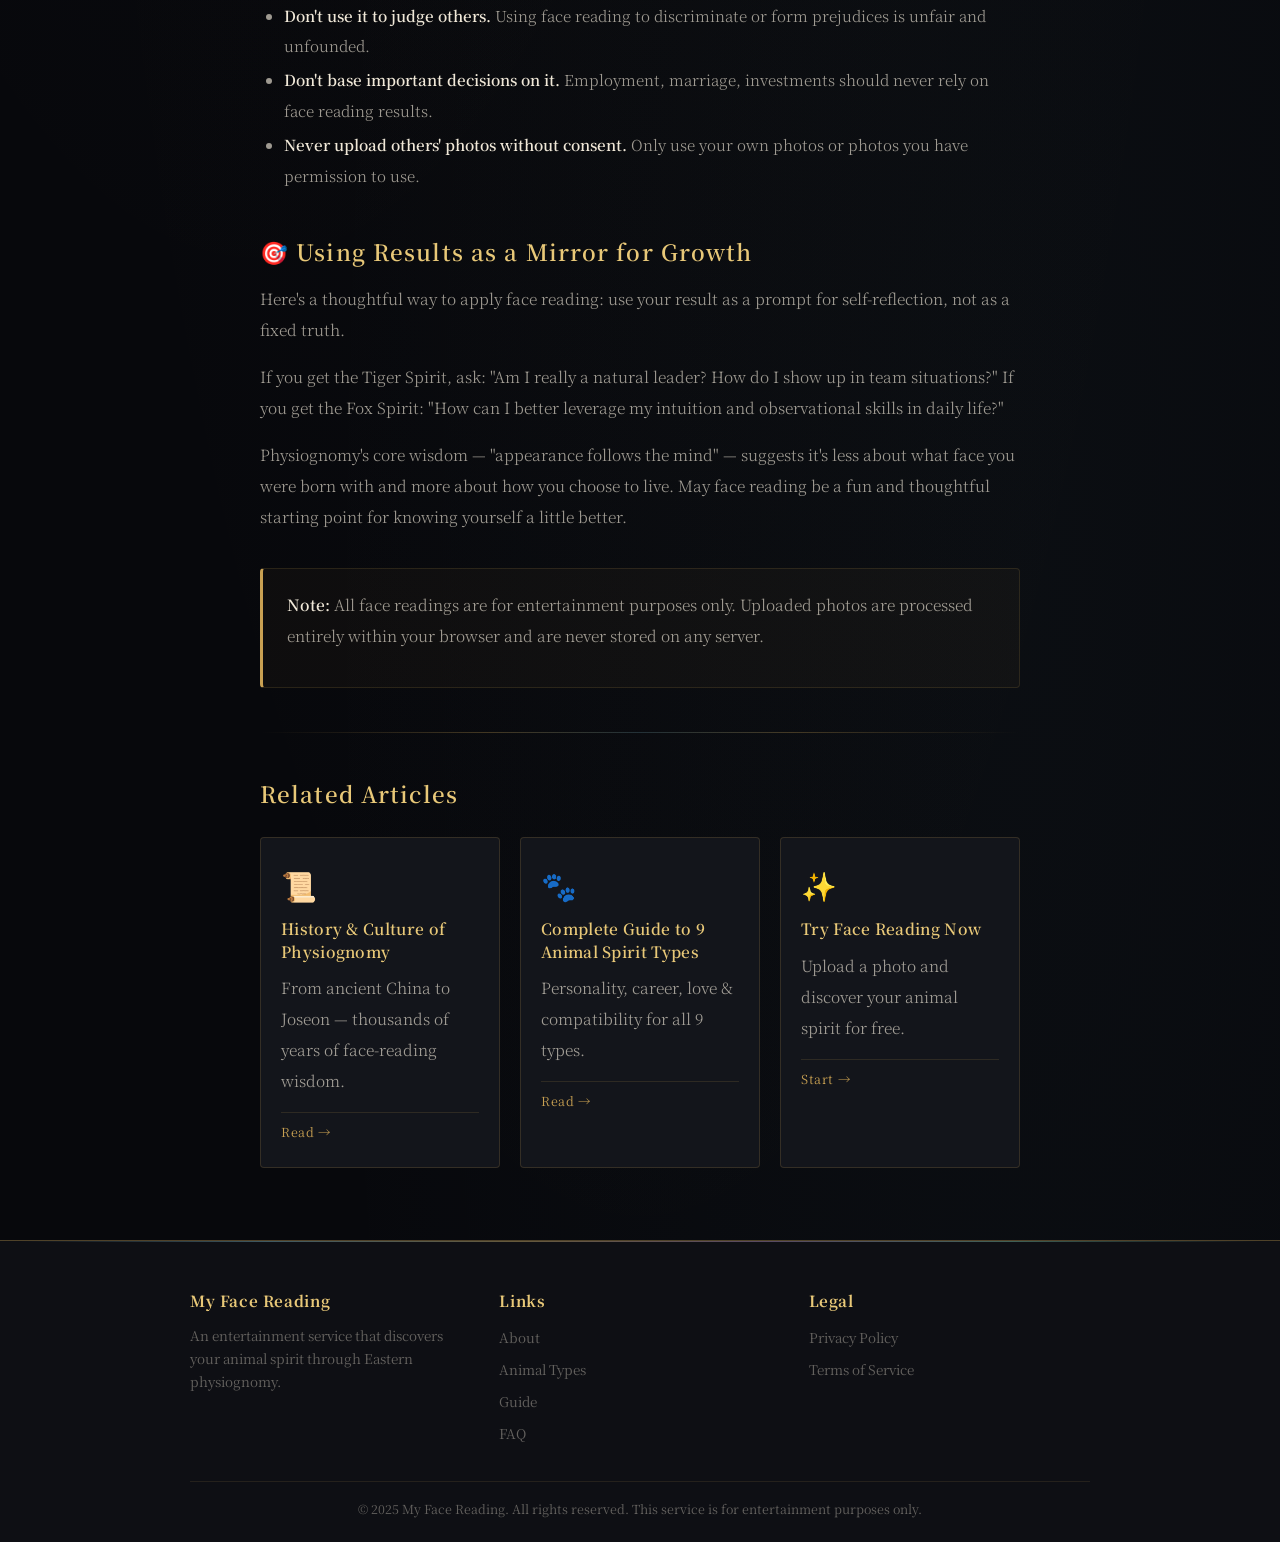
<file: article-tips.html>
<!doctype html>
<html lang="ko" data-page="article-tips">
<head>
  <meta charset="UTF-8" />
  <meta name="viewport" content="width=device-width, initial-scale=1.0" />
  <title>관상 분석 잘 받는 법 | 내 관상 동물상</title>
  <meta name="description" content="관상 분석에서 가장 정확한 결과를 얻으려면 어떻게 해야 할까요? 올바른 사진 촬영법부터 결과 해석과 활용법까지, 관상 분석을 제대로 즐기는 방법을 알려드립니다." />
  <link rel="canonical" href="https://ai-test-d4dec.web.app/article-tips.html" />
  <link rel="icon" href="/tiger_eye_glow.ico" type="image/x-icon" />
  <link rel="preconnect" href="https://fonts.googleapis.com" />
  <link rel="preconnect" href="https://fonts.gstatic.com" crossorigin />
  <link href="https://fonts.googleapis.com/css2?family=Noto+Serif+KR:wght@300;400;600;700&display=swap" rel="stylesheet" />
  <script type="application/ld+json">
  {
    "@context": "https://schema.org",
    "@type": "Article",
    "headline": "관상 분석 잘 받는 법",
    "description": "올바른 사진 촬영법부터 결과 해석과 활용법까지, 관상 분석을 제대로 즐기는 방법.",
    "url": "https://ai-test-d4dec.web.app/article-tips.html",
    "isPartOf": { "@type": "WebSite", "name": "내 관상 동물상", "url": "https://ai-test-d4dec.web.app/" },
    "inLanguage": ["ko","en"]
  }
  </script>
  <script>
    (function(){
      var l=localStorage.getItem('lang')||((navigator.language||'').startsWith('ko')?'ko':'en');
      document.documentElement.lang=l;
    })();
  </script>
  <script async src="https://www.googletagmanager.com/gtag/js?id=G-96NHE03ZGS"></script>
  <script>window.dataLayer=window.dataLayer||[];function gtag(){dataLayer.push(arguments);}gtag('js',new Date());gtag('config','G-96NHE03ZGS');</script>
  <meta name="google-adsense-account" content="ca-pub-2785113979236345">
  <script async src="https://pagead2.googlesyndication.com/pagead/js/adsbygoogle.js?client=ca-pub-2785113979236345" crossorigin="anonymous"></script>
  <link href='/style.css' rel='stylesheet'>
</head>
<body>

  <nav class="nav-bar">
    <a href="/" class="nav-logo" data-i18n="nav.logo">&#x1F52E; 내 관상 동물상</a>
    <div class="nav-links">
      <a href="/#about" data-i18n="nav.about">소개</a>
      <a href="/#types" data-i18n="nav.types">동물상 유형</a>
      <a href="/#articles" data-i18n="nav.guide">관상 가이드</a>
      <a href="/#faq" data-i18n="nav.faq">FAQ</a>
      <a href="privacy.html" data-i18n="nav.privacy">개인정보</a>
    </div>
    <button class="lang-toggle" id="langToggle">EN</button>
    <button class="nav-toggle" id="navToggle" aria-label="Menu">&#9776;</button>
  </nav>

  <div class="article-page">

    <div class="article-hero">
      <p class="article-meta" data-i18n="tips.meta">분석 가이드</p>
      <h1 data-i18n="tips.title">관상 분석 잘 받는 법</h1>
      <p class="article-desc" data-i18n="tips.desc">정확한 관상 분석을 위한 올바른 사진 촬영법부터 결과를 일상에서 활용하는 방법까지.</p>
    </div>

    <section class="content-section">
      <div class="article-body">
        <a href="/" class="back-link" data-i18n="article.back">&#8592; 메인으로 돌아가기</a>

        <p class="lang-ko">관상 분석의 결과는 사용하는 사진의 품질에 따라 크게 달라질 수 있습니다. AI가 얼굴의 이목구비를 정확하게 파악하기 위해서는 사진이 몇 가지 조건을 갖추어야 합니다. 올바른 사진을 준비하는 방법과 분석 결과를 올바르게 해석하는 방법을 알면, 관상 분석을 훨씬 더 재미있게 즐길 수 있습니다.</p>
        <p class="lang-en">Face reading results can vary significantly depending on photo quality. To accurately identify facial features, the photo needs to meet a few simple conditions. Knowing how to pick the right photo — and how to interpret your results — makes the whole experience much more fun.</p>

        <!-- Section 1 -->
        <h2 class="lang-ko">&#x1F4F8; 완벽한 관상 분석 사진 찍는 법</h2>
        <h2 class="lang-en">&#x1F4F8; How to Choose the Perfect Photo</h2>

        <h3 class="lang-ko">&#x2705; 좋은 사진의 조건</h3>
        <h3 class="lang-en">&#x2705; What Makes a Good Photo</h3>
        <div class="knowledge-grid" style="margin-top:16px; margin-bottom:24px;">
          <div class="knowledge-card">
            <h4 class="lang-ko">&#x1F31F; 자연광 또는 균일한 조명</h4>
            <h4 class="lang-en">&#x1F31F; Natural or Even Lighting</h4>
            <p class="lang-ko">야외 자연광 사진이 이상적입니다. 실내라면 창문을 정면에 두어 얼굴 전체에 균일하게 빛이 닿도록 합니다. 강한 역광이나 한쪽에서만 오는 강한 조명은 피하세요.</p>
            <p class="lang-en">Outdoor daylight is ideal. Indoors, face a window so light falls evenly across your face. Avoid strong backlighting or harsh side-lighting that creates heavy shadows.</p>
          </div>
          <div class="knowledge-card">
            <h4 class="lang-ko">&#x1F5BC;&#xFE0F; 정면 또는 약간의 정면 각도</h4>
            <h4 class="lang-en">&#x1F5BC;&#xFE0F; Front-Facing Angle</h4>
            <p class="lang-ko">카메라를 똑바로 바라보는 정면 사진이 가장 좋습니다. 얼굴이 좌우 균등하게 보일 때 이목구비의 균형을 정확하게 파악할 수 있습니다. 45도 이상 옆을 보는 사진은 피하세요.</p>
            <p class="lang-en">Looking straight at the camera works best. When the face is evenly visible on both sides, facial proportions can be accurately assessed. Avoid profiles turned more than 45 degrees.</p>
          </div>
          <div class="knowledge-card">
            <h4 class="lang-ko">&#x1F3A8; 자연스러운 표정</h4>
            <h4 class="lang-en">&#x1F3A8; Natural Expression</h4>
            <p class="lang-ko">관상학에서는 '기본 상태'의 얼굴을 분석합니다. 억지로 크게 웃거나 찡그린 표정보다는 자연스럽게 편안한 표정이 가장 좋습니다. 가벼운 미소 정도는 괜찮습니다.</p>
            <p class="lang-en">Physiognomy analyzes the face in its "resting state." A relaxed, natural expression works best — a gentle smile is fine, but avoid expressions that significantly distort your features.</p>
          </div>
          <div class="knowledge-card">
            <h4 class="lang-ko">&#x1F50D; 얼굴이 화면의 60~70%</h4>
            <h4 class="lang-en">&#x1F50D; Face Fills 60–70% of Frame</h4>
            <p class="lang-ko">얼굴이 너무 작게 찍히면 이목구비의 세부 특징을 분석하기 어렵습니다. 머리 끝부터 턱 아래까지 여유 있게 담기는 클로즈업 사진이 이상적입니다.</p>
            <p class="lang-en">If the face is too small, detailed features can't be assessed. A close-up where the face occupies about 60–70% of the image — from top of head to just below the chin — is ideal.</p>
          </div>
        </div>

        <h3 class="lang-ko">&#x274C; 피해야 할 사진 유형</h3>
        <h3 class="lang-en">&#x274C; Photos to Avoid</h3>
        <div class="lang-ko">
          <ul>
            <li><strong>선글라스나 마스크 착용 사진</strong> — 핵심 이목구비가 가려져 분석이 불가능합니다</li>
            <li><strong>과도한 필터나 뷰티 앱 적용 사진</strong> — 눈 확대, 얼굴형 보정 등은 실제 특징을 왜곡합니다</li>
            <li><strong>어둡거나 흐릿한 사진</strong> — 해상도가 낮으면 이목구비 파악이 어렵습니다</li>
            <li><strong>심하게 측면에서 찍힌 사진</strong> — 한쪽 이목구비가 가려집니다</li>
            <li><strong>여러 명이 함께 찍힌 단체 사진</strong> — 분석할 얼굴이 명확하지 않을 수 있습니다</li>
            <li><strong>너무 오래된 사진</strong> — 관상은 현재의 얼굴을 분석합니다. 최근 1~2년 이내의 사진을 사용하세요</li>
          </ul>
        </div>
        <div class="lang-en">
          <ul>
            <li><strong>Sunglasses or masks</strong> — core features are obscured and analysis becomes impossible</li>
            <li><strong>Heavy filters or beauty apps</strong> — eye enlargement, face reshaping distort actual features</li>
            <li><strong>Dark or blurry photos</strong> — poor resolution makes feature detection unreliable</li>
            <li><strong>Strong side profiles</strong> — one side of the face is hidden</li>
            <li><strong>Group photos</strong> — the target face may not be clearly isolated</li>
            <li><strong>Very old photos</strong> — physiognomy reads your face as it is now; use a photo from the last 1–2 years</li>
          </ul>
        </div>

        <!-- Section 2 -->
        <h2 class="lang-ko">&#x1F4A1; 관상 분석 결과 올바르게 이해하기</h2>
        <h2 class="lang-en">&#x1F4A1; Understanding Your Results</h2>

        <h3 class="lang-ko">동물상 결과를 읽는 방법</h3>
        <h3 class="lang-en">Reading Your Animal Spirit Result</h3>
        <div class="lang-ko">
          <p>각 동물상은 얼굴의 전체적인 인상과 주요 이목구비 특징을 기반으로 결정됩니다. 결과 페이지에서는 다음 정보를 확인할 수 있습니다.</p>
          <ul>
            <li><strong>동물상 유형</strong> — 9가지 중 가장 높은 일치율을 보인 유형</li>
            <li><strong>얼굴 특징 분석</strong> — 눈, 코, 입, 얼굴형에 대한 세부 해석</li>
            <li><strong>성격 프로필</strong> — 해당 동물상이 가진 성격 특성과 기질</li>
            <li><strong>강점과 약점</strong> — 이 유형이 잘하는 것과 주의해야 할 점</li>
            <li><strong>궁합</strong> — 어떤 동물상과 잘 맞는지</li>
            <li><strong>운세 지표</strong> — 각 영역별 기운 (엔터테인먼트 요소)</li>
          </ul>
        </div>
        <div class="lang-en">
          <p>Each animal spirit is determined by your face's overall impression and key features. The results page shows:</p>
          <ul>
            <li><strong>Animal spirit type</strong> — the highest-matching type among the 9</li>
            <li><strong>Facial feature analysis</strong> — interpretations of eyes, nose, lips, and face shape</li>
            <li><strong>Personality profile</strong> — character traits and tendencies of that type</li>
            <li><strong>Strengths and weaknesses</strong> — what this type excels at and should watch out for</li>
            <li><strong>Compatibility</strong> — which animal spirits are well-matched or complementary</li>
            <li><strong>Fortune indicators</strong> — energy levels in each life domain (entertainment element)</li>
          </ul>
        </div>

        <h3 class="lang-ko">"내 성격과 다른 것 같아요" — 이럴 때는?</h3>
        <h3 class="lang-en">"This doesn't match my personality" — What now?</h3>
        <div class="lang-ko">
          <p>관상 분석 결과가 자신의 성격과 맞지 않는다고 느끼는 경우는 흔합니다. 이것은 매우 자연스러운 일입니다. 관상학은 수천 년의 경험적 지식을 바탕으로 하지만, 사람의 성격은 유전, 환경, 경험, 문화 등 수많은 요소에 의해 결정됩니다. 얼굴의 생김새는 그중 하나의 단서일 뿐입니다.</p>
          <p>또한 대부분의 사람은 여러 동물상의 특성을 복합적으로 가지고 있습니다. 2순위나 3순위의 특성도 함께 살펴보면 더 풍부한 자기 이해가 가능합니다.</p>
        </div>
        <div class="lang-en">
          <p>It's very common to feel that results don't quite match your personality — and that's completely natural. Physiognomy is rooted in thousands of years of observation, but personality is shaped by genetics, environment, experience, culture, and countless other factors. Facial structure is just one data point.</p>
          <p>Most people also carry traits from multiple types. Exploring the 2nd and 3rd-ranked types often provides richer self-understanding than the top result alone.</p>
        </div>

        <!-- Section 3 -->
        <h2 class="lang-ko">&#x1F4CB; 동물상별 얼굴 특징 빠른 참고표</h2>
        <h2 class="lang-en">&#x1F4CB; Quick Reference: Facial Features by Type</h2>
        <div class="knowledge-grid" style="margin-top:16px;">
          <div class="knowledge-card">
            <h4>&#x1F42F; <span class="lang-ko">호랑이 / </span>&#x1F409; <span class="lang-ko">용 계열</span><span class="lang-en">Tiger / Dragon types</span></h4>
            <p class="lang-ko">날카롭고 각진 인상, 강한 눈빛, 높은 콧대, 뚜렷한 턱선. 강렬하고 결단력 있어 보이는 인상.</p>
            <p class="lang-en">Sharp, angular impression, intense gaze, strong nose bridge, defined jawline. Overall: powerful, decisive.</p>
          </div>
          <div class="knowledge-card">
            <h4>&#x1F98A; <span class="lang-ko">여우 / </span>&#x1F3F5;&#xFE0F; <span class="lang-ko">학 계열</span><span class="lang-en">Fox / Crane types</span></h4>
            <p class="lang-ko">올라간 눈꼬리, 갸름하고 세련된 얼굴형, 섬세한 이목구비. 예리하고 신비로운 인상.</p>
            <p class="lang-en">Upturned eye corners, refined oval face, delicate features. Overall: sharp, mysterious.</p>
          </div>
          <div class="knowledge-card">
            <h4>&#x1F426; <span class="lang-ko">까치 / </span>&#x1F422; <span class="lang-ko">거북 계열</span><span class="lang-en">Magpie / Turtle types</span></h4>
            <p class="lang-ko">크고 밝은 눈, 둥글고 친근한 얼굴형, 부드러운 이목구비. 친근하고 따뜻한 인상.</p>
            <p class="lang-en">Large, bright eyes, round and friendly face, soft features. Overall: warm, approachable.</p>
          </div>
          <div class="knowledge-card">
            <h4>&#x1F430; <span class="lang-ko">토끼 / </span>&#x1F98C; <span class="lang-ko">사슴 / </span>&#x1F525; <span class="lang-ko">봉황 계열</span><span class="lang-en">Rabbit / Deer / Phoenix types</span></h4>
            <p class="lang-ko">크고 맑은 눈, 부드럽고 온화한 인상, 감성적인 눈빛. 순수하고 섬세한 인상.</p>
            <p class="lang-en">Large, clear eyes, gentle and soft impression, expressive gaze. Overall: pure, delicate.</p>
          </div>
        </div>

        <!-- Section 4 -->
        <h2 class="lang-ko">&#x1F91D; 친구·가족과 함께 즐기는 법</h2>
        <h2 class="lang-en">&#x1F91D; Enjoying Face Reading Together</h2>
        <div class="lang-ko">
          <p>관상 분석은 혼자 하는 것보다 함께 할 때 더 재미있습니다. 아래 활동들을 시도해보세요.</p>
          <ul>
            <li><strong>관상 게임</strong> — 서로의 사진을 보고 어떤 동물상일지 먼저 맞춰본 후 실제 분석 결과와 비교하기</li>
            <li><strong>궁합 확인</strong> — 커플이나 친구끼리 동물상으로 궁합이 잘 맞는지 알아보기</li>
            <li><strong>직업 매칭</strong> — 각자의 동물상 추천 직업을 보며 현재 직업과 비교하고 이야기 나누기</li>
            <li><strong>연예인 동물상 맞추기</strong> — 좋아하는 연예인이 어떤 동물상일지 상상해보기</li>
            <li><strong>SNS 공유</strong> — 결과를 공유 버튼으로 친구들에게 알리고 반응 모으기</li>
          </ul>
        </div>
        <div class="lang-en">
          <p>Face reading is even more fun shared with others. Try these activities:</p>
          <ul>
            <li><strong>Guess first</strong> — Try to predict each other's animal type before running the analysis, then compare!</li>
            <li><strong>Check compatibility</strong> — See if your animal types are a good match for couples or friends.</li>
            <li><strong>Career matching</strong> — Compare your type's recommended careers to your actual job — great conversation starter.</li>
            <li><strong>Celebrity guessing</strong> — Look at photos of celebrities and imagine which animal type they might be.</li>
            <li><strong>Share results</strong> — Use the share button to send results to friends and compare reactions.</li>
          </ul>
        </div>

        <!-- Section 5 -->
        <h2 class="lang-ko">&#x26A0;&#xFE0F; 이것만은 주의하세요</h2>
        <h2 class="lang-en">&#x26A0;&#xFE0F; Important Reminders</h2>
        <div class="lang-ko">
          <ul>
            <li><strong>결과를 절대적으로 받아들이지 마세요.</strong> 관상학은 과학적으로 검증된 학문이 아닙니다.</li>
            <li><strong>타인을 판단하는 도구로 사용하지 마세요.</strong> 관상으로 타인을 차별하거나 편견을 갖는 것은 올바르지 않습니다.</li>
            <li><strong>중요한 결정의 근거로 삼지 마세요.</strong> 취업, 결혼, 투자 등에 관상 결과를 의존하지 마세요.</li>
            <li><strong>타인의 사진을 무단으로 업로드하지 마세요.</strong> 반드시 본인의 사진 또는 동의를 받은 사진만 사용하세요.</li>
          </ul>
        </div>
        <div class="lang-en">
          <ul>
            <li><strong>Don't take results absolutely.</strong> Physiognomy is not science. Results are for entertainment only.</li>
            <li><strong>Don't use it to judge others.</strong> Using face reading to discriminate or form prejudices is unfair and unfounded.</li>
            <li><strong>Don't base important decisions on it.</strong> Employment, marriage, investments should never rely on face reading results.</li>
            <li><strong>Never upload others' photos without consent.</strong> Only use your own photos or photos you have permission to use.</li>
          </ul>
        </div>

        <!-- Section 6 -->
        <h2 class="lang-ko">&#x1F3AF; 결과를 성장의 거울로 삼는 법</h2>
        <h2 class="lang-en">&#x1F3AF; Using Results as a Mirror for Growth</h2>
        <div class="lang-ko">
          <p>관상 분석 결과를 자기 이해와 성장의 도구로 활용하는 방법이 있습니다. 결과를 맹목적으로 믿는 것이 아니라, 자신을 돌아보는 계기로 삼는 것입니다.</p>
          <p>예를 들어, 호랑이상 결과를 받았다면 "나는 정말 리더십이 있는 사람일까? 내가 팀에서 어떻게 행동하는지 생각해볼 기회"로 삼을 수 있습니다. 여우상이라면 "나의 관찰력과 직감을 어떻게 더 잘 활용할 수 있을까?"를 고민해볼 수 있습니다.</p>
          <p>관상학의 핵심 철학인 "상은 심을 따른다" — 마음이 얼굴을 만든다는 말처럼, 결과보다 중요한 것은 어떤 마음으로 살아가느냐입니다. 관상 분석이 자신을 재미있게 돌아보는 즐거운 계기가 되길 바랍니다.</p>
        </div>
        <div class="lang-en">
          <p>Here's a thoughtful way to apply face reading: use your result as a prompt for self-reflection, not as a fixed truth.</p>
          <p>If you get the Tiger Spirit, ask: "Am I really a natural leader? How do I show up in team situations?" If you get the Fox Spirit: "How can I better leverage my intuition and observational skills in daily life?"</p>
          <p>Physiognomy's core wisdom — "appearance follows the mind" — suggests it's less about what face you were born with and more about how you choose to live. May face reading be a fun and thoughtful starting point for knowing yourself a little better.</p>
        </div>

        <div class="disclaimer-box">
          <p class="lang-ko"><strong>알림:</strong> 본 서비스의 모든 관상 분석은 엔터테인먼트 목적으로만 제공됩니다. 업로드된 사진은 브라우저 내에서만 처리되며 서버에 저장되지 않습니다.</p>
          <p class="lang-en"><strong>Note:</strong> All face readings are for entertainment purposes only. Uploaded photos are processed entirely within your browser and are never stored on any server.</p>
        </div>

        <div class="article-divider"></div>

        <h2 data-i18n="article.related">관련 아티클</h2>
        <div class="article-cards">
          <a href="article-physiognomy.html" class="article-card">
            <div class="article-card-icon">&#x1F4DC;</div>
            <div class="article-card-title lang-ko">관상학의 역사와 문화</div>
            <div class="article-card-title lang-en">History & Culture of Physiognomy</div>
            <p class="article-card-desc lang-ko">동양 관상학의 기원부터 조선시대까지, 수천 년의 역사와 핵심 원리.</p>
            <p class="article-card-desc lang-en">From ancient China to Joseon — thousands of years of face-reading wisdom.</p>
            <span class="article-card-tag lang-ko">읽기 &#8594;</span>
            <span class="article-card-tag lang-en">Read &#8594;</span>
          </a>
          <a href="article-animal-guide.html" class="article-card">
            <div class="article-card-icon">&#x1F43E;</div>
            <div class="article-card-title lang-ko">9가지 동물상 완전 가이드</div>
            <div class="article-card-title lang-en">Complete Guide to 9 Animal Spirit Types</div>
            <p class="article-card-desc lang-ko">성격·직업·연애·궁합 완전 정리.</p>
            <p class="article-card-desc lang-en">Personality, career, love & compatibility for all 9 types.</p>
            <span class="article-card-tag lang-ko">읽기 &#8594;</span>
            <span class="article-card-tag lang-en">Read &#8594;</span>
          </a>
          <a href="/#try" class="article-card">
            <div class="article-card-icon">&#x2728;</div>
            <div class="article-card-title lang-ko">지금 바로 관상 분석하기</div>
            <div class="article-card-title lang-en">Try Face Reading Now</div>
            <p class="article-card-desc lang-ko">사진 한 장으로 나의 동물상을 무료로 분석해 보세요.</p>
            <p class="article-card-desc lang-en">Upload a photo and discover your animal spirit for free.</p>
            <span class="article-card-tag lang-ko">시작하기 &#8594;</span>
            <span class="article-card-tag lang-en">Start &#8594;</span>
          </a>
        </div>
      </div>
    </section>

  </div>

  <footer class="site-footer">
    <div class="footer-inner" style="grid-template-columns: repeat(3, 1fr)">
      <div class="footer-col">
        <h4 data-i18n="footer.brand">내 관상 동물상</h4>
        <p data-i18n="footer.brand.desc">동양 관상학으로 내 얼굴의 동물상을 알아보는 엔터테인먼트 서비스입니다.</p>
      </div>
      <div class="footer-col">
        <h4 data-i18n="footer.links">링크</h4>
        <ul>
          <li><a href="/#about" data-i18n="nav.about">소개</a></li>
          <li><a href="/#types" data-i18n="nav.types">동물상 유형</a></li>
          <li><a href="/#articles" data-i18n="nav.guide">관상 가이드</a></li>
          <li><a href="/#faq" data-i18n="nav.faq">FAQ</a></li>
        </ul>
      </div>
      <div class="footer-col">
        <h4 data-i18n="footer.legal">법적 고지</h4>
        <ul>
          <li><a href="privacy.html" data-i18n="footer.privacy">개인정보처리방침</a></li>
          <li><a href="terms.html" data-i18n="footer.terms">이용약관</a></li>
        </ul>
      </div>
    </div>
    <div class="footer-bottom">
      <p data-i18n="footer.copyright">&copy; 2025 내 관상 동물상. All rights reserved.</p>
    </div>
  </footer>

  <script src="/i18n.js"></script>
  <script>
    document.getElementById('navToggle').addEventListener('click', function() {
      document.querySelector('.nav-links').classList.toggle('open');
    });
  </script>
</body>
</html>
</file>
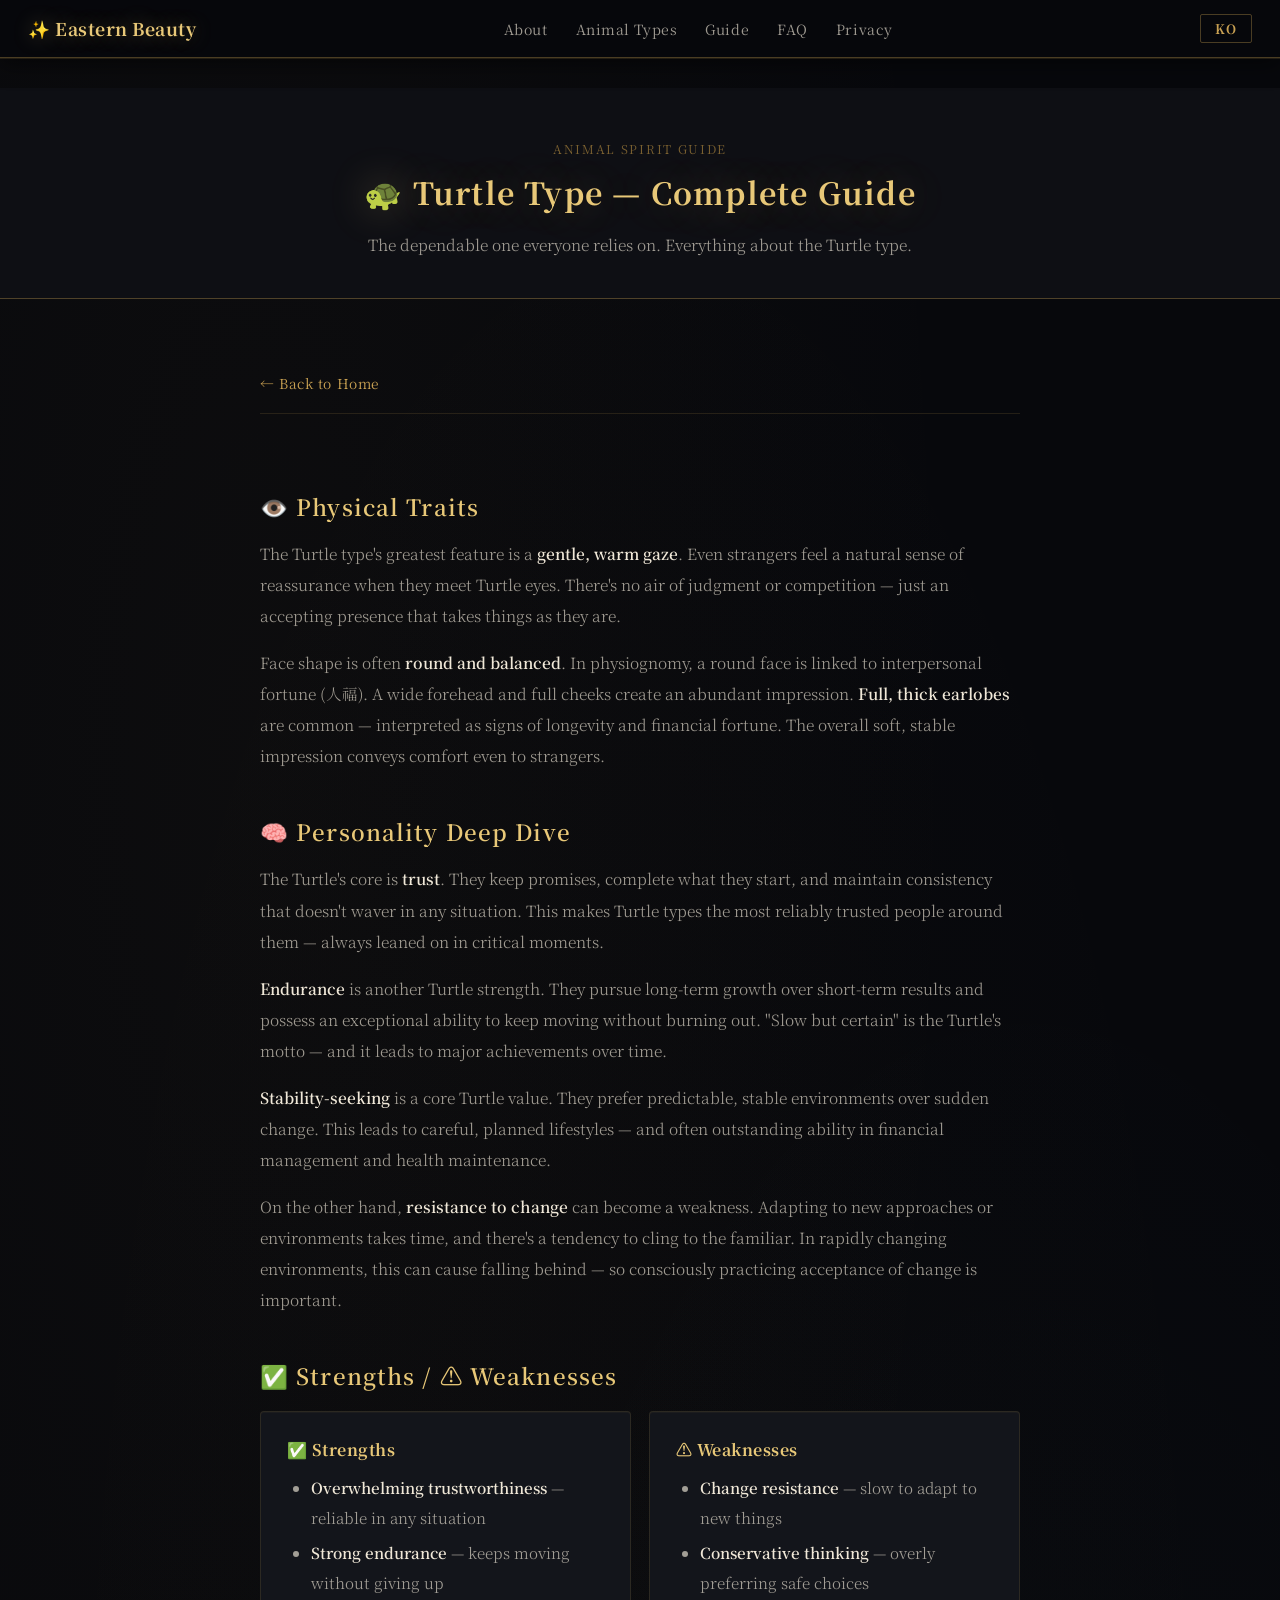
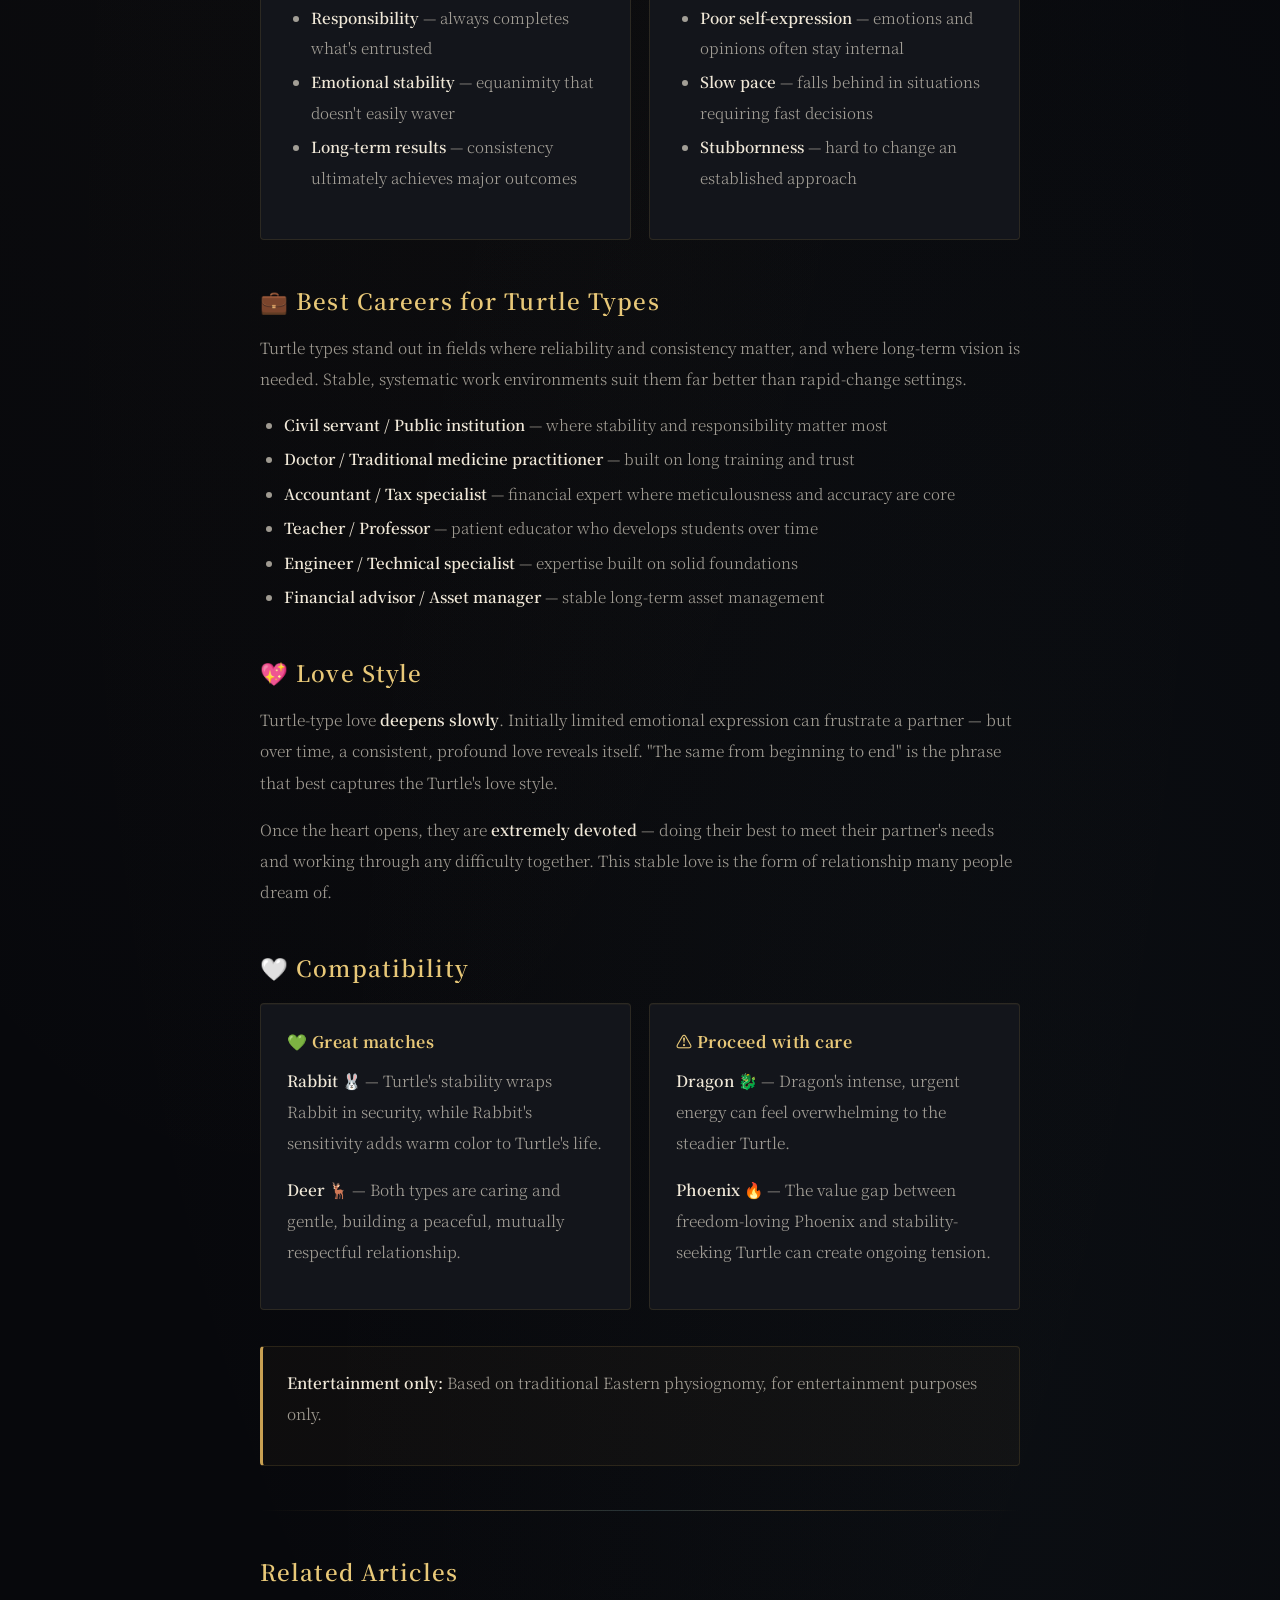
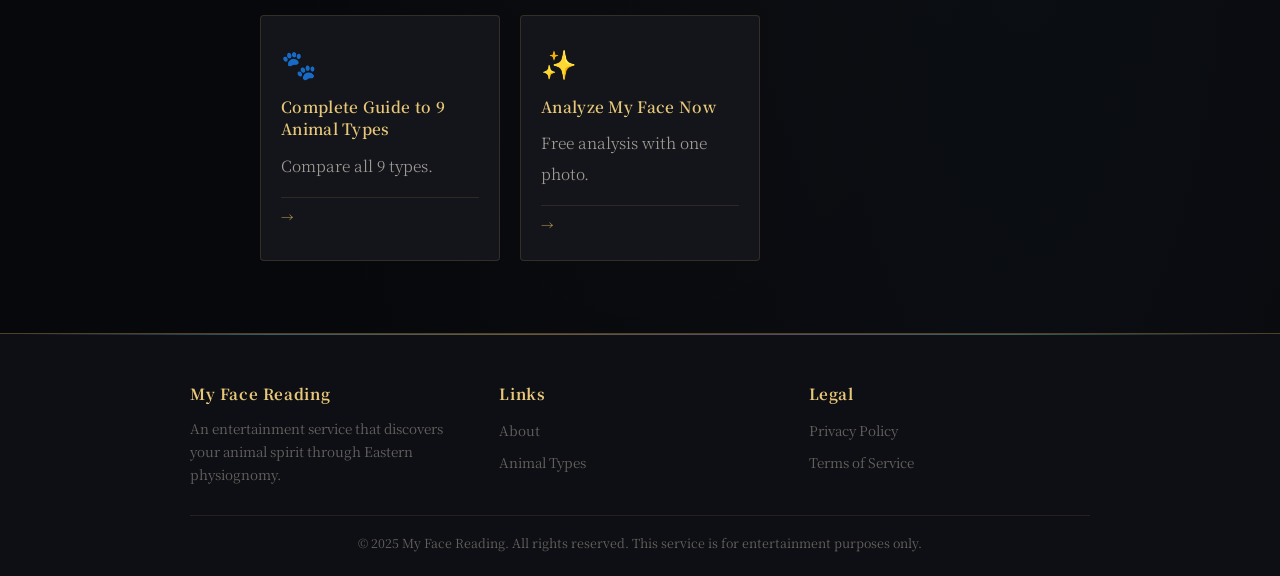
<file: article-turtle.html>
<!doctype html>
<html lang="ko" data-page="article-turtle">
<head>
  <meta charset="UTF-8" />
  <meta name="viewport" content="width=device-width, initial-scale=1.0" />
  <title>거북상 완전 분석 — 성격·직업·연애·궁합 | 내 관상 동물상</title>
  <meta name="description" content="거북상의 외모 특징, 성격 완전 분석, 추천 직업, 연애 스타일, 궁합까지 총정리. 신뢰와 안정감의 아이콘 거북상에 대해 알아보세요." />
  <link rel="canonical" href="https://ai-test-d4dec.web.app/article-turtle.html" />
  <link rel="icon" href="/tiger_eye_glow.ico" type="image/x-icon" />
  <link rel="preconnect" href="https://fonts.googleapis.com" />
  <link rel="preconnect" href="https://fonts.gstatic.com" crossorigin />
  <link href="https://fonts.googleapis.com/css2?family=Noto+Serif+KR:wght@300;400;600;700&display=swap" rel="stylesheet" />
  <script type="application/ld+json">
  {"@context":"https://schema.org","@type":"Article","headline":"거북상 완전 분석 — 성격·직업·연애·궁합","description":"거북상의 외모 특징, 성격, 직업, 연애 스타일, 궁합 완전 가이드.","url":"https://ai-test-d4dec.web.app/article-turtle.html","isPartOf":{"@type":"WebSite","name":"내 관상 동물상","url":"https://ai-test-d4dec.web.app/"},"inLanguage":["ko","en"]}
  </script>
  <script>(function(){var l=localStorage.getItem('lang')||((navigator.language||'').startsWith('ko')?'ko':'en');document.documentElement.lang=l;})();</script>
  <script async src="https://www.googletagmanager.com/gtag/js?id=G-96NHE03ZGS"></script>
  <script>window.dataLayer=window.dataLayer||[];function gtag(){dataLayer.push(arguments);}gtag('js',new Date());gtag('config','G-96NHE03ZGS');</script>
  <meta name="google-adsense-account" content="ca-pub-2785113979236345">
  <script async src="https://pagead2.googlesyndication.com/pagead/js/adsbygoogle.js?client=ca-pub-2785113979236345" crossorigin="anonymous"></script>
  <link href='/style.css' rel='stylesheet'>
</head>
<body>
  <nav class="nav-bar">
    <a href="/" class="nav-logo" data-i18n="nav.logo">&#x1F52E; 내 관상 동물상</a>
    <div class="nav-links">
      <a href="/#about" data-i18n="nav.about">소개</a>
      <a href="/#types" data-i18n="nav.types">동물상 유형</a>
      <a href="/#articles" data-i18n="nav.guide">관상 가이드</a>
      <a href="/#faq" data-i18n="nav.faq">FAQ</a>
      <a href="privacy.html" data-i18n="nav.privacy">개인정보</a>
    </div>
    <button class="lang-toggle" id="langToggle">EN</button>
    <button class="nav-toggle" id="navToggle" aria-label="Menu">&#9776;</button>
  </nav>

  <div class="article-page">
    <div class="article-hero">
      <p class="article-meta lang-ko">동물상 가이드</p>
      <p class="article-meta lang-en">Animal Spirit Guide</p>
      <h1 class="lang-ko">&#x1F422; 거북상 완전 분석</h1>
      <h1 class="lang-en">&#x1F422; Turtle Type — Complete Guide</h1>
      <p class="article-desc lang-ko">모든 사람이 의지하는 든든한 존재. 거북상의 모든 것을 파헤칩니다.</p>
      <p class="article-desc lang-en">The dependable one everyone relies on. Everything about the Turtle type.</p>
    </div>

    <section class="content-section">
      <div class="article-body">
        <a href="/" class="back-link" data-i18n="article.back">&#8592; 메인으로 돌아가기</a>

        <h2 class="lang-ko">&#x1F441;&#xFE0F; 외모 특징</h2>
        <h2 class="lang-en">&#x1F441;&#xFE0F; Physical Traits</h2>
        <div class="lang-ko">
          <p>거북상의 가장 큰 특징은 <strong>온화하고 따뜻한 눈빛</strong>입니다. 처음 만나는 사람도 거북상의 눈을 보면 자연스럽게 안도감을 느낍니다. 판단하거나 경쟁하려는 느낌 없이 그냥 있는 그대로를 받아들이는 듯한 눈빛이 거북상의 특징입니다.</p>
          <p>얼굴형은 <strong>둥글고 균형 잡힌 형태</strong>가 많습니다. 관상학에서 둥근 얼굴은 인복(人福)과 연결됩니다. 이마가 넓고, 뺨에 살이 적당히 있어 풍성한 인상을 줍니다. <strong>귓불이 두텁고 풍성한 경우</strong>가 많으며, 이는 관상학에서 장수와 재물복의 상징으로 해석됩니다. 전체적으로 부드럽고 안정적인 인상을 주어 처음 보는 사람에게도 편안함을 전합니다.</p>
        </div>
        <div class="lang-en">
          <p>The Turtle type's greatest feature is a <strong>gentle, warm gaze</strong>. Even strangers feel a natural sense of reassurance when they meet Turtle eyes. There's no air of judgment or competition — just an accepting presence that takes things as they are.</p>
          <p>Face shape is often <strong>round and balanced</strong>. In physiognomy, a round face is linked to interpersonal fortune (人福). A wide forehead and full cheeks create an abundant impression. <strong>Full, thick earlobes</strong> are common — interpreted as signs of longevity and financial fortune. The overall soft, stable impression conveys comfort even to strangers.</p>
        </div>

        <h2 class="lang-ko">&#x1F9E0; 성격 완전 분석</h2>
        <h2 class="lang-en">&#x1F9E0; Personality Deep Dive</h2>
        <div class="lang-ko">
          <p>거북상의 핵심은 <strong>신뢰</strong>입니다. 약속을 반드시 지키고, 맡은 일은 끝까지 완수하며, 어떤 상황에서도 흔들리지 않는 일관성을 가지고 있습니다. 이 때문에 거북상은 주변에서 가장 믿을 수 있는 사람으로 인식되며, 중요한 순간에 항상 의지를 받습니다.</p>
          <p><strong>인내력</strong>은 거북상의 또 다른 강점입니다. 단기적인 성과보다는 장기적인 성장을 추구하며, 지치지 않고 꾸준히 나아가는 능력이 탁월합니다. '천천히 그러나 확실하게'라는 거북의 모토는 거북상에게 그대로 적용됩니다. 이 꾸준함이 결국 큰 성과로 이어지는 경우가 많습니다.</p>
          <p><strong>안정 추구</strong>는 거북상의 중요한 가치관입니다. 갑작스러운 변화보다는 예측 가능하고 안정적인 환경을 선호합니다. 이 성향은 신중하고 계획적인 생활 방식으로 이어지며, 재정 관리, 건강 관리 등에서 탁월한 능력을 보이는 경우가 많습니다.</p>
          <p>반면 <strong>변화에 대한 저항</strong>이 약점이 될 수 있습니다. 새로운 방식이나 환경에 적응하는 데 시간이 오래 걸리고, 익숙한 것을 고수하려는 경향이 있습니다. 빠르게 변화하는 환경에서는 이 성향이 도태의 원인이 될 수 있으므로, 의식적으로 변화를 수용하는 노력이 필요합니다.</p>
        </div>
        <div class="lang-en">
          <p>The Turtle's core is <strong>trust</strong>. They keep promises, complete what they start, and maintain consistency that doesn't waver in any situation. This makes Turtle types the most reliably trusted people around them — always leaned on in critical moments.</p>
          <p><strong>Endurance</strong> is another Turtle strength. They pursue long-term growth over short-term results and possess an exceptional ability to keep moving without burning out. "Slow but certain" is the Turtle's motto — and it leads to major achievements over time.</p>
          <p><strong>Stability-seeking</strong> is a core Turtle value. They prefer predictable, stable environments over sudden change. This leads to careful, planned lifestyles — and often outstanding ability in financial management and health maintenance.</p>
          <p>On the other hand, <strong>resistance to change</strong> can become a weakness. Adapting to new approaches or environments takes time, and there's a tendency to cling to the familiar. In rapidly changing environments, this can cause falling behind — so consciously practicing acceptance of change is important.</p>
        </div>

        <h2 class="lang-ko">&#x2705; 강점 / &#x26A0;&#xFE0F; 약점</h2>
        <h2 class="lang-en">&#x2705; Strengths / &#x26A0;&#xFE0F; Weaknesses</h2>
        <div class="lang-ko">
          <div class="knowledge-grid">
            <div class="knowledge-card">
              <h4>&#x2705; 강점</h4>
              <ul>
                <li><strong>압도적인 신뢰감</strong> — 어떤 상황에서도 믿을 수 있는 존재</li>
                <li><strong>강인한 인내력</strong> — 포기하지 않고 꾸준히 나아감</li>
                <li><strong>책임감</strong> — 맡은 일은 반드시 완수</li>
                <li><strong>감정적 안정성</strong> — 쉽게 흔들리지 않는 평정심</li>
                <li><strong>장기적 성과</strong> — 꾸준함으로 결국 큰 결과 달성</li>
              </ul>
            </div>
            <div class="knowledge-card">
              <h4>&#x26A0;&#xFE0F; 약점</h4>
              <ul>
                <li><strong>변화 저항</strong> — 새로운 것에 적응하는 데 시간이 오래 걸림</li>
                <li><strong>보수적 사고</strong> — 안전한 선택을 지나치게 선호</li>
                <li><strong>자기 표현 부족</strong> — 자신의 감정과 의견을 잘 드러내지 않음</li>
                <li><strong>느린 속도</strong> — 빠른 결정이 필요한 상황에서 뒤처짐</li>
                <li><strong>고집</strong> — 한번 정한 방식을 바꾸기 어려움</li>
              </ul>
            </div>
          </div>
        </div>
        <div class="lang-en">
          <div class="knowledge-grid">
            <div class="knowledge-card">
              <h4>&#x2705; Strengths</h4>
              <ul>
                <li><strong>Overwhelming trustworthiness</strong> — reliable in any situation</li>
                <li><strong>Strong endurance</strong> — keeps moving without giving up</li>
                <li><strong>Responsibility</strong> — always completes what's entrusted</li>
                <li><strong>Emotional stability</strong> — equanimity that doesn't easily waver</li>
                <li><strong>Long-term results</strong> — consistency ultimately achieves major outcomes</li>
              </ul>
            </div>
            <div class="knowledge-card">
              <h4>&#x26A0;&#xFE0F; Weaknesses</h4>
              <ul>
                <li><strong>Change resistance</strong> — slow to adapt to new things</li>
                <li><strong>Conservative thinking</strong> — overly preferring safe choices</li>
                <li><strong>Poor self-expression</strong> — emotions and opinions often stay internal</li>
                <li><strong>Slow pace</strong> — falls behind in situations requiring fast decisions</li>
                <li><strong>Stubbornness</strong> — hard to change an established approach</li>
              </ul>
            </div>
          </div>
        </div>

        <h2 class="lang-ko">&#x1F4BC; 거북상 추천 직업</h2>
        <h2 class="lang-en">&#x1F4BC; Best Careers for Turtle Types</h2>
        <div class="lang-ko">
          <p>거북상은 신뢰성과 꾸준함이 중요한 분야, 그리고 장기적인 안목이 필요한 환경에서 두각을 나타냅니다. 빠른 변화보다는 안정적이고 체계적인 업무 환경이 적합합니다.</p>
          <ul>
            <li><strong>공무원 / 공공기관 종사자</strong> — 안정성과 책임감이 가장 중요한 분야</li>
            <li><strong>의사 / 한의사</strong> — 오랜 수련과 신뢰가 기반이 되는 직업</li>
            <li><strong>회계사 / 세무사</strong> — 꼼꼼함과 정확성이 핵심인 재무 전문가</li>
            <li><strong>교사 / 교수</strong> — 인내심 있게 학생을 키워가는 교육자</li>
            <li><strong>엔지니어 / 기술 전문가</strong> — 탄탄한 기초 위에 쌓아가는 전문성</li>
            <li><strong>금융 전문가 / 자산관리사</strong> — 장기적 관점의 안정적 자산 운용</li>
          </ul>
        </div>
        <div class="lang-en">
          <p>Turtle types stand out in fields where reliability and consistency matter, and where long-term vision is needed. Stable, systematic work environments suit them far better than rapid-change settings.</p>
          <ul>
            <li><strong>Civil servant / Public institution</strong> — where stability and responsibility matter most</li>
            <li><strong>Doctor / Traditional medicine practitioner</strong> — built on long training and trust</li>
            <li><strong>Accountant / Tax specialist</strong> — financial expert where meticulousness and accuracy are core</li>
            <li><strong>Teacher / Professor</strong> — patient educator who develops students over time</li>
            <li><strong>Engineer / Technical specialist</strong> — expertise built on solid foundations</li>
            <li><strong>Financial advisor / Asset manager</strong> — stable long-term asset management</li>
          </ul>
        </div>

        <h2 class="lang-ko">&#x1F496; 연애 스타일</h2>
        <h2 class="lang-en">&#x1F496; Love Style</h2>
        <div class="lang-ko">
          <p>거북상의 연애는 <strong>천천히 깊어집니다</strong>. 처음에는 감정 표현이 적어 상대방이 답답해할 수 있지만, 시간이 지날수록 한결같고 깊은 사랑을 확인하게 됩니다. '처음과 끝이 같은 사람'이 거북상의 연애 방식을 가장 잘 표현하는 말입니다.</p>
          <p>한번 마음을 열면 <strong>극도로 헌신적</strong>입니다. 상대방의 필요를 채워주기 위해 최선을 다하고, 어떤 어려움이 있어도 함께 헤쳐나가려 합니다. 이런 안정적인 사랑은 많은 사람들이 꿈꾸는 이상적인 관계의 형태입니다.</p>
        </div>
        <div class="lang-en">
          <p>Turtle-type love <strong>deepens slowly</strong>. Initially limited emotional expression can frustrate a partner — but over time, a consistent, profound love reveals itself. "The same from beginning to end" is the phrase that best captures the Turtle's love style.</p>
          <p>Once the heart opens, they are <strong>extremely devoted</strong> — doing their best to meet their partner's needs and working through any difficulty together. This stable love is the form of relationship many people dream of.</p>
        </div>

        <h2 class="lang-ko">&#x1F90D; 궁합</h2>
        <h2 class="lang-en">&#x1F90D; Compatibility</h2>
        <div class="lang-ko">
          <div class="knowledge-grid">
            <div class="knowledge-card">
              <h4>&#x1F49A; 잘 맞는 동물상</h4>
              <p><strong>토끼상 &#x1F430;</strong> — 거북상의 안정감이 토끼상을 감싸주고, 토끼상의 섬세함이 거북상의 삶에 따뜻한 색채를 더합니다.</p>
              <p><strong>사슴상 &#x1F98C;</strong> — 두 유형 모두 배려 깊고 온화해서, 서로를 존중하며 평화로운 관계를 만들어 갑니다.</p>
            </div>
            <div class="knowledge-card">
              <h4>&#x26A0;&#xFE0F; 주의가 필요한 동물상</h4>
              <p><strong>용상 &#x1F409;</strong> — 급하고 강렬한 용상의 에너지가 거북상에게는 부담이 될 수 있습니다.</p>
              <p><strong>봉황상 &#x1F525;</strong> — 자유롭고 변화를 즐기는 봉황상과 안정을 추구하는 거북상 사이의 가치관 차이가 갈등을 만들 수 있습니다.</p>
            </div>
          </div>
        </div>
        <div class="lang-en">
          <div class="knowledge-grid">
            <div class="knowledge-card">
              <h4>&#x1F49A; Great matches</h4>
              <p><strong>Rabbit &#x1F430;</strong> — Turtle's stability wraps Rabbit in security, while Rabbit's sensitivity adds warm color to Turtle's life.</p>
              <p><strong>Deer &#x1F98C;</strong> — Both types are caring and gentle, building a peaceful, mutually respectful relationship.</p>
            </div>
            <div class="knowledge-card">
              <h4>&#x26A0;&#xFE0F; Proceed with care</h4>
              <p><strong>Dragon &#x1F409;</strong> — Dragon's intense, urgent energy can feel overwhelming to the steadier Turtle.</p>
              <p><strong>Phoenix &#x1F525;</strong> — The value gap between freedom-loving Phoenix and stability-seeking Turtle can create ongoing tension.</p>
            </div>
          </div>
        </div>

        <div class="disclaimer-box">
          <p class="lang-ko"><strong>엔터테인먼트 목적:</strong> 본 내용은 동양 관상학의 전통적 해석을 바탕으로 한 엔터테인먼트 콘텐츠입니다.</p>
          <p class="lang-en"><strong>Entertainment only:</strong> Based on traditional Eastern physiognomy, for entertainment purposes only.</p>
        </div>

        <div class="article-divider"></div>
        <h2 data-i18n="article.related">관련 아티클</h2>
        <div class="article-cards">
          <a href="article-animal-guide.html" class="article-card">
            <div class="article-card-icon">&#x1F43E;</div>
            <div class="article-card-title lang-ko">9가지 동물상 완전 가이드</div>
            <div class="article-card-title lang-en">Complete Guide to 9 Animal Types</div>
            <p class="article-card-desc lang-ko">모든 동물상 비교.</p>
            <p class="article-card-desc lang-en">Compare all 9 types.</p>
            <span class="article-card-tag">&#8594;</span>
          </a>
          <a href="/#try" class="article-card">
            <div class="article-card-icon">&#x2728;</div>
            <div class="article-card-title lang-ko">지금 내 관상 분석하기</div>
            <div class="article-card-title lang-en">Analyze My Face Now</div>
            <p class="article-card-desc lang-ko">사진 한 장으로 무료 분석.</p>
            <p class="article-card-desc lang-en">Free analysis with one photo.</p>
            <span class="article-card-tag">&#8594;</span>
          </a>
        </div>
      </div>
    </section>
  </div>

  <footer class="site-footer">
    <div class="footer-inner" style="grid-template-columns: repeat(3, 1fr)">
      <div class="footer-col"><h4 data-i18n="footer.brand">내 관상 동물상</h4><p data-i18n="footer.brand.desc">동양 관상학으로 내 얼굴의 동물상을 알아보는 엔터테인먼트 서비스입니다.</p></div>
      <div class="footer-col"><h4 data-i18n="footer.links">링크</h4><ul><li><a href="/#about" data-i18n="nav.about">소개</a></li><li><a href="/#types" data-i18n="nav.types">동물상 유형</a></li></ul></div>
      <div class="footer-col"><h4 data-i18n="footer.legal">법적 고지</h4><ul><li><a href="privacy.html" data-i18n="footer.privacy">개인정보처리방침</a></li><li><a href="terms.html" data-i18n="footer.terms">이용약관</a></li></ul></div>
    </div>
    <div class="footer-bottom"><p data-i18n="footer.copyright">&copy; 2025 내 관상 동물상. All rights reserved.</p></div>
  </footer>
  <script src="/i18n.js"></script>
  <script>document.getElementById('navToggle').addEventListener('click',function(){document.querySelector('.nav-links').classList.toggle('open');});</script>
</body>
</html>
</file>
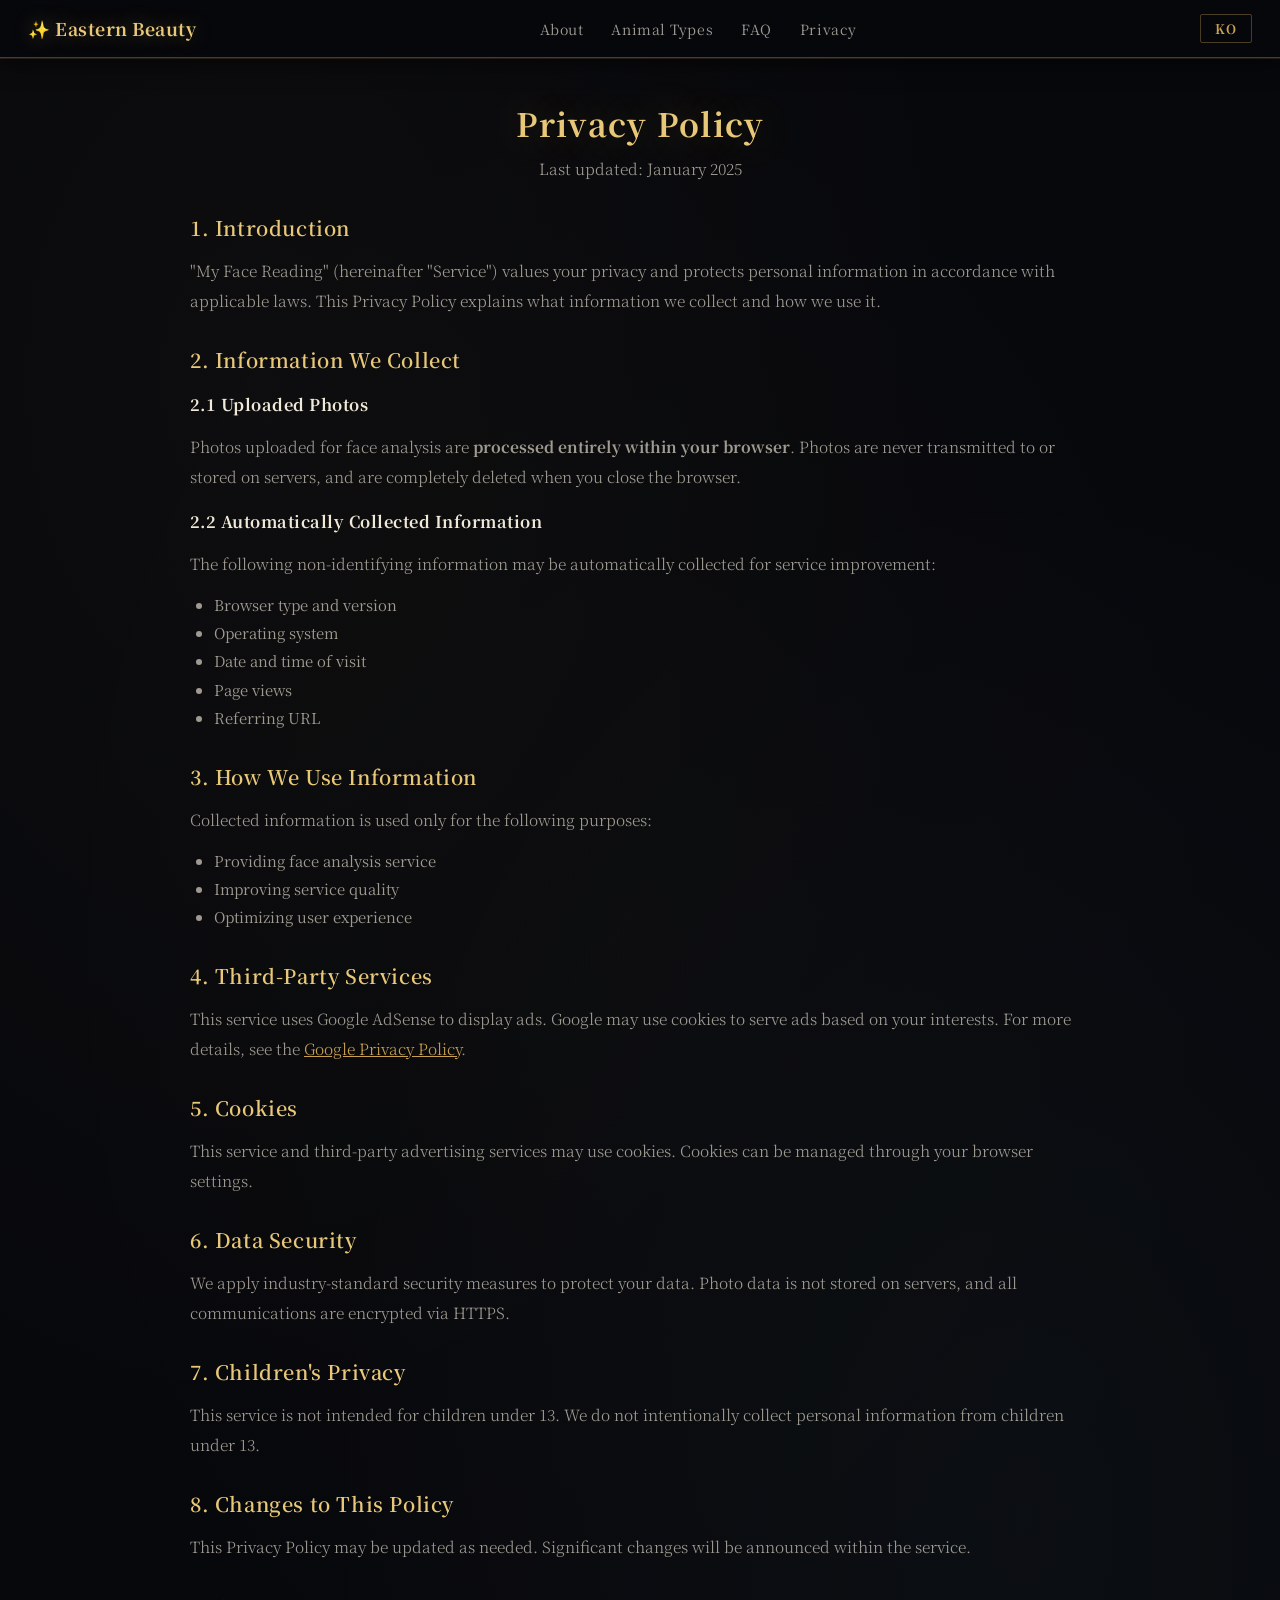
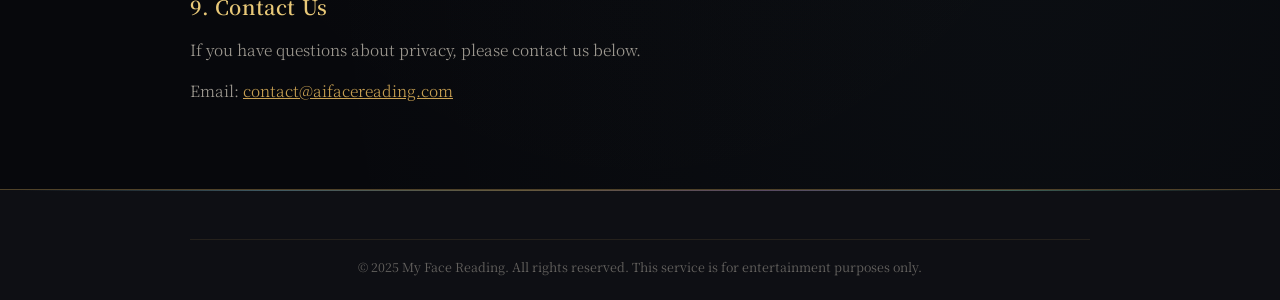
<file: privacy.html>
<!doctype html>
<html lang="ko" data-page="privacy">
<head>
  <meta charset="UTF-8" />
  <meta name="viewport" content="width=device-width, initial-scale=1.0" />
  <title>개인정보처리방침 - 내 관상 동물상</title>
  <meta name="description" content="내 관상 동물상 개인정보처리방침. 사용자의 개인정보를 어떻게 보호하는지 안내합니다." />
  <link rel="canonical" href="https://ai-test-d4dec.web.app/privacy.html" />
  <link rel="icon" href="/tiger_eye_glow.ico" type="image/x-icon" />
  <link rel="preconnect" href="https://fonts.googleapis.com" />
  <link rel="preconnect" href="https://fonts.gstatic.com" crossorigin />
  <link href="https://fonts.googleapis.com/css2?family=Noto+Serif+KR:wght@300;400;600;700&display=swap" rel="stylesheet" />
  <script type="application/ld+json">
  {
    "@context": "https://schema.org",
    "@type": "WebPage",
    "name": "개인정보처리방침",
    "url": "https://ai-test-d4dec.web.app/privacy.html",
    "description": "내 관상 동물상 개인정보처리방침",
    "isPartOf": { "@type": "WebSite", "name": "내 관상 동물상", "url": "https://ai-test-d4dec.web.app/" },
    "breadcrumb": {
      "@type": "BreadcrumbList",
      "itemListElement": [
        { "@type": "ListItem", "position": 1, "name": "홈", "item": "https://ai-test-d4dec.web.app/" },
        { "@type": "ListItem", "position": 2, "name": "개인정보처리방침", "item": "https://ai-test-d4dec.web.app/privacy.html" }
      ]
    }
  }
  </script>
  <!-- Microsoft Clarity -->
  <script type="text/javascript">
    (function(c,l,a,r,i,t,y){
        c[a]=c[a]||function(){(c[a].q=c[a].q||[]).push(arguments)};
        t=l.createElement(r);t.async=1;t.src="https://www.clarity.ms/tag/"+i;
        y=l.getElementsByTagName(r)[0];y.parentNode.insertBefore(t,y);
    })(window, document, "clarity", "script", "v9y5rrxrwf");
  </script>
  <!-- Google tag (gtag.js) -->
  <script async src="https://www.googletagmanager.com/gtag/js?id=G-96NHE03ZGS"></script>
  <script>
    window.dataLayer = window.dataLayer || [];
    function gtag(){dataLayer.push(arguments);}
    gtag('js', new Date());
    gtag('config', 'G-96NHE03ZGS');
  </script>
  <link href='/style.css' rel='stylesheet'>
</head>
<body>
  <nav class="nav-bar">
    <a href="/" class="nav-logo" data-i18n="nav.logo">&#x1F52E; 내 관상 동물상</a>
    <div class="nav-links">
      <a href="/#about" data-i18n="nav.about">소개</a>
      <a href="/#types" data-i18n="nav.types">동물상 유형</a>
      <a href="/#faq" data-i18n="nav.faq">FAQ</a>
      <a href="privacy.html" data-i18n="nav.privacy">개인정보</a>
    </div>
    <button class="lang-toggle" id="langToggle">EN</button>
    <button class="nav-toggle" id="navToggle" aria-label="Menu">&#9776;</button>
  </nav>

  <section class="content-section legal-page">
    <div class="section-inner">
      <h1 data-i18n="privacy.title">Privacy Policy (개인정보처리방침)</h1>
      <p class="legal-date" data-i18n="privacy.date">최종 업데이트: 2025년 1월</p>

      <h2 data-i18n="privacy.h1">1. 소개</h2>
      <p data-i18n="privacy.p1">"내 관상 동물상" (이하 "서비스")은 사용자의 개인정보를 소중히 여기며, 관련 법령에 따라 개인정보를 보호하고 있습니다. 본 개인정보처리방침은 서비스가 어떤 정보를 수집하고 어떻게 사용하는지 설명합니다.</p>

      <h2 data-i18n="privacy.h2">2. 수집하는 정보</h2>
      <h3 data-i18n="privacy.h2.1">2.1 업로드된 사진</h3>
      <p data-i18n="privacy.p2.1">사용자가 얼굴 분석을 위해 업로드하는 사진은 <strong>브라우저 내에서만 처리</strong>됩니다. 사진은 서버에 전송되거나 저장되지 않으며, 브라우저를 닫으면 완전히 삭제됩니다.</p>

      <h3 data-i18n="privacy.h2.2">2.2 자동 수집 정보</h3>
      <p data-i18n="privacy.p2.2">서비스 개선을 위해 다음과 같은 비식별 정보가 자동으로 수집될 수 있습니다:</p>
      <ul>
        <li data-i18n="privacy.li1">브라우저 유형 및 버전</li>
        <li data-i18n="privacy.li2">운영 체제</li>
        <li data-i18n="privacy.li3">방문 일시</li>
        <li data-i18n="privacy.li4">페이지 조회 수</li>
        <li data-i18n="privacy.li5">참조 URL</li>
      </ul>

      <h2 data-i18n="privacy.h3">3. 정보 사용 방법</h2>
      <p data-i18n="privacy.p3">수집된 정보는 다음 목적으로만 사용됩니다:</p>
      <ul>
        <li data-i18n="privacy.li6">얼굴 분석 서비스 제공</li>
        <li data-i18n="privacy.li7">서비스 품질 개선</li>
        <li data-i18n="privacy.li8">사용자 경험 최적화</li>
      </ul>

      <h2 data-i18n="privacy.h4">4. 제3자 서비스</h2>
      <p data-i18n="privacy.p4">본 서비스는 Google AdSense를 사용하여 광고를 표시합니다. Google은 쿠키를 사용하여 사용자의 관심사에 기반한 광고를 표시할 수 있습니다. Google의 개인정보 처리에 대한 자세한 내용은 <a href="https://policies.google.com/privacy" target="_blank" rel="noopener">Google 개인정보처리방침</a>을 참조하세요.</p>

      <h2 data-i18n="privacy.h5">5. 쿠키</h2>
      <p data-i18n="privacy.p5">본 서비스와 제3자 광고 서비스는 쿠키를 사용할 수 있습니다. 쿠키는 사용자의 브라우저 설정에서 관리할 수 있습니다.</p>

      <h2 data-i18n="privacy.h6">6. 데이터 보안</h2>
      <p data-i18n="privacy.p6">사용자의 데이터 보호를 위해 업계 표준 보안 조치를 적용하고 있습니다. 사진 데이터는 서버에 저장되지 않으며, 모든 통신은 HTTPS를 통해 암호화됩니다.</p>

      <h2 data-i18n="privacy.h7">7. 아동 개인정보</h2>
      <p data-i18n="privacy.p7">본 서비스는 13세 미만의 아동을 대상으로 하지 않습니다. 13세 미만 아동의 개인정보를 의도적으로 수집하지 않습니다.</p>

      <h2 data-i18n="privacy.h8">8. 방침 변경</h2>
      <p data-i18n="privacy.p8">본 개인정보처리방침은 필요에 따라 업데이트될 수 있습니다. 중요한 변경 사항이 있을 경우 서비스 내에서 공지합니다.</p>

      <h2 data-i18n="privacy.h9">9. 문의</h2>
      <p data-i18n="privacy.p9">개인정보 처리에 대한 문의사항이 있으시면 아래로 연락해 주세요.</p>
      <p>Email: <a href="mailto:contact@aifacereading.com">contact@aifacereading.com</a></p>
    </div>
  </section>

  <footer class="site-footer">
    <div class="footer-bottom">
      <p data-i18n="footer.copyright">&copy; 2025 내 관상 동물상. All rights reserved.</p>
    </div>
  </footer>

  <script defer type="text/javascript" src="/i18n.js"></script>
  <script>
    document.getElementById('navToggle').addEventListener('click', function() {
      document.querySelector('.nav-links').classList.toggle('open');
    });
  </script>
</body>
</html>
</file>
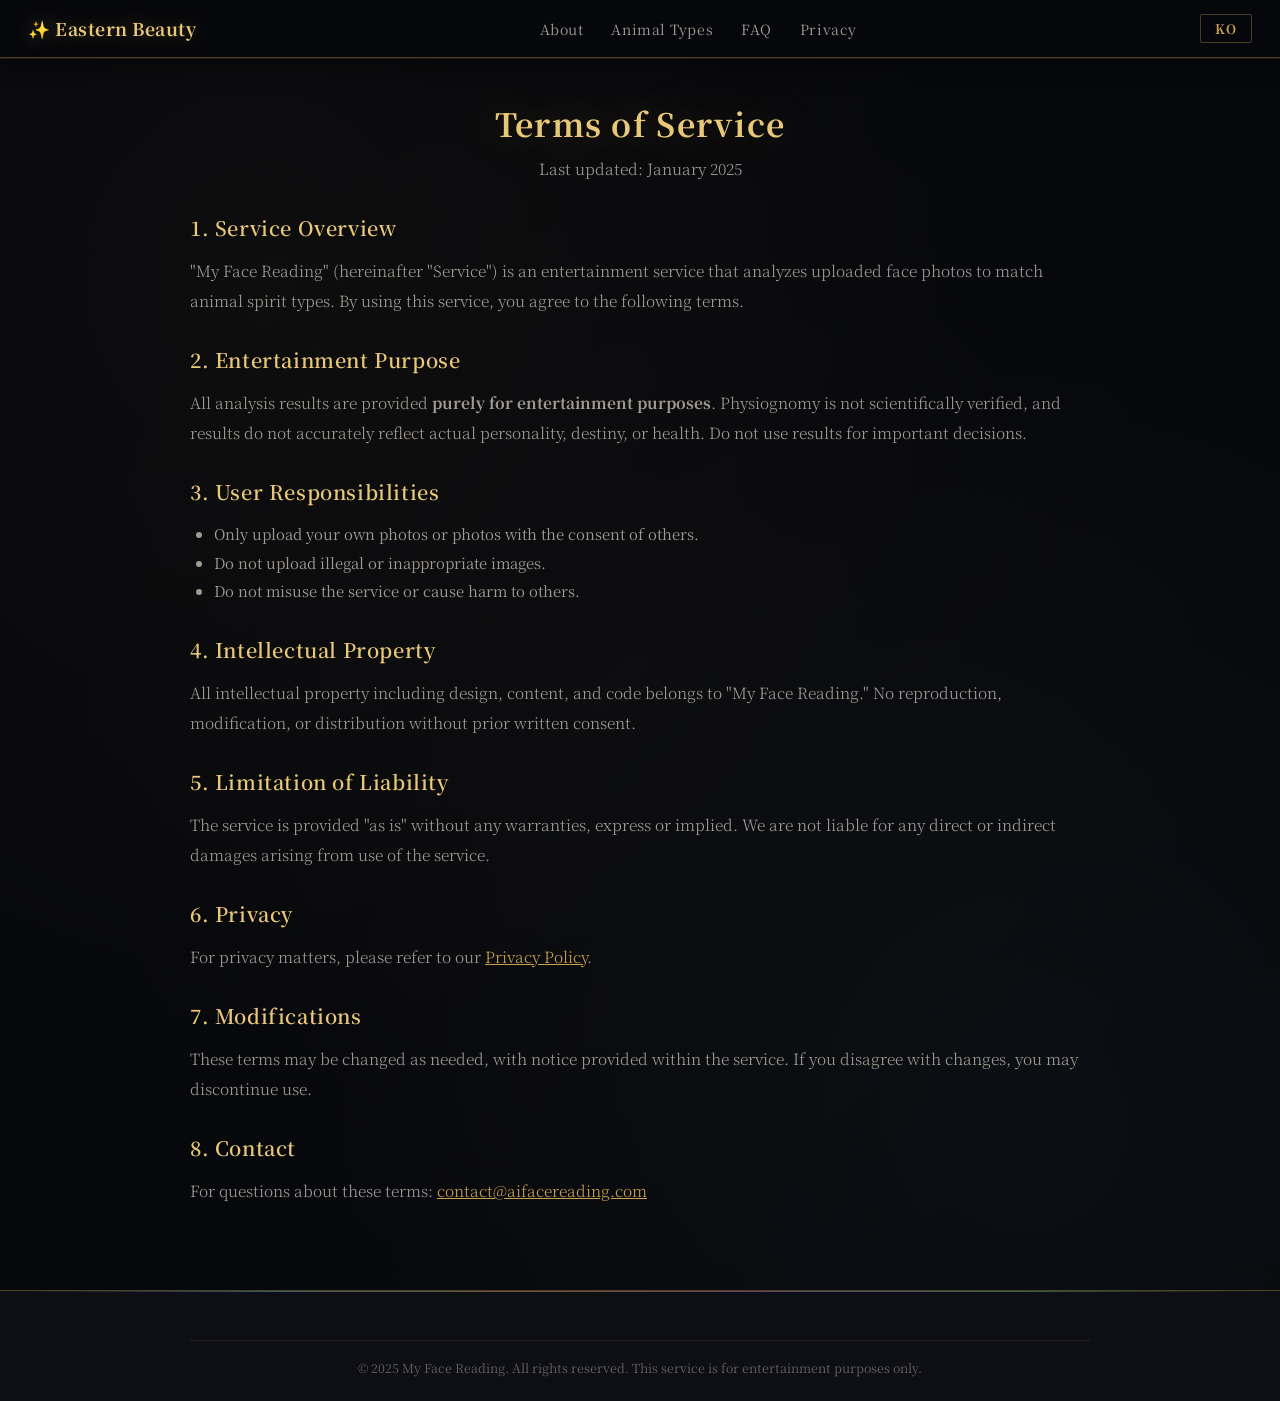
<file: terms.html>
<!doctype html>
<html lang="ko" data-page="terms">
<head>
  <meta charset="UTF-8" />
  <meta name="viewport" content="width=device-width, initial-scale=1.0" />
  <title>이용약관 - 내 관상 동물상</title>
  <meta name="description" content="내 관상 동물상 이용약관. 서비스 이용 조건을 안내합니다." />
  <link rel="canonical" href="https://ai-test-d4dec.web.app/terms.html" />
  <link rel="icon" href="/tiger_eye_glow.ico" type="image/x-icon" />
  <link rel="preconnect" href="https://fonts.googleapis.com" />
  <link rel="preconnect" href="https://fonts.gstatic.com" crossorigin />
  <link href="https://fonts.googleapis.com/css2?family=Noto+Serif+KR:wght@300;400;600;700&display=swap" rel="stylesheet" />
  <script type="application/ld+json">
  {
    "@context": "https://schema.org",
    "@type": "WebPage",
    "name": "이용약관",
    "url": "https://ai-test-d4dec.web.app/terms.html",
    "description": "내 관상 동물상 이용약관",
    "isPartOf": { "@type": "WebSite", "name": "내 관상 동물상", "url": "https://ai-test-d4dec.web.app/" },
    "breadcrumb": {
      "@type": "BreadcrumbList",
      "itemListElement": [
        { "@type": "ListItem", "position": 1, "name": "홈", "item": "https://ai-test-d4dec.web.app/" },
        { "@type": "ListItem", "position": 2, "name": "이용약관", "item": "https://ai-test-d4dec.web.app/terms.html" }
      ]
    }
  }
  </script>
  <!-- Microsoft Clarity -->
  <script type="text/javascript">
    (function(c,l,a,r,i,t,y){
        c[a]=c[a]||function(){(c[a].q=c[a].q||[]).push(arguments)};
        t=l.createElement(r);t.async=1;t.src="https://www.clarity.ms/tag/"+i;
        y=l.getElementsByTagName(r)[0];y.parentNode.insertBefore(t,y);
    })(window, document, "clarity", "script", "v9y5rrxrwf");
  </script>
  <!-- Google tag (gtag.js) -->
  <script async src="https://www.googletagmanager.com/gtag/js?id=G-96NHE03ZGS"></script>
  <script>
    window.dataLayer = window.dataLayer || [];
    function gtag(){dataLayer.push(arguments);}
    gtag('js', new Date());
    gtag('config', 'G-96NHE03ZGS');
  </script>
  <link href='/style.css' rel='stylesheet'>
</head>
<body>
  <nav class="nav-bar">
    <a href="/" class="nav-logo" data-i18n="nav.logo">&#x1F52E; 내 관상 동물상</a>
    <div class="nav-links">
      <a href="/#about" data-i18n="nav.about">소개</a>
      <a href="/#types" data-i18n="nav.types">동물상 유형</a>
      <a href="/#faq" data-i18n="nav.faq">FAQ</a>
      <a href="privacy.html" data-i18n="nav.privacy">개인정보</a>
    </div>
    <button class="lang-toggle" id="langToggle">EN</button>
    <button class="nav-toggle" id="navToggle" aria-label="Menu">&#9776;</button>
  </nav>

  <section class="content-section legal-page">
    <div class="section-inner">
      <h1 data-i18n="terms.title">Terms of Service (이용약관)</h1>
      <p class="legal-date" data-i18n="terms.date">최종 업데이트: 2025년 1월</p>

      <h2 data-i18n="terms.h1">1. 서비스 개요</h2>
      <p data-i18n="terms.p1">"내 관상 동물상"(이하 "서비스")은 사용자가 업로드한 얼굴 사진을 분석하여 동물상을 매칭하는 엔터테인먼트 서비스입니다. 본 서비스를 이용함으로써 아래 약관에 동의하는 것으로 간주됩니다.</p>

      <h2 data-i18n="terms.h2">2. 엔터테인먼트 목적</h2>
      <p data-i18n="terms.p2">본 서비스의 모든 분석 결과는 <strong>순수한 엔터테인먼트 목적</strong>으로 제공됩니다. 관상학은 과학적으로 검증된 학문이 아니며, 분석 결과는 실제 성격, 운명, 건강 등을 정확하게 반영하지 않습니다. 중요한 의사결정에 본 서비스의 결과를 사용하지 마세요.</p>

      <h2 data-i18n="terms.h3">3. 이용자 의무</h2>
      <ul>
        <li data-i18n="terms.li1">본인의 사진 또는 동의를 받은 타인의 사진만 업로드해야 합니다.</li>
        <li data-i18n="terms.li2">불법적이거나 부적절한 이미지를 업로드하지 않아야 합니다.</li>
        <li data-i18n="terms.li3">서비스를 악용하거나 타인에게 피해를 주는 행위를 하지 않아야 합니다.</li>
      </ul>

      <h2 data-i18n="terms.h4">4. 지적 재산권</h2>
      <p data-i18n="terms.p4">서비스의 디자인, 콘텐츠, 코드 등 모든 지적 재산은 "내 관상 동물상"에 귀속됩니다. 사전 서면 동의 없이 복제, 수정, 배포할 수 없습니다.</p>

      <h2 data-i18n="terms.h5">5. 책임 제한</h2>
      <p data-i18n="terms.p5">서비스는 "있는 그대로" 제공되며, 명시적이든 묵시적이든 어떠한 보증도 하지 않습니다. 서비스 이용으로 인해 발생하는 직접적, 간접적 손해에 대해 책임을 지지 않습니다.</p>

      <h2 data-i18n="terms.h6">6. 개인정보</h2>
      <p data-i18n="terms.p6">개인정보 처리에 관한 사항은 <a href="privacy.html">개인정보처리방침</a>을 참조하세요.</p>

      <h2 data-i18n="terms.h7">7. 약관 변경</h2>
      <p data-i18n="terms.p7">본 약관은 필요에 따라 변경될 수 있으며, 변경 시 서비스 내에서 공지합니다. 변경된 약관에 동의하지 않을 경우 서비스 이용을 중단할 수 있습니다.</p>

      <h2 data-i18n="terms.h8">8. 문의</h2>
      <p><span data-i18n="terms.p8">이용약관에 대한 문의:</span> <a href="mailto:contact@aifacereading.com">contact@aifacereading.com</a></p>
    </div>
  </section>

  <footer class="site-footer">
    <div class="footer-bottom">
      <p data-i18n="footer.copyright">&copy; 2025 내 관상 동물상. All rights reserved.</p>
    </div>
  </footer>

  <script defer type="text/javascript" src="/i18n.js"></script>
  <script>
    document.getElementById('navToggle').addEventListener('click', function() {
      document.querySelector('.nav-links').classList.toggle('open');
    });
  </script>
</body>
</html>
</file>
<file: style.css>
/* ── 나전칠기 (Najeonchilgi) Design System ── */
/* Mother-of-pearl lacquerware aesthetic */

@import url('https://fonts.googleapis.com/css2?family=Noto+Serif+KR:wght@300;400;600;700&display=swap');

:root {
  --lacquer:        #07080c;
  --lacquer-panel:  #0e0f14;
  --lacquer-card:   #13151b;
  --lacquer-lift:   #1a1c24;
  --gold:           #c8a052;
  --gold-light:     #e8c878;
  --gold-dim:       #7a6030;
  --pearl-a:        #88c8d8;  /* 청옥빛 */
  --pearl-b:        #c8a0d8;  /* 자수정빛 */
  --pearl-c:        #d8c888;  /* 황금빛 */
  --pearl-d:        #88d8b8;  /* 비취빛 */
  --pearl-e:        #d890a8;  /* 산호빛 */
  --text-cream:     #f0e8d8;
  --text-mid:       rgba(240, 232, 216, 0.65);
  --text-dim:       rgba(240, 232, 216, 0.38);
  --border-gold:    rgba(200, 160, 82, 0.35);
  --border-pearl:   rgba(136, 200, 216, 0.2);
}

/* ── Reset ── */
* { margin: 0; padding: 0; box-sizing: border-box; }

/* ── Base ── */
body {
  font-family: 'Noto Serif KR', 'Malgun Gothic', Georgia, serif;
  background: var(--lacquer);
  min-height: 100vh;
  color: var(--text-cream);
  /* 옻칠 나무결 느낌의 미세 패턴 */
  background-image:
    radial-gradient(ellipse at 20% 20%, rgba(200,160,82,0.03) 0%, transparent 50%),
    radial-gradient(ellipse at 80% 80%, rgba(136,200,216,0.03) 0%, transparent 50%),
    radial-gradient(ellipse at 50% 50%, rgba(200,160,82,0.015) 0%, transparent 70%);
}

/* ── 자개 shimmer 애니메이션 ── */
@keyframes pearlShimmer {
  0%   { background-position: 0% 50%; }
  50%  { background-position: 100% 50%; }
  100% { background-position: 0% 50%; }
}
@keyframes goldPulse {
  0%, 100% { opacity: 0.7; }
  50%       { opacity: 1; }
}
@keyframes scanMove {
  0%   { top: 0; }
  50%  { top: calc(100% - 4px); }
  100% { top: 0; }
}

/* ── Navigation ── */
.nav-bar {
  position: fixed;
  top: 0; left: 0; right: 0;
  z-index: 100;
  display: flex;
  align-items: center;
  justify-content: space-between;
  padding: 14px 28px;
  background: rgba(7, 8, 12, 0.97);
  backdrop-filter: blur(12px);
  border-bottom: 1px solid var(--border-gold);
  /* 상단 금빛 라인 */
  box-shadow: 0 1px 0 rgba(200, 160, 82, 0.15), 0 4px 24px rgba(0,0,0,0.6);
}

.nav-logo {
  color: var(--gold-light);
  font-size: 1.1rem;
  font-weight: 700;
  text-decoration: none;
  letter-spacing: 0.03em;
  text-shadow: 0 0 20px rgba(232, 200, 120, 0.4);
}

.nav-links { display: flex; gap: 28px; }
.nav-links a {
  color: var(--text-mid);
  text-decoration: none;
  font-size: 0.88rem;
  letter-spacing: 0.04em;
  transition: color 0.2s;
}
.nav-links a:hover { color: var(--gold-light); }

.lang-toggle {
  background: transparent;
  border: 1px solid var(--border-gold);
  color: var(--gold);
  padding: 4px 14px;
  border-radius: 2px;
  font-size: 0.8rem;
  font-weight: 700;
  cursor: pointer;
  transition: all 0.2s;
  letter-spacing: 1px;
  font-family: inherit;
}
.lang-toggle:hover {
  background: rgba(200,160,82,0.1);
  border-color: var(--gold-light);
  color: var(--gold-light);
}

.nav-toggle {
  display: none;
  background: none;
  border: none;
  color: var(--gold);
  font-size: 1.4rem;
  cursor: pointer;
}

@media (max-width: 600px) {
  .nav-links {
    display: none;
    position: absolute;
    top: 100%; left: 0; right: 0;
    flex-direction: column;
    background: rgba(7, 8, 12, 0.99);
    padding: 20px 28px;
    gap: 18px;
    border-bottom: 1px solid var(--border-gold);
  }
  .nav-links.open { display: flex; }
  .nav-toggle { display: block; }
}

/* ── 자개 구분선 장식 mixin ── */
.pearl-divider {
  height: 1px;
  background: linear-gradient(90deg,
    transparent 0%,
    var(--pearl-a) 20%,
    var(--gold) 40%,
    var(--pearl-b) 60%,
    var(--pearl-d) 80%,
    transparent 100%);
  opacity: 0.5;
  margin: 0 auto;
  max-width: 600px;
}

/* ── Hero Section ── */
.hero-section {
  display: flex;
  justify-content: center;
  align-items: center;
  min-height: 84vh;
  padding: 100px 20px 60px;
  text-align: center;
  position: relative;
  overflow: hidden;
}

/* 배경 자개 원형 glow */
.hero-section::before {
  content: '';
  position: absolute;
  width: 600px; height: 600px;
  left: 50%; top: 50%;
  transform: translate(-50%, -55%);
  background: radial-gradient(ellipse,
    rgba(136,200,216,0.06) 0%,
    rgba(200,160,82,0.04) 40%,
    transparent 70%);
  pointer-events: none;
}

.hero-content { max-width: 620px; position: relative; z-index: 1; }

.header-icon { font-size: 3.5rem; margin-bottom: 16px; }

h1 {
  color: var(--gold-light);
  font-size: 2.6rem;
  font-weight: 700;
  margin-bottom: 18px;
  letter-spacing: 0.04em;
  text-shadow: 0 0 40px rgba(232, 200, 120, 0.3);
}

.hero-desc {
  color: var(--text-mid);
  font-size: 1.05rem;
  line-height: 1.9;
  margin-bottom: 36px;
  font-weight: 300;
}

.hero-cta {
  display: inline-block;
  text-decoration: none;
  padding: 16px 52px;
  font-size: 1.1rem;
}

/* ── Content Sections ── */
.content-section {
  padding: 72px 20px;
  position: relative;
}

/* 섹션 상단 금빛 경계선 */
.content-section + .content-section::before {
  content: '';
  display: block;
  height: 1px;
  background: linear-gradient(90deg,
    transparent,
    rgba(200,160,82,0.3) 30%,
    rgba(136,200,216,0.2) 50%,
    rgba(200,160,82,0.3) 70%,
    transparent);
  margin-bottom: 72px;
  margin-top: -72px;
}

.section-inner { max-width: 900px; margin: 0 auto; }

.content-section h2 {
  color: var(--gold-light);
  font-size: 1.7rem;
  margin-bottom: 20px;
  text-align: center;
  letter-spacing: 0.06em;
  font-weight: 600;
}

.content-section h3 {
  color: var(--text-cream);
  font-size: 1.15rem;
  margin: 28px 0 16px;
  letter-spacing: 0.03em;
}

.content-section p {
  color: var(--text-mid);
  font-size: 0.97rem;
  line-height: 1.9;
  margin-bottom: 12px;
  font-weight: 300;
}

.section-desc {
  text-align: center;
  margin-bottom: 36px;
}

.alt-bg {
  background: var(--lacquer-panel);
}

/* ── Info Grid (Steps) ── */
.info-grid {
  display: grid;
  grid-template-columns: repeat(3, 1fr);
  gap: 20px;
  margin-top: 36px;
}

.info-card {
  background: var(--lacquer-card);
  border-radius: 4px;
  padding: 32px 22px;
  text-align: center;
  border: 1px solid var(--border-gold);
  position: relative;
  /* 자개빛 코너 장식 */
  box-shadow:
    inset 0 0 30px rgba(136,200,216,0.03),
    0 4px 20px rgba(0,0,0,0.4);
}

/* 카드 코너 장식 */
.info-card::before,
.info-card::after {
  content: '';
  position: absolute;
  width: 14px; height: 14px;
  border-color: var(--gold);
  border-style: solid;
  opacity: 0.6;
}
.info-card::before { top: 6px; left: 6px; border-width: 1px 0 0 1px; }
.info-card::after  { bottom: 6px; right: 6px; border-width: 0 1px 1px 0; }

.info-icon { font-size: 2rem; margin-bottom: 14px; }

.info-card h3 {
  color: var(--gold-light);
  font-size: 1rem;
  margin-bottom: 10px;
  letter-spacing: 0.04em;
}

.info-card p { font-size: 0.88rem; }

@media (max-width: 600px) {
  .info-grid { grid-template-columns: 1fr; }
}

/* ── App Section ── */
.app-section {
  display: flex;
  justify-content: center;
  align-items: center;
  padding: 40px 20px;
}

/* ── Main Container (Upload / Analyzing / Result) ── */
.container {
  background: var(--lacquer-card);
  border-radius: 4px;
  padding: 44px 34px;
  border: 1px solid var(--border-gold);
  box-shadow:
    0 0 0 1px rgba(136,200,216,0.06),
    0 24px 64px rgba(0,0,0,0.6),
    inset 0 1px 0 rgba(200,160,82,0.08);
  text-align: center;
  max-width: 500px;
  width: 100%;
  position: relative;
}

/* 컨테이너 코너 장식 */
.container::before,
.container::after {
  content: '';
  position: absolute;
  width: 20px; height: 20px;
  border-color: var(--gold);
  border-style: solid;
  opacity: 0.5;
}
.container::before { top: 10px; left: 10px; border-width: 1px 0 0 1px; }
.container::after  { bottom: 10px; right: 10px; border-width: 0 1px 1px 0; }

.container h2 { color: var(--gold-light); }

.container p,
.container .subtitle,
.container .upload-text,
.container .upload-hint,
.container .disclaimer {
  color: var(--text-mid);
}

.result-container { max-width: 540px; }

.section-title {
  color: var(--gold-light);
  font-size: 1.5rem;
  margin-bottom: 8px;
  letter-spacing: 0.04em;
}

/* ── Upload Screen ── */
.subtitle {
  color: var(--text-mid);
  font-size: 0.93rem;
  margin-bottom: 30px;
  line-height: 1.6;
  font-weight: 300;
}

.upload-area {
  border: 1px dashed rgba(200,160,82,0.4);
  border-radius: 4px;
  padding: 44px 20px;
  cursor: pointer;
  transition: all 0.3s ease;
  background: rgba(200,160,82,0.03);
  margin-bottom: 22px;
}

.upload-area:hover, .upload-area.dragover {
  border-color: var(--gold);
  background: rgba(200,160,82,0.07);
  box-shadow: 0 0 24px rgba(200,160,82,0.1);
}

.upload-icon { font-size: 2.8rem; margin-bottom: 12px; }

.upload-text {
  font-size: 1rem;
  color: var(--text-cream) !important;
  font-weight: 500;
  letter-spacing: 0.02em;
}

.upload-hint {
  font-size: 0.82rem;
  color: var(--text-dim) !important;
  margin-top: 6px;
}

.preview-area {
  display: flex;
  flex-direction: column;
  align-items: center;
  gap: 14px;
  margin-bottom: 22px;
}

.preview-area img {
  width: 200px; height: 200px;
  object-fit: cover;
  border-radius: 50%;
  border: 2px solid var(--gold);
  box-shadow:
    0 0 0 4px rgba(200,160,82,0.15),
    0 8px 32px rgba(0,0,0,0.5);
}

/* ── Buttons ── */
.btn {
  border: none;
  padding: 14px 44px;
  font-size: 1rem;
  border-radius: 2px;
  cursor: pointer;
  transition: all 0.2s ease;
  font-weight: 600;
  font-family: inherit;
  letter-spacing: 0.06em;
}

.btn-primary {
  /* 자개빛 그라디언트 */
  background: linear-gradient(135deg,
    #b89040 0%,
    #e8c878 30%,
    #a8c8d8 55%,
    #c8a0d8 75%,
    #c8a052 100%);
  background-size: 200% 200%;
  animation: pearlShimmer 4s ease infinite;
  color: #07080c;
  box-shadow: 0 4px 20px rgba(200,160,82,0.3);
  text-shadow: none;
}

.btn-primary:hover:not(:disabled) {
  transform: translateY(-2px);
  box-shadow: 0 8px 28px rgba(200,160,82,0.45);
}

.btn-primary:disabled {
  opacity: 0.3;
  cursor: not-allowed;
  animation: none;
  background: #3a3520;
  color: #7a7060;
}

.btn-secondary {
  background: transparent;
  color: var(--gold);
  border: 1px solid var(--border-gold);
  padding: 8px 22px;
  font-size: 0.88rem;
}

.btn-secondary:hover {
  background: rgba(200,160,82,0.08);
  border-color: var(--gold);
}

.disclaimer {
  margin-top: 22px;
  font-size: 0.8rem;
  color: var(--text-dim);
}

/* ── Analyzing Screen ── */
.scanner-wrapper {
  position: relative;
  width: 200px; height: 200px;
  margin: 0 auto 28px;
  border-radius: 50%;
  overflow: hidden;
  border: 2px solid var(--gold);
  box-shadow:
    0 0 0 4px rgba(200,160,82,0.12),
    0 0 40px rgba(136,200,216,0.15);
}

.scan-photo { width: 100%; height: 100%; object-fit: cover; }

.scan-line {
  position: absolute;
  top: 0; left: 0;
  width: 100%; height: 3px;
  background: linear-gradient(90deg,
    transparent,
    var(--pearl-a),
    var(--gold-light),
    var(--pearl-b),
    transparent);
  box-shadow: 0 0 12px var(--gold-light);
  animation: scanMove 1.5s ease-in-out infinite;
}

.analyzing-text {
  color: var(--gold-light);
  font-size: 1.2rem;
  margin-bottom: 18px;
  letter-spacing: 0.04em;
}

.progress-bar {
  width: 100%;
  height: 6px;
  background: rgba(200,160,82,0.1);
  border-radius: 3px;
  overflow: hidden;
  margin-bottom: 14px;
  border: 1px solid rgba(200,160,82,0.15);
}

.progress-fill {
  height: 100%;
  background: linear-gradient(90deg,
    var(--pearl-a),
    var(--gold),
    var(--pearl-b),
    var(--gold-light));
  background-size: 200% 100%;
  animation: pearlShimmer 2s linear infinite;
  border-radius: 3px;
  transition: width 0.4s ease;
}

.analyzing-detail {
  color: var(--text-dim);
  font-size: 0.87rem;
  letter-spacing: 0.02em;
}

/* ── Result Screen ── */
.result-card { text-align: center; }

.result-photo-wrap {
  margin-bottom: -44px;
  position: relative;
  z-index: 2;
}

.result-photo {
  width: 120px; height: 120px;
  object-fit: cover;
  border-radius: 50%;
  border: 2px solid var(--gold);
  box-shadow:
    0 0 0 5px rgba(200,160,82,0.12),
    0 8px 24px rgba(0,0,0,0.5);
}

.result-type-badge {
  padding: 54px 22px 24px;
  border-radius: 4px;
  color: white;
  margin-bottom: 20px;
  border: 1px solid rgba(200,160,82,0.3);
  position: relative;
  overflow: hidden;
}

/* 뱃지 자개빛 오버레이 */
.result-type-badge::before {
  content: '';
  position: absolute;
  inset: 0;
  background: linear-gradient(135deg,
    rgba(255,255,255,0.05) 0%,
    rgba(136,200,216,0.05) 50%,
    rgba(255,255,255,0.02) 100%);
  pointer-events: none;
}

.result-emoji {
  font-size: 2.5rem;
  display: block;
  margin-bottom: 8px;
}

.result-type-name {
  font-size: 1.5rem;
  margin-bottom: 4px;
  letter-spacing: 0.04em;
}

.result-type-ko {
  font-size: 0.9rem;
  opacity: 0.8;
}

.result-desc {
  color: var(--text-mid);
  font-size: 0.97rem;
  line-height: 1.7;
  margin-bottom: 22px;
  padding: 0 8px;
  font-weight: 300;
}

.result-section {
  text-align: left;
  background: var(--lacquer-lift);
  border-radius: 4px;
  padding: 18px 20px;
  margin-bottom: 12px;
  border: 1px solid rgba(200,160,82,0.15);
  box-shadow: inset 0 1px 0 rgba(200,160,82,0.06);
}

.result-section h3 {
  font-size: 0.95rem;
  color: var(--gold);
  margin-bottom: 12px;
  letter-spacing: 0.04em;
  text-transform: none;
}

.feature-list { list-style: none; }
.feature-list li {
  padding: 7px 0;
  color: var(--text-mid);
  font-size: 0.88rem;
  border-bottom: 1px solid rgba(200,160,82,0.08);
}
.feature-list li:last-child { border-bottom: none; }

.tag-list { list-style: none; }
.tag-list li { padding: 4px 0; font-size: 0.9rem; }
.tag-list.pros li { color: var(--pearl-d); }
.tag-list.cons li { color: var(--pearl-e); }

.match-section {
  border-left: 3px solid var(--gold);
  background: rgba(200,160,82,0.05);
}

.match-text { font-size: 0.97rem; color: var(--text-mid); }

.fortune-section { background: var(--lacquer-lift); }

.fortune-bar-wrap {
  width: 100%;
  height: 26px;
  background: rgba(200,160,82,0.08);
  border-radius: 3px;
  overflow: hidden;
  margin: 10px 0 6px;
  border: 1px solid rgba(200,160,82,0.12);
}

.fortune-bar {
  height: 100%;
  border-radius: 2px;
  color: #07080c;
  font-size: 0.8rem;
  font-weight: bold;
  display: flex;
  align-items: center;
  justify-content: center;
  background: linear-gradient(90deg,
    var(--pearl-a),
    var(--gold),
    var(--pearl-b));
  background-size: 200% 100%;
  animation: pearlShimmer 3s ease infinite;
  transition: width 1s ease;
}

.fortune-label { font-size: 0.8rem; color: var(--text-dim); }

.result-disclaimer {
  margin-top: 20px;
  font-size: 0.8rem;
  color: var(--text-dim);
}

.result-actions {
  display: flex;
  gap: 12px;
  justify-content: center;
  margin-top: 22px;
  flex-wrap: wrap;
}

/* ── Types Grid ── */
.types-grid {
  display: grid;
  grid-template-columns: repeat(3, 1fr);
  gap: 18px;
  margin-top: 28px;
}

.type-card {
  background: var(--lacquer-card);
  border-radius: 4px;
  padding: 26px 20px;
  border: 1px solid rgba(200,160,82,0.18);
  transition: transform 0.2s, border-color 0.2s, box-shadow 0.2s;
  position: relative;
  overflow: hidden;
}

/* 호버 시 자개빛 shimmer */
.type-card::before {
  content: '';
  position: absolute;
  inset: 0;
  background: linear-gradient(135deg,
    transparent 40%,
    rgba(136,200,216,0.04) 60%,
    rgba(200,160,82,0.04) 80%,
    transparent 100%);
  opacity: 0;
  transition: opacity 0.3s;
  pointer-events: none;
}

.type-card:hover {
  transform: translateY(-4px);
  border-color: rgba(200,160,82,0.4);
  box-shadow: 0 12px 32px rgba(0,0,0,0.4), 0 0 20px rgba(200,160,82,0.08);
}
.type-card:hover::before { opacity: 1; }

.type-emoji { font-size: 2.2rem; margin-bottom: 12px; }

.type-card h3 {
  color: var(--gold-light);
  font-size: 1.05rem;
  margin-bottom: 8px;
  letter-spacing: 0.03em;
}

.type-ko {
  display: block;
  font-size: 0.82rem;
  color: var(--text-dim);
  font-weight: 300;
  margin-top: 2px;
}

.type-card p { font-size: 0.86rem; line-height: 1.65; }

@media (max-width: 768px) { .types-grid { grid-template-columns: repeat(2, 1fr); } }
@media (max-width: 500px)  { .types-grid { grid-template-columns: 1fr; } }

/* ── Knowledge Grid ── */
.knowledge-grid {
  display: grid;
  grid-template-columns: repeat(2, 1fr);
  gap: 18px;
  margin-top: 20px;
}

.knowledge-card {
  background: var(--lacquer-card);
  border-radius: 4px;
  padding: 26px;
  border: 1px solid rgba(200,160,82,0.14);
  box-shadow: inset 0 1px 0 rgba(200,160,82,0.05);
}

.knowledge-card h4 {
  color: var(--gold-light);
  font-size: 1rem;
  margin-bottom: 12px;
  letter-spacing: 0.03em;
}

@media (max-width: 600px) { .knowledge-grid { grid-template-columns: 1fr; } }

.disclaimer-box {
  margin-top: 36px;
  padding: 20px 24px;
  background: rgba(200,160,82,0.04);
  border-radius: 4px;
  border-left: 3px solid var(--gold-dim);
  border: 1px solid rgba(200,160,82,0.15);
  border-left: 3px solid var(--gold);
}

.disclaimer-box p { font-size: 0.9rem; margin: 0; }

/* ── FAQ ── */
.faq-list { max-width: 700px; margin: 28px auto 0; }

.faq-item {
  background: var(--lacquer-card);
  border-radius: 4px;
  margin-bottom: 10px;
  border: 1px solid rgba(200,160,82,0.15);
  overflow: hidden;
}

.faq-item summary {
  padding: 18px 22px;
  color: var(--text-cream);
  font-weight: 500;
  cursor: pointer;
  font-size: 0.97rem;
  list-style: none;
  display: flex;
  align-items: center;
  justify-content: space-between;
  letter-spacing: 0.02em;
  transition: background 0.2s;
}
.faq-item summary:hover { background: rgba(200,160,82,0.04); }

.faq-item summary::after {
  content: '+';
  font-size: 1.3rem;
  color: var(--gold);
  transition: transform 0.2s;
  flex-shrink: 0;
}
.faq-item[open] summary::after { content: '−'; }

.faq-item p {
  padding: 0 22px 18px;
  font-size: 0.93rem;
  border-top: 1px solid rgba(200,160,82,0.08);
  padding-top: 14px;
}

/* ── Footer ── */
.site-footer {
  background: var(--lacquer-panel);
  border-top: 1px solid var(--border-gold);
  padding: 48px 20px 24px;
}

/* 자개빛 상단 장식선 */
.site-footer::before {
  content: '';
  display: block;
  height: 1px;
  background: linear-gradient(90deg,
    transparent,
    var(--pearl-a) 20%,
    var(--gold-light) 40%,
    var(--pearl-b) 60%,
    var(--pearl-d) 80%,
    transparent);
  opacity: 0.4;
  margin-bottom: 48px;
  margin-top: -48px;
}

.footer-inner {
  max-width: 900px;
  margin: 0 auto;
  display: grid;
  grid-template-columns: repeat(4, 1fr);
  gap: 28px;
}

.footer-col h4 {
  color: var(--gold-light);
  font-size: 0.95rem;
  margin-bottom: 14px;
  letter-spacing: 0.04em;
}

.footer-col p,
.footer-col a {
  color: var(--text-dim);
  font-size: 0.84rem;
  line-height: 1.7;
  text-decoration: none;
  transition: color 0.2s;
}

.footer-col a:hover { color: var(--gold); }
.footer-col ul { list-style: none; }
.footer-col ul li { margin-bottom: 7px; }

.footer-bottom {
  max-width: 900px;
  margin: 28px auto 0;
  padding-top: 18px;
  border-top: 1px solid rgba(200,160,82,0.12);
  text-align: center;
}

.footer-bottom p { color: var(--text-dim); font-size: 0.78rem; }

@media (max-width: 600px) { .footer-inner { grid-template-columns: repeat(2, 1fr); } }

/* ── Legal Pages ── */
.legal-page { padding-top: 100px; }

.legal-page h1 {
  color: var(--gold-light);
  font-size: 2rem;
  margin-bottom: 8px;
  text-align: center;
  letter-spacing: 0.04em;
}

.legal-date {
  text-align: center;
  color: var(--text-dim);
  margin-bottom: 36px;
}

.legal-page h2 {
  color: var(--gold-light);
  text-align: left;
  font-size: 1.25rem;
  margin-top: 30px;
  margin-bottom: 14px;
  letter-spacing: 0.03em;
}

.legal-page h3 {
  color: var(--text-cream);
  font-size: 1.02rem;
  margin-top: 18px;
}

.legal-page ul {
  margin: 8px 0 8px 24px;
  color: var(--text-mid);
  font-size: 0.93rem;
  line-height: 1.9;
}

.legal-page a { color: var(--gold); }

/* ── Mobile ── */
@media (max-width: 500px) {
  .container { padding: 30px 18px; }
  h1 { font-size: 1.9rem; }
  .hero-section { min-height: 65vh; padding-top: 84px; }
  .btn { padding: 12px 30px; font-size: 0.97rem; }
}

/* ── Article Pages ── */
.article-page { padding-top: 88px; }

.article-hero {
  padding: 52px 20px 40px;
  text-align: center;
  background: var(--lacquer-panel);
  border-bottom: 1px solid var(--border-gold);
}

.article-meta {
  color: var(--gold-dim);
  font-size: 0.76rem;
  letter-spacing: 0.14em;
  text-transform: uppercase;
  margin-bottom: 14px;
}

.article-hero h1 {
  color: var(--gold-light);
  font-size: 1.9rem;
  margin-bottom: 16px;
  letter-spacing: 0.04em;
  max-width: 680px;
  margin-left: auto;
  margin-right: auto;
  line-height: 1.4;
}

.article-desc {
  color: var(--text-mid);
  font-size: 0.97rem;
  line-height: 1.85;
  max-width: 580px;
  margin: 0 auto;
  font-weight: 300;
}

.article-body {
  max-width: 760px;
  margin: 0 auto;
}

.article-body h2 {
  color: var(--gold-light);
  font-size: 1.4rem;
  margin: 44px 0 16px;
  letter-spacing: 0.05em;
  font-weight: 600;
  text-align: left;
}

.article-body h3 {
  color: var(--text-cream);
  font-size: 1.08rem;
  margin: 28px 0 12px;
  letter-spacing: 0.03em;
  text-align: left;
}

.article-body p {
  color: var(--text-mid);
  font-size: 0.97rem;
  line-height: 2;
  margin-bottom: 16px;
  font-weight: 300;
  text-align: left;
}

.article-body ul, .article-body ol {
  margin: 8px 0 20px 24px;
  color: var(--text-mid);
  font-size: 0.95rem;
  line-height: 2;
  font-weight: 300;
}

.article-body li { margin-bottom: 4px; }
.article-body strong { color: var(--text-cream); font-weight: 600; }

.article-body blockquote {
  border-left: 3px solid var(--gold);
  margin: 24px 0;
  padding: 16px 24px;
  background: rgba(200,160,82,0.04);
  border-radius: 0 4px 4px 0;
  font-style: italic;
}

.article-divider {
  height: 1px;
  background: linear-gradient(90deg,
    transparent,
    rgba(200,160,82,0.3) 30%,
    rgba(136,200,216,0.2) 50%,
    rgba(200,160,82,0.3) 70%,
    transparent);
  margin: 44px 0;
}

.animal-detail-card {
  background: var(--lacquer-card);
  border-radius: 4px;
  padding: 28px;
  margin-bottom: 22px;
  border: 1px solid rgba(200,160,82,0.18);
  position: relative;
}

.animal-detail-card::before, .animal-detail-card::after {
  content: '';
  position: absolute;
  width: 12px; height: 12px;
  border-color: var(--gold);
  border-style: solid;
  opacity: 0.45;
}
.animal-detail-card::before { top: 6px; left: 6px; border-width: 1px 0 0 1px; }
.animal-detail-card::after  { bottom: 6px; right: 6px; border-width: 0 1px 1px 0; }

.animal-detail-header {
  display: flex;
  align-items: center;
  gap: 16px;
  margin-bottom: 16px;
}

.animal-detail-emoji { font-size: 2.2rem; line-height: 1; }

.animal-detail-name {
  color: var(--gold-light);
  font-size: 1.2rem;
  font-weight: 600;
  letter-spacing: 0.04em;
}

.animal-detail-name small {
  display: block;
  font-size: 0.78rem;
  color: var(--text-dim);
  font-weight: 300;
  margin-top: 3px;
  letter-spacing: 0.02em;
}

.detail-grid {
  display: grid;
  grid-template-columns: repeat(2, 1fr);
  gap: 10px;
  margin-top: 14px;
}

.detail-item {
  background: var(--lacquer-lift);
  padding: 12px 14px;
  border-radius: 3px;
  border: 1px solid rgba(200,160,82,0.08);
}

.detail-item-label {
  font-size: 0.72rem;
  color: var(--gold-dim);
  letter-spacing: 0.1em;
  text-transform: uppercase;
  margin-bottom: 5px;
}

.detail-item-value {
  font-size: 0.88rem;
  color: var(--text-mid);
  line-height: 1.65;
}

@media (max-width: 560px) {
  .detail-grid { grid-template-columns: 1fr; }
  .article-hero h1 { font-size: 1.5rem; }
}

/* ── Article Cards Grid ── */
.article-cards {
  display: grid;
  grid-template-columns: repeat(3, 1fr);
  gap: 20px;
  margin-top: 28px;
}

.article-card {
  background: var(--lacquer-card);
  border-radius: 4px;
  padding: 26px 20px;
  border: 1px solid rgba(200,160,82,0.18);
  text-decoration: none;
  display: block;
  transition: transform 0.2s, border-color 0.2s, box-shadow 0.2s;
  position: relative;
  overflow: hidden;
}

.article-card::before {
  content: '';
  position: absolute;
  inset: 0;
  background: linear-gradient(135deg,
    transparent 40%,
    rgba(136,200,216,0.04) 60%,
    rgba(200,160,82,0.04) 80%,
    transparent 100%);
  opacity: 0;
  transition: opacity 0.3s;
  pointer-events: none;
}

.article-card:hover {
  transform: translateY(-4px);
  border-color: rgba(200,160,82,0.4);
  box-shadow: 0 12px 32px rgba(0,0,0,0.4), 0 0 20px rgba(200,160,82,0.08);
}
.article-card:hover::before { opacity: 1; }

.article-card-icon { font-size: 1.8rem; margin-bottom: 12px; }

.article-card-title {
  color: var(--gold-light);
  font-size: 0.97rem;
  font-weight: 600;
  margin-bottom: 10px;
  letter-spacing: 0.02em;
  line-height: 1.45;
}

.article-card-desc {
  color: var(--text-mid);
  font-size: 0.84rem;
  line-height: 1.7;
  font-weight: 300;
}

.article-card-tag {
  display: block;
  margin-top: 14px;
  font-size: 0.78rem;
  color: var(--gold);
  letter-spacing: 0.05em;
  border-top: 1px solid rgba(200,160,82,0.15);
  padding-top: 10px;
}

@media (max-width: 768px) { .article-cards { grid-template-columns: repeat(2, 1fr); } }
@media (max-width: 500px)  { .article-cards { grid-template-columns: 1fr; } }

/* ── Back Link ── */
.back-link {
  display: inline-flex;
  align-items: center;
  gap: 6px;
  color: var(--gold);
  text-decoration: none;
  font-size: 0.86rem;
  letter-spacing: 0.04em;
  transition: color 0.2s;
  margin-bottom: 32px;
  padding-bottom: 20px;
  border-bottom: 1px solid rgba(200,160,82,0.15);
  width: 100%;
}
.back-link:hover { color: var(--gold-light); }

/* ── Bilingual lang switching ── */
html[lang="en"] .lang-ko { display: none; }
html[lang="ko"] .lang-en { display: none; }

/* ── Knowledge Extra Content ── */
.knowledge-history {
  margin: 28px 0;
  padding: 24px;
  background: var(--lacquer-card);
  border-radius: 4px;
  border: 1px solid rgba(200,160,82,0.14);
  border-left: 3px solid var(--gold-dim);
}

.knowledge-history h4 {
  color: var(--gold-light);
  font-size: 1rem;
  margin-bottom: 12px;
  letter-spacing: 0.04em;
}

.knowledge-history p {
  font-size: 0.92rem;
  margin-bottom: 0;
}

/* ══════════════════════════════════════════
   Landing Section — 3×3 Before/After Grid
══════════════════════════════════════════ */

.landing-section {
  min-height: calc(100vh - 56px);
  min-height: calc(100dvh - 56px);
  padding-top: 56px;
  display: flex;
  align-items: center;
  justify-content: center;
  background: var(--lacquer);
}

.landing-grid-wrap {
  position: relative;
  width: 390px;
  max-width: 100%;
  overflow: hidden;
}

/* 3×3 grid — gold 2px gap becomes border */
.before-after-grid {
  display: grid;
  grid-template-columns: repeat(3, 1fr);
  gap: 2px;
  background: rgba(200, 160, 82, 0.3);
  width: 100%;
}

/* Square cells */
.flip-cell {
  aspect-ratio: 1 / 1;
  perspective: 900px;
}

/* 3D flip card inner */
.flip-inner {
  width: 100%;
  height: 100%;
  position: relative;
  transform-style: preserve-3d;
  transition: transform 0.75s cubic-bezier(0.4, 0.2, 0.2, 1);
}

.flip-cell.flipped .flip-inner {
  transform: rotateY(180deg);
}

/* Card faces */
.flip-front,
.flip-back {
  position: absolute;
  inset: 0;
  backface-visibility: hidden;
  -webkit-backface-visibility: hidden;
  overflow: hidden;
}

.flip-back { transform: rotateY(180deg); }

/* ── Before: warm skin-tone placeholders ── */
.ba-before { position: relative; }
.ba-before::after {
  content: '';
  position: absolute;
  inset: 0;
  background: radial-gradient(ellipse at 50% 38%,
    rgba(255, 220, 190, 0.22) 0%,
    transparent 62%);
  pointer-events: none;
}
.ba-v1 { background: linear-gradient(155deg, #d0a06a 0%, #a87840 55%, #8a5e28 100%); }
.ba-v2 { background: linear-gradient(155deg, #dab080 0%, #b48858 55%, #987040 100%); }
.ba-v3 { background: linear-gradient(155deg, #c89860 0%, #a07038 55%, #845828 100%); }

/* ── After: naejeonchilgi lacquerware placeholders ── */
.ba-after { position: relative; }
.ba-after::before {
  content: '';
  position: absolute;
  inset: 0;
  background: linear-gradient(135deg,
    transparent 0%,
    rgba(136, 200, 216, 0.22) 25%,
    rgba(200, 160, 82, 0.18) 50%,
    rgba(200, 136, 216, 0.22) 75%,
    transparent 100%);
  background-size: 200% 200%;
  animation: pearlShimmer 3.5s ease infinite;
  pointer-events: none;
}
.ba-a1 {
  background: #090b10;
  background-image:
    radial-gradient(ellipse at 38% 32%, rgba(136, 200, 216, 0.5) 0%, transparent 52%),
    radial-gradient(ellipse at 68% 72%, rgba(200, 160, 82, 0.28) 0%, transparent 45%);
}
.ba-a2 {
  background: #090b10;
  background-image:
    radial-gradient(ellipse at 28% 62%, rgba(200, 136, 216, 0.45) 0%, transparent 50%),
    radial-gradient(ellipse at 72% 28%, rgba(136, 200, 216, 0.3) 0%, transparent 45%);
}
.ba-a3 {
  background: #090b10;
  background-image:
    radial-gradient(ellipse at 52% 38%, rgba(200, 160, 82, 0.45) 0%, transparent 52%),
    radial-gradient(ellipse at 22% 68%, rgba(136, 216, 184, 0.28) 0%, transparent 45%);
}

/* ── Gradient overlay on grid ── */
.landing-overlay {
  position: absolute;
  inset: 0;
  display: flex;
  flex-direction: column;
  align-items: center;
  justify-content: flex-end;
  padding: 0 22px 30px;
  background: linear-gradient(to top,
    rgba(7, 8, 12, 0.97) 0%,
    rgba(7, 8, 12, 0.72) 28%,
    rgba(7, 8, 12, 0.32) 52%,
    transparent 72%);
  text-align: center;
  pointer-events: none;
}

.landing-title {
  font-size: clamp(1.2rem, 5vw, 1.55rem);
  color: var(--gold-light);
  margin-bottom: 8px;
  line-height: 1.3;
  text-shadow: 0 2px 20px rgba(0, 0, 0, 0.9);
}

.landing-sub {
  font-size: 0.85rem;
  color: rgba(240, 232, 216, 0.75);
  margin-bottom: 20px;
  font-weight: 300;
  line-height: 1.55;
  text-shadow: 0 1px 10px rgba(0, 0, 0, 0.9);
}

.landing-upload-btn {
  padding: 13px 38px;
  font-size: 0.97rem;
  pointer-events: all;
}

/* ══════════════════════════════════════════
   Real images — 9 pairs (same person per cell)
══════════════════════════════════════════ */

/* Remove placeholder overlays */
.ba-before::after { content: none; }
.ba-after::before { content: none; }

/* Cover + face-top positioning for all cells */
.flip-front,
.flip-back {
  background-size: cover;
  background-position: center top;
}

.flip-cell:nth-child(1) .flip-front { background-image: url('images/1-1.png'); }
.flip-cell:nth-child(1) .flip-back  { background-image: url('images/1-2.png'); }

.flip-cell:nth-child(2) .flip-front { background-image: url('images/2-1.jpg'); }
.flip-cell:nth-child(2) .flip-back  { background-image: url('images/2-2.png'); }

.flip-cell:nth-child(3) .flip-front { background-image: url('images/3-1.png'); }
.flip-cell:nth-child(3) .flip-back  { background-image: url('images/3-2.jpg'); }

.flip-cell:nth-child(4) .flip-front { background-image: url('images/4-1.png'); }
.flip-cell:nth-child(4) .flip-back  { background-image: url('images/4-2.jpg'); }

.flip-cell:nth-child(5) .flip-front { background-image: url('images/5-1.png'); }
.flip-cell:nth-child(5) .flip-back  { background-image: url('images/5-2.jpg'); }

.flip-cell:nth-child(6) .flip-front { background-image: url('images/6-1.png'); }
.flip-cell:nth-child(6) .flip-back  { background-image: url('images/6-2.jpg'); }

.flip-cell:nth-child(7) .flip-front { background-image: url('images/7-1.png'); }
.flip-cell:nth-child(7) .flip-back  { background-image: url('images/7-2.jpg'); }

.flip-cell:nth-child(8) .flip-front { background-image: url('images/8-1.png'); }
.flip-cell:nth-child(8) .flip-back  { background-image: url('images/8-2.jpg'); }

.flip-cell:nth-child(9) .flip-front { background-image: url('images/9-1.png'); }
.flip-cell:nth-child(9) .flip-back  { background-image: url('images/9-2.jpg'); }
</file>
